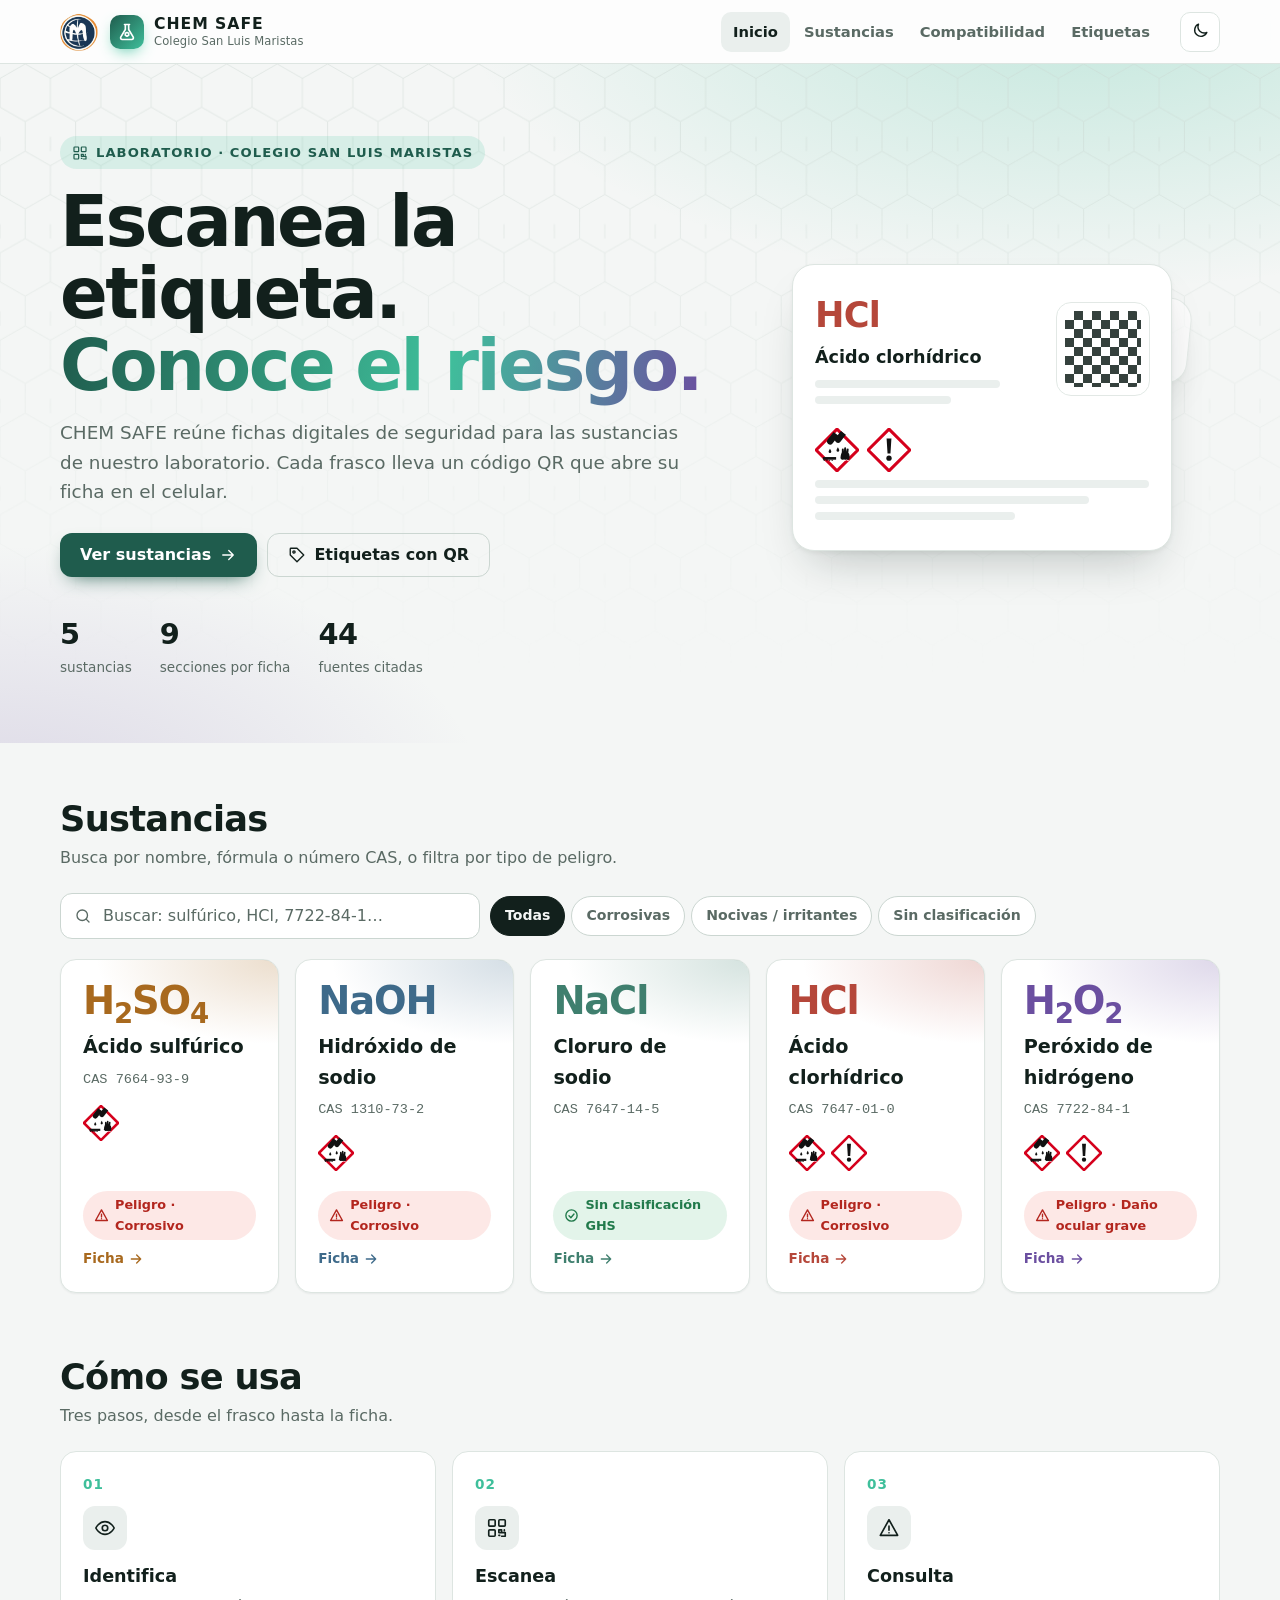
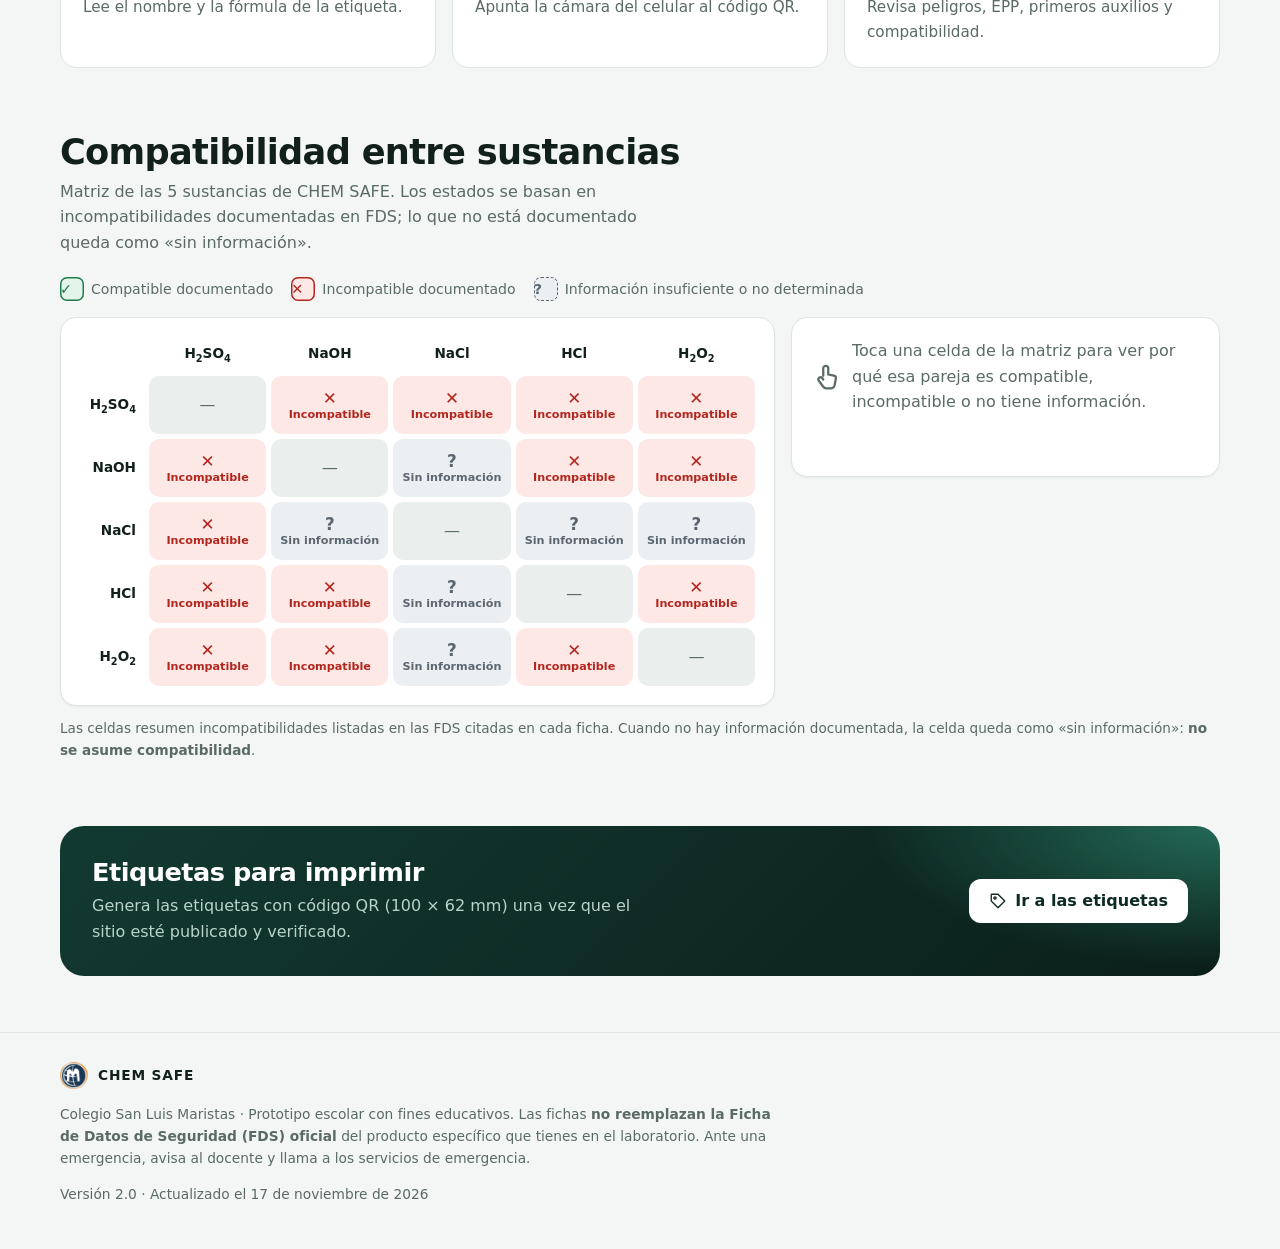
<file: index.html>
<!DOCTYPE html>
<html lang="es">
<head>
<meta charset="utf-8">
<meta name="viewport" content="width=device-width, initial-scale=1">
<title>CHEM SAFE · Fichas de seguridad química con QR</title>
<meta name="description" content="CHEM SAFE: fichas educativas de seguridad química consultables mediante código QR.">
<meta name="theme-color" content="#0f1f1b">
<link rel="icon" href="assets/img/favicon.svg" type="image/svg+xml">
<link rel="stylesheet" href="assets/css/styles.css">
<script>document.documentElement.classList.add("js");try{var t=localStorage.getItem("chemsafe-theme");if(t==="dark"||t==="light")document.documentElement.setAttribute("data-theme",t)}catch(e){}</script>
</head>
<body>
<header class="topbar"><div class="wrap"><a class="school" href="index.html" title="Colegio San Luis Maristas"><img src="assets/img/logo-maristas.png" alt="Logo del Colegio San Luis Maristas" width="38" height="38"></a><a class="brand" href="index.html"><span class="mark"><svg viewBox="0 0 24 24" fill="none" stroke="currentColor" stroke-width="2" stroke-linecap="round" stroke-linejoin="round" aria-hidden="true"><path d="M9 3h6M10 3v6l-5.5 9.2A2 2 0 0 0 6.2 21h11.6a2 2 0 0 0 1.7-2.8L14 9V3"/><path d="M12 12.5l2 1v2.5l-2 1-2-1v-2.5z"/></svg></span><span>CHEM SAFE<small>Colegio San Luis Maristas</small></span></a><nav aria-label="Principal"><a href="index.html" aria-current="page">Inicio</a><a href="index.html#sustancias" class="opt">Sustancias</a><a href="index.html#compatibilidad" class="opt">Compatibilidad</a><a href="etiquetas.html">Etiquetas</a></nav><button class="theme-btn" type="button" data-theme-toggle aria-label="Cambiar entre modo claro y oscuro"><span class="moon"><svg viewBox="0 0 24 24" fill="none" stroke="currentColor" stroke-width="1.8" stroke-linecap="round" stroke-linejoin="round" aria-hidden="true"><path d="M20 14.5A8 8 0 0 1 9.5 4 8 8 0 1 0 20 14.5z"/></svg></span><span class="sun"><svg viewBox="0 0 24 24" fill="none" stroke="currentColor" stroke-width="1.8" stroke-linecap="round" stroke-linejoin="round" aria-hidden="true"><circle cx="12" cy="12" r="4"/><path d="M12 2v2M12 20v2M4.9 4.9l1.4 1.4M17.7 17.7l1.4 1.4M2 12h2M20 12h2M4.9 19.1l1.4-1.4M17.7 6.3l1.4-1.4"/></svg></span></button></div></header><section class="home-hero"><svg class="hex" aria-hidden="true" width="100%" height="100%"><defs><pattern id="hx" width="56" height="97" patternUnits="userSpaceOnUse" patternTransform="scale(.9)"><path d="M28 0l28 16v32L28 64 0 48V16zM28 64v33M0 97V81M56 97V81" fill="none" stroke="currentColor" stroke-width="1"/></pattern></defs><rect width="100%" height="100%" fill="url(#hx)"/></svg><div class="wrap grid"><div><span class="eyebrow"><svg viewBox="0 0 24 24" fill="none" stroke="currentColor" stroke-width="1.8" stroke-linecap="round" stroke-linejoin="round" aria-hidden="true"><rect x="3" y="3" width="7" height="7" rx="1"/><rect x="14" y="3" width="7" height="7" rx="1"/><rect x="3" y="14" width="7" height="7" rx="1"/><path d="M14 14h3v3h-3zM20 14v1M14 20h1M17 17h4v4h-4"/></svg>Laboratorio · Colegio San Luis Maristas</span><h1>Escanea la etiqueta.<br><em>Conoce el riesgo.</em></h1><p class="lead">CHEM SAFE reúne fichas digitales de seguridad para las sustancias de nuestro laboratorio. Cada frasco lleva un código QR que abre su ficha en el celular.</p><div class="cta"><a class="btn" href="#sustancias">Ver sustancias <svg viewBox="0 0 24 24" fill="none" stroke="currentColor" stroke-width="1.8" stroke-linecap="round" stroke-linejoin="round" aria-hidden="true"><path d="M5 12h14M13 6l6 6-6 6"/></svg></a><a class="btn ghost" href="etiquetas.html"><svg viewBox="0 0 24 24" fill="none" stroke="currentColor" stroke-width="1.8" stroke-linecap="round" stroke-linejoin="round" aria-hidden="true"><path d="M3 12V4a1 1 0 0 1 1-1h8l9 9-9 9z"/><circle cx="8" cy="8" r="1.5"/></svg>Etiquetas con QR</a></div><div class="stats"><div><b>5</b><span>sustancias</span></div><div><b>9</b><span>secciones por ficha</span></div><div><b>44</b><span>fuentes citadas</span></div></div></div><div class="preview" aria-hidden="true"><div class="card"><div class="row"><div style="flex:1"><div class="fm" style="color:#b5473a">HCl</div><div style="font-weight:800;font-size:1.1rem">Ácido clorhídrico</div><div class="bar m"></div><div class="bar s"></div></div><div class="qrbox"></div></div><div style="display:flex;gap:8px;margin-top:16px"><img src="assets/img/ghs05.svg" alt="Pictograma GHS05: Corrosión" width="44" height="44"><img src="assets/img/ghs07.svg" alt="Pictograma GHS07: Nocivo / irritante" width="44" height="44"></div><div class="bar"></div><div class="bar m"></div><div class="bar s"></div></div><div class="card"><div class="bar"></div><div class="bar s"></div></div></div></div></section><main class="wrap"><section class="block" id="sustancias"><div class="block-head"><div><h2>Sustancias</h2><p>Busca por nombre, fórmula o número CAS, o filtra por tipo de peligro.</p></div></div><div class="toolbar"><label class="search"><span class="sr-only">Buscar sustancia</span><svg viewBox="0 0 24 24" fill="none" stroke="currentColor" stroke-width="1.8" stroke-linecap="round" stroke-linejoin="round" aria-hidden="true"><circle cx="11" cy="11" r="7"/><path d="m20 20-3.5-3.5"/></svg><input type="search" id="q" placeholder="Buscar: sulfúrico, HCl, 7722-84-1…" autocomplete="off"></label><div class="filters" role="group" aria-label="Filtrar por peligro"><button type="button" data-filter="all" aria-pressed="true">Todas</button><button type="button" data-filter="ghs05" aria-pressed="false">Corrosivas</button><button type="button" data-filter="ghs07" aria-pressed="false">Nocivas / irritantes</button><button type="button" data-filter="none" aria-pressed="false">Sin clasificación</button></div></div><div class="subs"><a class="sub reveal" style="--accent:#a8691e;--accent-soft:#f6ebd9" href="fichas/acido-sulfurico.html" data-tags="ghs05" data-search="ácido sulfúrico h₂so₄ h2so4 7664-93-9 aceite de vitriolo (nombre histórico) ácido sulfúrico"><span class="f">H<sub>2</sub>SO<sub>4</sub></span><span class="nm">Ácido sulfúrico</span><span class="cas">CAS 7664-93-9</span><span class="pics"><img src="assets/img/ghs05.svg" alt="Pictograma GHS05: Corrosión" width="36" height="36"></span><span class="foot"><span class="pill bad"><svg viewBox="0 0 24 24" fill="none" stroke="currentColor" stroke-width="2.2" stroke-linecap="round" stroke-linejoin="round" aria-hidden="true"><path d="M12 3 2.5 20h19z"/><path d="M12 10v4.5M12 17.2v.1"/></svg>Peligro · Corrosivo</span><span class="go">Ficha <svg viewBox="0 0 24 24" fill="none" stroke="currentColor" stroke-width="2" stroke-linecap="round" stroke-linejoin="round" aria-hidden="true"><path d="M5 12h14M13 6l6 6-6 6"/></svg></span></span></a><a class="sub reveal" style="--accent:#3e6a8a;--accent-soft:#e4edf4" href="fichas/hidroxido-de-sodio.html" data-tags="ghs05" data-search="hidróxido de sodio naoh naoh 1310-73-2 soda cáustica hidróxido sódico; soda cáustica (nombre común)"><span class="f">NaOH</span><span class="nm">Hidróxido de sodio</span><span class="cas">CAS 1310-73-2</span><span class="pics"><img src="assets/img/ghs05.svg" alt="Pictograma GHS05: Corrosión" width="36" height="36"></span><span class="foot"><span class="pill bad"><svg viewBox="0 0 24 24" fill="none" stroke="currentColor" stroke-width="2.2" stroke-linecap="round" stroke-linejoin="round" aria-hidden="true"><path d="M12 3 2.5 20h19z"/><path d="M12 10v4.5M12 17.2v.1"/></svg>Peligro · Corrosivo</span><span class="go">Ficha <svg viewBox="0 0 24 24" fill="none" stroke="currentColor" stroke-width="2" stroke-linecap="round" stroke-linejoin="round" aria-hidden="true"><path d="M5 12h14M13 6l6 6-6 6"/></svg></span></span></a><a class="sub reveal" style="--accent:#3f7f6e;--accent-soft:#e4f0ec" href="fichas/cloruro-de-sodio.html" data-tags="none" data-search="cloruro de sodio nacl nacl 7647-14-5 sal de mesa, sal común cloruro sódico; sal común"><span class="f">NaCl</span><span class="nm">Cloruro de sodio</span><span class="cas">CAS 7647-14-5</span><span class="pics"></span><span class="foot"><span class="pill ok"><svg viewBox="0 0 24 24" fill="none" stroke="currentColor" stroke-width="2.2" stroke-linecap="round" stroke-linejoin="round" aria-hidden="true"><circle cx="12" cy="12" r="9"/><path d="M8 12.5l3 3 5-6"/></svg>Sin clasificación GHS</span><span class="go">Ficha <svg viewBox="0 0 24 24" fill="none" stroke="currentColor" stroke-width="2" stroke-linecap="round" stroke-linejoin="round" aria-hidden="true"><path d="M5 12h14M13 6l6 6-6 6"/></svg></span></span></a><a class="sub reveal" style="--accent:#b5473a;--accent-soft:#f7e3df" href="fichas/acido-clorhidrico.html" data-tags="ghs05 ghs07" data-search="ácido clorhídrico hcl hcl 7647-01-0 ácido muriático; espíritu de sal (nombres comerciales e históricos) ácido clorhídrico"><span class="f">HCl</span><span class="nm">Ácido clorhídrico</span><span class="cas">CAS 7647-01-0</span><span class="pics"><img src="assets/img/ghs05.svg" alt="Pictograma GHS05: Corrosión" width="36" height="36"><img src="assets/img/ghs07.svg" alt="Pictograma GHS07: Nocivo / irritante" width="36" height="36"></span><span class="foot"><span class="pill bad"><svg viewBox="0 0 24 24" fill="none" stroke="currentColor" stroke-width="2.2" stroke-linecap="round" stroke-linejoin="round" aria-hidden="true"><path d="M12 3 2.5 20h19z"/><path d="M12 10v4.5M12 17.2v.1"/></svg>Peligro · Corrosivo</span><span class="go">Ficha <svg viewBox="0 0 24 24" fill="none" stroke="currentColor" stroke-width="2" stroke-linecap="round" stroke-linejoin="round" aria-hidden="true"><path d="M5 12h14M13 6l6 6-6 6"/></svg></span></span></a><a class="sub reveal" style="--accent:#6b4fa0;--accent-soft:#ece6f6" href="fichas/peroxido-de-hidrogeno.html" data-tags="ghs05 ghs07" data-search="peróxido de hidrógeno h₂o₂ h2o2 7722-84-1 agua oxigenada; perhidrol (solución ≈ 30 %) peróxido de hidrógeno"><span class="f">H<sub>2</sub>O<sub>2</sub></span><span class="nm">Peróxido de hidrógeno</span><span class="cas">CAS 7722-84-1</span><span class="pics"><img src="assets/img/ghs05.svg" alt="Pictograma GHS05: Corrosión" width="36" height="36"><img src="assets/img/ghs07.svg" alt="Pictograma GHS07: Nocivo / irritante" width="36" height="36"></span><span class="foot"><span class="pill bad"><svg viewBox="0 0 24 24" fill="none" stroke="currentColor" stroke-width="2.2" stroke-linecap="round" stroke-linejoin="round" aria-hidden="true"><path d="M12 3 2.5 20h19z"/><path d="M12 10v4.5M12 17.2v.1"/></svg>Peligro · Daño ocular grave</span><span class="go">Ficha <svg viewBox="0 0 24 24" fill="none" stroke="currentColor" stroke-width="2" stroke-linecap="round" stroke-linejoin="round" aria-hidden="true"><path d="M5 12h14M13 6l6 6-6 6"/></svg></span></span></a></div><p class="empty" id="empty">No hay sustancias que coincidan con la búsqueda.</p></section><section class="block"><div class="block-head"><div><h2>Cómo se usa</h2><p>Tres pasos, desde el frasco hasta la ficha.</p></div></div><ol class="how"><li class="reveal"><div class="ic"><svg viewBox="0 0 24 24" fill="none" stroke="currentColor" stroke-width="1.8" stroke-linecap="round" stroke-linejoin="round" aria-hidden="true"><path d="M2 12s3.5-7 10-7 10 7 10 7-3.5 7-10 7S2 12 2 12z"/><circle cx="12" cy="12" r="3"/></svg></div><strong>Identifica</strong><span>Lee el nombre y la fórmula de la etiqueta.</span></li><li class="reveal"><div class="ic"><svg viewBox="0 0 24 24" fill="none" stroke="currentColor" stroke-width="1.8" stroke-linecap="round" stroke-linejoin="round" aria-hidden="true"><rect x="3" y="3" width="7" height="7" rx="1"/><rect x="14" y="3" width="7" height="7" rx="1"/><rect x="3" y="14" width="7" height="7" rx="1"/><path d="M14 14h3v3h-3zM20 14v1M14 20h1M17 17h4v4h-4"/></svg></div><strong>Escanea</strong><span>Apunta la cámara del celular al código QR.</span></li><li class="reveal"><div class="ic"><svg viewBox="0 0 24 24" fill="none" stroke="currentColor" stroke-width="1.8" stroke-linecap="round" stroke-linejoin="round" aria-hidden="true"><path d="M12 3 2.5 20h19z"/><path d="M12 10v4.5M12 17.2v.1"/></svg></div><strong>Consulta</strong><span>Revisa peligros, EPP, primeros auxilios y compatibilidad.</span></li></ol></section><section class="block" id="compatibilidad"><div class="block-head"><div><h2>Compatibilidad entre sustancias</h2><p>Matriz de las 5 sustancias de CHEM SAFE. Los estados se basan en incompatibilidades documentadas en FDS; lo que no está documentado queda como «sin información».</p></div></div><div class="legend" role="list"><span role="listitem"><span class="st ok" aria-hidden="true">✓</span>Compatible documentado</span><span role="listitem"><span class="st bad" aria-hidden="true">✕</span>Incompatible documentado</span><span role="listitem"><span class="st nd" aria-hidden="true">?</span>Información insuficiente o no determinada</span></div><div class="xwrap"><div class="xcard"><div class="scroll-x"><table class="xmatrix" aria-label="Compatibilidad entre las sustancias de CHEM SAFE"><thead><tr><th></th><th scope="col">H<sub>2</sub>SO<sub>4</sub></th><th scope="col">NaOH</th><th scope="col">NaCl</th><th scope="col">HCl</th><th scope="col">H<sub>2</sub>O<sub>2</sub></th></tr></thead><tbody><tr><th scope="row">H<sub>2</sub>SO<sub>4</sub></th><td class="diag" aria-label="misma sustancia">—</td><td class="bad"><button type="button" data-pair="Ácido sulfúrico + Hidróxido de sodio" data-state="bad" data-label="Incompatible documentado" data-detail="Las FDS del ácido sulfúrico listan las bases fuertes como incompatibles y la del hidróxido de sodio lista los ácidos fuertes: la neutralización directa es violenta y desprende mucho calor. (Ficha H₂SO₄ [3,4,8]; ficha NaOH [1])." aria-label="Ácido sulfúrico + Hidróxido de sodio: Incompatible"><span class="st bad" aria-hidden="true">✕</span><span class="lbl-sm">Incompatible</span></button></td><td class="bad"><button type="button" data-pair="Ácido sulfúrico + Cloruro de sodio" data-state="bad" data-label="Incompatible documentado" data-detail="La FDS del ácido sulfúrico lista los haluros (como el NaCl) como incompatibles. Se refiere al ácido concentrado: no se almacenan juntos ni se mezclan. (Ficha H₂SO₄ [8,9])." aria-label="Ácido sulfúrico + Cloruro de sodio: Incompatible"><span class="st bad" aria-hidden="true">✕</span><span class="lbl-sm">Incompatible</span></button></td><td class="bad"><button type="button" data-pair="Ácido sulfúrico + Ácido clorhídrico" data-state="bad" data-label="Incompatible documentado" data-detail="La mezcla con ácido sulfúrico concentrado puede desprender cloruro de hidrógeno gaseoso tóxico a velocidad peligrosa (NOAA CAMEO Chemicals). (Ficha HCl)." aria-label="Ácido sulfúrico + Ácido clorhídrico: Incompatible"><span class="st bad" aria-hidden="true">✕</span><span class="lbl-sm">Incompatible</span></button></td><td class="bad"><button type="button" data-pair="Ácido sulfúrico + Peróxido de hidrógeno" data-state="bad" data-label="Incompatible documentado" data-detail="Una FDS de Millipore para solución 30–35 % nombra el ácido sulfúrico entre las sustancias con riesgo de explosión. (Ficha H₂O₂)." aria-label="Ácido sulfúrico + Peróxido de hidrógeno: Incompatible"><span class="st bad" aria-hidden="true">✕</span><span class="lbl-sm">Incompatible</span></button></td></tr><tr><th scope="row">NaOH</th><td class="bad"><button type="button" data-pair="Hidróxido de sodio + Ácido sulfúrico" data-state="bad" data-label="Incompatible documentado" data-detail="Las FDS del ácido sulfúrico listan las bases fuertes como incompatibles y la del hidróxido de sodio lista los ácidos fuertes: la neutralización directa es violenta y desprende mucho calor. (Ficha H₂SO₄ [3,4,8]; ficha NaOH [1])." aria-label="Hidróxido de sodio + Ácido sulfúrico: Incompatible"><span class="st bad" aria-hidden="true">✕</span><span class="lbl-sm">Incompatible</span></button></td><td class="diag" aria-label="misma sustancia">—</td><td class="nd"><button type="button" data-pair="Hidróxido de sodio + Cloruro de sodio" data-state="nd" data-label="Información insuficiente o no determinada" data-detail="Ninguna de las FDS consultadas menciona esta pareja. No se asume compatibilidad." aria-label="Hidróxido de sodio + Cloruro de sodio: Sin información"><span class="st nd" aria-hidden="true">?</span><span class="lbl-sm">Sin información</span></button></td><td class="bad"><button type="button" data-pair="Hidróxido de sodio + Ácido clorhídrico" data-state="bad" data-label="Incompatible documentado" data-detail="Las bases fuertes están listadas como incompatibles y la reacción con hidróxido de sodio puede ser violenta (FDS Fisher Scientific; NOAA CAMEO Chemicals; NIOSH). (Ficha HCl)." aria-label="Hidróxido de sodio + Ácido clorhídrico: Incompatible"><span class="st bad" aria-hidden="true">✕</span><span class="lbl-sm">Incompatible</span></button></td><td class="bad"><button type="button" data-pair="Hidróxido de sodio + Peróxido de hidrógeno" data-state="bad" data-label="Incompatible documentado" data-detail="La FDS de Millipore indica riesgo de explosión con hidróxidos alcalinos y reacción exotérmica con hidróxido de sodio; Flinn lista las bases fuertes como incompatibles. (Ficha H₂O₂)." aria-label="Hidróxido de sodio + Peróxido de hidrógeno: Incompatible"><span class="st bad" aria-hidden="true">✕</span><span class="lbl-sm">Incompatible</span></button></td></tr><tr><th scope="row">NaCl</th><td class="bad"><button type="button" data-pair="Cloruro de sodio + Ácido sulfúrico" data-state="bad" data-label="Incompatible documentado" data-detail="La FDS del ácido sulfúrico lista los haluros (como el NaCl) como incompatibles. Se refiere al ácido concentrado: no se almacenan juntos ni se mezclan. (Ficha H₂SO₄ [8,9])." aria-label="Cloruro de sodio + Ácido sulfúrico: Incompatible"><span class="st bad" aria-hidden="true">✕</span><span class="lbl-sm">Incompatible</span></button></td><td class="nd"><button type="button" data-pair="Cloruro de sodio + Hidróxido de sodio" data-state="nd" data-label="Información insuficiente o no determinada" data-detail="Ninguna de las FDS consultadas menciona esta pareja. No se asume compatibilidad." aria-label="Cloruro de sodio + Hidróxido de sodio: Sin información"><span class="st nd" aria-hidden="true">?</span><span class="lbl-sm">Sin información</span></button></td><td class="diag" aria-label="misma sustancia">—</td><td class="nd"><button type="button" data-pair="Cloruro de sodio + Ácido clorhídrico" data-state="nd" data-label="Información insuficiente o no determinada" data-detail="Ninguna de las fuentes consultadas documenta la combinación; no se asume compatibilidad. (Ficha HCl)." aria-label="Cloruro de sodio + Ácido clorhídrico: Sin información"><span class="st nd" aria-hidden="true">?</span><span class="lbl-sm">Sin información</span></button></td><td class="nd"><button type="button" data-pair="Cloruro de sodio + Peróxido de hidrógeno" data-state="nd" data-label="Información insuficiente o no determinada" data-detail="Ninguna de las FDS consultadas menciona el cloruro de sodio ni los cloruros; no se asume compatibilidad. (Ficha H₂O₂)." aria-label="Cloruro de sodio + Peróxido de hidrógeno: Sin información"><span class="st nd" aria-hidden="true">?</span><span class="lbl-sm">Sin información</span></button></td></tr><tr><th scope="row">HCl</th><td class="bad"><button type="button" data-pair="Ácido clorhídrico + Ácido sulfúrico" data-state="bad" data-label="Incompatible documentado" data-detail="La mezcla con ácido sulfúrico concentrado puede desprender cloruro de hidrógeno gaseoso tóxico a velocidad peligrosa (NOAA CAMEO Chemicals). (Ficha HCl)." aria-label="Ácido clorhídrico + Ácido sulfúrico: Incompatible"><span class="st bad" aria-hidden="true">✕</span><span class="lbl-sm">Incompatible</span></button></td><td class="bad"><button type="button" data-pair="Ácido clorhídrico + Hidróxido de sodio" data-state="bad" data-label="Incompatible documentado" data-detail="Las bases fuertes están listadas como incompatibles y la reacción con hidróxido de sodio puede ser violenta (FDS Fisher Scientific; NOAA CAMEO Chemicals; NIOSH). (Ficha HCl)." aria-label="Ácido clorhídrico + Hidróxido de sodio: Incompatible"><span class="st bad" aria-hidden="true">✕</span><span class="lbl-sm">Incompatible</span></button></td><td class="nd"><button type="button" data-pair="Ácido clorhídrico + Cloruro de sodio" data-state="nd" data-label="Información insuficiente o no determinada" data-detail="Ninguna de las fuentes consultadas documenta la combinación; no se asume compatibilidad. (Ficha HCl)." aria-label="Ácido clorhídrico + Cloruro de sodio: Sin información"><span class="st nd" aria-hidden="true">?</span><span class="lbl-sm">Sin información</span></button></td><td class="diag" aria-label="misma sustancia">—</td><td class="bad"><button type="button" data-pair="Ácido clorhídrico + Peróxido de hidrógeno" data-state="bad" data-label="Incompatible documentado" data-detail="Una FDS lista los peróxidos entre los oxidantes que liberan cloro con el ácido, y otra lista los oxidantes fuertes como incompatibles (FDS Alliance Chemical; FDS Fisher Scientific). (Ficha HCl)." aria-label="Ácido clorhídrico + Peróxido de hidrógeno: Incompatible"><span class="st bad" aria-hidden="true">✕</span><span class="lbl-sm">Incompatible</span></button></td></tr><tr><th scope="row">H<sub>2</sub>O<sub>2</sub></th><td class="bad"><button type="button" data-pair="Peróxido de hidrógeno + Ácido sulfúrico" data-state="bad" data-label="Incompatible documentado" data-detail="Una FDS de Millipore para solución 30–35 % nombra el ácido sulfúrico entre las sustancias con riesgo de explosión. (Ficha H₂O₂)." aria-label="Peróxido de hidrógeno + Ácido sulfúrico: Incompatible"><span class="st bad" aria-hidden="true">✕</span><span class="lbl-sm">Incompatible</span></button></td><td class="bad"><button type="button" data-pair="Peróxido de hidrógeno + Hidróxido de sodio" data-state="bad" data-label="Incompatible documentado" data-detail="La FDS de Millipore indica riesgo de explosión con hidróxidos alcalinos y reacción exotérmica con hidróxido de sodio; Flinn lista las bases fuertes como incompatibles. (Ficha H₂O₂)." aria-label="Peróxido de hidrógeno + Hidróxido de sodio: Incompatible"><span class="st bad" aria-hidden="true">✕</span><span class="lbl-sm">Incompatible</span></button></td><td class="nd"><button type="button" data-pair="Peróxido de hidrógeno + Cloruro de sodio" data-state="nd" data-label="Información insuficiente o no determinada" data-detail="Ninguna de las FDS consultadas menciona el cloruro de sodio ni los cloruros; no se asume compatibilidad. (Ficha H₂O₂)." aria-label="Peróxido de hidrógeno + Cloruro de sodio: Sin información"><span class="st nd" aria-hidden="true">?</span><span class="lbl-sm">Sin información</span></button></td><td class="bad"><button type="button" data-pair="Peróxido de hidrógeno + Ácido clorhídrico" data-state="bad" data-label="Incompatible documentado" data-detail="Una FDS lista los peróxidos entre los oxidantes que liberan cloro con el ácido, y otra lista los oxidantes fuertes como incompatibles (FDS Alliance Chemical; FDS Fisher Scientific). (Ficha HCl)." aria-label="Peróxido de hidrógeno + Ácido clorhídrico: Incompatible"><span class="st bad" aria-hidden="true">✕</span><span class="lbl-sm">Incompatible</span></button></td><td class="diag" aria-label="misma sustancia">—</td></tr></tbody></table></div></div><div class="xdetail" aria-live="polite"><div class="hint"><svg viewBox="0 0 24 24" fill="none" stroke="currentColor" stroke-width="1.8" stroke-linecap="round" stroke-linejoin="round" aria-hidden="true"><path d="M9 11V5a2 2 0 0 1 4 0v5l4.5.9a2 2 0 0 1 1.6 2.3L18 19a3 3 0 0 1-3 2h-3.6a3 3 0 0 1-2.4-1.2L5.5 15a1.7 1.7 0 0 1 2.6-2.2L9 14"/></svg><span>Toca una celda de la matriz para ver por qué esa pareja es compatible, incompatible o no tiene información.</span></div></div></div><p class="xnote">Las celdas resumen incompatibilidades listadas en las FDS citadas en cada ficha. Cuando no hay información documentada, la celda queda como «sin información»: <strong>no se asume compatibilidad</strong>.</p></section><section class="cta-band reveal"><div><h2>Etiquetas para imprimir</h2><p>Genera las etiquetas con código QR (100 × 62 mm) una vez que el sitio esté publicado y verificado.</p></div><a class="btn" href="etiquetas.html"><svg viewBox="0 0 24 24" fill="none" stroke="currentColor" stroke-width="1.8" stroke-linecap="round" stroke-linejoin="round" aria-hidden="true"><path d="M3 12V4a1 1 0 0 1 1-1h8l9 9-9 9z"/><circle cx="8" cy="8" r="1.5"/></svg>Ir a las etiquetas</a></section></main><footer class="site"><div class="wrap"><div class="fbrand"><img src="assets/img/logo-maristas.png" alt="" width="28" height="28">CHEM SAFE</div><p>Colegio San Luis Maristas · Prototipo escolar con fines educativos. Las fichas <strong>no reemplazan la Ficha de Datos de Seguridad (FDS) oficial</strong> del producto específico que tienes en el laboratorio. Ante una emergencia, avisa al docente y llama a los servicios de emergencia.</p><p>Versión 2.0 · Actualizado el 17 de noviembre de 2026</p></div></footer><script src="assets/js/app.js"></script>
</body>
</html>
</file>
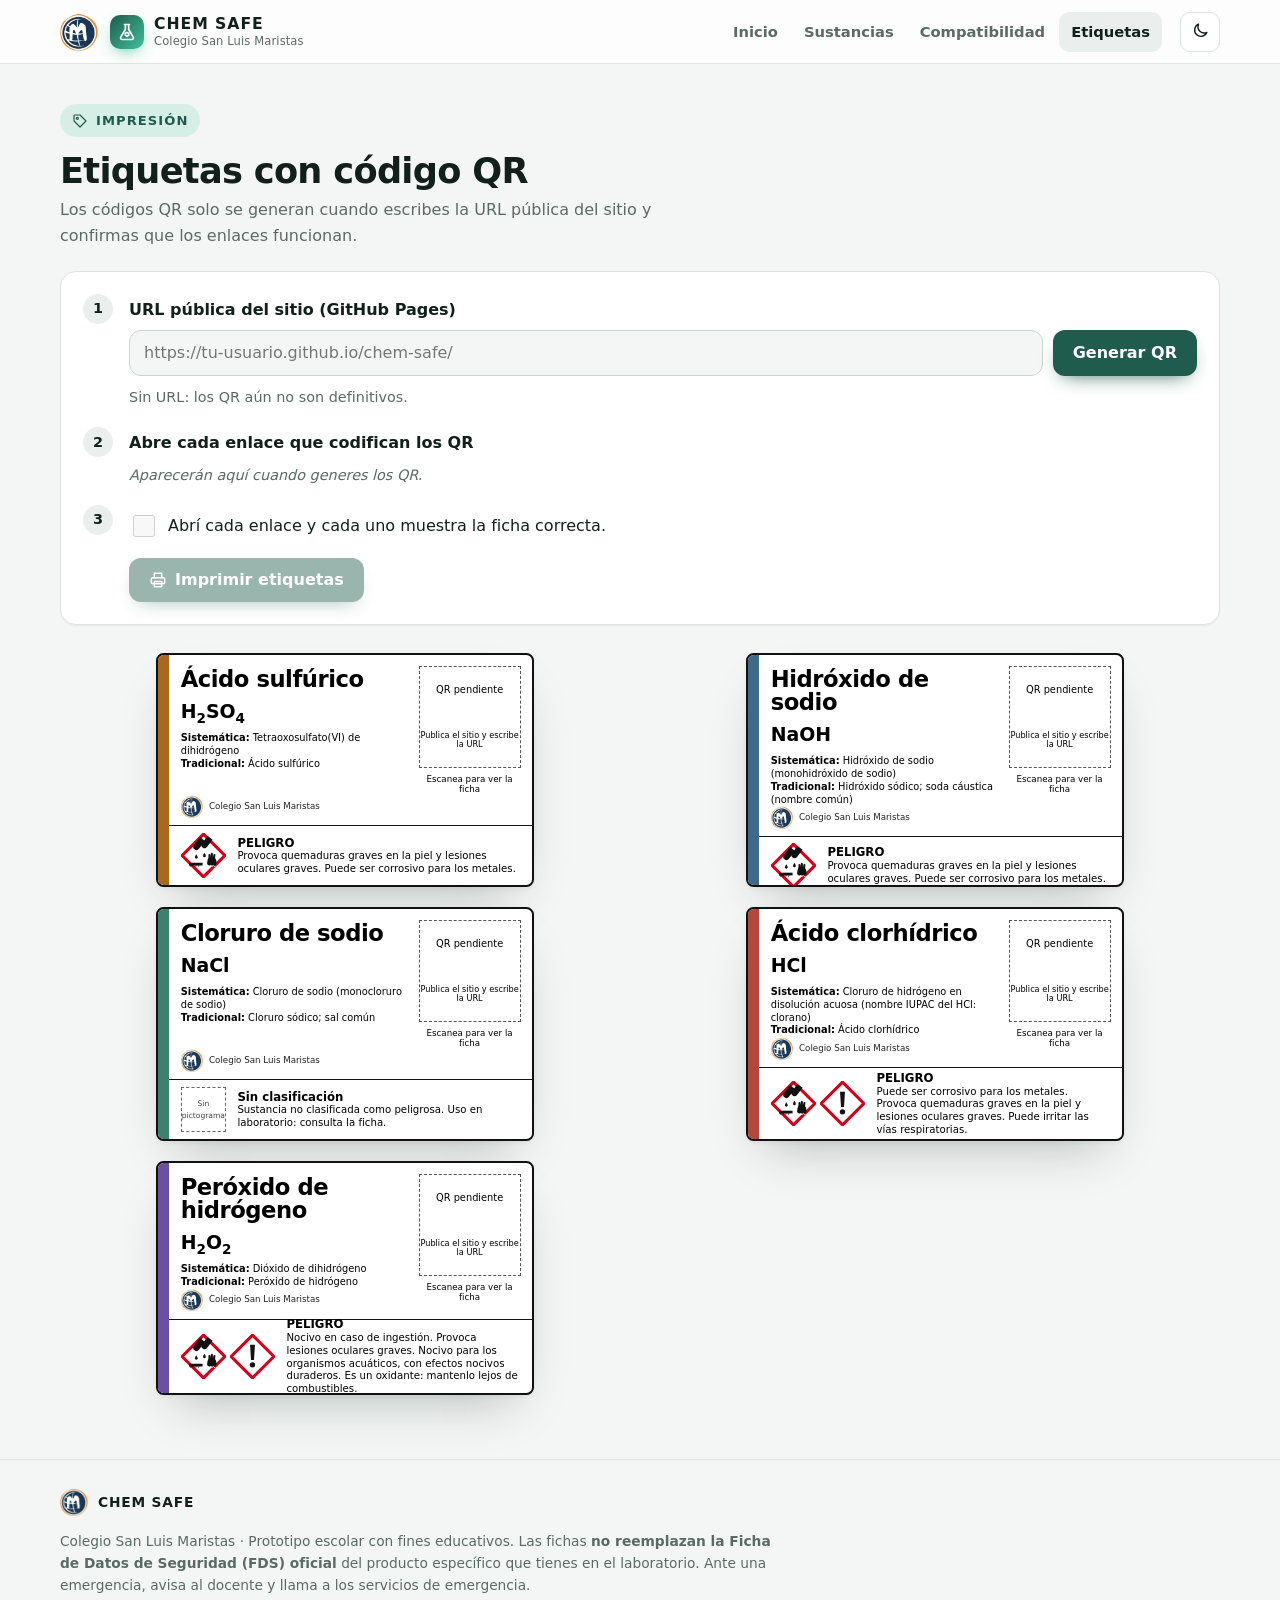
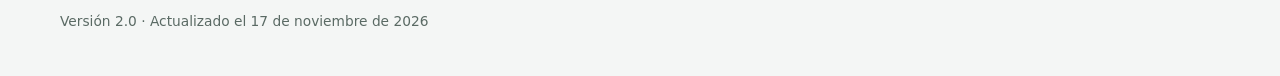
<file: etiquetas.html>
<!DOCTYPE html>
<html lang="es">
<head>
<meta charset="utf-8">
<meta name="viewport" content="width=device-width, initial-scale=1">
<title>Etiquetas · CHEM SAFE</title>
<meta name="description" content="CHEM SAFE: fichas educativas de seguridad química consultables mediante código QR.">
<meta name="theme-color" content="#0f1f1b">
<link rel="icon" href="assets/img/favicon.svg" type="image/svg+xml">
<link rel="stylesheet" href="assets/css/styles.css">
<link rel="stylesheet" href="assets/css/labels.css">
<script>document.documentElement.classList.add("js");try{var t=localStorage.getItem("chemsafe-theme");if(t==="dark"||t==="light")document.documentElement.setAttribute("data-theme",t)}catch(e){}</script>
</head>
<body>
<header class="topbar"><div class="wrap"><a class="school" href="index.html" title="Colegio San Luis Maristas"><img src="assets/img/logo-maristas.png" alt="Logo del Colegio San Luis Maristas" width="38" height="38"></a><a class="brand" href="index.html"><span class="mark"><svg viewBox="0 0 24 24" fill="none" stroke="currentColor" stroke-width="2" stroke-linecap="round" stroke-linejoin="round" aria-hidden="true"><path d="M9 3h6M10 3v6l-5.5 9.2A2 2 0 0 0 6.2 21h11.6a2 2 0 0 0 1.7-2.8L14 9V3"/><path d="M12 12.5l2 1v2.5l-2 1-2-1v-2.5z"/></svg></span><span>CHEM SAFE<small>Colegio San Luis Maristas</small></span></a><nav aria-label="Principal"><a href="index.html">Inicio</a><a href="index.html#sustancias" class="opt">Sustancias</a><a href="index.html#compatibilidad" class="opt">Compatibilidad</a><a href="etiquetas.html" aria-current="page">Etiquetas</a></nav><button class="theme-btn" type="button" data-theme-toggle aria-label="Cambiar entre modo claro y oscuro"><span class="moon"><svg viewBox="0 0 24 24" fill="none" stroke="currentColor" stroke-width="1.8" stroke-linecap="round" stroke-linejoin="round" aria-hidden="true"><path d="M20 14.5A8 8 0 0 1 9.5 4 8 8 0 1 0 20 14.5z"/></svg></span><span class="sun"><svg viewBox="0 0 24 24" fill="none" stroke="currentColor" stroke-width="1.8" stroke-linecap="round" stroke-linejoin="round" aria-hidden="true"><circle cx="12" cy="12" r="4"/><path d="M12 2v2M12 20v2M4.9 4.9l1.4 1.4M17.7 17.7l1.4 1.4M2 12h2M20 12h2M4.9 19.1l1.4-1.4M17.7 6.3l1.4-1.4"/></svg></span></button></div></header><main class="wrap"><section class="block" style="padding-top:40px"><div class="block-head"><div><span class="eyebrow"><svg viewBox="0 0 24 24" fill="none" stroke="currentColor" stroke-width="1.8" stroke-linecap="round" stroke-linejoin="round" aria-hidden="true"><path d="M3 12V4a1 1 0 0 1 1-1h8l9 9-9 9z"/><circle cx="8" cy="8" r="1.5"/></svg>Impresión</span><h2 style="margin-top:14px">Etiquetas con código QR</h2><p>Los códigos QR solo se generan cuando escribes la URL pública del sitio y confirmas que los enlaces funcionan.</p></div></div><section class="controls" aria-label="Configuración"><ol class="steps"><li><label class="lb" for="base-url">URL pública del sitio (GitHub Pages)</label><div class="row"><input id="base-url" type="url" inputmode="url" placeholder="https://tu-usuario.github.io/chem-safe/" autocomplete="off"><button class="btn" id="apply" type="button">Generar QR</button></div><p id="status" role="status"></p></li><li><p class="lb">Abre cada enlace que codifican los QR</p><ul id="links"></ul></li><li><label class="ck"><input type="checkbox" id="confirm" disabled><span>Abrí cada enlace y cada uno muestra la ficha correcta.</span></label><button class="btn" id="print" type="button" disabled><svg viewBox="0 0 24 24" fill="none" stroke="currentColor" stroke-width="1.8" stroke-linecap="round" stroke-linejoin="round" aria-hidden="true"><path d="M7 9V3h10v6"/><rect x="3" y="9" width="18" height="8" rx="2"/><path d="M7 14h10v7H7z"/></svg>Imprimir etiquetas</button></li></ol></section><div class="sheet" aria-label="Vista previa de etiquetas"><article class="label" style="--accent:#a8691e"><div class="info"><p class="nm">Ácido sulfúrico</p><p class="fm">H<sub>2</sub>SO<sub>4</sub></p><p class="nom"><b>Sistemática:</b> Tetraoxosulfato(VI) de dihidrógeno<br><b>Tradicional:</b> Ácido sulfúrico</p><div class="school-mark"><img src="assets/img/logo-maristas.png" alt="" width="20" height="20"><span>Colegio San Luis Maristas</span></div></div><div class="side"><div class="qr" data-qr="acido-sulfurico"></div><div class="scan">Escanea para ver la ficha</div></div><div class="foot"><div class="pics"><img src="assets/img/ghs05.svg" alt="Pictograma GHS05: Corrosión"></div><div class="w"><b>PELIGRO</b>Provoca quemaduras graves en la piel y lesiones oculares graves. Puede ser corrosivo para los metales.</div></div></article><article class="label" style="--accent:#3e6a8a"><div class="info"><p class="nm">Hidróxido de sodio</p><p class="fm">NaOH</p><p class="nom"><b>Sistemática:</b> Hidróxido de sodio (monohidróxido de sodio)<br><b>Tradicional:</b> Hidróxido sódico; soda cáustica (nombre común)</p><div class="school-mark"><img src="assets/img/logo-maristas.png" alt="" width="20" height="20"><span>Colegio San Luis Maristas</span></div></div><div class="side"><div class="qr" data-qr="hidroxido-de-sodio"></div><div class="scan">Escanea para ver la ficha</div></div><div class="foot"><div class="pics"><img src="assets/img/ghs05.svg" alt="Pictograma GHS05: Corrosión"></div><div class="w"><b>PELIGRO</b>Provoca quemaduras graves en la piel y lesiones oculares graves. Puede ser corrosivo para los metales.</div></div></article><article class="label" style="--accent:#3f7f6e"><div class="info"><p class="nm">Cloruro de sodio</p><p class="fm">NaCl</p><p class="nom"><b>Sistemática:</b> Cloruro de sodio (monocloruro de sodio)<br><b>Tradicional:</b> Cloruro sódico; sal común</p><div class="school-mark"><img src="assets/img/logo-maristas.png" alt="" width="20" height="20"><span>Colegio San Luis Maristas</span></div></div><div class="side"><div class="qr" data-qr="cloruro-de-sodio"></div><div class="scan">Escanea para ver la ficha</div></div><div class="foot"><div class="pics"><div class="nopic">Sin pictograma</div></div><div class="w"><b>Sin clasificación</b>Sustancia no clasificada como peligrosa. Uso en laboratorio: consulta la ficha.</div></div></article><article class="label" style="--accent:#b5473a"><div class="info"><p class="nm">Ácido clorhídrico</p><p class="fm">HCl</p><p class="nom"><b>Sistemática:</b> Cloruro de hidrógeno en disolución acuosa (nombre IUPAC del HCl: clorano)<br><b>Tradicional:</b> Ácido clorhídrico</p><div class="school-mark"><img src="assets/img/logo-maristas.png" alt="" width="20" height="20"><span>Colegio San Luis Maristas</span></div></div><div class="side"><div class="qr" data-qr="acido-clorhidrico"></div><div class="scan">Escanea para ver la ficha</div></div><div class="foot"><div class="pics"><img src="assets/img/ghs05.svg" alt="Pictograma GHS05: Corrosión"><img src="assets/img/ghs07.svg" alt="Pictograma GHS07: Nocivo / irritante"></div><div class="w"><b>PELIGRO</b>Puede ser corrosivo para los metales. Provoca quemaduras graves en la piel y lesiones oculares graves. Puede irritar las vías respiratorias.</div></div></article><article class="label" style="--accent:#6b4fa0"><div class="info"><p class="nm">Peróxido de hidrógeno</p><p class="fm">H<sub>2</sub>O<sub>2</sub></p><p class="nom"><b>Sistemática:</b> Dióxido de dihidrógeno<br><b>Tradicional:</b> Peróxido de hidrógeno</p><div class="school-mark"><img src="assets/img/logo-maristas.png" alt="" width="20" height="20"><span>Colegio San Luis Maristas</span></div></div><div class="side"><div class="qr" data-qr="peroxido-de-hidrogeno"></div><div class="scan">Escanea para ver la ficha</div></div><div class="foot"><div class="pics"><img src="assets/img/ghs05.svg" alt="Pictograma GHS05: Corrosión"><img src="assets/img/ghs07.svg" alt="Pictograma GHS07: Nocivo / irritante"></div><div class="w"><b>PELIGRO</b>Nocivo en caso de ingestión. Provoca lesiones oculares graves. Nocivo para los organismos acuáticos, con efectos nocivos duraderos. Es un oxidante: mantenlo lejos de combustibles.</div></div></article></div></section></main><footer class="site"><div class="wrap"><div class="fbrand"><img src="assets/img/logo-maristas.png" alt="" width="28" height="28">CHEM SAFE</div><p>Colegio San Luis Maristas · Prototipo escolar con fines educativos. Las fichas <strong>no reemplazan la Ficha de Datos de Seguridad (FDS) oficial</strong> del producto específico que tienes en el laboratorio. Ante una emergencia, avisa al docente y llama a los servicios de emergencia.</p><p>Versión 2.0 · Actualizado el 17 de noviembre de 2026</p></div></footer><script src="assets/js/qrcode.js"></script>
<script src="assets/js/config.js"></script>
<script src="assets/js/labels.js"></script>
<script src="assets/js/app.js"></script>
</body>
</html>
</file>
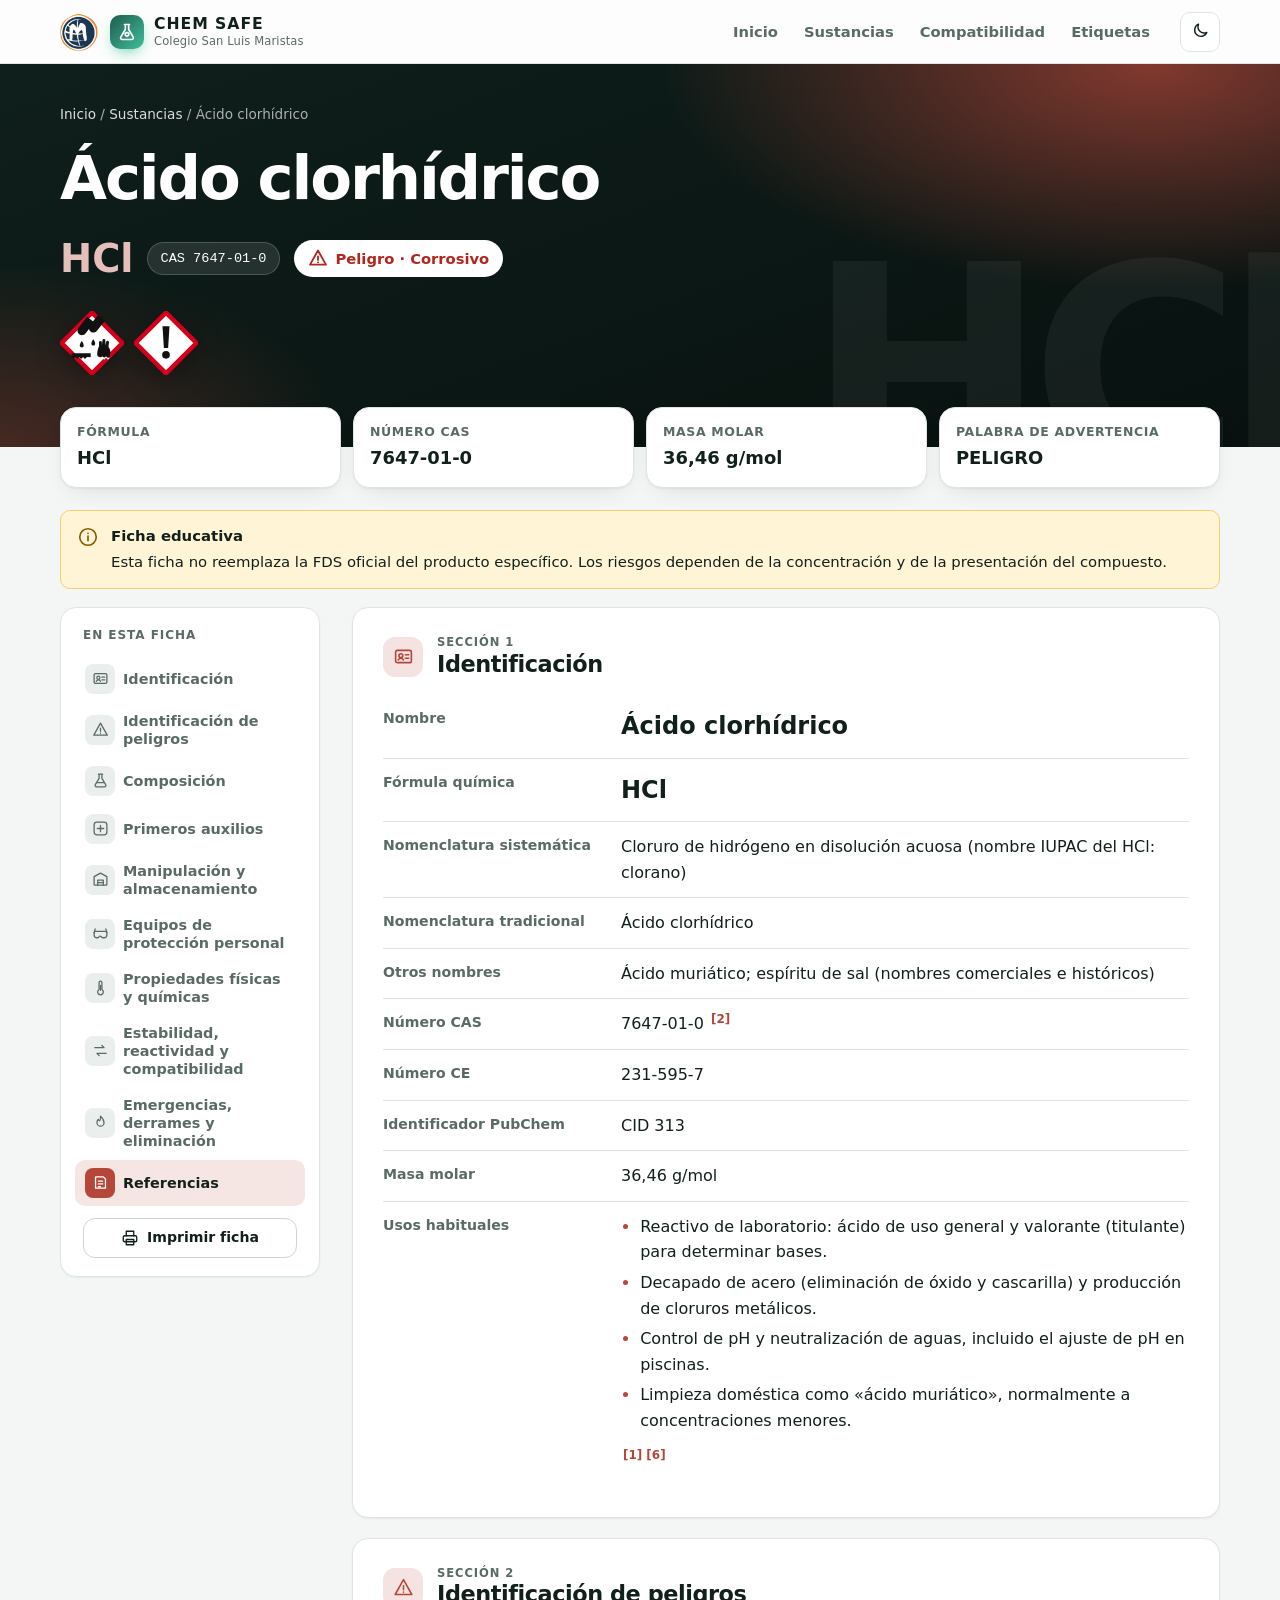
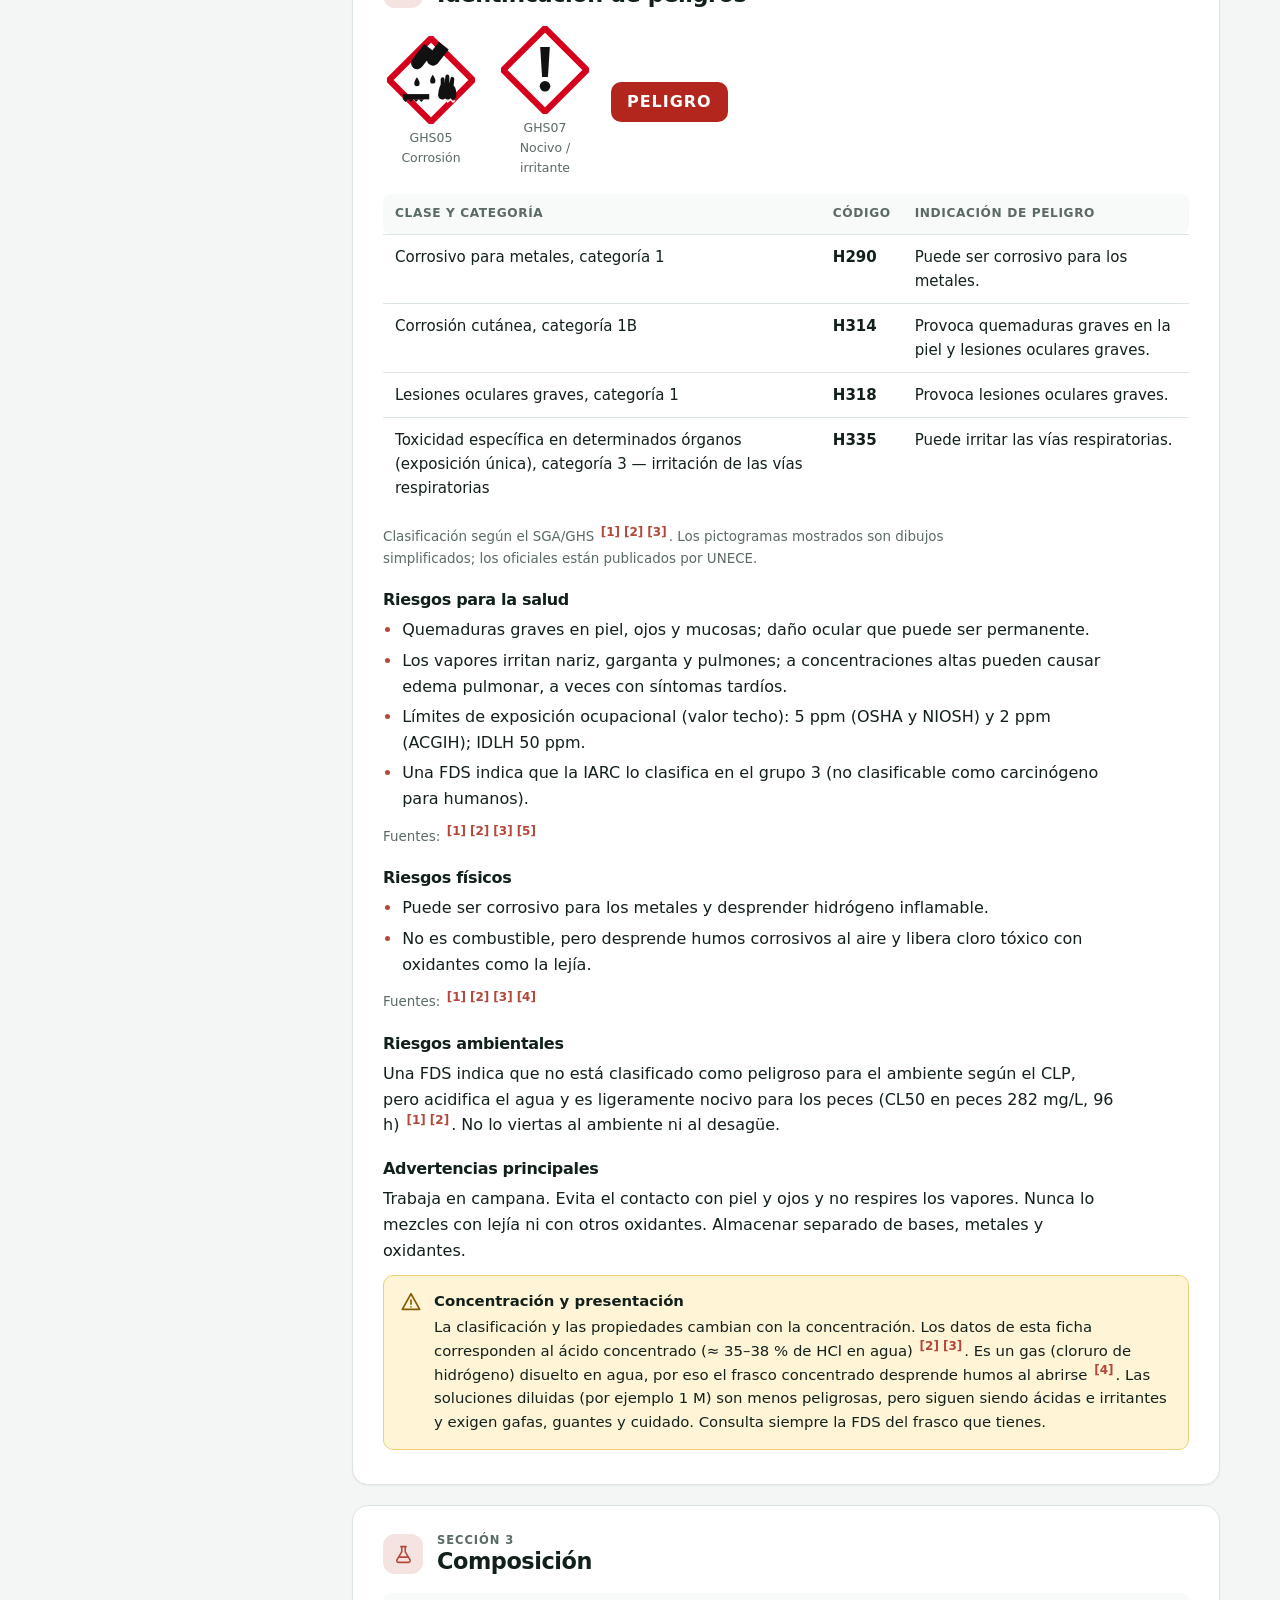
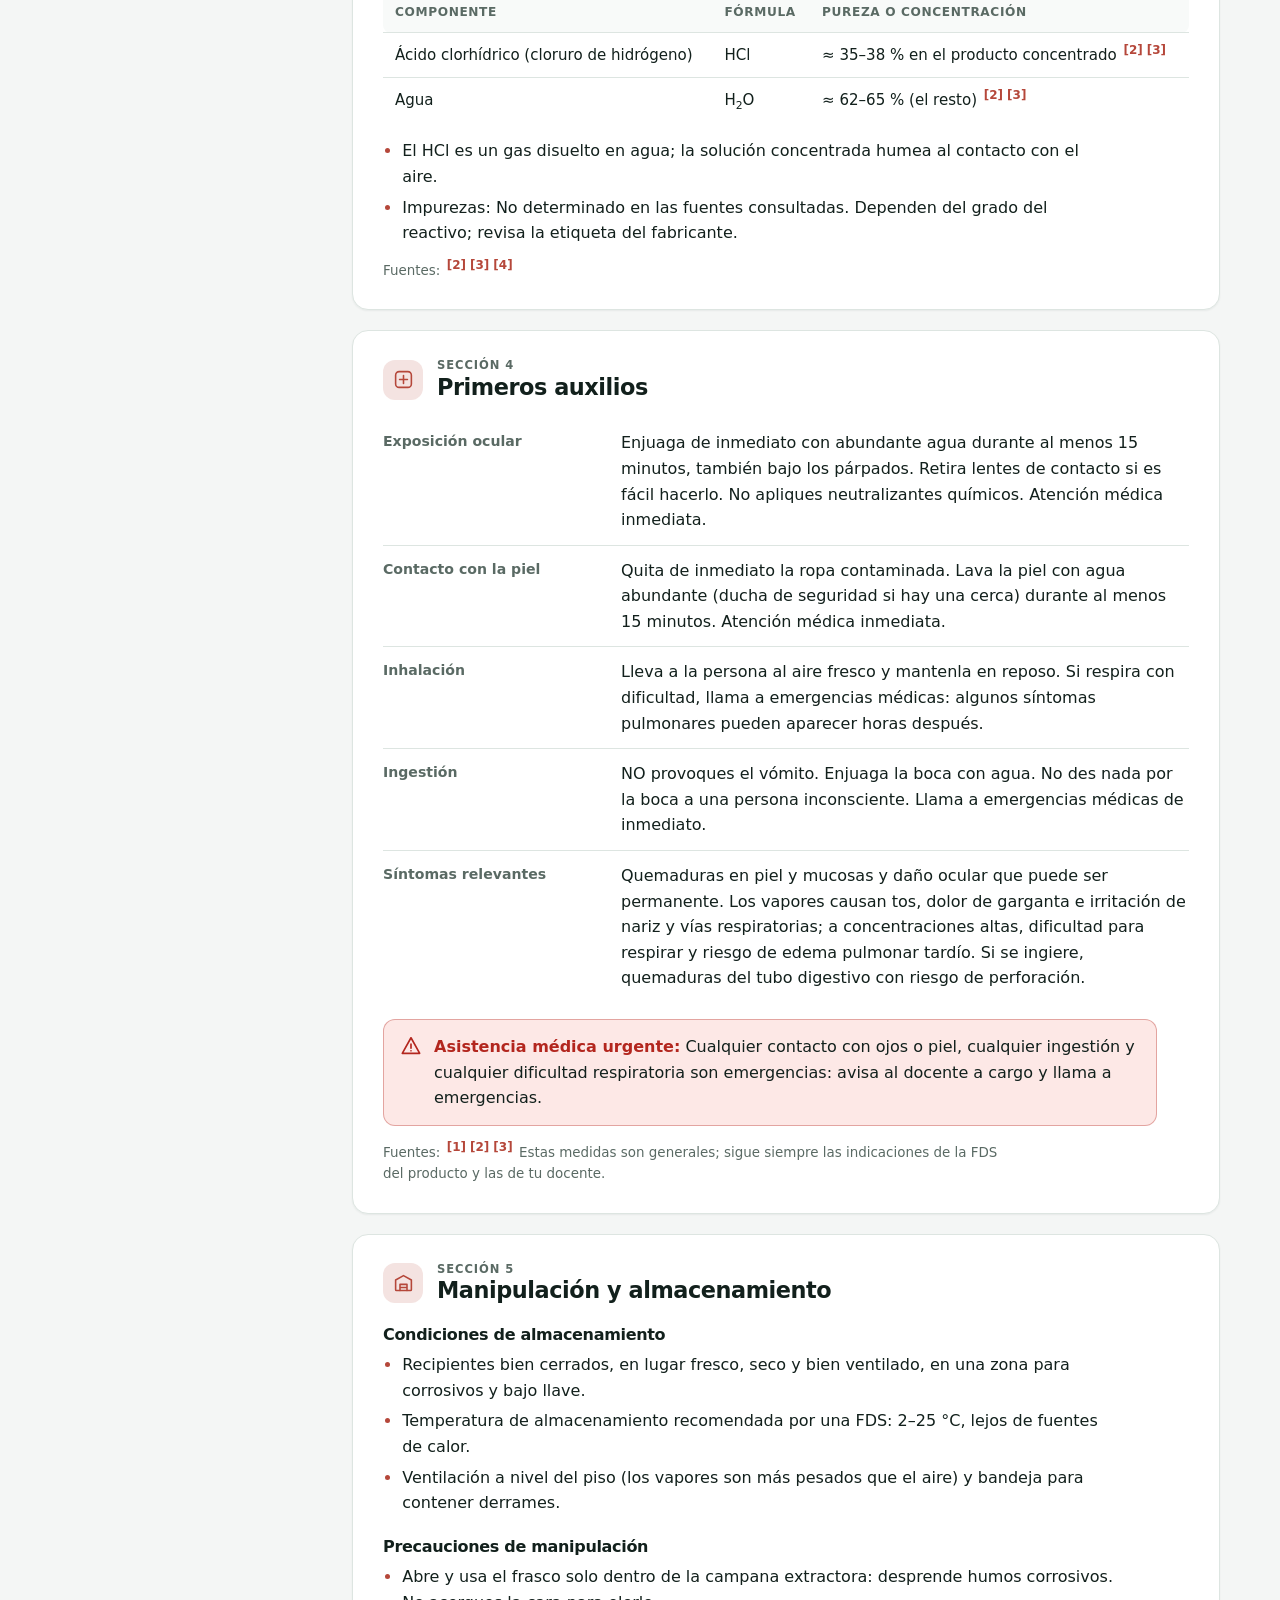
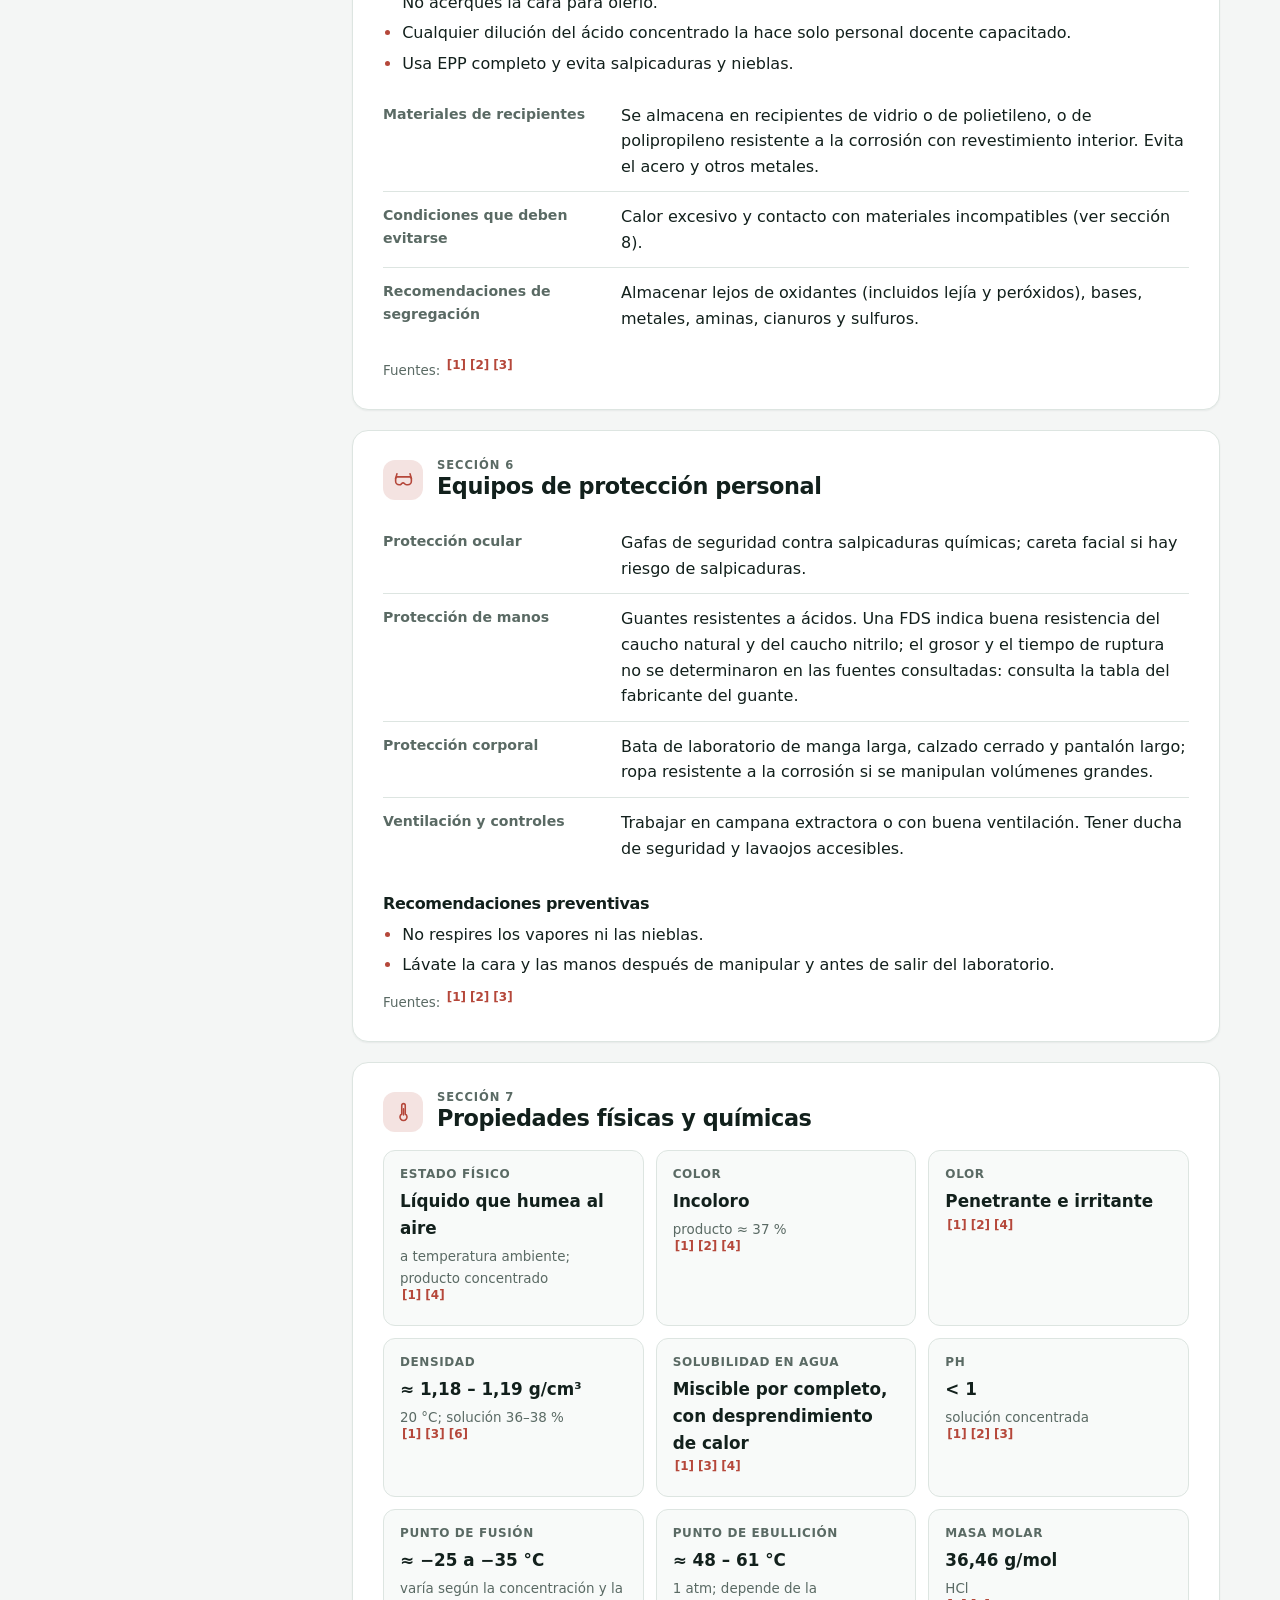
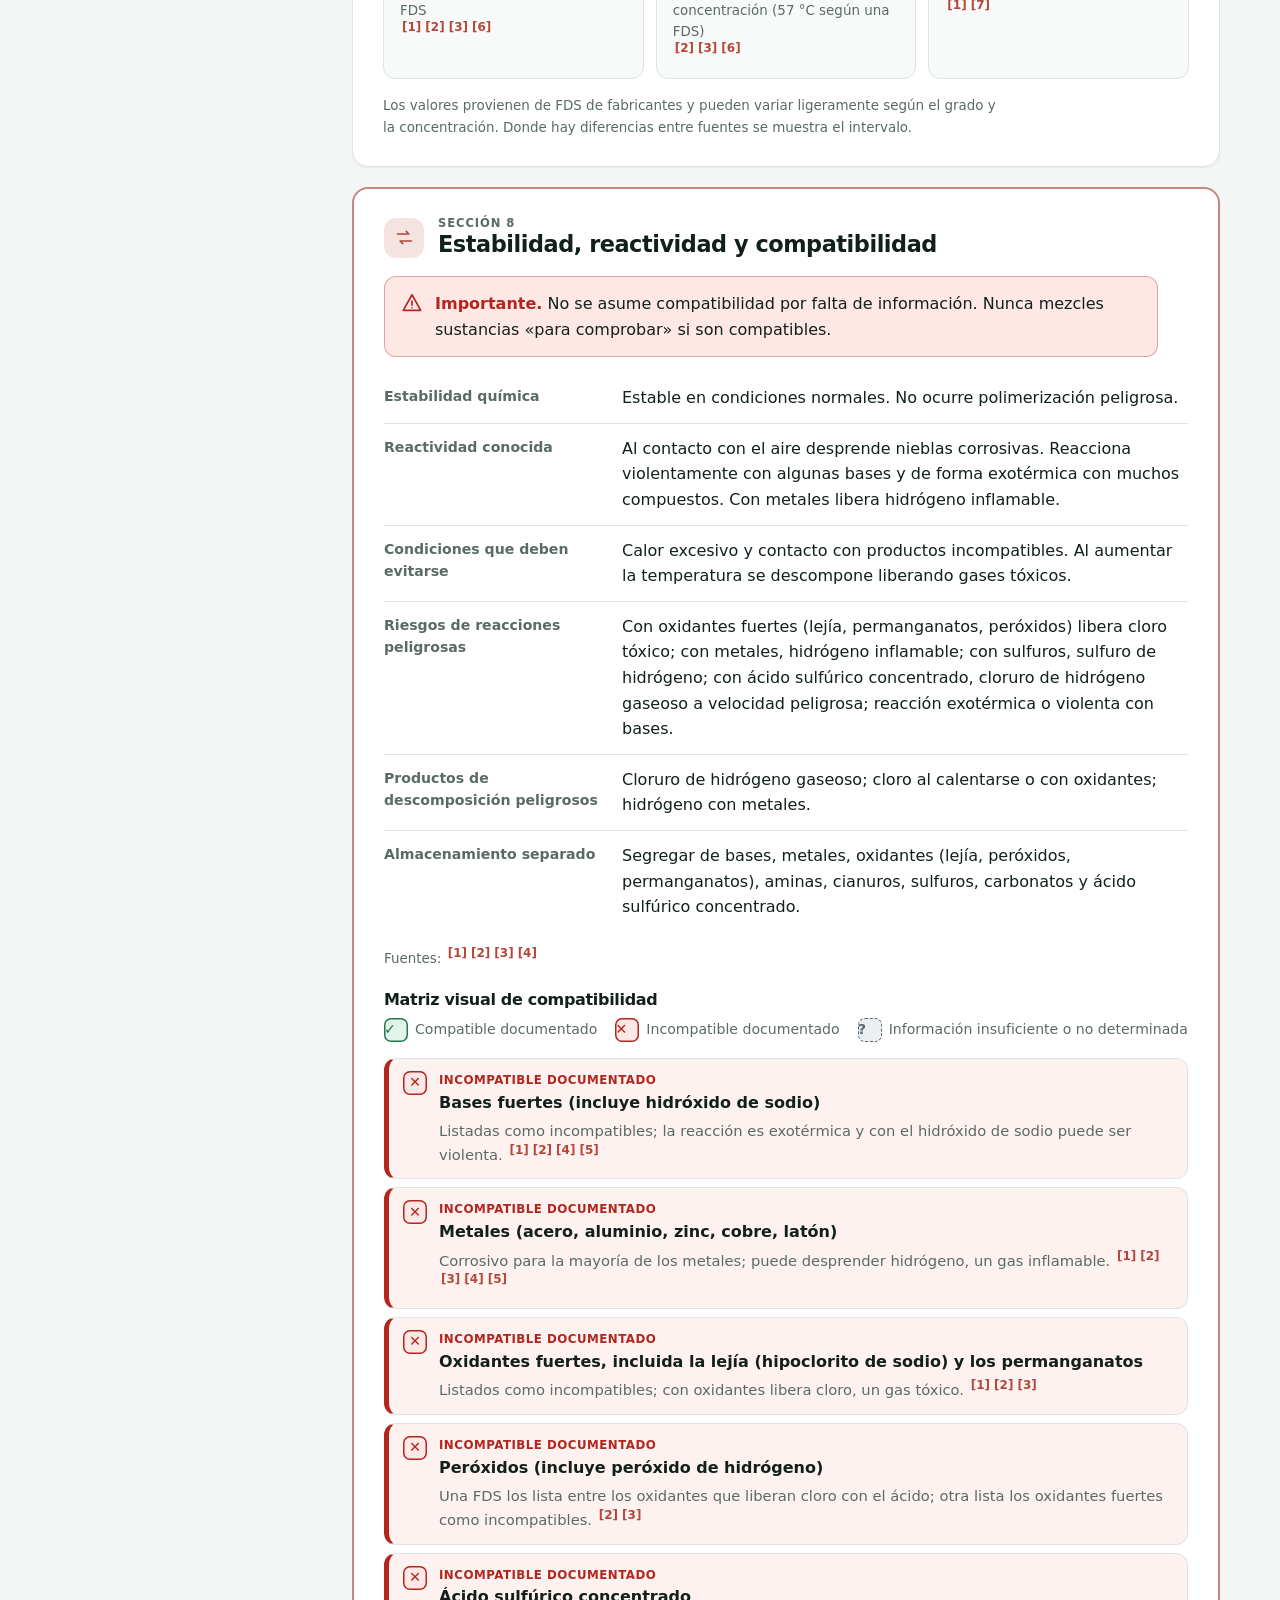
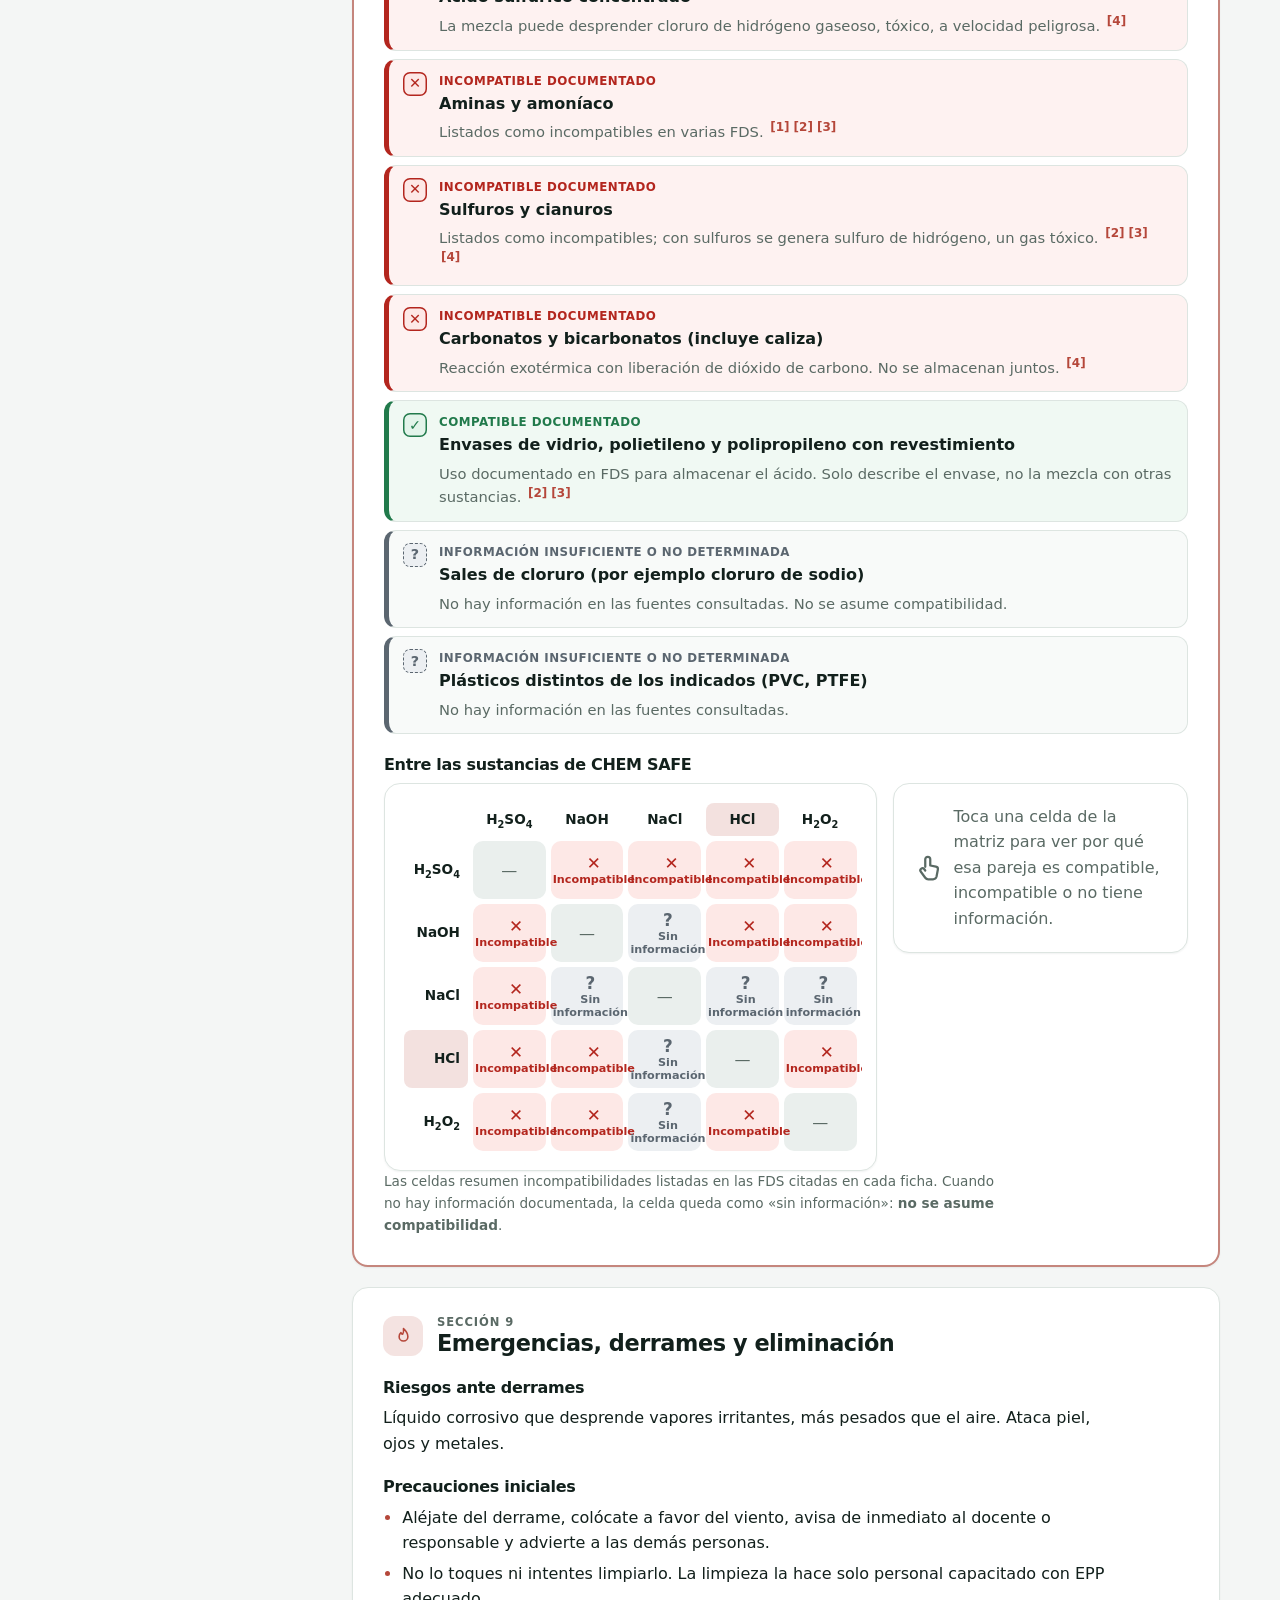
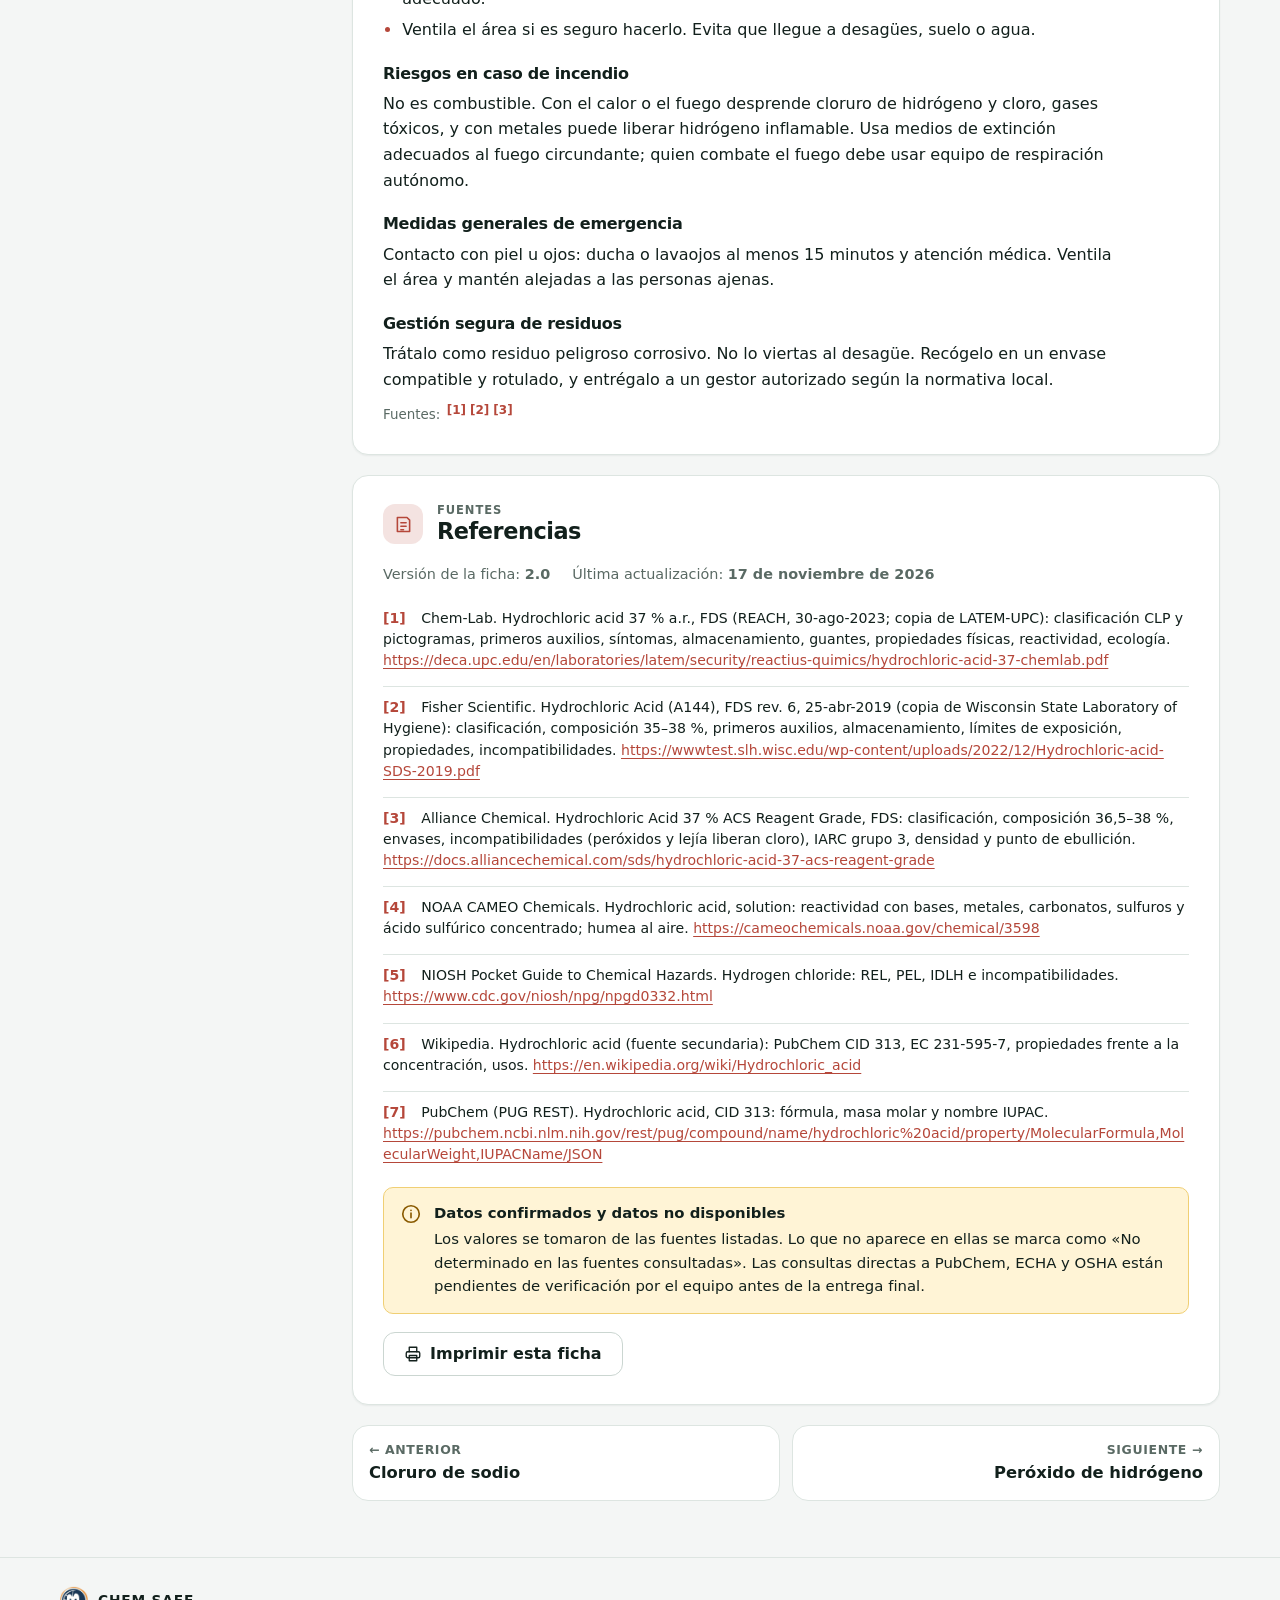
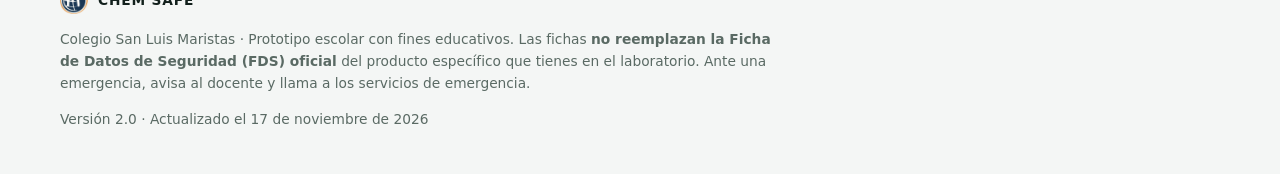
<file: fichas/acido-clorhidrico.html>
<!DOCTYPE html>
<html lang="es">
<head>
<meta charset="utf-8">
<meta name="viewport" content="width=device-width, initial-scale=1">
<title>Ácido clorhídrico (HCl) · CHEM SAFE</title>
<meta name="description" content="Ficha educativa de seguridad de Ácido clorhídrico (HCl, CAS 7647-01-0): peligros, EPP, primeros auxilios y compatibilidad.">
<meta name="theme-color" content="#0f1f1b">
<link rel="icon" href="../assets/img/favicon.svg" type="image/svg+xml">
<link rel="stylesheet" href="../assets/css/styles.css">
<script>document.documentElement.classList.add("js");try{var t=localStorage.getItem("chemsafe-theme");if(t==="dark"||t==="light")document.documentElement.setAttribute("data-theme",t)}catch(e){}</script>
</head>
<body style="--accent:#b5473a;--accent-soft:#f7e3df">
<div class="progress" aria-hidden="true"></div><header class="topbar"><div class="wrap"><a class="school" href="../index.html" title="Colegio San Luis Maristas"><img src="../assets/img/logo-maristas.png" alt="Logo del Colegio San Luis Maristas" width="38" height="38"></a><a class="brand" href="../index.html"><span class="mark"><svg viewBox="0 0 24 24" fill="none" stroke="currentColor" stroke-width="2" stroke-linecap="round" stroke-linejoin="round" aria-hidden="true"><path d="M9 3h6M10 3v6l-5.5 9.2A2 2 0 0 0 6.2 21h11.6a2 2 0 0 0 1.7-2.8L14 9V3"/><path d="M12 12.5l2 1v2.5l-2 1-2-1v-2.5z"/></svg></span><span>CHEM SAFE<small>Colegio San Luis Maristas</small></span></a><nav aria-label="Principal"><a href="../index.html">Inicio</a><a href="../index.html#sustancias" class="opt">Sustancias</a><a href="../index.html#compatibilidad" class="opt">Compatibilidad</a><a href="../etiquetas.html">Etiquetas</a></nav><button class="theme-btn" type="button" data-theme-toggle aria-label="Cambiar entre modo claro y oscuro"><span class="moon"><svg viewBox="0 0 24 24" fill="none" stroke="currentColor" stroke-width="1.8" stroke-linecap="round" stroke-linejoin="round" aria-hidden="true"><path d="M20 14.5A8 8 0 0 1 9.5 4 8 8 0 1 0 20 14.5z"/></svg></span><span class="sun"><svg viewBox="0 0 24 24" fill="none" stroke="currentColor" stroke-width="1.8" stroke-linecap="round" stroke-linejoin="round" aria-hidden="true"><circle cx="12" cy="12" r="4"/><path d="M12 2v2M12 20v2M4.9 4.9l1.4 1.4M17.7 17.7l1.4 1.4M2 12h2M20 12h2M4.9 19.1l1.4-1.4M17.7 6.3l1.4-1.4"/></svg></span></button></div></header><div class="hero"><div class="ghost-f" aria-hidden="true">HCl</div><div class="wrap"><p class="crumbs"><a href="../index.html">Inicio</a> / <a href="../index.html#sustancias">Sustancias</a> / Ácido clorhídrico</p><h1>Ácido clorhídrico</h1><div class="hero-row"><span class="formula">HCl</span><span class="chip">CAS 7647-01-0</span><span class="hazard-badge "><svg viewBox="0 0 24 24" fill="none" stroke="currentColor" stroke-width="2.2" stroke-linecap="round" stroke-linejoin="round" aria-hidden="true"><path d="M12 3 2.5 20h19z"/><path d="M12 10v4.5M12 17.2v.1"/></svg>Peligro · Corrosivo</span></div><div class="hero-picts"><img src="../assets/img/ghs05.svg" alt="Pictograma GHS05: Corrosión" width="64" height="64"><img src="../assets/img/ghs07.svg" alt="Pictograma GHS07: Nocivo / irritante" width="64" height="64"></div></div></div><main class="wrap"><div class="facts" aria-label="Información general"><div class="fact"><div class="k">Fórmula</div><div class="v">HCl</div></div><div class="fact"><div class="k">Número CAS</div><div class="v">7647-01-0</div></div><div class="fact"><div class="k">Masa molar</div><div class="v">36,46 g/mol</div></div><div class="fact"><div class="k">Palabra de advertencia</div><div class="v">PELIGRO</div></div></div><div class="notice"><svg viewBox="0 0 24 24" fill="none" stroke="currentColor" stroke-width="1.8" stroke-linecap="round" stroke-linejoin="round" aria-hidden="true"><circle cx="12" cy="12" r="9"/><path d="M12 11v5M12 8v.1"/></svg><div><strong>Ficha educativa</strong>Esta ficha no reemplaza la FDS oficial del producto específico. Los riesgos dependen de la concentración y de la presentación del compuesto.</div></div><div class="layout"><nav class="toc" id="menu" aria-label="Secciones de la ficha"><p class="ttl">En esta ficha</p><ol><li><a href="#s1"><span class="ico"><svg viewBox="0 0 24 24" fill="none" stroke="currentColor" stroke-width="1.8" stroke-linecap="round" stroke-linejoin="round" aria-hidden="true"><rect x="3" y="5" width="18" height="14" rx="2"/><circle cx="9" cy="11" r="2.2"/><path d="M14 10h4M14 14h4M6 16c.8-1.4 2-2 3-2s2.2.6 3 2"/></svg></span><span class="n">1</span><span>Identificación</span></a></li><li><a href="#s2"><span class="ico"><svg viewBox="0 0 24 24" fill="none" stroke="currentColor" stroke-width="1.8" stroke-linecap="round" stroke-linejoin="round" aria-hidden="true"><path d="M12 3 2.5 20h19z"/><path d="M12 10v4.5M12 17.2v.1"/></svg></span><span class="n">2</span><span>Identificación de peligros</span></a></li><li><a href="#s3"><span class="ico"><svg viewBox="0 0 24 24" fill="none" stroke="currentColor" stroke-width="1.8" stroke-linecap="round" stroke-linejoin="round" aria-hidden="true"><path d="M9 3h6M10 3v6l-5.5 9.2A2 2 0 0 0 6.2 21h11.6a2 2 0 0 0 1.7-2.8L14 9V3"/><path d="M7.5 15h9"/></svg></span><span class="n">3</span><span>Composición</span></a></li><li><a href="#s4"><span class="ico"><svg viewBox="0 0 24 24" fill="none" stroke="currentColor" stroke-width="1.8" stroke-linecap="round" stroke-linejoin="round" aria-hidden="true"><rect x="3" y="3" width="18" height="18" rx="4"/><path d="M12 7.5v9M7.5 12h9"/></svg></span><span class="n">4</span><span>Primeros auxilios</span></a></li><li><a href="#s5"><span class="ico"><svg viewBox="0 0 24 24" fill="none" stroke="currentColor" stroke-width="1.8" stroke-linecap="round" stroke-linejoin="round" aria-hidden="true"><path d="M3 8l9-5 9 5v11a1 1 0 0 1-1 1H4a1 1 0 0 1-1-1z"/><path d="M8 20v-7h8v7M8 16.5h8"/></svg></span><span class="n">5</span><span>Manipulación y almacenamiento</span></a></li><li><a href="#s6"><span class="ico"><svg viewBox="0 0 24 24" fill="none" stroke="currentColor" stroke-width="1.8" stroke-linecap="round" stroke-linejoin="round" aria-hidden="true"><path d="M3 11a2 2 0 0 1 2-2h14a2 2 0 0 1 2 2v3a4 4 0 0 1-4 4h-1.5a3 3 0 0 1-2.5-1.5 2 2 0 0 0-3 0A3 3 0 0 1 8.5 18H7a4 4 0 0 1-4-4z"/><path d="M3 11l1.5-5.5M21 11l-1.5-5.5"/></svg></span><span class="n">6</span><span>Equipos de protección personal</span></a></li><li><a href="#s7"><span class="ico"><svg viewBox="0 0 24 24" fill="none" stroke="currentColor" stroke-width="1.8" stroke-linecap="round" stroke-linejoin="round" aria-hidden="true"><path d="M10 14.8V5a2 2 0 0 1 4 0v9.8a4 4 0 1 1-4 0z"/><path d="M12 9v7"/></svg></span><span class="n">7</span><span>Propiedades físicas y químicas</span></a></li><li><a href="#s8"><span class="ico"><svg viewBox="0 0 24 24" fill="none" stroke="currentColor" stroke-width="1.8" stroke-linecap="round" stroke-linejoin="round" aria-hidden="true"><path d="M4 8h13l-3-3M20 16H7l3 3"/></svg></span><span class="n">8</span><span>Estabilidad, reactividad y compatibilidad</span></a></li><li><a href="#s9"><span class="ico"><svg viewBox="0 0 24 24" fill="none" stroke="currentColor" stroke-width="1.8" stroke-linecap="round" stroke-linejoin="round" aria-hidden="true"><path d="M12 3s5 4.4 5 9.2A5 5 0 0 1 7 12.2C7 9 9 7.5 9 7.5s.5 2 2 2c0 0 1.5-2 1-6.5z"/></svg></span><span class="n">9</span><span>Emergencias, derrames y eliminación</span></a></li><li><a href="#referencias"><span class="ico"><svg viewBox="0 0 24 24" fill="none" stroke="currentColor" stroke-width="1.8" stroke-linecap="round" stroke-linejoin="round" aria-hidden="true"><path d="M5 4h11l3 3v13H5z"/><path d="M9 10h6M9 14h6M9 18h3"/></svg></span><span class="n">✎</span><span>Referencias</span></a></li></ol><button class="btn ghost print" type="button" data-print><svg viewBox="0 0 24 24" fill="none" stroke="currentColor" stroke-width="1.8" stroke-linecap="round" stroke-linejoin="round" aria-hidden="true"><path d="M7 9V3h10v6"/><rect x="3" y="9" width="18" height="8" rx="2"/><path d="M7 14h10v7H7z"/></svg>Imprimir ficha</button></nav><div class="content"><section class="sec reveal" id="s1" aria-labelledby="s1-h"><h2 id="s1-h"><span class="num"><svg viewBox="0 0 24 24" fill="none" stroke="currentColor" stroke-width="1.8" stroke-linecap="round" stroke-linejoin="round" aria-hidden="true"><rect x="3" y="5" width="18" height="14" rx="2"/><circle cx="9" cy="11" r="2.2"/><path d="M14 10h4M14 14h4M6 16c.8-1.4 2-2 3-2s2.2.6 3 2"/></svg></span><span class="ttl"><small>Sección 1</small>Identificación</span></h2>
<dl class="dl"><div><dt>Nombre</dt><dd><strong class="formula-big">Ácido clorhídrico</strong></dd></div><div><dt>Fórmula química</dt><dd><span class="formula-big">HCl</span></dd></div><div><dt>Nomenclatura sistemática</dt><dd>Cloruro de hidrógeno en disolución acuosa (nombre IUPAC del HCl: clorano)</dd></div><div><dt>Nomenclatura tradicional</dt><dd>Ácido clorhídrico</dd></div><div><dt>Otros nombres</dt><dd>Ácido muriático; espíritu de sal (nombres comerciales e históricos)</dd></div><div><dt>Número CAS</dt><dd>7647-01-0 <sup class="cite"><a href="#ref2">[2]</a></sup></dd></div><div><dt>Número CE</dt><dd>231-595-7</dd></div><div><dt>Identificador PubChem</dt><dd>CID 313</dd></div><div><dt>Masa molar</dt><dd>36,46 g/mol</dd></div><div><dt>Usos habituales</dt><dd><ul><li>Reactivo de laboratorio: ácido de uso general y valorante (titulante) para determinar bases.</li><li>Decapado de acero (eliminación de óxido y cascarilla) y producción de cloruros metálicos.</li><li>Control de pH y neutralización de aguas, incluido el ajuste de pH en piscinas.</li><li>Limpieza doméstica como «ácido muriático», normalmente a concentraciones menores.</li></ul> <sup class="cite"><a href="#ref1">[1]</a><a href="#ref6">[6]</a></sup></dd></div></dl>
</section>
<section class="sec reveal" id="s2" aria-labelledby="s2-h"><h2 id="s2-h"><span class="num"><svg viewBox="0 0 24 24" fill="none" stroke="currentColor" stroke-width="1.8" stroke-linecap="round" stroke-linejoin="round" aria-hidden="true"><path d="M12 3 2.5 20h19z"/><path d="M12 10v4.5M12 17.2v.1"/></svg></span><span class="ttl"><small>Sección 2</small>Identificación de peligros</span></h2>
<div class="picts"><figure class="pict"><img src="../assets/img/ghs05.svg" alt="Pictograma GHS05: Corrosión"><figcaption>GHS05<br>Corrosión</figcaption></figure><figure class="pict"><img src="../assets/img/ghs07.svg" alt="Pictograma GHS07: Nocivo / irritante"><figcaption>GHS07<br>Nocivo / irritante</figcaption></figure><span class="signal">PELIGRO</span></div><div class="scroll-x"><table class="t"><thead><tr><th>Clase y categoría</th><th>Código</th><th>Indicación de peligro</th></tr></thead><tbody><tr><td>Corrosivo para metales, categoría 1</td><td><strong>H290</strong></td><td>Puede ser corrosivo para los metales.</td></tr><tr><td>Corrosión cutánea, categoría 1B</td><td><strong>H314</strong></td><td>Provoca quemaduras graves en la piel y lesiones oculares graves.</td></tr><tr><td>Lesiones oculares graves, categoría 1</td><td><strong>H318</strong></td><td>Provoca lesiones oculares graves.</td></tr><tr><td>Toxicidad específica en determinados órganos (exposición única), categoría 3 — irritación de las vías respiratorias</td><td><strong>H335</strong></td><td>Puede irritar las vías respiratorias.</td></tr></tbody></table></div><p class="src">Clasificación según el SGA/GHS <sup class="cite"><a href="#ref1">[1]</a><a href="#ref2">[2]</a><a href="#ref3">[3]</a></sup>. Los pictogramas mostrados son dibujos simplificados; los oficiales están publicados por UNECE.</p><h3>Riesgos para la salud</h3><ul><li>Quemaduras graves en piel, ojos y mucosas; daño ocular que puede ser permanente.</li><li>Los vapores irritan nariz, garganta y pulmones; a concentraciones altas pueden causar edema pulmonar, a veces con síntomas tardíos.</li><li>Límites de exposición ocupacional (valor techo): 5 ppm (OSHA y NIOSH) y 2 ppm (ACGIH); IDLH 50 ppm.</li><li>Una FDS indica que la IARC lo clasifica en el grupo 3 (no clasificable como carcinógeno para humanos).</li></ul><p class="src">Fuentes: <sup class="cite"><a href="#ref1">[1]</a><a href="#ref2">[2]</a><a href="#ref3">[3]</a><a href="#ref5">[5]</a></sup></p><h3>Riesgos físicos</h3><ul><li>Puede ser corrosivo para los metales y desprender hidrógeno inflamable.</li><li>No es combustible, pero desprende humos corrosivos al aire y libera cloro tóxico con oxidantes como la lejía.</li></ul><p class="src">Fuentes: <sup class="cite"><a href="#ref1">[1]</a><a href="#ref2">[2]</a><a href="#ref3">[3]</a><a href="#ref4">[4]</a></sup></p><h3>Riesgos ambientales</h3><p>Una FDS indica que no está clasificado como peligroso para el ambiente según el CLP, pero acidifica el agua y es ligeramente nocivo para los peces (CL50 en peces 282 mg/L, 96 h) <sup class="cite"><a href="#ref1">[1]</a><a href="#ref2">[2]</a></sup>. No lo viertas al ambiente ni al desagüe.</p><h3>Advertencias principales</h3><p>Trabaja en campana. Evita el contacto con piel y ojos y no respires los vapores. Nunca lo mezcles con lejía ni con otros oxidantes. Almacenar separado de bases, metales y oxidantes.</p><div class="notice"><svg viewBox="0 0 24 24" fill="none" stroke="currentColor" stroke-width="1.8" stroke-linecap="round" stroke-linejoin="round" aria-hidden="true"><path d="M12 3 2.5 20h19z"/><path d="M12 10v4.5M12 17.2v.1"/></svg><div><strong>Concentración y presentación</strong>La clasificación y las propiedades cambian con la concentración. Los datos de esta ficha corresponden al ácido concentrado (≈ 35–38 % de HCl en agua) <sup class="cite"><a href="#ref2">[2]</a><a href="#ref3">[3]</a></sup>. Es un gas (cloruro de hidrógeno) disuelto en agua, por eso el frasco concentrado desprende humos al abrirse <sup class="cite"><a href="#ref4">[4]</a></sup>. Las soluciones diluidas (por ejemplo 1 M) son menos peligrosas, pero siguen siendo ácidas e irritantes y exigen gafas, guantes y cuidado. Consulta siempre la FDS del frasco que tienes.</div></div>
</section>
<section class="sec reveal" id="s3" aria-labelledby="s3-h"><h2 id="s3-h"><span class="num"><svg viewBox="0 0 24 24" fill="none" stroke="currentColor" stroke-width="1.8" stroke-linecap="round" stroke-linejoin="round" aria-hidden="true"><path d="M9 3h6M10 3v6l-5.5 9.2A2 2 0 0 0 6.2 21h11.6a2 2 0 0 0 1.7-2.8L14 9V3"/><path d="M7.5 15h9"/></svg></span><span class="ttl"><small>Sección 3</small>Composición</span></h2>
<div class="scroll-x"><table class="t"><thead><tr><th>Componente</th><th>Fórmula</th><th>Pureza o concentración</th></tr></thead><tbody><tr><td>Ácido clorhídrico (cloruro de hidrógeno)</td><td>HCl</td><td>≈ 35–38 % en el producto concentrado <sup class="cite"><a href="#ref2">[2]</a><a href="#ref3">[3]</a></sup></td></tr><tr><td>Agua</td><td>H<sub>2</sub>O</td><td>≈ 62–65 % (el resto) <sup class="cite"><a href="#ref2">[2]</a><a href="#ref3">[3]</a></sup></td></tr></tbody></table></div><ul><li>El HCl es un gas disuelto en agua; la solución concentrada humea al contacto con el aire.</li><li>Impurezas: No determinado en las fuentes consultadas. Dependen del grado del reactivo; revisa la etiqueta del fabricante.</li></ul><p class="src">Fuentes: <sup class="cite"><a href="#ref2">[2]</a><a href="#ref3">[3]</a><a href="#ref4">[4]</a></sup></p>
</section>
<section class="sec reveal" id="s4" aria-labelledby="s4-h"><h2 id="s4-h"><span class="num"><svg viewBox="0 0 24 24" fill="none" stroke="currentColor" stroke-width="1.8" stroke-linecap="round" stroke-linejoin="round" aria-hidden="true"><rect x="3" y="3" width="18" height="18" rx="4"/><path d="M12 7.5v9M7.5 12h9"/></svg></span><span class="ttl"><small>Sección 4</small>Primeros auxilios</span></h2>
<dl class="dl"><div><dt>Exposición ocular</dt><dd>Enjuaga de inmediato con abundante agua durante al menos 15 minutos, también bajo los párpados. Retira lentes de contacto si es fácil hacerlo. No apliques neutralizantes químicos. Atención médica inmediata.</dd></div><div><dt>Contacto con la piel</dt><dd>Quita de inmediato la ropa contaminada. Lava la piel con agua abundante (ducha de seguridad si hay una cerca) durante al menos 15 minutos. Atención médica inmediata.</dd></div><div><dt>Inhalación</dt><dd>Lleva a la persona al aire fresco y mantenla en reposo. Si respira con dificultad, llama a emergencias médicas: algunos síntomas pulmonares pueden aparecer horas después.</dd></div><div><dt>Ingestión</dt><dd>NO provoques el vómito. Enjuaga la boca con agua. No des nada por la boca a una persona inconsciente. Llama a emergencias médicas de inmediato.</dd></div><div><dt>Síntomas relevantes</dt><dd>Quemaduras en piel y mucosas y daño ocular que puede ser permanente. Los vapores causan tos, dolor de garganta e irritación de nariz y vías respiratorias; a concentraciones altas, dificultad para respirar y riesgo de edema pulmonar tardío. Si se ingiere, quemaduras del tubo digestivo con riesgo de perforación.</dd></div></dl><div class="alert"><svg viewBox="0 0 24 24" fill="none" stroke="currentColor" stroke-width="1.8" stroke-linecap="round" stroke-linejoin="round" aria-hidden="true"><path d="M12 3 2.5 20h19z"/><path d="M12 10v4.5M12 17.2v.1"/></svg><div><strong>Asistencia médica urgente:</strong> Cualquier contacto con ojos o piel, cualquier ingestión y cualquier dificultad respiratoria son emergencias: avisa al docente a cargo y llama a emergencias.</div></div><p class="src">Fuentes: <sup class="cite"><a href="#ref1">[1]</a><a href="#ref2">[2]</a><a href="#ref3">[3]</a></sup> Estas medidas son generales; sigue siempre las indicaciones de la FDS del producto y las de tu docente.</p>
</section>
<section class="sec reveal" id="s5" aria-labelledby="s5-h"><h2 id="s5-h"><span class="num"><svg viewBox="0 0 24 24" fill="none" stroke="currentColor" stroke-width="1.8" stroke-linecap="round" stroke-linejoin="round" aria-hidden="true"><path d="M3 8l9-5 9 5v11a1 1 0 0 1-1 1H4a1 1 0 0 1-1-1z"/><path d="M8 20v-7h8v7M8 16.5h8"/></svg></span><span class="ttl"><small>Sección 5</small>Manipulación y almacenamiento</span></h2>
<h3>Condiciones de almacenamiento</h3><ul><li>Recipientes bien cerrados, en lugar fresco, seco y bien ventilado, en una zona para corrosivos y bajo llave.</li><li>Temperatura de almacenamiento recomendada por una FDS: 2–25 °C, lejos de fuentes de calor.</li><li>Ventilación a nivel del piso (los vapores son más pesados que el aire) y bandeja para contener derrames.</li></ul><h3>Precauciones de manipulación</h3><ul><li>Abre y usa el frasco solo dentro de la campana extractora: desprende humos corrosivos. No acerques la cara para olerlo.</li><li>Cualquier dilución del ácido concentrado la hace solo personal docente capacitado.</li><li>Usa EPP completo y evita salpicaduras y nieblas.</li></ul><dl class="dl"><div><dt>Materiales de recipientes</dt><dd>Se almacena en recipientes de vidrio o de polietileno, o de polipropileno resistente a la corrosión con revestimiento interior. Evita el acero y otros metales.</dd></div><div><dt>Condiciones que deben evitarse</dt><dd>Calor excesivo y contacto con materiales incompatibles (ver sección 8).</dd></div><div><dt>Recomendaciones de segregación</dt><dd>Almacenar lejos de oxidantes (incluidos lejía y peróxidos), bases, metales, aminas, cianuros y sulfuros.</dd></div></dl><p class="src">Fuentes: <sup class="cite"><a href="#ref1">[1]</a><a href="#ref2">[2]</a><a href="#ref3">[3]</a></sup></p>
</section>
<section class="sec reveal" id="s6" aria-labelledby="s6-h"><h2 id="s6-h"><span class="num"><svg viewBox="0 0 24 24" fill="none" stroke="currentColor" stroke-width="1.8" stroke-linecap="round" stroke-linejoin="round" aria-hidden="true"><path d="M3 11a2 2 0 0 1 2-2h14a2 2 0 0 1 2 2v3a4 4 0 0 1-4 4h-1.5a3 3 0 0 1-2.5-1.5 2 2 0 0 0-3 0A3 3 0 0 1 8.5 18H7a4 4 0 0 1-4-4z"/><path d="M3 11l1.5-5.5M21 11l-1.5-5.5"/></svg></span><span class="ttl"><small>Sección 6</small>Equipos de protección personal</span></h2>
<dl class="dl"><div><dt>Protección ocular</dt><dd>Gafas de seguridad contra salpicaduras químicas; careta facial si hay riesgo de salpicaduras.</dd></div><div><dt>Protección de manos</dt><dd>Guantes resistentes a ácidos. Una FDS indica buena resistencia del caucho natural y del caucho nitrilo; el grosor y el tiempo de ruptura no se determinaron en las fuentes consultadas: consulta la tabla del fabricante del guante.</dd></div><div><dt>Protección corporal</dt><dd>Bata de laboratorio de manga larga, calzado cerrado y pantalón largo; ropa resistente a la corrosión si se manipulan volúmenes grandes.</dd></div><div><dt>Ventilación y controles</dt><dd>Trabajar en campana extractora o con buena ventilación. Tener ducha de seguridad y lavaojos accesibles.</dd></div></dl><h3>Recomendaciones preventivas</h3><ul><li>No respires los vapores ni las nieblas.</li><li>Lávate la cara y las manos después de manipular y antes de salir del laboratorio.</li></ul><p class="src">Fuentes: <sup class="cite"><a href="#ref1">[1]</a><a href="#ref2">[2]</a><a href="#ref3">[3]</a></sup></p>
</section>
<section class="sec reveal" id="s7" aria-labelledby="s7-h"><h2 id="s7-h"><span class="num"><svg viewBox="0 0 24 24" fill="none" stroke="currentColor" stroke-width="1.8" stroke-linecap="round" stroke-linejoin="round" aria-hidden="true"><path d="M10 14.8V5a2 2 0 0 1 4 0v9.8a4 4 0 1 1-4 0z"/><path d="M12 9v7"/></svg></span><span class="ttl"><small>Sección 7</small>Propiedades físicas y químicas</span></h2>
<div class="cards"><div class="pcard"><div class="k">Estado físico</div><div class="v">Líquido que humea al aire</div><div class="c">a temperatura ambiente; producto concentrado</div><div class="c"><sup class="cite"><a href="#ref1">[1]</a><a href="#ref4">[4]</a></sup></div></div><div class="pcard"><div class="k">Color</div><div class="v">Incoloro</div><div class="c">producto ≈ 37 %</div><div class="c"><sup class="cite"><a href="#ref1">[1]</a><a href="#ref2">[2]</a><a href="#ref4">[4]</a></sup></div></div><div class="pcard"><div class="k">Olor</div><div class="v">Penetrante e irritante</div><div class="c"><sup class="cite"><a href="#ref1">[1]</a><a href="#ref2">[2]</a><a href="#ref4">[4]</a></sup></div></div><div class="pcard"><div class="k">Densidad</div><div class="v">≈ 1,18 – 1,19 g/cm³</div><div class="c">20 °C; solución 36–38 %</div><div class="c"><sup class="cite"><a href="#ref1">[1]</a><a href="#ref3">[3]</a><a href="#ref6">[6]</a></sup></div></div><div class="pcard"><div class="k">Solubilidad en agua</div><div class="v">Miscible por completo, con desprendimiento de calor</div><div class="c"><sup class="cite"><a href="#ref1">[1]</a><a href="#ref3">[3]</a><a href="#ref4">[4]</a></sup></div></div><div class="pcard"><div class="k">pH</div><div class="v">< 1</div><div class="c">solución concentrada</div><div class="c"><sup class="cite"><a href="#ref1">[1]</a><a href="#ref2">[2]</a><a href="#ref3">[3]</a></sup></div></div><div class="pcard"><div class="k">Punto de fusión</div><div class="v">≈ −25 a −35 °C</div><div class="c">varía según la concentración y la FDS</div><div class="c"><sup class="cite"><a href="#ref1">[1]</a><a href="#ref2">[2]</a><a href="#ref3">[3]</a><a href="#ref6">[6]</a></sup></div></div><div class="pcard"><div class="k">Punto de ebullición</div><div class="v">≈ 48 – 61 °C</div><div class="c">1 atm; depende de la concentración (57 °C según una FDS)</div><div class="c"><sup class="cite"><a href="#ref2">[2]</a><a href="#ref3">[3]</a><a href="#ref6">[6]</a></sup></div></div><div class="pcard"><div class="k">Masa molar</div><div class="v">36,46 g/mol</div><div class="c">HCl</div><div class="c"><sup class="cite"><a href="#ref1">[1]</a><a href="#ref7">[7]</a></sup></div></div></div><p class="src">Los valores provienen de FDS de fabricantes y pueden variar ligeramente según el grado y la concentración. Donde hay diferencias entre fuentes se muestra el intervalo.</p>
</section>
<section class="sec featured reveal" id="s8" aria-labelledby="s8-h"><h2 id="s8-h"><span class="num"><svg viewBox="0 0 24 24" fill="none" stroke="currentColor" stroke-width="1.8" stroke-linecap="round" stroke-linejoin="round" aria-hidden="true"><path d="M4 8h13l-3-3M20 16H7l3 3"/></svg></span><span class="ttl"><small>Sección 8</small>Estabilidad, reactividad y compatibilidad</span></h2>
<div class="alert"><svg viewBox="0 0 24 24" fill="none" stroke="currentColor" stroke-width="1.8" stroke-linecap="round" stroke-linejoin="round" aria-hidden="true"><path d="M12 3 2.5 20h19z"/><path d="M12 10v4.5M12 17.2v.1"/></svg><div><strong>Importante.</strong> No se asume compatibilidad por falta de información. Nunca mezcles sustancias «para comprobar» si son compatibles.</div></div><dl class="dl"><div><dt>Estabilidad química</dt><dd>Estable en condiciones normales. No ocurre polimerización peligrosa.</dd></div><div><dt>Reactividad conocida</dt><dd>Al contacto con el aire desprende nieblas corrosivas. Reacciona violentamente con algunas bases y de forma exotérmica con muchos compuestos. Con metales libera hidrógeno inflamable.</dd></div><div><dt>Condiciones que deben evitarse</dt><dd>Calor excesivo y contacto con productos incompatibles. Al aumentar la temperatura se descompone liberando gases tóxicos.</dd></div><div><dt>Riesgos de reacciones peligrosas</dt><dd>Con oxidantes fuertes (lejía, permanganatos, peróxidos) libera cloro tóxico; con metales, hidrógeno inflamable; con sulfuros, sulfuro de hidrógeno; con ácido sulfúrico concentrado, cloruro de hidrógeno gaseoso a velocidad peligrosa; reacción exotérmica o violenta con bases.</dd></div><div><dt>Productos de descomposición peligrosos</dt><dd>Cloruro de hidrógeno gaseoso; cloro al calentarse o con oxidantes; hidrógeno con metales.</dd></div><div><dt>Almacenamiento separado</dt><dd>Segregar de bases, metales, oxidantes (lejía, peróxidos, permanganatos), aminas, cianuros, sulfuros, carbonatos y ácido sulfúrico concentrado.</dd></div></dl><p class="src">Fuentes: <sup class="cite"><a href="#ref1">[1]</a><a href="#ref2">[2]</a><a href="#ref3">[3]</a><a href="#ref4">[4]</a></sup></p><h3>Matriz visual de compatibilidad</h3><div class="legend" role="list"><span role="listitem"><span class="st ok" aria-hidden="true">✓</span>Compatible documentado</span><span role="listitem"><span class="st bad" aria-hidden="true">✕</span>Incompatible documentado</span><span role="listitem"><span class="st nd" aria-hidden="true">?</span>Información insuficiente o no determinada</span></div><div class="matrix"><div class="mrow bad"><span class="st bad" aria-hidden="true">✕</span><div><span class="lbl">Incompatible documentado</span><span class="fam">Bases fuertes (incluye hidróxido de sodio)</span></div><div class="why">Listadas como incompatibles; la reacción es exotérmica y con el hidróxido de sodio puede ser violenta. <sup class="cite"><a href="#ref1">[1]</a><a href="#ref2">[2]</a><a href="#ref4">[4]</a><a href="#ref5">[5]</a></sup></div></div><div class="mrow bad"><span class="st bad" aria-hidden="true">✕</span><div><span class="lbl">Incompatible documentado</span><span class="fam">Metales (acero, aluminio, zinc, cobre, latón)</span></div><div class="why">Corrosivo para la mayoría de los metales; puede desprender hidrógeno, un gas inflamable. <sup class="cite"><a href="#ref1">[1]</a><a href="#ref2">[2]</a><a href="#ref3">[3]</a><a href="#ref4">[4]</a><a href="#ref5">[5]</a></sup></div></div><div class="mrow bad"><span class="st bad" aria-hidden="true">✕</span><div><span class="lbl">Incompatible documentado</span><span class="fam">Oxidantes fuertes, incluida la lejía (hipoclorito de sodio) y los permanganatos</span></div><div class="why">Listados como incompatibles; con oxidantes libera cloro, un gas tóxico. <sup class="cite"><a href="#ref1">[1]</a><a href="#ref2">[2]</a><a href="#ref3">[3]</a></sup></div></div><div class="mrow bad"><span class="st bad" aria-hidden="true">✕</span><div><span class="lbl">Incompatible documentado</span><span class="fam">Peróxidos (incluye peróxido de hidrógeno)</span></div><div class="why">Una FDS los lista entre los oxidantes que liberan cloro con el ácido; otra lista los oxidantes fuertes como incompatibles. <sup class="cite"><a href="#ref2">[2]</a><a href="#ref3">[3]</a></sup></div></div><div class="mrow bad"><span class="st bad" aria-hidden="true">✕</span><div><span class="lbl">Incompatible documentado</span><span class="fam">Ácido sulfúrico concentrado</span></div><div class="why">La mezcla puede desprender cloruro de hidrógeno gaseoso, tóxico, a velocidad peligrosa. <sup class="cite"><a href="#ref4">[4]</a></sup></div></div><div class="mrow bad"><span class="st bad" aria-hidden="true">✕</span><div><span class="lbl">Incompatible documentado</span><span class="fam">Aminas y amoníaco</span></div><div class="why">Listados como incompatibles en varias FDS. <sup class="cite"><a href="#ref1">[1]</a><a href="#ref2">[2]</a><a href="#ref3">[3]</a></sup></div></div><div class="mrow bad"><span class="st bad" aria-hidden="true">✕</span><div><span class="lbl">Incompatible documentado</span><span class="fam">Sulfuros y cianuros</span></div><div class="why">Listados como incompatibles; con sulfuros se genera sulfuro de hidrógeno, un gas tóxico. <sup class="cite"><a href="#ref2">[2]</a><a href="#ref3">[3]</a><a href="#ref4">[4]</a></sup></div></div><div class="mrow bad"><span class="st bad" aria-hidden="true">✕</span><div><span class="lbl">Incompatible documentado</span><span class="fam">Carbonatos y bicarbonatos (incluye caliza)</span></div><div class="why">Reacción exotérmica con liberación de dióxido de carbono. No se almacenan juntos. <sup class="cite"><a href="#ref4">[4]</a></sup></div></div><div class="mrow ok"><span class="st ok" aria-hidden="true">✓</span><div><span class="lbl">Compatible documentado</span><span class="fam">Envases de vidrio, polietileno y polipropileno con revestimiento</span></div><div class="why">Uso documentado en FDS para almacenar el ácido. Solo describe el envase, no la mezcla con otras sustancias. <sup class="cite"><a href="#ref2">[2]</a><a href="#ref3">[3]</a></sup></div></div><div class="mrow nd"><span class="st nd" aria-hidden="true">?</span><div><span class="lbl">Información insuficiente o no determinada</span><span class="fam">Sales de cloruro (por ejemplo cloruro de sodio)</span></div><div class="why">No hay información en las fuentes consultadas. No se asume compatibilidad.</div></div><div class="mrow nd"><span class="st nd" aria-hidden="true">?</span><div><span class="lbl">Información insuficiente o no determinada</span><span class="fam">Plásticos distintos de los indicados (PVC, PTFE)</span></div><div class="why">No hay información en las fuentes consultadas.</div></div></div><h3>Entre las sustancias de CHEM SAFE</h3><div class="xwrap"><div class="xcard"><div class="scroll-x"><table class="xmatrix" aria-label="Compatibilidad entre las sustancias de CHEM SAFE"><thead><tr><th></th><th scope="col">H<sub>2</sub>SO<sub>4</sub></th><th scope="col">NaOH</th><th scope="col">NaCl</th><th scope="col" class="hl">HCl</th><th scope="col">H<sub>2</sub>O<sub>2</sub></th></tr></thead><tbody><tr><th scope="row">H<sub>2</sub>SO<sub>4</sub></th><td class="diag" aria-label="misma sustancia">—</td><td class="bad"><button type="button" data-pair="Ácido sulfúrico + Hidróxido de sodio" data-state="bad" data-label="Incompatible documentado" data-detail="Las FDS del ácido sulfúrico listan las bases fuertes como incompatibles y la del hidróxido de sodio lista los ácidos fuertes: la neutralización directa es violenta y desprende mucho calor. (Ficha H₂SO₄ [3,4,8]; ficha NaOH [1])." aria-label="Ácido sulfúrico + Hidróxido de sodio: Incompatible"><span class="st bad" aria-hidden="true">✕</span><span class="lbl-sm">Incompatible</span></button></td><td class="bad"><button type="button" data-pair="Ácido sulfúrico + Cloruro de sodio" data-state="bad" data-label="Incompatible documentado" data-detail="La FDS del ácido sulfúrico lista los haluros (como el NaCl) como incompatibles. Se refiere al ácido concentrado: no se almacenan juntos ni se mezclan. (Ficha H₂SO₄ [8,9])." aria-label="Ácido sulfúrico + Cloruro de sodio: Incompatible"><span class="st bad" aria-hidden="true">✕</span><span class="lbl-sm">Incompatible</span></button></td><td class="bad"><button type="button" data-pair="Ácido sulfúrico + Ácido clorhídrico" data-state="bad" data-label="Incompatible documentado" data-detail="La mezcla con ácido sulfúrico concentrado puede desprender cloruro de hidrógeno gaseoso tóxico a velocidad peligrosa (NOAA CAMEO Chemicals). (Ficha HCl)." aria-label="Ácido sulfúrico + Ácido clorhídrico: Incompatible"><span class="st bad" aria-hidden="true">✕</span><span class="lbl-sm">Incompatible</span></button></td><td class="bad"><button type="button" data-pair="Ácido sulfúrico + Peróxido de hidrógeno" data-state="bad" data-label="Incompatible documentado" data-detail="Una FDS de Millipore para solución 30–35 % nombra el ácido sulfúrico entre las sustancias con riesgo de explosión. (Ficha H₂O₂)." aria-label="Ácido sulfúrico + Peróxido de hidrógeno: Incompatible"><span class="st bad" aria-hidden="true">✕</span><span class="lbl-sm">Incompatible</span></button></td></tr><tr><th scope="row">NaOH</th><td class="bad"><button type="button" data-pair="Hidróxido de sodio + Ácido sulfúrico" data-state="bad" data-label="Incompatible documentado" data-detail="Las FDS del ácido sulfúrico listan las bases fuertes como incompatibles y la del hidróxido de sodio lista los ácidos fuertes: la neutralización directa es violenta y desprende mucho calor. (Ficha H₂SO₄ [3,4,8]; ficha NaOH [1])." aria-label="Hidróxido de sodio + Ácido sulfúrico: Incompatible"><span class="st bad" aria-hidden="true">✕</span><span class="lbl-sm">Incompatible</span></button></td><td class="diag" aria-label="misma sustancia">—</td><td class="nd"><button type="button" data-pair="Hidróxido de sodio + Cloruro de sodio" data-state="nd" data-label="Información insuficiente o no determinada" data-detail="Ninguna de las FDS consultadas menciona esta pareja. No se asume compatibilidad." aria-label="Hidróxido de sodio + Cloruro de sodio: Sin información"><span class="st nd" aria-hidden="true">?</span><span class="lbl-sm">Sin información</span></button></td><td class="bad"><button type="button" data-pair="Hidróxido de sodio + Ácido clorhídrico" data-state="bad" data-label="Incompatible documentado" data-detail="Las bases fuertes están listadas como incompatibles y la reacción con hidróxido de sodio puede ser violenta (FDS Fisher Scientific; NOAA CAMEO Chemicals; NIOSH). (Ficha HCl)." aria-label="Hidróxido de sodio + Ácido clorhídrico: Incompatible"><span class="st bad" aria-hidden="true">✕</span><span class="lbl-sm">Incompatible</span></button></td><td class="bad"><button type="button" data-pair="Hidróxido de sodio + Peróxido de hidrógeno" data-state="bad" data-label="Incompatible documentado" data-detail="La FDS de Millipore indica riesgo de explosión con hidróxidos alcalinos y reacción exotérmica con hidróxido de sodio; Flinn lista las bases fuertes como incompatibles. (Ficha H₂O₂)." aria-label="Hidróxido de sodio + Peróxido de hidrógeno: Incompatible"><span class="st bad" aria-hidden="true">✕</span><span class="lbl-sm">Incompatible</span></button></td></tr><tr><th scope="row">NaCl</th><td class="bad"><button type="button" data-pair="Cloruro de sodio + Ácido sulfúrico" data-state="bad" data-label="Incompatible documentado" data-detail="La FDS del ácido sulfúrico lista los haluros (como el NaCl) como incompatibles. Se refiere al ácido concentrado: no se almacenan juntos ni se mezclan. (Ficha H₂SO₄ [8,9])." aria-label="Cloruro de sodio + Ácido sulfúrico: Incompatible"><span class="st bad" aria-hidden="true">✕</span><span class="lbl-sm">Incompatible</span></button></td><td class="nd"><button type="button" data-pair="Cloruro de sodio + Hidróxido de sodio" data-state="nd" data-label="Información insuficiente o no determinada" data-detail="Ninguna de las FDS consultadas menciona esta pareja. No se asume compatibilidad." aria-label="Cloruro de sodio + Hidróxido de sodio: Sin información"><span class="st nd" aria-hidden="true">?</span><span class="lbl-sm">Sin información</span></button></td><td class="diag" aria-label="misma sustancia">—</td><td class="nd"><button type="button" data-pair="Cloruro de sodio + Ácido clorhídrico" data-state="nd" data-label="Información insuficiente o no determinada" data-detail="Ninguna de las fuentes consultadas documenta la combinación; no se asume compatibilidad. (Ficha HCl)." aria-label="Cloruro de sodio + Ácido clorhídrico: Sin información"><span class="st nd" aria-hidden="true">?</span><span class="lbl-sm">Sin información</span></button></td><td class="nd"><button type="button" data-pair="Cloruro de sodio + Peróxido de hidrógeno" data-state="nd" data-label="Información insuficiente o no determinada" data-detail="Ninguna de las FDS consultadas menciona el cloruro de sodio ni los cloruros; no se asume compatibilidad. (Ficha H₂O₂)." aria-label="Cloruro de sodio + Peróxido de hidrógeno: Sin información"><span class="st nd" aria-hidden="true">?</span><span class="lbl-sm">Sin información</span></button></td></tr><tr><th scope="row" class="hl">HCl</th><td class="bad"><button type="button" data-pair="Ácido clorhídrico + Ácido sulfúrico" data-state="bad" data-label="Incompatible documentado" data-detail="La mezcla con ácido sulfúrico concentrado puede desprender cloruro de hidrógeno gaseoso tóxico a velocidad peligrosa (NOAA CAMEO Chemicals). (Ficha HCl)." aria-label="Ácido clorhídrico + Ácido sulfúrico: Incompatible"><span class="st bad" aria-hidden="true">✕</span><span class="lbl-sm">Incompatible</span></button></td><td class="bad"><button type="button" data-pair="Ácido clorhídrico + Hidróxido de sodio" data-state="bad" data-label="Incompatible documentado" data-detail="Las bases fuertes están listadas como incompatibles y la reacción con hidróxido de sodio puede ser violenta (FDS Fisher Scientific; NOAA CAMEO Chemicals; NIOSH). (Ficha HCl)." aria-label="Ácido clorhídrico + Hidróxido de sodio: Incompatible"><span class="st bad" aria-hidden="true">✕</span><span class="lbl-sm">Incompatible</span></button></td><td class="nd"><button type="button" data-pair="Ácido clorhídrico + Cloruro de sodio" data-state="nd" data-label="Información insuficiente o no determinada" data-detail="Ninguna de las fuentes consultadas documenta la combinación; no se asume compatibilidad. (Ficha HCl)." aria-label="Ácido clorhídrico + Cloruro de sodio: Sin información"><span class="st nd" aria-hidden="true">?</span><span class="lbl-sm">Sin información</span></button></td><td class="diag" aria-label="misma sustancia">—</td><td class="bad"><button type="button" data-pair="Ácido clorhídrico + Peróxido de hidrógeno" data-state="bad" data-label="Incompatible documentado" data-detail="Una FDS lista los peróxidos entre los oxidantes que liberan cloro con el ácido, y otra lista los oxidantes fuertes como incompatibles (FDS Alliance Chemical; FDS Fisher Scientific). (Ficha HCl)." aria-label="Ácido clorhídrico + Peróxido de hidrógeno: Incompatible"><span class="st bad" aria-hidden="true">✕</span><span class="lbl-sm">Incompatible</span></button></td></tr><tr><th scope="row">H<sub>2</sub>O<sub>2</sub></th><td class="bad"><button type="button" data-pair="Peróxido de hidrógeno + Ácido sulfúrico" data-state="bad" data-label="Incompatible documentado" data-detail="Una FDS de Millipore para solución 30–35 % nombra el ácido sulfúrico entre las sustancias con riesgo de explosión. (Ficha H₂O₂)." aria-label="Peróxido de hidrógeno + Ácido sulfúrico: Incompatible"><span class="st bad" aria-hidden="true">✕</span><span class="lbl-sm">Incompatible</span></button></td><td class="bad"><button type="button" data-pair="Peróxido de hidrógeno + Hidróxido de sodio" data-state="bad" data-label="Incompatible documentado" data-detail="La FDS de Millipore indica riesgo de explosión con hidróxidos alcalinos y reacción exotérmica con hidróxido de sodio; Flinn lista las bases fuertes como incompatibles. (Ficha H₂O₂)." aria-label="Peróxido de hidrógeno + Hidróxido de sodio: Incompatible"><span class="st bad" aria-hidden="true">✕</span><span class="lbl-sm">Incompatible</span></button></td><td class="nd"><button type="button" data-pair="Peróxido de hidrógeno + Cloruro de sodio" data-state="nd" data-label="Información insuficiente o no determinada" data-detail="Ninguna de las FDS consultadas menciona el cloruro de sodio ni los cloruros; no se asume compatibilidad. (Ficha H₂O₂)." aria-label="Peróxido de hidrógeno + Cloruro de sodio: Sin información"><span class="st nd" aria-hidden="true">?</span><span class="lbl-sm">Sin información</span></button></td><td class="bad"><button type="button" data-pair="Peróxido de hidrógeno + Ácido clorhídrico" data-state="bad" data-label="Incompatible documentado" data-detail="Una FDS lista los peróxidos entre los oxidantes que liberan cloro con el ácido, y otra lista los oxidantes fuertes como incompatibles (FDS Alliance Chemical; FDS Fisher Scientific). (Ficha HCl)." aria-label="Peróxido de hidrógeno + Ácido clorhídrico: Incompatible"><span class="st bad" aria-hidden="true">✕</span><span class="lbl-sm">Incompatible</span></button></td><td class="diag" aria-label="misma sustancia">—</td></tr></tbody></table></div></div><div class="xdetail" aria-live="polite"><div class="hint"><svg viewBox="0 0 24 24" fill="none" stroke="currentColor" stroke-width="1.8" stroke-linecap="round" stroke-linejoin="round" aria-hidden="true"><path d="M9 11V5a2 2 0 0 1 4 0v5l4.5.9a2 2 0 0 1 1.6 2.3L18 19a3 3 0 0 1-3 2h-3.6a3 3 0 0 1-2.4-1.2L5.5 15a1.7 1.7 0 0 1 2.6-2.2L9 14"/></svg><span>Toca una celda de la matriz para ver por qué esa pareja es compatible, incompatible o no tiene información.</span></div></div></div><p class="xnote">Las celdas resumen incompatibilidades listadas en las FDS citadas en cada ficha. Cuando no hay información documentada, la celda queda como «sin información»: <strong>no se asume compatibilidad</strong>.</p>
</section>
<section class="sec reveal" id="s9" aria-labelledby="s9-h"><h2 id="s9-h"><span class="num"><svg viewBox="0 0 24 24" fill="none" stroke="currentColor" stroke-width="1.8" stroke-linecap="round" stroke-linejoin="round" aria-hidden="true"><path d="M12 3s5 4.4 5 9.2A5 5 0 0 1 7 12.2C7 9 9 7.5 9 7.5s.5 2 2 2c0 0 1.5-2 1-6.5z"/></svg></span><span class="ttl"><small>Sección 9</small>Emergencias, derrames y eliminación</span></h2>
<h3>Riesgos ante derrames</h3><p>Líquido corrosivo que desprende vapores irritantes, más pesados que el aire. Ataca piel, ojos y metales.</p><h3>Precauciones iniciales</h3><ul><li>Aléjate del derrame, colócate a favor del viento, avisa de inmediato al docente o responsable y advierte a las demás personas.</li><li>No lo toques ni intentes limpiarlo. La limpieza la hace solo personal capacitado con EPP adecuado.</li><li>Ventila el área si es seguro hacerlo. Evita que llegue a desagües, suelo o agua.</li></ul><h3>Riesgos en caso de incendio</h3><p>No es combustible. Con el calor o el fuego desprende cloruro de hidrógeno y cloro, gases tóxicos, y con metales puede liberar hidrógeno inflamable. Usa medios de extinción adecuados al fuego circundante; quien combate el fuego debe usar equipo de respiración autónomo.</p><h3>Medidas generales de emergencia</h3><p>Contacto con piel u ojos: ducha o lavaojos al menos 15 minutos y atención médica. Ventila el área y mantén alejadas a las personas ajenas.</p><h3>Gestión segura de residuos</h3><p>Trátalo como residuo peligroso corrosivo. No lo viertas al desagüe. Recógelo en un envase compatible y rotulado, y entrégalo a un gestor autorizado según la normativa local.</p><p class="src">Fuentes: <sup class="cite"><a href="#ref1">[1]</a><a href="#ref2">[2]</a><a href="#ref3">[3]</a></sup></p>
</section>
<section class="sec reveal" id="referencias" aria-labelledby="ref-h"><h2 id="ref-h"><span class="num"><svg viewBox="0 0 24 24" fill="none" stroke="currentColor" stroke-width="1.8" stroke-linecap="round" stroke-linejoin="round" aria-hidden="true"><path d="M5 4h11l3 3v13H5z"/><path d="M9 10h6M9 14h6M9 18h3"/></svg></span><span class="ttl"><small>Fuentes</small>Referencias</span></h2><p class="meta"><span>Versión de la ficha: <strong>2.0</strong></span><span>Última actualización: <strong>17 de noviembre de 2026</strong></span></p><ol class="refs"><li id="ref1"><span class="id">[1]</span> Chem-Lab. Hydrochloric acid 37 % a.r., FDS (REACH, 30-ago-2023; copia de LATEM-UPC): clasificación CLP y pictogramas, primeros auxilios, síntomas, almacenamiento, guantes, propiedades físicas, reactividad, ecología. <a href="https://deca.upc.edu/en/laboratories/latem/security/reactius-quimics/hydrochloric-acid-37-chemlab.pdf" target="_blank" rel="noopener">https://deca.upc.edu/en/laboratories/latem/security/reactius-quimics/hydrochloric-acid-37-chemlab.pdf</a></li><li id="ref2"><span class="id">[2]</span> Fisher Scientific. Hydrochloric Acid (A144), FDS rev. 6, 25-abr-2019 (copia de Wisconsin State Laboratory of Hygiene): clasificación, composición 35–38 %, primeros auxilios, almacenamiento, límites de exposición, propiedades, incompatibilidades. <a href="https://wwwtest.slh.wisc.edu/wp-content/uploads/2022/12/Hydrochloric-acid-SDS-2019.pdf" target="_blank" rel="noopener">https://wwwtest.slh.wisc.edu/wp-content/uploads/2022/12/Hydrochloric-acid-SDS-2019.pdf</a></li><li id="ref3"><span class="id">[3]</span> Alliance Chemical. Hydrochloric Acid 37 % ACS Reagent Grade, FDS: clasificación, composición 36,5–38 %, envases, incompatibilidades (peróxidos y lejía liberan cloro), IARC grupo 3, densidad y punto de ebullición. <a href="https://docs.alliancechemical.com/sds/hydrochloric-acid-37-acs-reagent-grade" target="_blank" rel="noopener">https://docs.alliancechemical.com/sds/hydrochloric-acid-37-acs-reagent-grade</a></li><li id="ref4"><span class="id">[4]</span> NOAA CAMEO Chemicals. Hydrochloric acid, solution: reactividad con bases, metales, carbonatos, sulfuros y ácido sulfúrico concentrado; humea al aire. <a href="https://cameochemicals.noaa.gov/chemical/3598" target="_blank" rel="noopener">https://cameochemicals.noaa.gov/chemical/3598</a></li><li id="ref5"><span class="id">[5]</span> NIOSH Pocket Guide to Chemical Hazards. Hydrogen chloride: REL, PEL, IDLH e incompatibilidades. <a href="https://www.cdc.gov/niosh/npg/npgd0332.html" target="_blank" rel="noopener">https://www.cdc.gov/niosh/npg/npgd0332.html</a></li><li id="ref6"><span class="id">[6]</span> Wikipedia. Hydrochloric acid (fuente secundaria): PubChem CID 313, EC 231-595-7, propiedades frente a la concentración, usos. <a href="https://en.wikipedia.org/wiki/Hydrochloric_acid" target="_blank" rel="noopener">https://en.wikipedia.org/wiki/Hydrochloric_acid</a></li><li id="ref7"><span class="id">[7]</span> PubChem (PUG REST). Hydrochloric acid, CID 313: fórmula, masa molar y nombre IUPAC. <a href="https://pubchem.ncbi.nlm.nih.gov/rest/pug/compound/name/hydrochloric%20acid/property/MolecularFormula,MolecularWeight,IUPACName/JSON" target="_blank" rel="noopener">https://pubchem.ncbi.nlm.nih.gov/rest/pug/compound/name/hydrochloric%20acid/property/MolecularFormula,MolecularWeight,IUPACName/JSON</a></li></ol><div class="notice"><svg viewBox="0 0 24 24" fill="none" stroke="currentColor" stroke-width="1.8" stroke-linecap="round" stroke-linejoin="round" aria-hidden="true"><circle cx="12" cy="12" r="9"/><path d="M12 11v5M12 8v.1"/></svg><div><strong>Datos confirmados y datos no disponibles</strong>Los valores se tomaron de las fuentes listadas. Lo que no aparece en ellas se marca como «No determinado en las fuentes consultadas». Las consultas directas a PubChem, ECHA y OSHA están pendientes de verificación por el equipo antes de la entrega final.</div></div><p class="noprint"><button class="btn ghost" type="button" data-print><svg viewBox="0 0 24 24" fill="none" stroke="currentColor" stroke-width="1.8" stroke-linecap="round" stroke-linejoin="round" aria-hidden="true"><path d="M7 9V3h10v6"/><rect x="3" y="9" width="18" height="8" rx="2"/><path d="M7 14h10v7H7z"/></svg>Imprimir esta ficha</button></p></section><nav class="pager" aria-label="Otras fichas"><a class="prev" href="cloruro-de-sodio.html"><small>← Anterior</small><b>Cloruro de sodio</b></a><a class="next" href="peroxido-de-hidrogeno.html"><small>Siguiente →</small><b>Peróxido de hidrógeno</b></a></nav></div></div></main><button class="totop" type="button" aria-label="Volver arriba"><svg viewBox="0 0 24 24" fill="none" stroke="currentColor" stroke-width="2.2" stroke-linecap="round" stroke-linejoin="round" aria-hidden="true"><path d="M12 19V5M6 11l6-6 6 6"/></svg></button><footer class="site"><div class="wrap"><div class="fbrand"><img src="../assets/img/logo-maristas.png" alt="" width="28" height="28">CHEM SAFE</div><p>Colegio San Luis Maristas · Prototipo escolar con fines educativos. Las fichas <strong>no reemplazan la Ficha de Datos de Seguridad (FDS) oficial</strong> del producto específico que tienes en el laboratorio. Ante una emergencia, avisa al docente y llama a los servicios de emergencia.</p><p>Versión 2.0 · Actualizado el 17 de noviembre de 2026</p></div></footer><script src="../assets/js/app.js"></script>
</body>
</html>
</file>
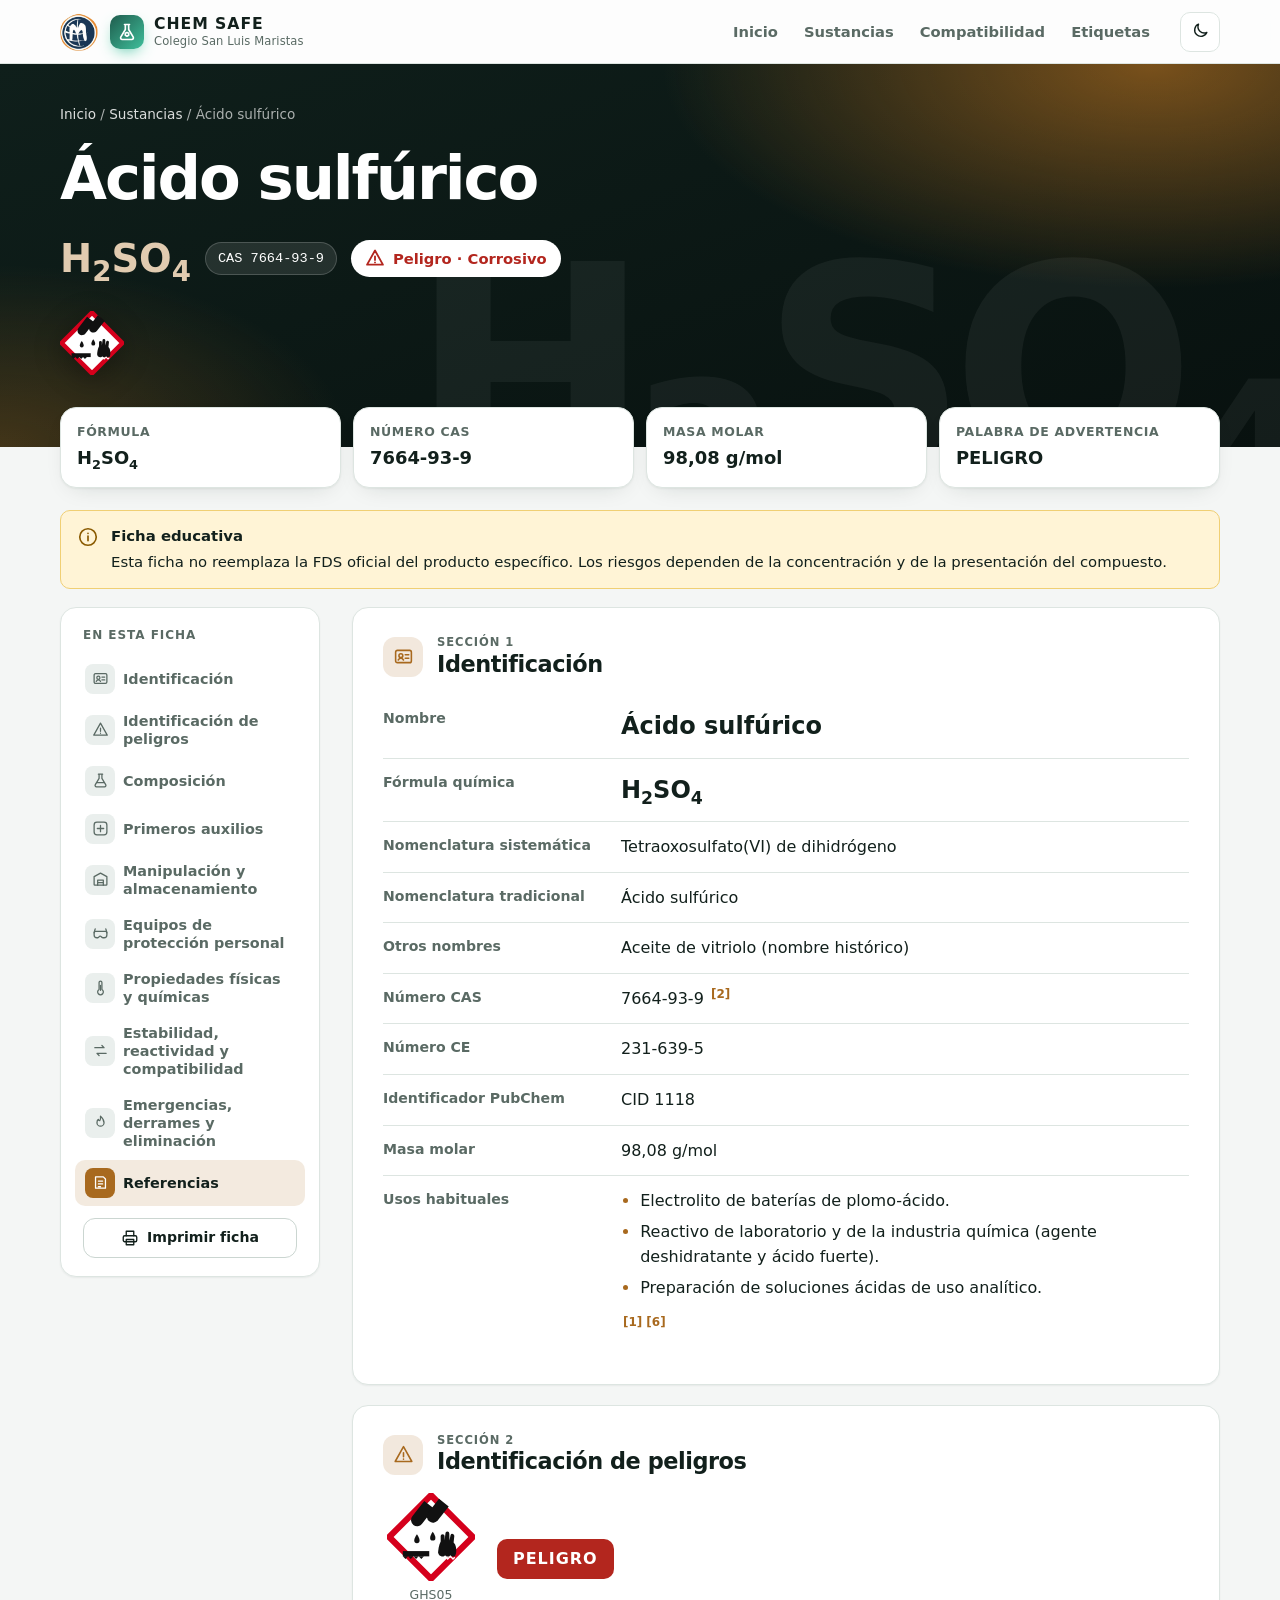
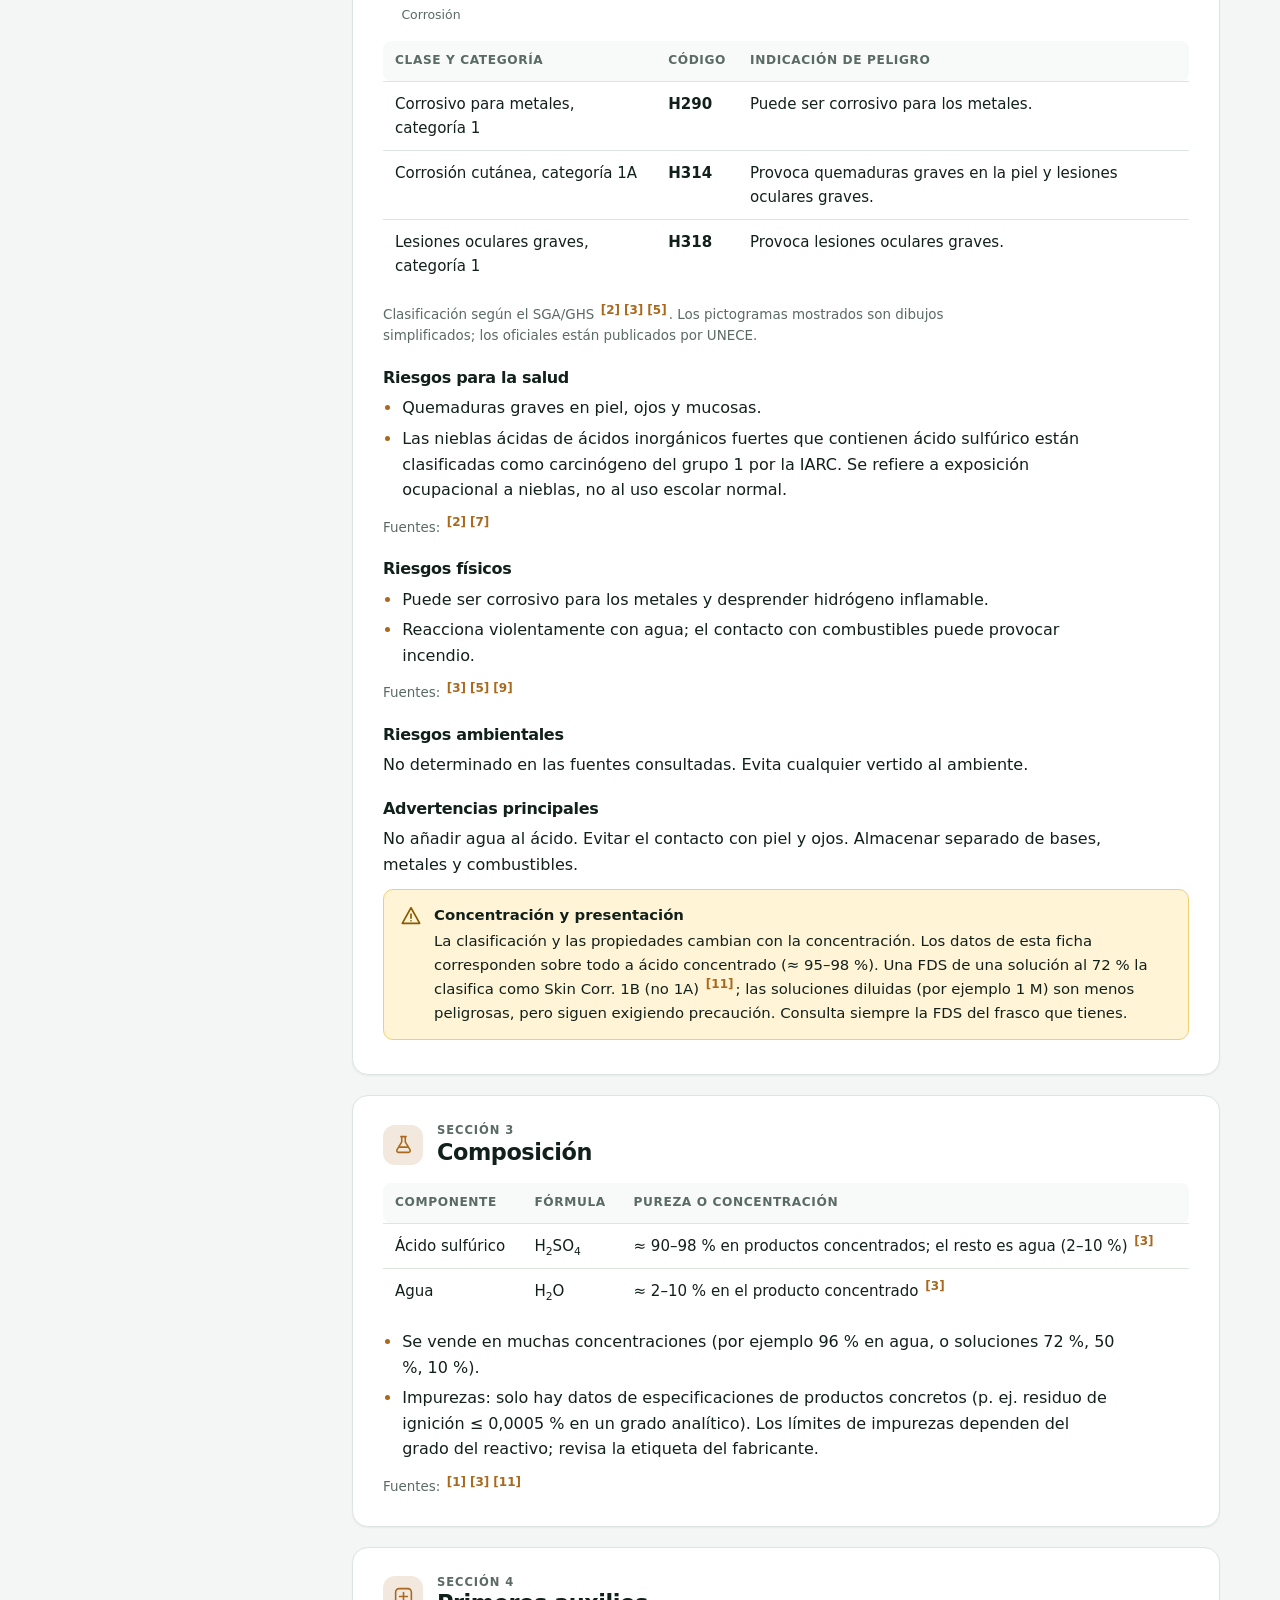
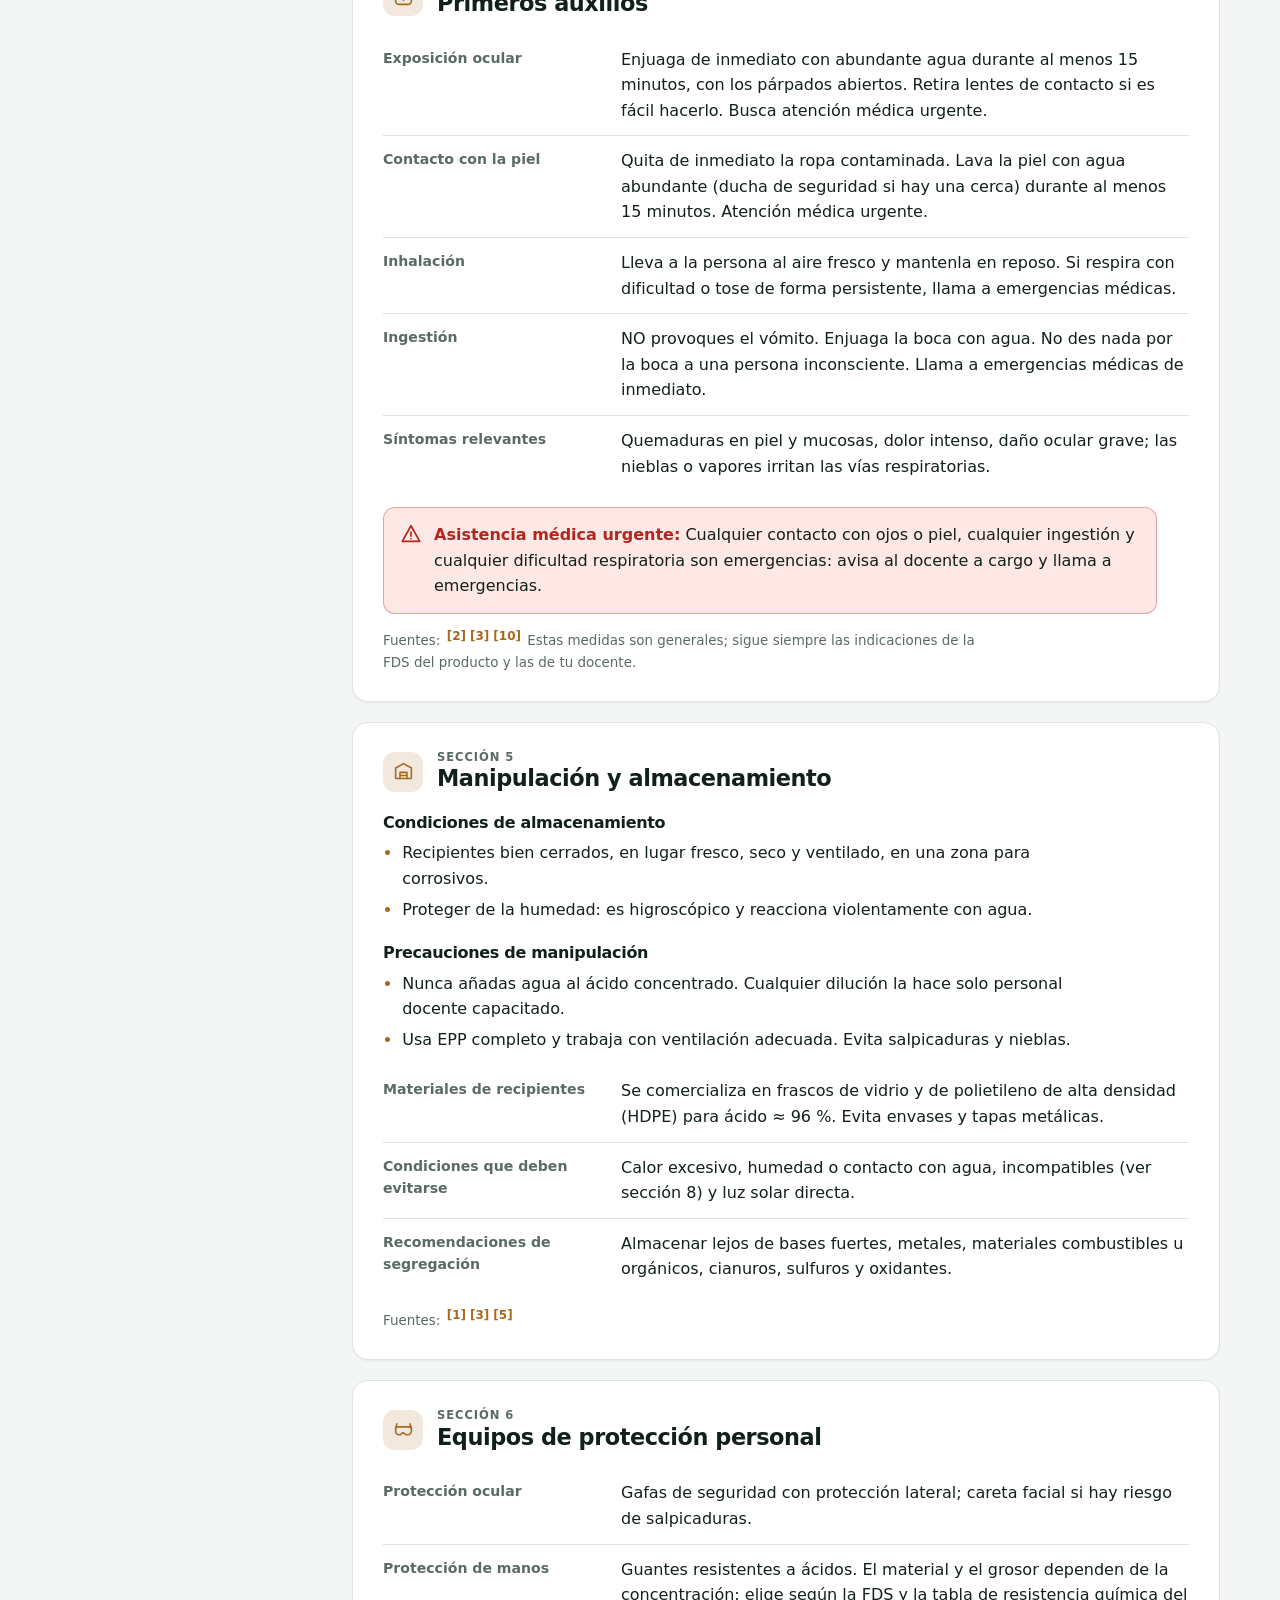
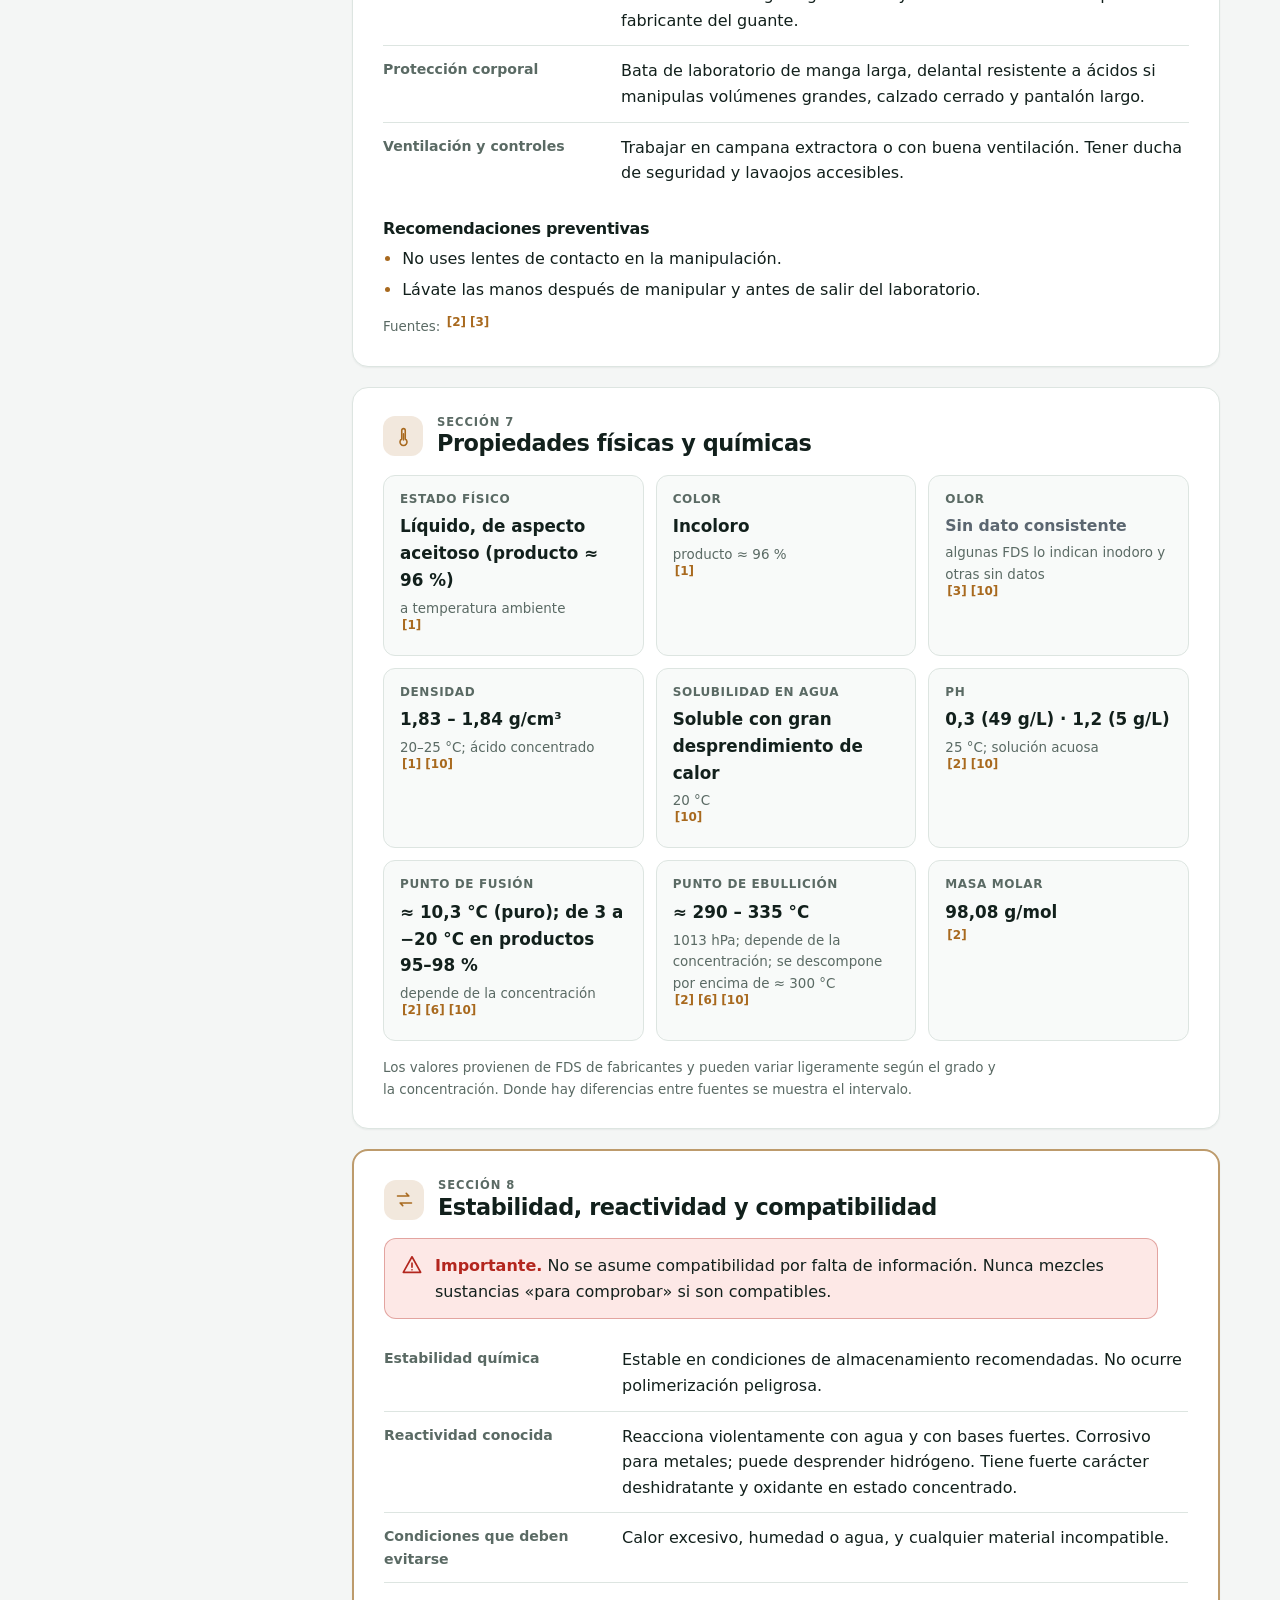
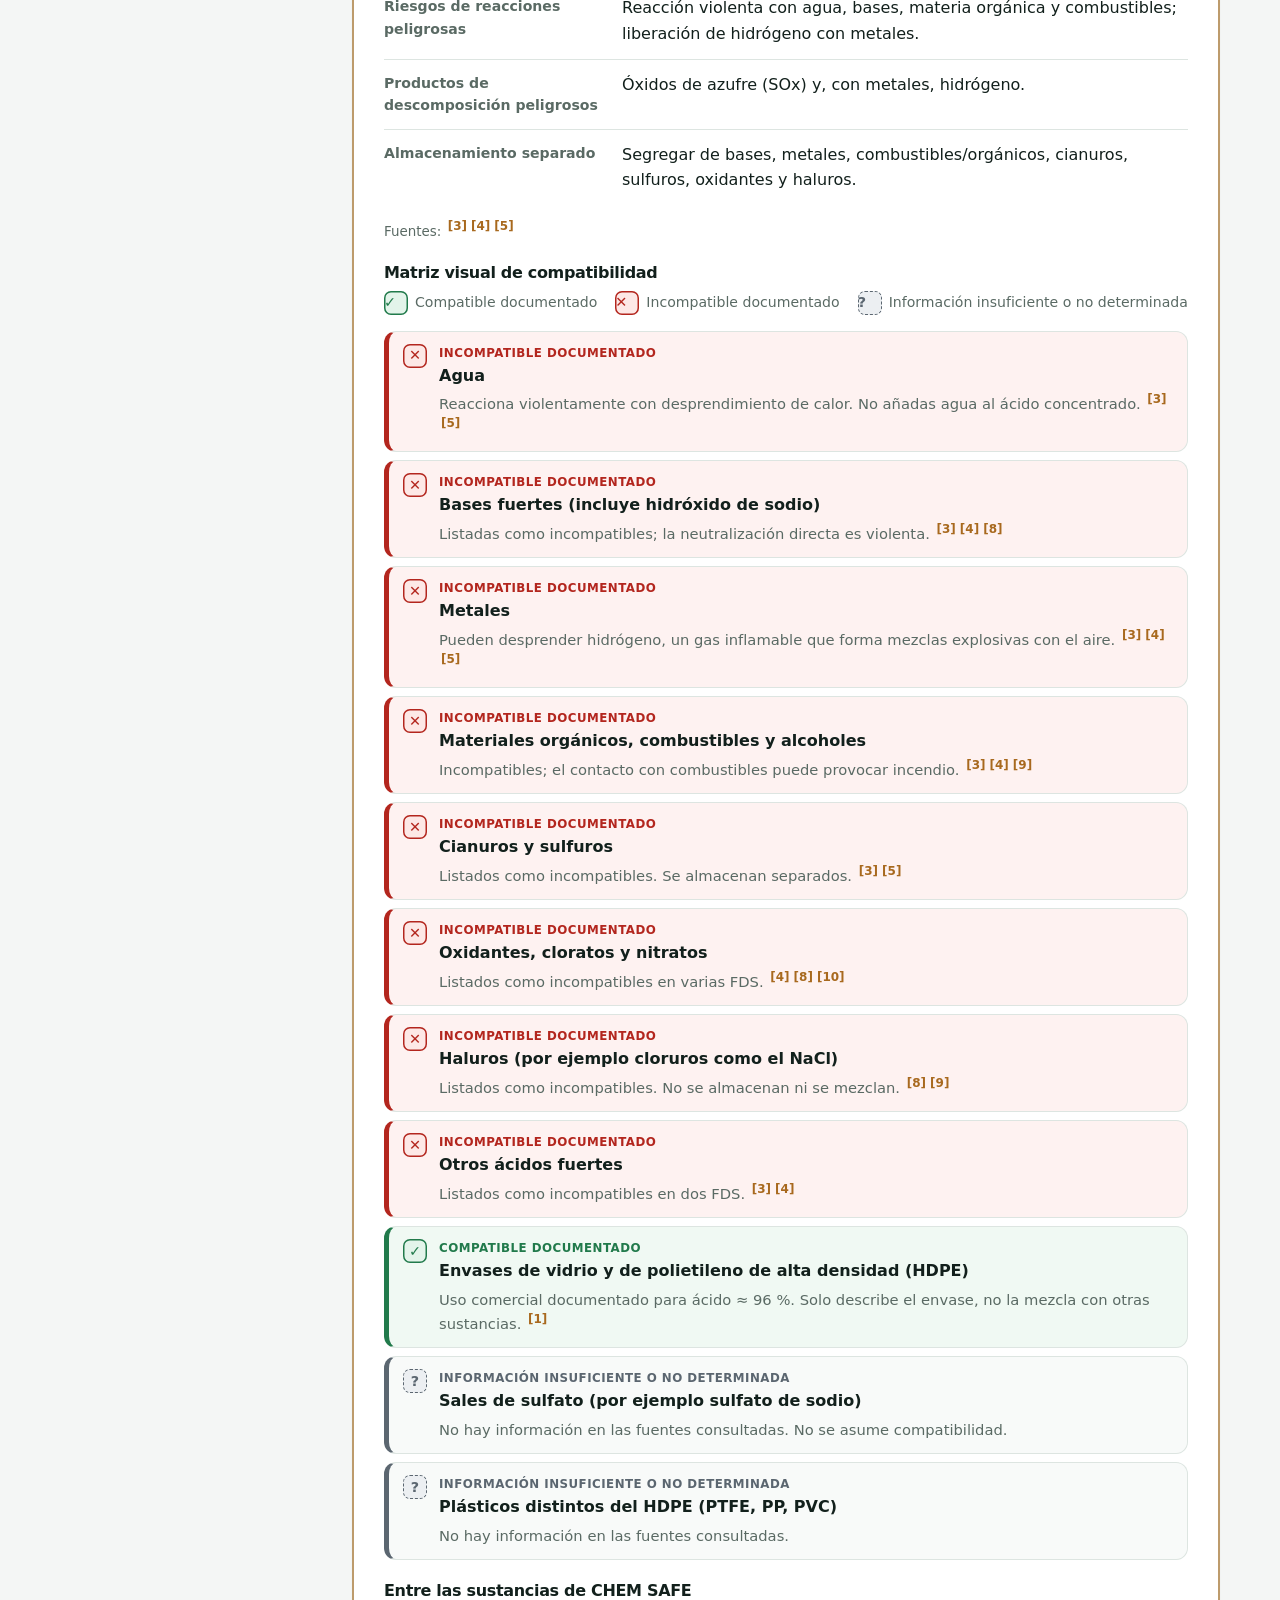
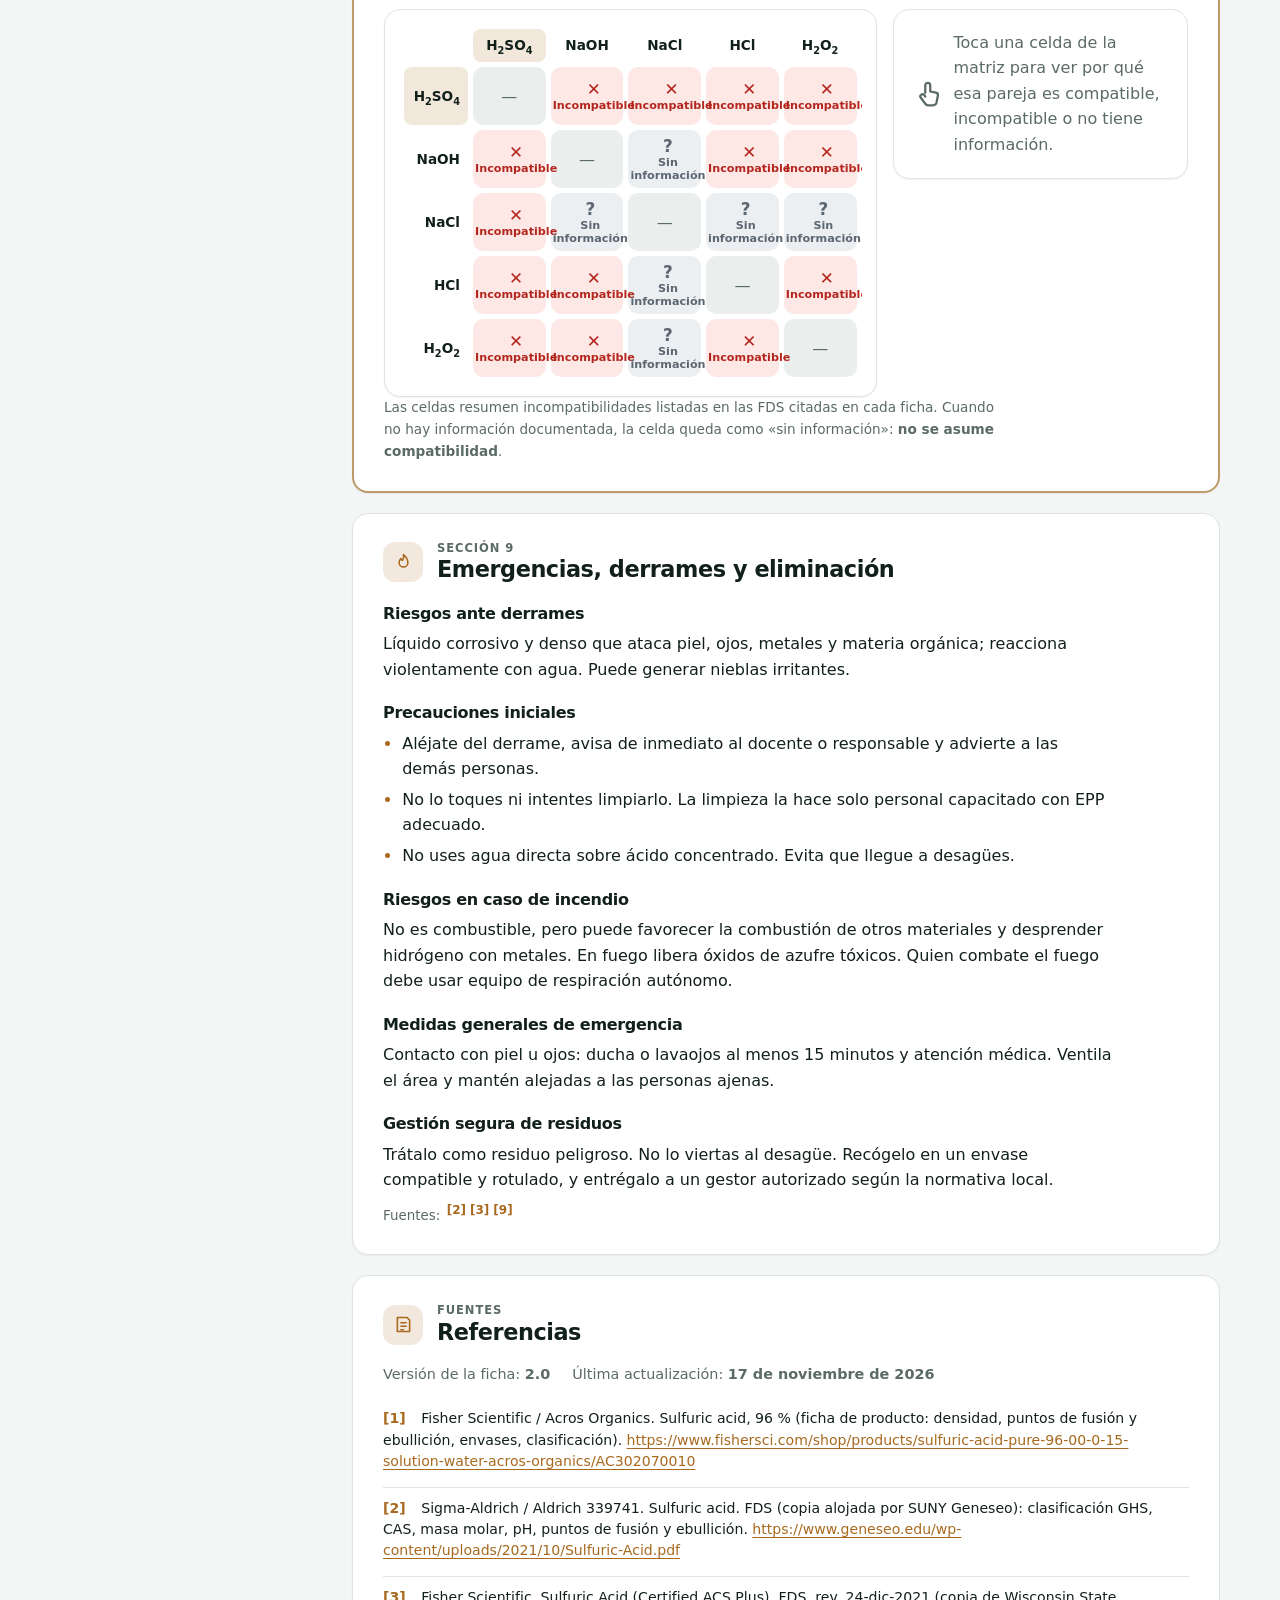
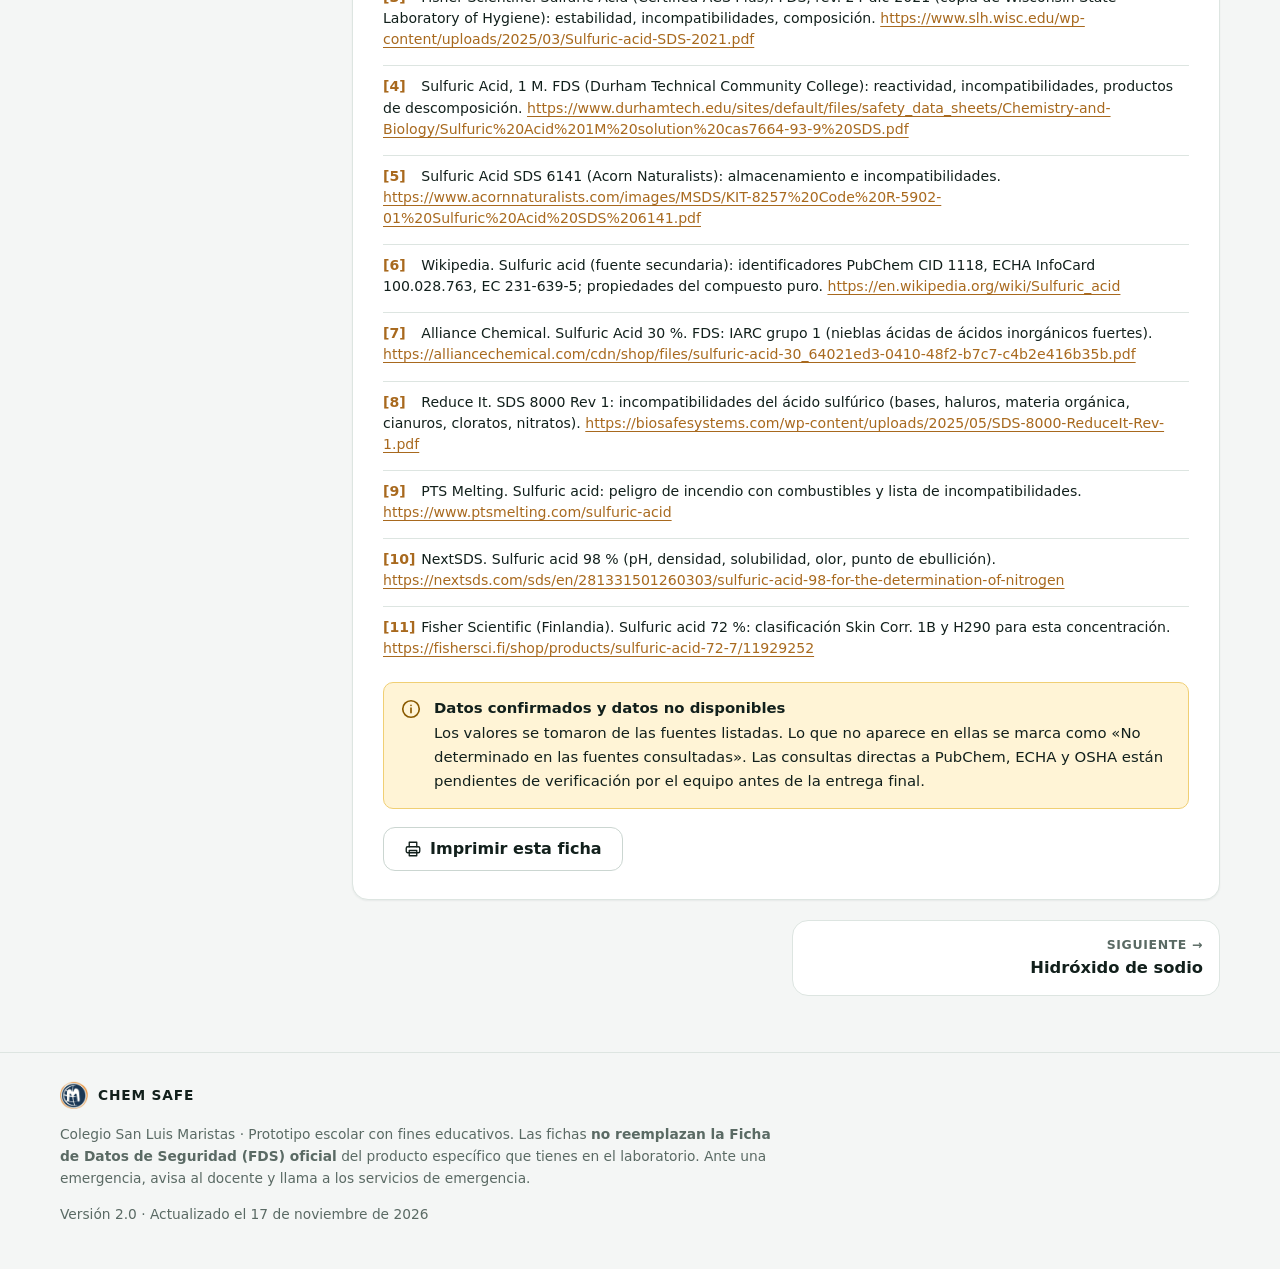
<file: fichas/acido-sulfurico.html>
<!DOCTYPE html>
<html lang="es">
<head>
<meta charset="utf-8">
<meta name="viewport" content="width=device-width, initial-scale=1">
<title>Ácido sulfúrico (H₂SO₄) · CHEM SAFE</title>
<meta name="description" content="Ficha educativa de seguridad de Ácido sulfúrico (H₂SO₄, CAS 7664-93-9): peligros, EPP, primeros auxilios y compatibilidad.">
<meta name="theme-color" content="#0f1f1b">
<link rel="icon" href="../assets/img/favicon.svg" type="image/svg+xml">
<link rel="stylesheet" href="../assets/css/styles.css">
<script>document.documentElement.classList.add("js");try{var t=localStorage.getItem("chemsafe-theme");if(t==="dark"||t==="light")document.documentElement.setAttribute("data-theme",t)}catch(e){}</script>
</head>
<body style="--accent:#a8691e;--accent-soft:#f6ebd9">
<div class="progress" aria-hidden="true"></div><header class="topbar"><div class="wrap"><a class="school" href="../index.html" title="Colegio San Luis Maristas"><img src="../assets/img/logo-maristas.png" alt="Logo del Colegio San Luis Maristas" width="38" height="38"></a><a class="brand" href="../index.html"><span class="mark"><svg viewBox="0 0 24 24" fill="none" stroke="currentColor" stroke-width="2" stroke-linecap="round" stroke-linejoin="round" aria-hidden="true"><path d="M9 3h6M10 3v6l-5.5 9.2A2 2 0 0 0 6.2 21h11.6a2 2 0 0 0 1.7-2.8L14 9V3"/><path d="M12 12.5l2 1v2.5l-2 1-2-1v-2.5z"/></svg></span><span>CHEM SAFE<small>Colegio San Luis Maristas</small></span></a><nav aria-label="Principal"><a href="../index.html">Inicio</a><a href="../index.html#sustancias" class="opt">Sustancias</a><a href="../index.html#compatibilidad" class="opt">Compatibilidad</a><a href="../etiquetas.html">Etiquetas</a></nav><button class="theme-btn" type="button" data-theme-toggle aria-label="Cambiar entre modo claro y oscuro"><span class="moon"><svg viewBox="0 0 24 24" fill="none" stroke="currentColor" stroke-width="1.8" stroke-linecap="round" stroke-linejoin="round" aria-hidden="true"><path d="M20 14.5A8 8 0 0 1 9.5 4 8 8 0 1 0 20 14.5z"/></svg></span><span class="sun"><svg viewBox="0 0 24 24" fill="none" stroke="currentColor" stroke-width="1.8" stroke-linecap="round" stroke-linejoin="round" aria-hidden="true"><circle cx="12" cy="12" r="4"/><path d="M12 2v2M12 20v2M4.9 4.9l1.4 1.4M17.7 17.7l1.4 1.4M2 12h2M20 12h2M4.9 19.1l1.4-1.4M17.7 6.3l1.4-1.4"/></svg></span></button></div></header><div class="hero"><div class="ghost-f" aria-hidden="true">H<sub>2</sub>SO<sub>4</sub></div><div class="wrap"><p class="crumbs"><a href="../index.html">Inicio</a> / <a href="../index.html#sustancias">Sustancias</a> / Ácido sulfúrico</p><h1>Ácido sulfúrico</h1><div class="hero-row"><span class="formula">H<sub>2</sub>SO<sub>4</sub></span><span class="chip">CAS 7664-93-9</span><span class="hazard-badge "><svg viewBox="0 0 24 24" fill="none" stroke="currentColor" stroke-width="2.2" stroke-linecap="round" stroke-linejoin="round" aria-hidden="true"><path d="M12 3 2.5 20h19z"/><path d="M12 10v4.5M12 17.2v.1"/></svg>Peligro · Corrosivo</span></div><div class="hero-picts"><img src="../assets/img/ghs05.svg" alt="Pictograma GHS05: Corrosión" width="64" height="64"></div></div></div><main class="wrap"><div class="facts" aria-label="Información general"><div class="fact"><div class="k">Fórmula</div><div class="v">H<sub>2</sub>SO<sub>4</sub></div></div><div class="fact"><div class="k">Número CAS</div><div class="v">7664-93-9</div></div><div class="fact"><div class="k">Masa molar</div><div class="v">98,08 g/mol</div></div><div class="fact"><div class="k">Palabra de advertencia</div><div class="v">PELIGRO</div></div></div><div class="notice"><svg viewBox="0 0 24 24" fill="none" stroke="currentColor" stroke-width="1.8" stroke-linecap="round" stroke-linejoin="round" aria-hidden="true"><circle cx="12" cy="12" r="9"/><path d="M12 11v5M12 8v.1"/></svg><div><strong>Ficha educativa</strong>Esta ficha no reemplaza la FDS oficial del producto específico. Los riesgos dependen de la concentración y de la presentación del compuesto.</div></div><div class="layout"><nav class="toc" id="menu" aria-label="Secciones de la ficha"><p class="ttl">En esta ficha</p><ol><li><a href="#s1"><span class="ico"><svg viewBox="0 0 24 24" fill="none" stroke="currentColor" stroke-width="1.8" stroke-linecap="round" stroke-linejoin="round" aria-hidden="true"><rect x="3" y="5" width="18" height="14" rx="2"/><circle cx="9" cy="11" r="2.2"/><path d="M14 10h4M14 14h4M6 16c.8-1.4 2-2 3-2s2.2.6 3 2"/></svg></span><span class="n">1</span><span>Identificación</span></a></li><li><a href="#s2"><span class="ico"><svg viewBox="0 0 24 24" fill="none" stroke="currentColor" stroke-width="1.8" stroke-linecap="round" stroke-linejoin="round" aria-hidden="true"><path d="M12 3 2.5 20h19z"/><path d="M12 10v4.5M12 17.2v.1"/></svg></span><span class="n">2</span><span>Identificación de peligros</span></a></li><li><a href="#s3"><span class="ico"><svg viewBox="0 0 24 24" fill="none" stroke="currentColor" stroke-width="1.8" stroke-linecap="round" stroke-linejoin="round" aria-hidden="true"><path d="M9 3h6M10 3v6l-5.5 9.2A2 2 0 0 0 6.2 21h11.6a2 2 0 0 0 1.7-2.8L14 9V3"/><path d="M7.5 15h9"/></svg></span><span class="n">3</span><span>Composición</span></a></li><li><a href="#s4"><span class="ico"><svg viewBox="0 0 24 24" fill="none" stroke="currentColor" stroke-width="1.8" stroke-linecap="round" stroke-linejoin="round" aria-hidden="true"><rect x="3" y="3" width="18" height="18" rx="4"/><path d="M12 7.5v9M7.5 12h9"/></svg></span><span class="n">4</span><span>Primeros auxilios</span></a></li><li><a href="#s5"><span class="ico"><svg viewBox="0 0 24 24" fill="none" stroke="currentColor" stroke-width="1.8" stroke-linecap="round" stroke-linejoin="round" aria-hidden="true"><path d="M3 8l9-5 9 5v11a1 1 0 0 1-1 1H4a1 1 0 0 1-1-1z"/><path d="M8 20v-7h8v7M8 16.5h8"/></svg></span><span class="n">5</span><span>Manipulación y almacenamiento</span></a></li><li><a href="#s6"><span class="ico"><svg viewBox="0 0 24 24" fill="none" stroke="currentColor" stroke-width="1.8" stroke-linecap="round" stroke-linejoin="round" aria-hidden="true"><path d="M3 11a2 2 0 0 1 2-2h14a2 2 0 0 1 2 2v3a4 4 0 0 1-4 4h-1.5a3 3 0 0 1-2.5-1.5 2 2 0 0 0-3 0A3 3 0 0 1 8.5 18H7a4 4 0 0 1-4-4z"/><path d="M3 11l1.5-5.5M21 11l-1.5-5.5"/></svg></span><span class="n">6</span><span>Equipos de protección personal</span></a></li><li><a href="#s7"><span class="ico"><svg viewBox="0 0 24 24" fill="none" stroke="currentColor" stroke-width="1.8" stroke-linecap="round" stroke-linejoin="round" aria-hidden="true"><path d="M10 14.8V5a2 2 0 0 1 4 0v9.8a4 4 0 1 1-4 0z"/><path d="M12 9v7"/></svg></span><span class="n">7</span><span>Propiedades físicas y químicas</span></a></li><li><a href="#s8"><span class="ico"><svg viewBox="0 0 24 24" fill="none" stroke="currentColor" stroke-width="1.8" stroke-linecap="round" stroke-linejoin="round" aria-hidden="true"><path d="M4 8h13l-3-3M20 16H7l3 3"/></svg></span><span class="n">8</span><span>Estabilidad, reactividad y compatibilidad</span></a></li><li><a href="#s9"><span class="ico"><svg viewBox="0 0 24 24" fill="none" stroke="currentColor" stroke-width="1.8" stroke-linecap="round" stroke-linejoin="round" aria-hidden="true"><path d="M12 3s5 4.4 5 9.2A5 5 0 0 1 7 12.2C7 9 9 7.5 9 7.5s.5 2 2 2c0 0 1.5-2 1-6.5z"/></svg></span><span class="n">9</span><span>Emergencias, derrames y eliminación</span></a></li><li><a href="#referencias"><span class="ico"><svg viewBox="0 0 24 24" fill="none" stroke="currentColor" stroke-width="1.8" stroke-linecap="round" stroke-linejoin="round" aria-hidden="true"><path d="M5 4h11l3 3v13H5z"/><path d="M9 10h6M9 14h6M9 18h3"/></svg></span><span class="n">✎</span><span>Referencias</span></a></li></ol><button class="btn ghost print" type="button" data-print><svg viewBox="0 0 24 24" fill="none" stroke="currentColor" stroke-width="1.8" stroke-linecap="round" stroke-linejoin="round" aria-hidden="true"><path d="M7 9V3h10v6"/><rect x="3" y="9" width="18" height="8" rx="2"/><path d="M7 14h10v7H7z"/></svg>Imprimir ficha</button></nav><div class="content"><section class="sec reveal" id="s1" aria-labelledby="s1-h"><h2 id="s1-h"><span class="num"><svg viewBox="0 0 24 24" fill="none" stroke="currentColor" stroke-width="1.8" stroke-linecap="round" stroke-linejoin="round" aria-hidden="true"><rect x="3" y="5" width="18" height="14" rx="2"/><circle cx="9" cy="11" r="2.2"/><path d="M14 10h4M14 14h4M6 16c.8-1.4 2-2 3-2s2.2.6 3 2"/></svg></span><span class="ttl"><small>Sección 1</small>Identificación</span></h2>
<dl class="dl"><div><dt>Nombre</dt><dd><strong class="formula-big">Ácido sulfúrico</strong></dd></div><div><dt>Fórmula química</dt><dd><span class="formula-big">H<sub>2</sub>SO<sub>4</sub></span></dd></div><div><dt>Nomenclatura sistemática</dt><dd>Tetraoxosulfato(VI) de dihidrógeno</dd></div><div><dt>Nomenclatura tradicional</dt><dd>Ácido sulfúrico</dd></div><div><dt>Otros nombres</dt><dd>Aceite de vitriolo (nombre histórico)</dd></div><div><dt>Número CAS</dt><dd>7664-93-9 <sup class="cite"><a href="#ref2">[2]</a></sup></dd></div><div><dt>Número CE</dt><dd>231-639-5</dd></div><div><dt>Identificador PubChem</dt><dd>CID 1118</dd></div><div><dt>Masa molar</dt><dd>98,08 g/mol</dd></div><div><dt>Usos habituales</dt><dd><ul><li>Electrolito de baterías de plomo-ácido.</li><li>Reactivo de laboratorio y de la industria química (agente deshidratante y ácido fuerte).</li><li>Preparación de soluciones ácidas de uso analítico.</li></ul> <sup class="cite"><a href="#ref1">[1]</a><a href="#ref6">[6]</a></sup></dd></div></dl>
</section>
<section class="sec reveal" id="s2" aria-labelledby="s2-h"><h2 id="s2-h"><span class="num"><svg viewBox="0 0 24 24" fill="none" stroke="currentColor" stroke-width="1.8" stroke-linecap="round" stroke-linejoin="round" aria-hidden="true"><path d="M12 3 2.5 20h19z"/><path d="M12 10v4.5M12 17.2v.1"/></svg></span><span class="ttl"><small>Sección 2</small>Identificación de peligros</span></h2>
<div class="picts"><figure class="pict"><img src="../assets/img/ghs05.svg" alt="Pictograma GHS05: Corrosión"><figcaption>GHS05<br>Corrosión</figcaption></figure><span class="signal">PELIGRO</span></div><div class="scroll-x"><table class="t"><thead><tr><th>Clase y categoría</th><th>Código</th><th>Indicación de peligro</th></tr></thead><tbody><tr><td>Corrosivo para metales, categoría 1</td><td><strong>H290</strong></td><td>Puede ser corrosivo para los metales.</td></tr><tr><td>Corrosión cutánea, categoría 1A</td><td><strong>H314</strong></td><td>Provoca quemaduras graves en la piel y lesiones oculares graves.</td></tr><tr><td>Lesiones oculares graves, categoría 1</td><td><strong>H318</strong></td><td>Provoca lesiones oculares graves.</td></tr></tbody></table></div><p class="src">Clasificación según el SGA/GHS <sup class="cite"><a href="#ref2">[2]</a><a href="#ref3">[3]</a><a href="#ref5">[5]</a></sup>. Los pictogramas mostrados son dibujos simplificados; los oficiales están publicados por UNECE.</p><h3>Riesgos para la salud</h3><ul><li>Quemaduras graves en piel, ojos y mucosas.</li><li>Las nieblas ácidas de ácidos inorgánicos fuertes que contienen ácido sulfúrico están clasificadas como carcinógeno del grupo 1 por la IARC. Se refiere a exposición ocupacional a nieblas, no al uso escolar normal.</li></ul><p class="src">Fuentes: <sup class="cite"><a href="#ref2">[2]</a><a href="#ref7">[7]</a></sup></p><h3>Riesgos físicos</h3><ul><li>Puede ser corrosivo para los metales y desprender hidrógeno inflamable.</li><li>Reacciona violentamente con agua; el contacto con combustibles puede provocar incendio.</li></ul><p class="src">Fuentes: <sup class="cite"><a href="#ref3">[3]</a><a href="#ref5">[5]</a><a href="#ref9">[9]</a></sup></p><h3>Riesgos ambientales</h3><p>No determinado en las fuentes consultadas. Evita cualquier vertido al ambiente.</p><h3>Advertencias principales</h3><p>No añadir agua al ácido. Evitar el contacto con piel y ojos. Almacenar separado de bases, metales y combustibles.</p><div class="notice"><svg viewBox="0 0 24 24" fill="none" stroke="currentColor" stroke-width="1.8" stroke-linecap="round" stroke-linejoin="round" aria-hidden="true"><path d="M12 3 2.5 20h19z"/><path d="M12 10v4.5M12 17.2v.1"/></svg><div><strong>Concentración y presentación</strong>La clasificación y las propiedades cambian con la concentración. Los datos de esta ficha corresponden sobre todo a ácido concentrado (≈ 95–98 %). Una FDS de una solución al 72 % la clasifica como Skin Corr. 1B (no 1A) <sup class="cite"><a href="#ref11">[11]</a></sup>; las soluciones diluidas (por ejemplo 1 M) son menos peligrosas, pero siguen exigiendo precaución. Consulta siempre la FDS del frasco que tienes.</div></div>
</section>
<section class="sec reveal" id="s3" aria-labelledby="s3-h"><h2 id="s3-h"><span class="num"><svg viewBox="0 0 24 24" fill="none" stroke="currentColor" stroke-width="1.8" stroke-linecap="round" stroke-linejoin="round" aria-hidden="true"><path d="M9 3h6M10 3v6l-5.5 9.2A2 2 0 0 0 6.2 21h11.6a2 2 0 0 0 1.7-2.8L14 9V3"/><path d="M7.5 15h9"/></svg></span><span class="ttl"><small>Sección 3</small>Composición</span></h2>
<div class="scroll-x"><table class="t"><thead><tr><th>Componente</th><th>Fórmula</th><th>Pureza o concentración</th></tr></thead><tbody><tr><td>Ácido sulfúrico</td><td>H<sub>2</sub>SO<sub>4</sub></td><td>≈ 90–98 % en productos concentrados; el resto es agua (2–10 %) <sup class="cite"><a href="#ref3">[3]</a></sup></td></tr><tr><td>Agua</td><td>H<sub>2</sub>O</td><td>≈ 2–10 % en el producto concentrado <sup class="cite"><a href="#ref3">[3]</a></sup></td></tr></tbody></table></div><ul><li>Se vende en muchas concentraciones (por ejemplo 96 % en agua, o soluciones 72 %, 50 %, 10 %).</li><li>Impurezas: solo hay datos de especificaciones de productos concretos (p. ej. residuo de ignición ≤ 0,0005 % en un grado analítico). Los límites de impurezas dependen del grado del reactivo; revisa la etiqueta del fabricante.</li></ul><p class="src">Fuentes: <sup class="cite"><a href="#ref1">[1]</a><a href="#ref3">[3]</a><a href="#ref11">[11]</a></sup></p>
</section>
<section class="sec reveal" id="s4" aria-labelledby="s4-h"><h2 id="s4-h"><span class="num"><svg viewBox="0 0 24 24" fill="none" stroke="currentColor" stroke-width="1.8" stroke-linecap="round" stroke-linejoin="round" aria-hidden="true"><rect x="3" y="3" width="18" height="18" rx="4"/><path d="M12 7.5v9M7.5 12h9"/></svg></span><span class="ttl"><small>Sección 4</small>Primeros auxilios</span></h2>
<dl class="dl"><div><dt>Exposición ocular</dt><dd>Enjuaga de inmediato con abundante agua durante al menos 15 minutos, con los párpados abiertos. Retira lentes de contacto si es fácil hacerlo. Busca atención médica urgente.</dd></div><div><dt>Contacto con la piel</dt><dd>Quita de inmediato la ropa contaminada. Lava la piel con agua abundante (ducha de seguridad si hay una cerca) durante al menos 15 minutos. Atención médica urgente.</dd></div><div><dt>Inhalación</dt><dd>Lleva a la persona al aire fresco y mantenla en reposo. Si respira con dificultad o tose de forma persistente, llama a emergencias médicas.</dd></div><div><dt>Ingestión</dt><dd>NO provoques el vómito. Enjuaga la boca con agua. No des nada por la boca a una persona inconsciente. Llama a emergencias médicas de inmediato.</dd></div><div><dt>Síntomas relevantes</dt><dd>Quemaduras en piel y mucosas, dolor intenso, daño ocular grave; las nieblas o vapores irritan las vías respiratorias.</dd></div></dl><div class="alert"><svg viewBox="0 0 24 24" fill="none" stroke="currentColor" stroke-width="1.8" stroke-linecap="round" stroke-linejoin="round" aria-hidden="true"><path d="M12 3 2.5 20h19z"/><path d="M12 10v4.5M12 17.2v.1"/></svg><div><strong>Asistencia médica urgente:</strong> Cualquier contacto con ojos o piel, cualquier ingestión y cualquier dificultad respiratoria son emergencias: avisa al docente a cargo y llama a emergencias.</div></div><p class="src">Fuentes: <sup class="cite"><a href="#ref2">[2]</a><a href="#ref3">[3]</a><a href="#ref10">[10]</a></sup> Estas medidas son generales; sigue siempre las indicaciones de la FDS del producto y las de tu docente.</p>
</section>
<section class="sec reveal" id="s5" aria-labelledby="s5-h"><h2 id="s5-h"><span class="num"><svg viewBox="0 0 24 24" fill="none" stroke="currentColor" stroke-width="1.8" stroke-linecap="round" stroke-linejoin="round" aria-hidden="true"><path d="M3 8l9-5 9 5v11a1 1 0 0 1-1 1H4a1 1 0 0 1-1-1z"/><path d="M8 20v-7h8v7M8 16.5h8"/></svg></span><span class="ttl"><small>Sección 5</small>Manipulación y almacenamiento</span></h2>
<h3>Condiciones de almacenamiento</h3><ul><li>Recipientes bien cerrados, en lugar fresco, seco y ventilado, en una zona para corrosivos.</li><li>Proteger de la humedad: es higroscópico y reacciona violentamente con agua.</li></ul><h3>Precauciones de manipulación</h3><ul><li>Nunca añadas agua al ácido concentrado. Cualquier dilución la hace solo personal docente capacitado.</li><li>Usa EPP completo y trabaja con ventilación adecuada. Evita salpicaduras y nieblas.</li></ul><dl class="dl"><div><dt>Materiales de recipientes</dt><dd>Se comercializa en frascos de vidrio y de polietileno de alta densidad (HDPE) para ácido ≈ 96 %. Evita envases y tapas metálicas.</dd></div><div><dt>Condiciones que deben evitarse</dt><dd>Calor excesivo, humedad o contacto con agua, incompatibles (ver sección 8) y luz solar directa.</dd></div><div><dt>Recomendaciones de segregación</dt><dd>Almacenar lejos de bases fuertes, metales, materiales combustibles u orgánicos, cianuros, sulfuros y oxidantes.</dd></div></dl><p class="src">Fuentes: <sup class="cite"><a href="#ref1">[1]</a><a href="#ref3">[3]</a><a href="#ref5">[5]</a></sup></p>
</section>
<section class="sec reveal" id="s6" aria-labelledby="s6-h"><h2 id="s6-h"><span class="num"><svg viewBox="0 0 24 24" fill="none" stroke="currentColor" stroke-width="1.8" stroke-linecap="round" stroke-linejoin="round" aria-hidden="true"><path d="M3 11a2 2 0 0 1 2-2h14a2 2 0 0 1 2 2v3a4 4 0 0 1-4 4h-1.5a3 3 0 0 1-2.5-1.5 2 2 0 0 0-3 0A3 3 0 0 1 8.5 18H7a4 4 0 0 1-4-4z"/><path d="M3 11l1.5-5.5M21 11l-1.5-5.5"/></svg></span><span class="ttl"><small>Sección 6</small>Equipos de protección personal</span></h2>
<dl class="dl"><div><dt>Protección ocular</dt><dd>Gafas de seguridad con protección lateral; careta facial si hay riesgo de salpicaduras.</dd></div><div><dt>Protección de manos</dt><dd>Guantes resistentes a ácidos. El material y el grosor dependen de la concentración: elige según la FDS y la tabla de resistencia química del fabricante del guante.</dd></div><div><dt>Protección corporal</dt><dd>Bata de laboratorio de manga larga, delantal resistente a ácidos si manipulas volúmenes grandes, calzado cerrado y pantalón largo.</dd></div><div><dt>Ventilación y controles</dt><dd>Trabajar en campana extractora o con buena ventilación. Tener ducha de seguridad y lavaojos accesibles.</dd></div></dl><h3>Recomendaciones preventivas</h3><ul><li>No uses lentes de contacto en la manipulación.</li><li>Lávate las manos después de manipular y antes de salir del laboratorio.</li></ul><p class="src">Fuentes: <sup class="cite"><a href="#ref2">[2]</a><a href="#ref3">[3]</a></sup></p>
</section>
<section class="sec reveal" id="s7" aria-labelledby="s7-h"><h2 id="s7-h"><span class="num"><svg viewBox="0 0 24 24" fill="none" stroke="currentColor" stroke-width="1.8" stroke-linecap="round" stroke-linejoin="round" aria-hidden="true"><path d="M10 14.8V5a2 2 0 0 1 4 0v9.8a4 4 0 1 1-4 0z"/><path d="M12 9v7"/></svg></span><span class="ttl"><small>Sección 7</small>Propiedades físicas y químicas</span></h2>
<div class="cards"><div class="pcard"><div class="k">Estado físico</div><div class="v">Líquido, de aspecto aceitoso (producto ≈ 96 %)</div><div class="c">a temperatura ambiente</div><div class="c"><sup class="cite"><a href="#ref1">[1]</a></sup></div></div><div class="pcard"><div class="k">Color</div><div class="v">Incoloro</div><div class="c">producto ≈ 96 %</div><div class="c"><sup class="cite"><a href="#ref1">[1]</a></sup></div></div><div class="pcard nd"><div class="k">Olor</div><div class="v">Sin dato consistente</div><div class="c">algunas FDS lo indican inodoro y otras sin datos</div><div class="c"><sup class="cite"><a href="#ref3">[3]</a><a href="#ref10">[10]</a></sup></div></div><div class="pcard"><div class="k">Densidad</div><div class="v">1,83 – 1,84 g/cm³</div><div class="c">20–25 °C; ácido concentrado</div><div class="c"><sup class="cite"><a href="#ref1">[1]</a><a href="#ref10">[10]</a></sup></div></div><div class="pcard"><div class="k">Solubilidad en agua</div><div class="v">Soluble con gran desprendimiento de calor</div><div class="c">20 °C</div><div class="c"><sup class="cite"><a href="#ref10">[10]</a></sup></div></div><div class="pcard"><div class="k">pH</div><div class="v">0,3 (49 g/L) · 1,2 (5 g/L)</div><div class="c">25 °C; solución acuosa</div><div class="c"><sup class="cite"><a href="#ref2">[2]</a><a href="#ref10">[10]</a></sup></div></div><div class="pcard"><div class="k">Punto de fusión</div><div class="v">≈ 10,3 °C (puro); de 3 a −20 °C en productos 95–98 %</div><div class="c">depende de la concentración</div><div class="c"><sup class="cite"><a href="#ref2">[2]</a><a href="#ref6">[6]</a><a href="#ref10">[10]</a></sup></div></div><div class="pcard"><div class="k">Punto de ebullición</div><div class="v">≈ 290 – 335 °C</div><div class="c">1013 hPa; depende de la concentración; se descompone por encima de ≈ 300 °C</div><div class="c"><sup class="cite"><a href="#ref2">[2]</a><a href="#ref6">[6]</a><a href="#ref10">[10]</a></sup></div></div><div class="pcard"><div class="k">Masa molar</div><div class="v">98,08 g/mol</div><div class="c"><sup class="cite"><a href="#ref2">[2]</a></sup></div></div></div><p class="src">Los valores provienen de FDS de fabricantes y pueden variar ligeramente según el grado y la concentración. Donde hay diferencias entre fuentes se muestra el intervalo.</p>
</section>
<section class="sec featured reveal" id="s8" aria-labelledby="s8-h"><h2 id="s8-h"><span class="num"><svg viewBox="0 0 24 24" fill="none" stroke="currentColor" stroke-width="1.8" stroke-linecap="round" stroke-linejoin="round" aria-hidden="true"><path d="M4 8h13l-3-3M20 16H7l3 3"/></svg></span><span class="ttl"><small>Sección 8</small>Estabilidad, reactividad y compatibilidad</span></h2>
<div class="alert"><svg viewBox="0 0 24 24" fill="none" stroke="currentColor" stroke-width="1.8" stroke-linecap="round" stroke-linejoin="round" aria-hidden="true"><path d="M12 3 2.5 20h19z"/><path d="M12 10v4.5M12 17.2v.1"/></svg><div><strong>Importante.</strong> No se asume compatibilidad por falta de información. Nunca mezcles sustancias «para comprobar» si son compatibles.</div></div><dl class="dl"><div><dt>Estabilidad química</dt><dd>Estable en condiciones de almacenamiento recomendadas. No ocurre polimerización peligrosa.</dd></div><div><dt>Reactividad conocida</dt><dd>Reacciona violentamente con agua y con bases fuertes. Corrosivo para metales; puede desprender hidrógeno. Tiene fuerte carácter deshidratante y oxidante en estado concentrado.</dd></div><div><dt>Condiciones que deben evitarse</dt><dd>Calor excesivo, humedad o agua, y cualquier material incompatible.</dd></div><div><dt>Riesgos de reacciones peligrosas</dt><dd>Reacción violenta con agua, bases, materia orgánica y combustibles; liberación de hidrógeno con metales.</dd></div><div><dt>Productos de descomposición peligrosos</dt><dd>Óxidos de azufre (SOx) y, con metales, hidrógeno.</dd></div><div><dt>Almacenamiento separado</dt><dd>Segregar de bases, metales, combustibles/orgánicos, cianuros, sulfuros, oxidantes y haluros.</dd></div></dl><p class="src">Fuentes: <sup class="cite"><a href="#ref3">[3]</a><a href="#ref4">[4]</a><a href="#ref5">[5]</a></sup></p><h3>Matriz visual de compatibilidad</h3><div class="legend" role="list"><span role="listitem"><span class="st ok" aria-hidden="true">✓</span>Compatible documentado</span><span role="listitem"><span class="st bad" aria-hidden="true">✕</span>Incompatible documentado</span><span role="listitem"><span class="st nd" aria-hidden="true">?</span>Información insuficiente o no determinada</span></div><div class="matrix"><div class="mrow bad"><span class="st bad" aria-hidden="true">✕</span><div><span class="lbl">Incompatible documentado</span><span class="fam">Agua</span></div><div class="why">Reacciona violentamente con desprendimiento de calor. No añadas agua al ácido concentrado. <sup class="cite"><a href="#ref3">[3]</a><a href="#ref5">[5]</a></sup></div></div><div class="mrow bad"><span class="st bad" aria-hidden="true">✕</span><div><span class="lbl">Incompatible documentado</span><span class="fam">Bases fuertes (incluye hidróxido de sodio)</span></div><div class="why">Listadas como incompatibles; la neutralización directa es violenta. <sup class="cite"><a href="#ref3">[3]</a><a href="#ref4">[4]</a><a href="#ref8">[8]</a></sup></div></div><div class="mrow bad"><span class="st bad" aria-hidden="true">✕</span><div><span class="lbl">Incompatible documentado</span><span class="fam">Metales</span></div><div class="why">Pueden desprender hidrógeno, un gas inflamable que forma mezclas explosivas con el aire. <sup class="cite"><a href="#ref3">[3]</a><a href="#ref4">[4]</a><a href="#ref5">[5]</a></sup></div></div><div class="mrow bad"><span class="st bad" aria-hidden="true">✕</span><div><span class="lbl">Incompatible documentado</span><span class="fam">Materiales orgánicos, combustibles y alcoholes</span></div><div class="why">Incompatibles; el contacto con combustibles puede provocar incendio. <sup class="cite"><a href="#ref3">[3]</a><a href="#ref4">[4]</a><a href="#ref9">[9]</a></sup></div></div><div class="mrow bad"><span class="st bad" aria-hidden="true">✕</span><div><span class="lbl">Incompatible documentado</span><span class="fam">Cianuros y sulfuros</span></div><div class="why">Listados como incompatibles. Se almacenan separados. <sup class="cite"><a href="#ref3">[3]</a><a href="#ref5">[5]</a></sup></div></div><div class="mrow bad"><span class="st bad" aria-hidden="true">✕</span><div><span class="lbl">Incompatible documentado</span><span class="fam">Oxidantes, cloratos y nitratos</span></div><div class="why">Listados como incompatibles en varias FDS. <sup class="cite"><a href="#ref4">[4]</a><a href="#ref8">[8]</a><a href="#ref10">[10]</a></sup></div></div><div class="mrow bad"><span class="st bad" aria-hidden="true">✕</span><div><span class="lbl">Incompatible documentado</span><span class="fam">Haluros (por ejemplo cloruros como el NaCl)</span></div><div class="why">Listados como incompatibles. No se almacenan ni se mezclan. <sup class="cite"><a href="#ref8">[8]</a><a href="#ref9">[9]</a></sup></div></div><div class="mrow bad"><span class="st bad" aria-hidden="true">✕</span><div><span class="lbl">Incompatible documentado</span><span class="fam">Otros ácidos fuertes</span></div><div class="why">Listados como incompatibles en dos FDS. <sup class="cite"><a href="#ref3">[3]</a><a href="#ref4">[4]</a></sup></div></div><div class="mrow ok"><span class="st ok" aria-hidden="true">✓</span><div><span class="lbl">Compatible documentado</span><span class="fam">Envases de vidrio y de polietileno de alta densidad (HDPE)</span></div><div class="why">Uso comercial documentado para ácido ≈ 96 %. Solo describe el envase, no la mezcla con otras sustancias. <sup class="cite"><a href="#ref1">[1]</a></sup></div></div><div class="mrow nd"><span class="st nd" aria-hidden="true">?</span><div><span class="lbl">Información insuficiente o no determinada</span><span class="fam">Sales de sulfato (por ejemplo sulfato de sodio)</span></div><div class="why">No hay información en las fuentes consultadas. No se asume compatibilidad.</div></div><div class="mrow nd"><span class="st nd" aria-hidden="true">?</span><div><span class="lbl">Información insuficiente o no determinada</span><span class="fam">Plásticos distintos del HDPE (PTFE, PP, PVC)</span></div><div class="why">No hay información en las fuentes consultadas.</div></div></div><h3>Entre las sustancias de CHEM SAFE</h3><div class="xwrap"><div class="xcard"><div class="scroll-x"><table class="xmatrix" aria-label="Compatibilidad entre las sustancias de CHEM SAFE"><thead><tr><th></th><th scope="col" class="hl">H<sub>2</sub>SO<sub>4</sub></th><th scope="col">NaOH</th><th scope="col">NaCl</th><th scope="col">HCl</th><th scope="col">H<sub>2</sub>O<sub>2</sub></th></tr></thead><tbody><tr><th scope="row" class="hl">H<sub>2</sub>SO<sub>4</sub></th><td class="diag" aria-label="misma sustancia">—</td><td class="bad"><button type="button" data-pair="Ácido sulfúrico + Hidróxido de sodio" data-state="bad" data-label="Incompatible documentado" data-detail="Las FDS del ácido sulfúrico listan las bases fuertes como incompatibles y la del hidróxido de sodio lista los ácidos fuertes: la neutralización directa es violenta y desprende mucho calor. (Ficha H₂SO₄ [3,4,8]; ficha NaOH [1])." aria-label="Ácido sulfúrico + Hidróxido de sodio: Incompatible"><span class="st bad" aria-hidden="true">✕</span><span class="lbl-sm">Incompatible</span></button></td><td class="bad"><button type="button" data-pair="Ácido sulfúrico + Cloruro de sodio" data-state="bad" data-label="Incompatible documentado" data-detail="La FDS del ácido sulfúrico lista los haluros (como el NaCl) como incompatibles. Se refiere al ácido concentrado: no se almacenan juntos ni se mezclan. (Ficha H₂SO₄ [8,9])." aria-label="Ácido sulfúrico + Cloruro de sodio: Incompatible"><span class="st bad" aria-hidden="true">✕</span><span class="lbl-sm">Incompatible</span></button></td><td class="bad"><button type="button" data-pair="Ácido sulfúrico + Ácido clorhídrico" data-state="bad" data-label="Incompatible documentado" data-detail="La mezcla con ácido sulfúrico concentrado puede desprender cloruro de hidrógeno gaseoso tóxico a velocidad peligrosa (NOAA CAMEO Chemicals). (Ficha HCl)." aria-label="Ácido sulfúrico + Ácido clorhídrico: Incompatible"><span class="st bad" aria-hidden="true">✕</span><span class="lbl-sm">Incompatible</span></button></td><td class="bad"><button type="button" data-pair="Ácido sulfúrico + Peróxido de hidrógeno" data-state="bad" data-label="Incompatible documentado" data-detail="Una FDS de Millipore para solución 30–35 % nombra el ácido sulfúrico entre las sustancias con riesgo de explosión. (Ficha H₂O₂)." aria-label="Ácido sulfúrico + Peróxido de hidrógeno: Incompatible"><span class="st bad" aria-hidden="true">✕</span><span class="lbl-sm">Incompatible</span></button></td></tr><tr><th scope="row">NaOH</th><td class="bad"><button type="button" data-pair="Hidróxido de sodio + Ácido sulfúrico" data-state="bad" data-label="Incompatible documentado" data-detail="Las FDS del ácido sulfúrico listan las bases fuertes como incompatibles y la del hidróxido de sodio lista los ácidos fuertes: la neutralización directa es violenta y desprende mucho calor. (Ficha H₂SO₄ [3,4,8]; ficha NaOH [1])." aria-label="Hidróxido de sodio + Ácido sulfúrico: Incompatible"><span class="st bad" aria-hidden="true">✕</span><span class="lbl-sm">Incompatible</span></button></td><td class="diag" aria-label="misma sustancia">—</td><td class="nd"><button type="button" data-pair="Hidróxido de sodio + Cloruro de sodio" data-state="nd" data-label="Información insuficiente o no determinada" data-detail="Ninguna de las FDS consultadas menciona esta pareja. No se asume compatibilidad." aria-label="Hidróxido de sodio + Cloruro de sodio: Sin información"><span class="st nd" aria-hidden="true">?</span><span class="lbl-sm">Sin información</span></button></td><td class="bad"><button type="button" data-pair="Hidróxido de sodio + Ácido clorhídrico" data-state="bad" data-label="Incompatible documentado" data-detail="Las bases fuertes están listadas como incompatibles y la reacción con hidróxido de sodio puede ser violenta (FDS Fisher Scientific; NOAA CAMEO Chemicals; NIOSH). (Ficha HCl)." aria-label="Hidróxido de sodio + Ácido clorhídrico: Incompatible"><span class="st bad" aria-hidden="true">✕</span><span class="lbl-sm">Incompatible</span></button></td><td class="bad"><button type="button" data-pair="Hidróxido de sodio + Peróxido de hidrógeno" data-state="bad" data-label="Incompatible documentado" data-detail="La FDS de Millipore indica riesgo de explosión con hidróxidos alcalinos y reacción exotérmica con hidróxido de sodio; Flinn lista las bases fuertes como incompatibles. (Ficha H₂O₂)." aria-label="Hidróxido de sodio + Peróxido de hidrógeno: Incompatible"><span class="st bad" aria-hidden="true">✕</span><span class="lbl-sm">Incompatible</span></button></td></tr><tr><th scope="row">NaCl</th><td class="bad"><button type="button" data-pair="Cloruro de sodio + Ácido sulfúrico" data-state="bad" data-label="Incompatible documentado" data-detail="La FDS del ácido sulfúrico lista los haluros (como el NaCl) como incompatibles. Se refiere al ácido concentrado: no se almacenan juntos ni se mezclan. (Ficha H₂SO₄ [8,9])." aria-label="Cloruro de sodio + Ácido sulfúrico: Incompatible"><span class="st bad" aria-hidden="true">✕</span><span class="lbl-sm">Incompatible</span></button></td><td class="nd"><button type="button" data-pair="Cloruro de sodio + Hidróxido de sodio" data-state="nd" data-label="Información insuficiente o no determinada" data-detail="Ninguna de las FDS consultadas menciona esta pareja. No se asume compatibilidad." aria-label="Cloruro de sodio + Hidróxido de sodio: Sin información"><span class="st nd" aria-hidden="true">?</span><span class="lbl-sm">Sin información</span></button></td><td class="diag" aria-label="misma sustancia">—</td><td class="nd"><button type="button" data-pair="Cloruro de sodio + Ácido clorhídrico" data-state="nd" data-label="Información insuficiente o no determinada" data-detail="Ninguna de las fuentes consultadas documenta la combinación; no se asume compatibilidad. (Ficha HCl)." aria-label="Cloruro de sodio + Ácido clorhídrico: Sin información"><span class="st nd" aria-hidden="true">?</span><span class="lbl-sm">Sin información</span></button></td><td class="nd"><button type="button" data-pair="Cloruro de sodio + Peróxido de hidrógeno" data-state="nd" data-label="Información insuficiente o no determinada" data-detail="Ninguna de las FDS consultadas menciona el cloruro de sodio ni los cloruros; no se asume compatibilidad. (Ficha H₂O₂)." aria-label="Cloruro de sodio + Peróxido de hidrógeno: Sin información"><span class="st nd" aria-hidden="true">?</span><span class="lbl-sm">Sin información</span></button></td></tr><tr><th scope="row">HCl</th><td class="bad"><button type="button" data-pair="Ácido clorhídrico + Ácido sulfúrico" data-state="bad" data-label="Incompatible documentado" data-detail="La mezcla con ácido sulfúrico concentrado puede desprender cloruro de hidrógeno gaseoso tóxico a velocidad peligrosa (NOAA CAMEO Chemicals). (Ficha HCl)." aria-label="Ácido clorhídrico + Ácido sulfúrico: Incompatible"><span class="st bad" aria-hidden="true">✕</span><span class="lbl-sm">Incompatible</span></button></td><td class="bad"><button type="button" data-pair="Ácido clorhídrico + Hidróxido de sodio" data-state="bad" data-label="Incompatible documentado" data-detail="Las bases fuertes están listadas como incompatibles y la reacción con hidróxido de sodio puede ser violenta (FDS Fisher Scientific; NOAA CAMEO Chemicals; NIOSH). (Ficha HCl)." aria-label="Ácido clorhídrico + Hidróxido de sodio: Incompatible"><span class="st bad" aria-hidden="true">✕</span><span class="lbl-sm">Incompatible</span></button></td><td class="nd"><button type="button" data-pair="Ácido clorhídrico + Cloruro de sodio" data-state="nd" data-label="Información insuficiente o no determinada" data-detail="Ninguna de las fuentes consultadas documenta la combinación; no se asume compatibilidad. (Ficha HCl)." aria-label="Ácido clorhídrico + Cloruro de sodio: Sin información"><span class="st nd" aria-hidden="true">?</span><span class="lbl-sm">Sin información</span></button></td><td class="diag" aria-label="misma sustancia">—</td><td class="bad"><button type="button" data-pair="Ácido clorhídrico + Peróxido de hidrógeno" data-state="bad" data-label="Incompatible documentado" data-detail="Una FDS lista los peróxidos entre los oxidantes que liberan cloro con el ácido, y otra lista los oxidantes fuertes como incompatibles (FDS Alliance Chemical; FDS Fisher Scientific). (Ficha HCl)." aria-label="Ácido clorhídrico + Peróxido de hidrógeno: Incompatible"><span class="st bad" aria-hidden="true">✕</span><span class="lbl-sm">Incompatible</span></button></td></tr><tr><th scope="row">H<sub>2</sub>O<sub>2</sub></th><td class="bad"><button type="button" data-pair="Peróxido de hidrógeno + Ácido sulfúrico" data-state="bad" data-label="Incompatible documentado" data-detail="Una FDS de Millipore para solución 30–35 % nombra el ácido sulfúrico entre las sustancias con riesgo de explosión. (Ficha H₂O₂)." aria-label="Peróxido de hidrógeno + Ácido sulfúrico: Incompatible"><span class="st bad" aria-hidden="true">✕</span><span class="lbl-sm">Incompatible</span></button></td><td class="bad"><button type="button" data-pair="Peróxido de hidrógeno + Hidróxido de sodio" data-state="bad" data-label="Incompatible documentado" data-detail="La FDS de Millipore indica riesgo de explosión con hidróxidos alcalinos y reacción exotérmica con hidróxido de sodio; Flinn lista las bases fuertes como incompatibles. (Ficha H₂O₂)." aria-label="Peróxido de hidrógeno + Hidróxido de sodio: Incompatible"><span class="st bad" aria-hidden="true">✕</span><span class="lbl-sm">Incompatible</span></button></td><td class="nd"><button type="button" data-pair="Peróxido de hidrógeno + Cloruro de sodio" data-state="nd" data-label="Información insuficiente o no determinada" data-detail="Ninguna de las FDS consultadas menciona el cloruro de sodio ni los cloruros; no se asume compatibilidad. (Ficha H₂O₂)." aria-label="Peróxido de hidrógeno + Cloruro de sodio: Sin información"><span class="st nd" aria-hidden="true">?</span><span class="lbl-sm">Sin información</span></button></td><td class="bad"><button type="button" data-pair="Peróxido de hidrógeno + Ácido clorhídrico" data-state="bad" data-label="Incompatible documentado" data-detail="Una FDS lista los peróxidos entre los oxidantes que liberan cloro con el ácido, y otra lista los oxidantes fuertes como incompatibles (FDS Alliance Chemical; FDS Fisher Scientific). (Ficha HCl)." aria-label="Peróxido de hidrógeno + Ácido clorhídrico: Incompatible"><span class="st bad" aria-hidden="true">✕</span><span class="lbl-sm">Incompatible</span></button></td><td class="diag" aria-label="misma sustancia">—</td></tr></tbody></table></div></div><div class="xdetail" aria-live="polite"><div class="hint"><svg viewBox="0 0 24 24" fill="none" stroke="currentColor" stroke-width="1.8" stroke-linecap="round" stroke-linejoin="round" aria-hidden="true"><path d="M9 11V5a2 2 0 0 1 4 0v5l4.5.9a2 2 0 0 1 1.6 2.3L18 19a3 3 0 0 1-3 2h-3.6a3 3 0 0 1-2.4-1.2L5.5 15a1.7 1.7 0 0 1 2.6-2.2L9 14"/></svg><span>Toca una celda de la matriz para ver por qué esa pareja es compatible, incompatible o no tiene información.</span></div></div></div><p class="xnote">Las celdas resumen incompatibilidades listadas en las FDS citadas en cada ficha. Cuando no hay información documentada, la celda queda como «sin información»: <strong>no se asume compatibilidad</strong>.</p>
</section>
<section class="sec reveal" id="s9" aria-labelledby="s9-h"><h2 id="s9-h"><span class="num"><svg viewBox="0 0 24 24" fill="none" stroke="currentColor" stroke-width="1.8" stroke-linecap="round" stroke-linejoin="round" aria-hidden="true"><path d="M12 3s5 4.4 5 9.2A5 5 0 0 1 7 12.2C7 9 9 7.5 9 7.5s.5 2 2 2c0 0 1.5-2 1-6.5z"/></svg></span><span class="ttl"><small>Sección 9</small>Emergencias, derrames y eliminación</span></h2>
<h3>Riesgos ante derrames</h3><p>Líquido corrosivo y denso que ataca piel, ojos, metales y materia orgánica; reacciona violentamente con agua. Puede generar nieblas irritantes.</p><h3>Precauciones iniciales</h3><ul><li>Aléjate del derrame, avisa de inmediato al docente o responsable y advierte a las demás personas.</li><li>No lo toques ni intentes limpiarlo. La limpieza la hace solo personal capacitado con EPP adecuado.</li><li>No uses agua directa sobre ácido concentrado. Evita que llegue a desagües.</li></ul><h3>Riesgos en caso de incendio</h3><p>No es combustible, pero puede favorecer la combustión de otros materiales y desprender hidrógeno con metales. En fuego libera óxidos de azufre tóxicos. Quien combate el fuego debe usar equipo de respiración autónomo.</p><h3>Medidas generales de emergencia</h3><p>Contacto con piel u ojos: ducha o lavaojos al menos 15 minutos y atención médica. Ventila el área y mantén alejadas a las personas ajenas.</p><h3>Gestión segura de residuos</h3><p>Trátalo como residuo peligroso. No lo viertas al desagüe. Recógelo en un envase compatible y rotulado, y entrégalo a un gestor autorizado según la normativa local.</p><p class="src">Fuentes: <sup class="cite"><a href="#ref2">[2]</a><a href="#ref3">[3]</a><a href="#ref9">[9]</a></sup></p>
</section>
<section class="sec reveal" id="referencias" aria-labelledby="ref-h"><h2 id="ref-h"><span class="num"><svg viewBox="0 0 24 24" fill="none" stroke="currentColor" stroke-width="1.8" stroke-linecap="round" stroke-linejoin="round" aria-hidden="true"><path d="M5 4h11l3 3v13H5z"/><path d="M9 10h6M9 14h6M9 18h3"/></svg></span><span class="ttl"><small>Fuentes</small>Referencias</span></h2><p class="meta"><span>Versión de la ficha: <strong>2.0</strong></span><span>Última actualización: <strong>17 de noviembre de 2026</strong></span></p><ol class="refs"><li id="ref1"><span class="id">[1]</span> Fisher Scientific / Acros Organics. Sulfuric acid, 96 % (ficha de producto: densidad, puntos de fusión y ebullición, envases, clasificación). <a href="https://www.fishersci.com/shop/products/sulfuric-acid-pure-96-00-0-15-solution-water-acros-organics/AC302070010" target="_blank" rel="noopener">https://www.fishersci.com/shop/products/sulfuric-acid-pure-96-00-0-15-solution-water-acros-organics/AC302070010</a></li><li id="ref2"><span class="id">[2]</span> Sigma-Aldrich / Aldrich 339741. Sulfuric acid. FDS (copia alojada por SUNY Geneseo): clasificación GHS, CAS, masa molar, pH, puntos de fusión y ebullición. <a href="https://www.geneseo.edu/wp-content/uploads/2021/10/Sulfuric-Acid.pdf" target="_blank" rel="noopener">https://www.geneseo.edu/wp-content/uploads/2021/10/Sulfuric-Acid.pdf</a></li><li id="ref3"><span class="id">[3]</span> Fisher Scientific. Sulfuric Acid (Certified ACS Plus). FDS, rev. 24-dic-2021 (copia de Wisconsin State Laboratory of Hygiene): estabilidad, incompatibilidades, composición. <a href="https://www.slh.wisc.edu/wp-content/uploads/2025/03/Sulfuric-acid-SDS-2021.pdf" target="_blank" rel="noopener">https://www.slh.wisc.edu/wp-content/uploads/2025/03/Sulfuric-acid-SDS-2021.pdf</a></li><li id="ref4"><span class="id">[4]</span> Sulfuric Acid, 1 M. FDS (Durham Technical Community College): reactividad, incompatibilidades, productos de descomposición. <a href="https://www.durhamtech.edu/sites/default/files/safety_data_sheets/Chemistry-and-Biology/Sulfuric%20Acid%201M%20solution%20cas7664-93-9%20SDS.pdf" target="_blank" rel="noopener">https://www.durhamtech.edu/sites/default/files/safety_data_sheets/Chemistry-and-Biology/Sulfuric%20Acid%201M%20solution%20cas7664-93-9%20SDS.pdf</a></li><li id="ref5"><span class="id">[5]</span> Sulfuric Acid SDS 6141 (Acorn Naturalists): almacenamiento e incompatibilidades. <a href="https://www.acornnaturalists.com/images/MSDS/KIT-8257%20Code%20R-5902-01%20Sulfuric%20Acid%20SDS%206141.pdf" target="_blank" rel="noopener">https://www.acornnaturalists.com/images/MSDS/KIT-8257%20Code%20R-5902-01%20Sulfuric%20Acid%20SDS%206141.pdf</a></li><li id="ref6"><span class="id">[6]</span> Wikipedia. Sulfuric acid (fuente secundaria): identificadores PubChem CID 1118, ECHA InfoCard 100.028.763, EC 231-639-5; propiedades del compuesto puro. <a href="https://en.wikipedia.org/wiki/Sulfuric_acid" target="_blank" rel="noopener">https://en.wikipedia.org/wiki/Sulfuric_acid</a></li><li id="ref7"><span class="id">[7]</span> Alliance Chemical. Sulfuric Acid 30 %. FDS: IARC grupo 1 (nieblas ácidas de ácidos inorgánicos fuertes). <a href="https://alliancechemical.com/cdn/shop/files/sulfuric-acid-30_64021ed3-0410-48f2-b7c7-c4b2e416b35b.pdf" target="_blank" rel="noopener">https://alliancechemical.com/cdn/shop/files/sulfuric-acid-30_64021ed3-0410-48f2-b7c7-c4b2e416b35b.pdf</a></li><li id="ref8"><span class="id">[8]</span> Reduce It. SDS 8000 Rev 1: incompatibilidades del ácido sulfúrico (bases, haluros, materia orgánica, cianuros, cloratos, nitratos). <a href="https://biosafesystems.com/wp-content/uploads/2025/05/SDS-8000-ReduceIt-Rev-1.pdf" target="_blank" rel="noopener">https://biosafesystems.com/wp-content/uploads/2025/05/SDS-8000-ReduceIt-Rev-1.pdf</a></li><li id="ref9"><span class="id">[9]</span> PTS Melting. Sulfuric acid: peligro de incendio con combustibles y lista de incompatibilidades. <a href="https://www.ptsmelting.com/sulfuric-acid" target="_blank" rel="noopener">https://www.ptsmelting.com/sulfuric-acid</a></li><li id="ref10"><span class="id">[10]</span> NextSDS. Sulfuric acid 98 % (pH, densidad, solubilidad, olor, punto de ebullición). <a href="https://nextsds.com/sds/en/281331501260303/sulfuric-acid-98-for-the-determination-of-nitrogen" target="_blank" rel="noopener">https://nextsds.com/sds/en/281331501260303/sulfuric-acid-98-for-the-determination-of-nitrogen</a></li><li id="ref11"><span class="id">[11]</span> Fisher Scientific (Finlandia). Sulfuric acid 72 %: clasificación Skin Corr. 1B y H290 para esta concentración. <a href="https://fishersci.fi/shop/products/sulfuric-acid-72-7/11929252" target="_blank" rel="noopener">https://fishersci.fi/shop/products/sulfuric-acid-72-7/11929252</a></li></ol><div class="notice"><svg viewBox="0 0 24 24" fill="none" stroke="currentColor" stroke-width="1.8" stroke-linecap="round" stroke-linejoin="round" aria-hidden="true"><circle cx="12" cy="12" r="9"/><path d="M12 11v5M12 8v.1"/></svg><div><strong>Datos confirmados y datos no disponibles</strong>Los valores se tomaron de las fuentes listadas. Lo que no aparece en ellas se marca como «No determinado en las fuentes consultadas». Las consultas directas a PubChem, ECHA y OSHA están pendientes de verificación por el equipo antes de la entrega final.</div></div><p class="noprint"><button class="btn ghost" type="button" data-print><svg viewBox="0 0 24 24" fill="none" stroke="currentColor" stroke-width="1.8" stroke-linecap="round" stroke-linejoin="round" aria-hidden="true"><path d="M7 9V3h10v6"/><rect x="3" y="9" width="18" height="8" rx="2"/><path d="M7 14h10v7H7z"/></svg>Imprimir esta ficha</button></p></section><nav class="pager" aria-label="Otras fichas"><a class="next" href="hidroxido-de-sodio.html"><small>Siguiente →</small><b>Hidróxido de sodio</b></a></nav></div></div></main><button class="totop" type="button" aria-label="Volver arriba"><svg viewBox="0 0 24 24" fill="none" stroke="currentColor" stroke-width="2.2" stroke-linecap="round" stroke-linejoin="round" aria-hidden="true"><path d="M12 19V5M6 11l6-6 6 6"/></svg></button><footer class="site"><div class="wrap"><div class="fbrand"><img src="../assets/img/logo-maristas.png" alt="" width="28" height="28">CHEM SAFE</div><p>Colegio San Luis Maristas · Prototipo escolar con fines educativos. Las fichas <strong>no reemplazan la Ficha de Datos de Seguridad (FDS) oficial</strong> del producto específico que tienes en el laboratorio. Ante una emergencia, avisa al docente y llama a los servicios de emergencia.</p><p>Versión 2.0 · Actualizado el 17 de noviembre de 2026</p></div></footer><script src="../assets/js/app.js"></script>
</body>
</html>
</file>
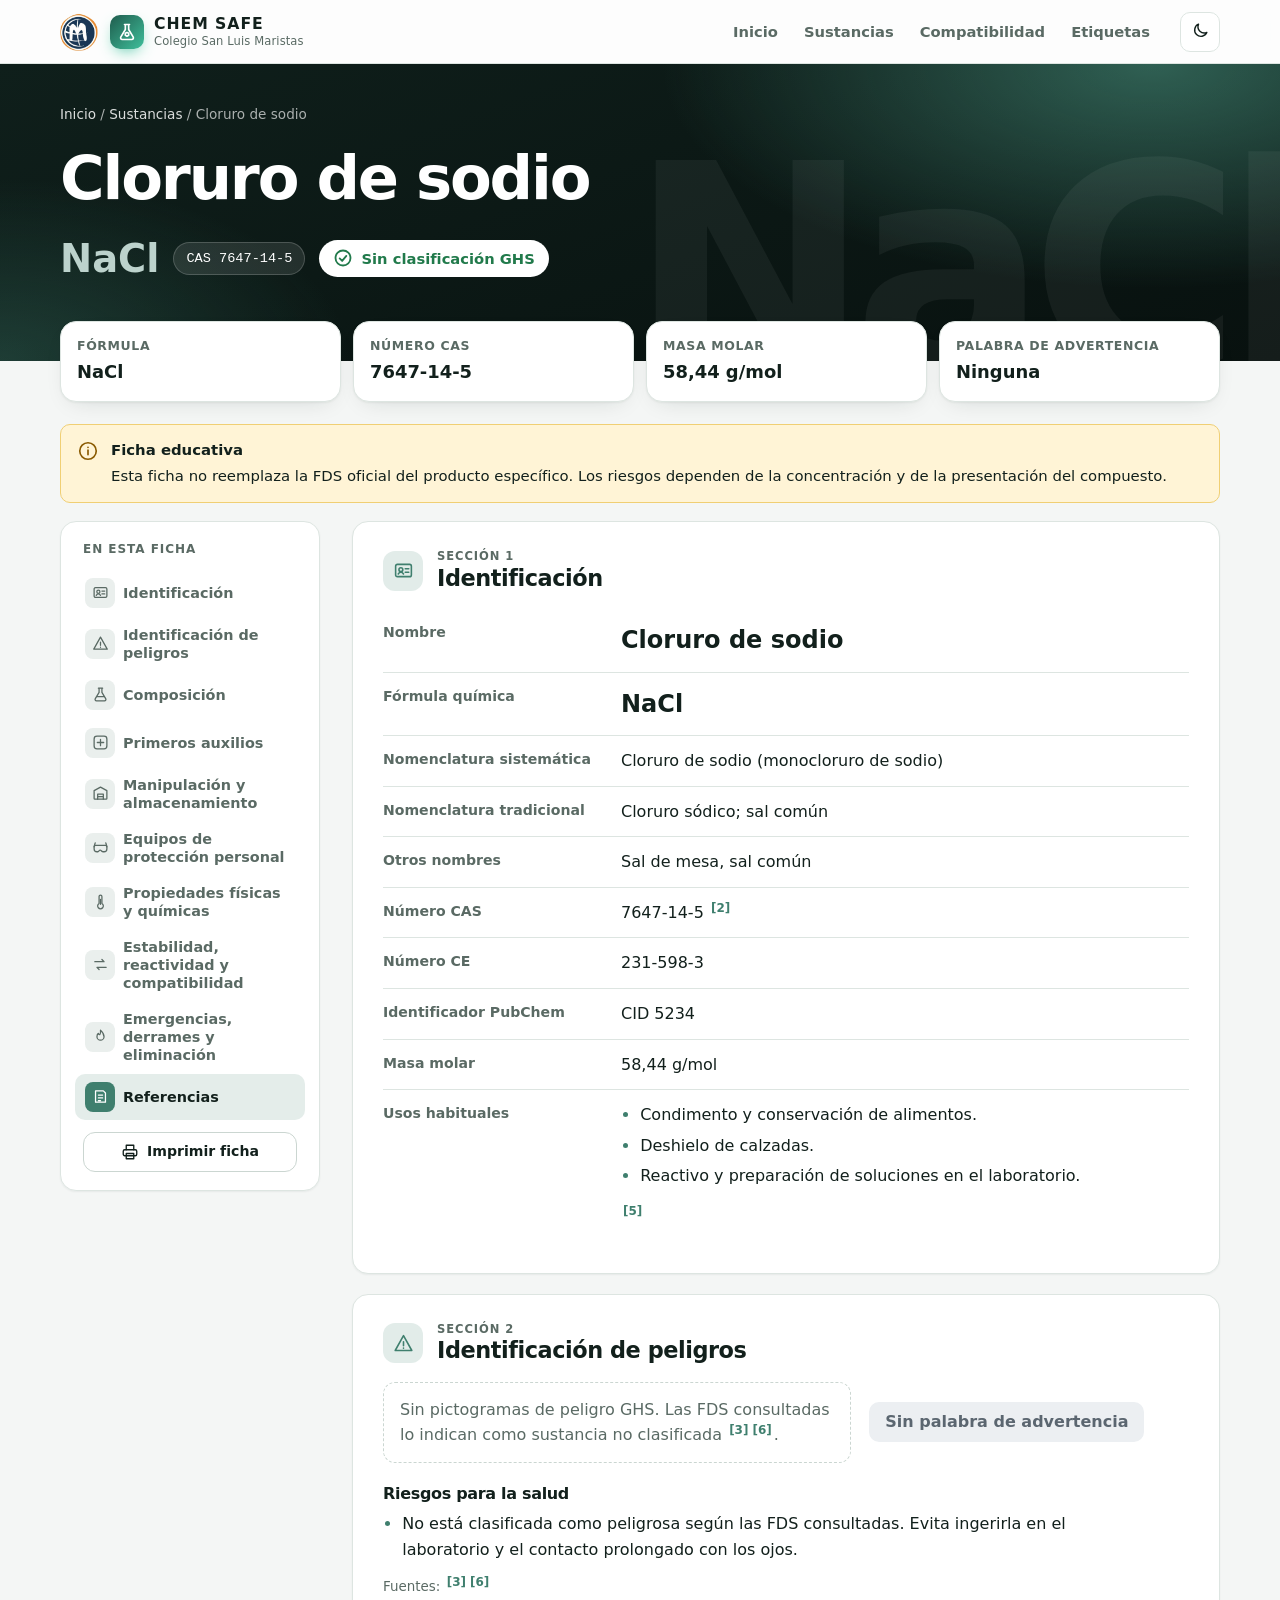
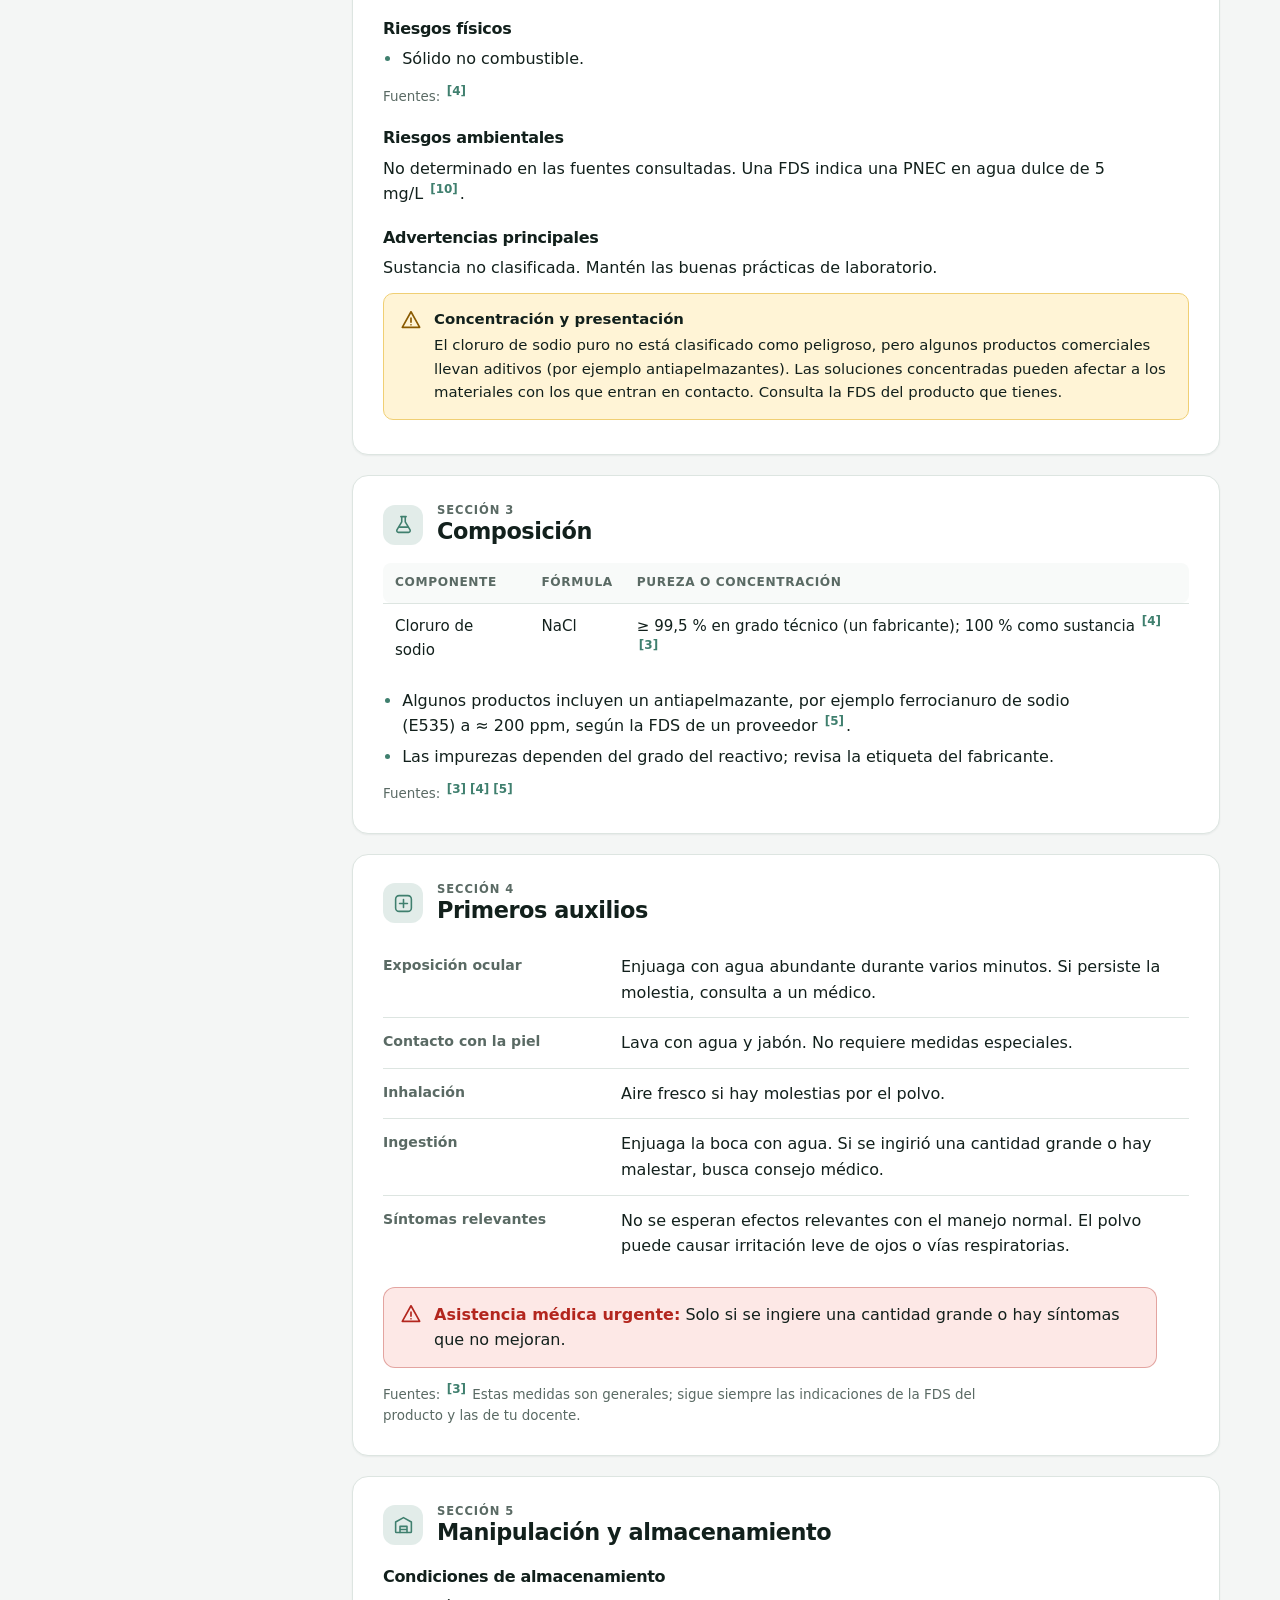
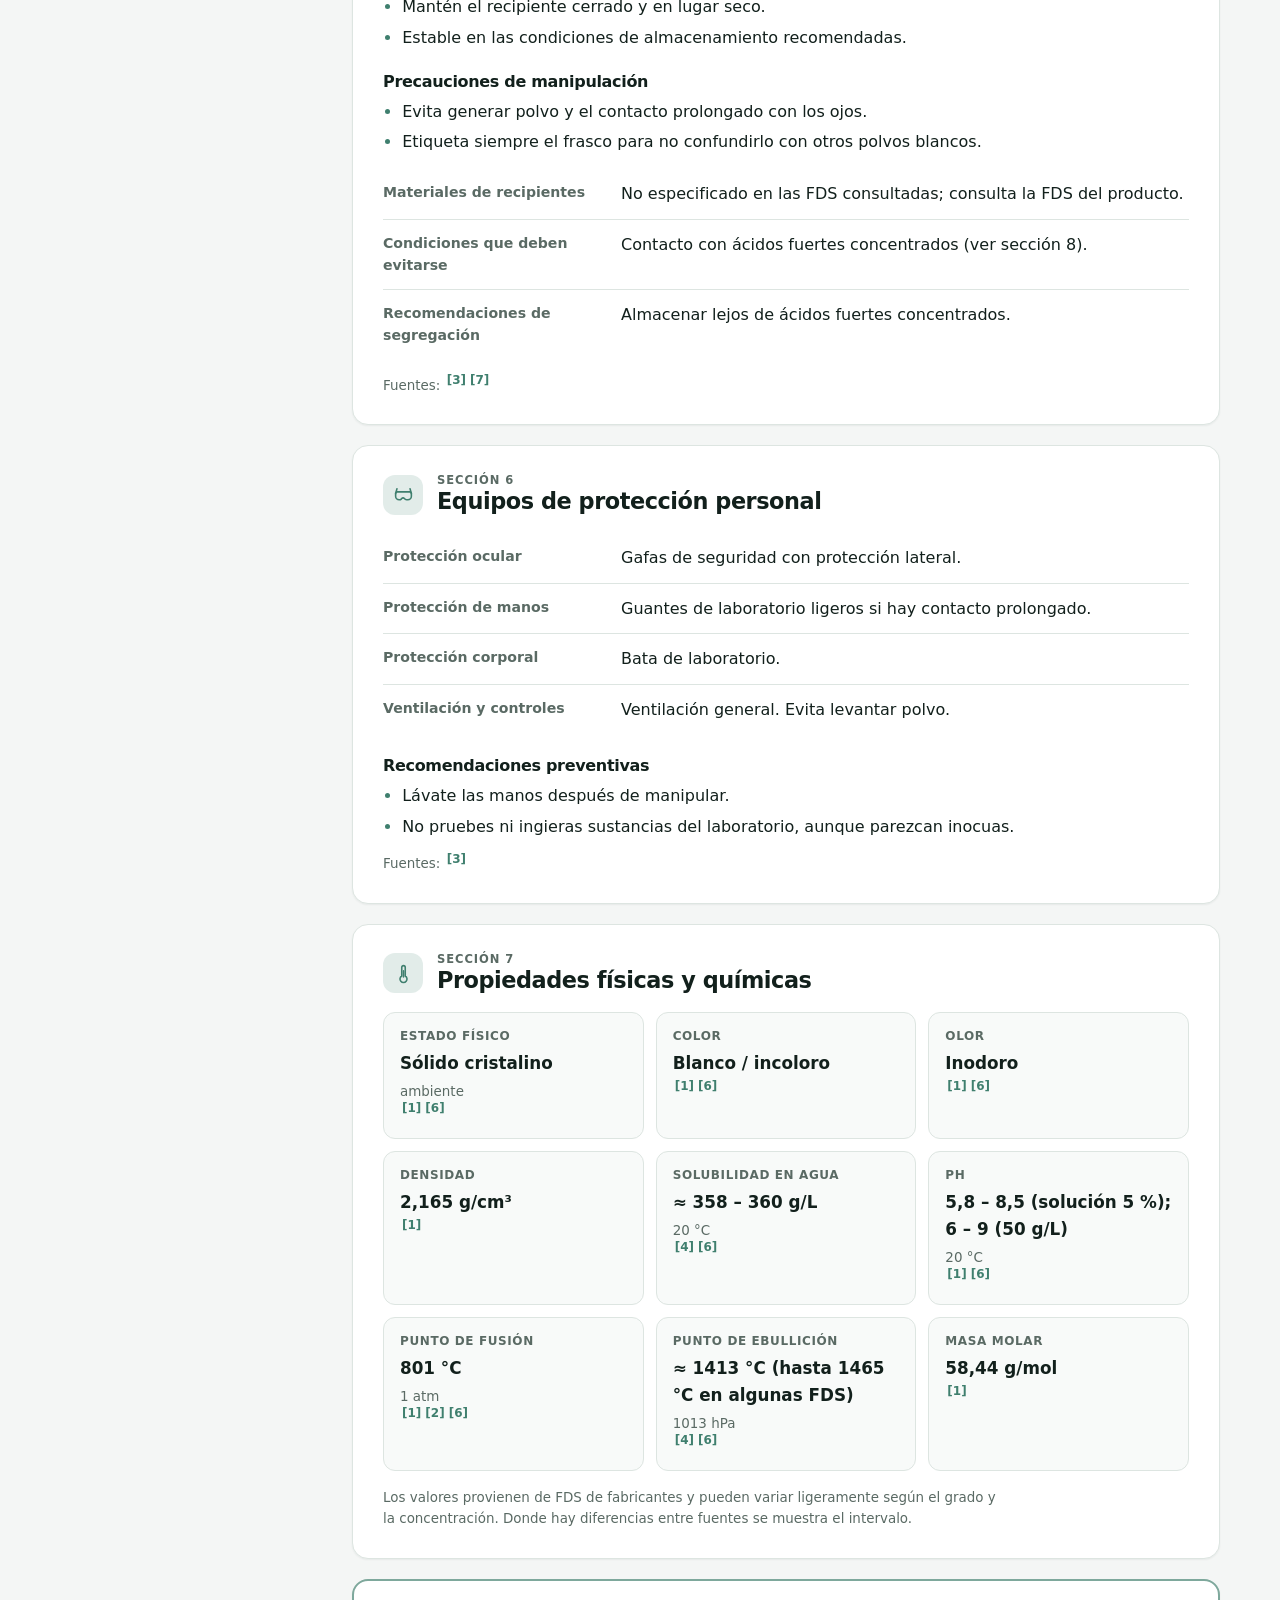
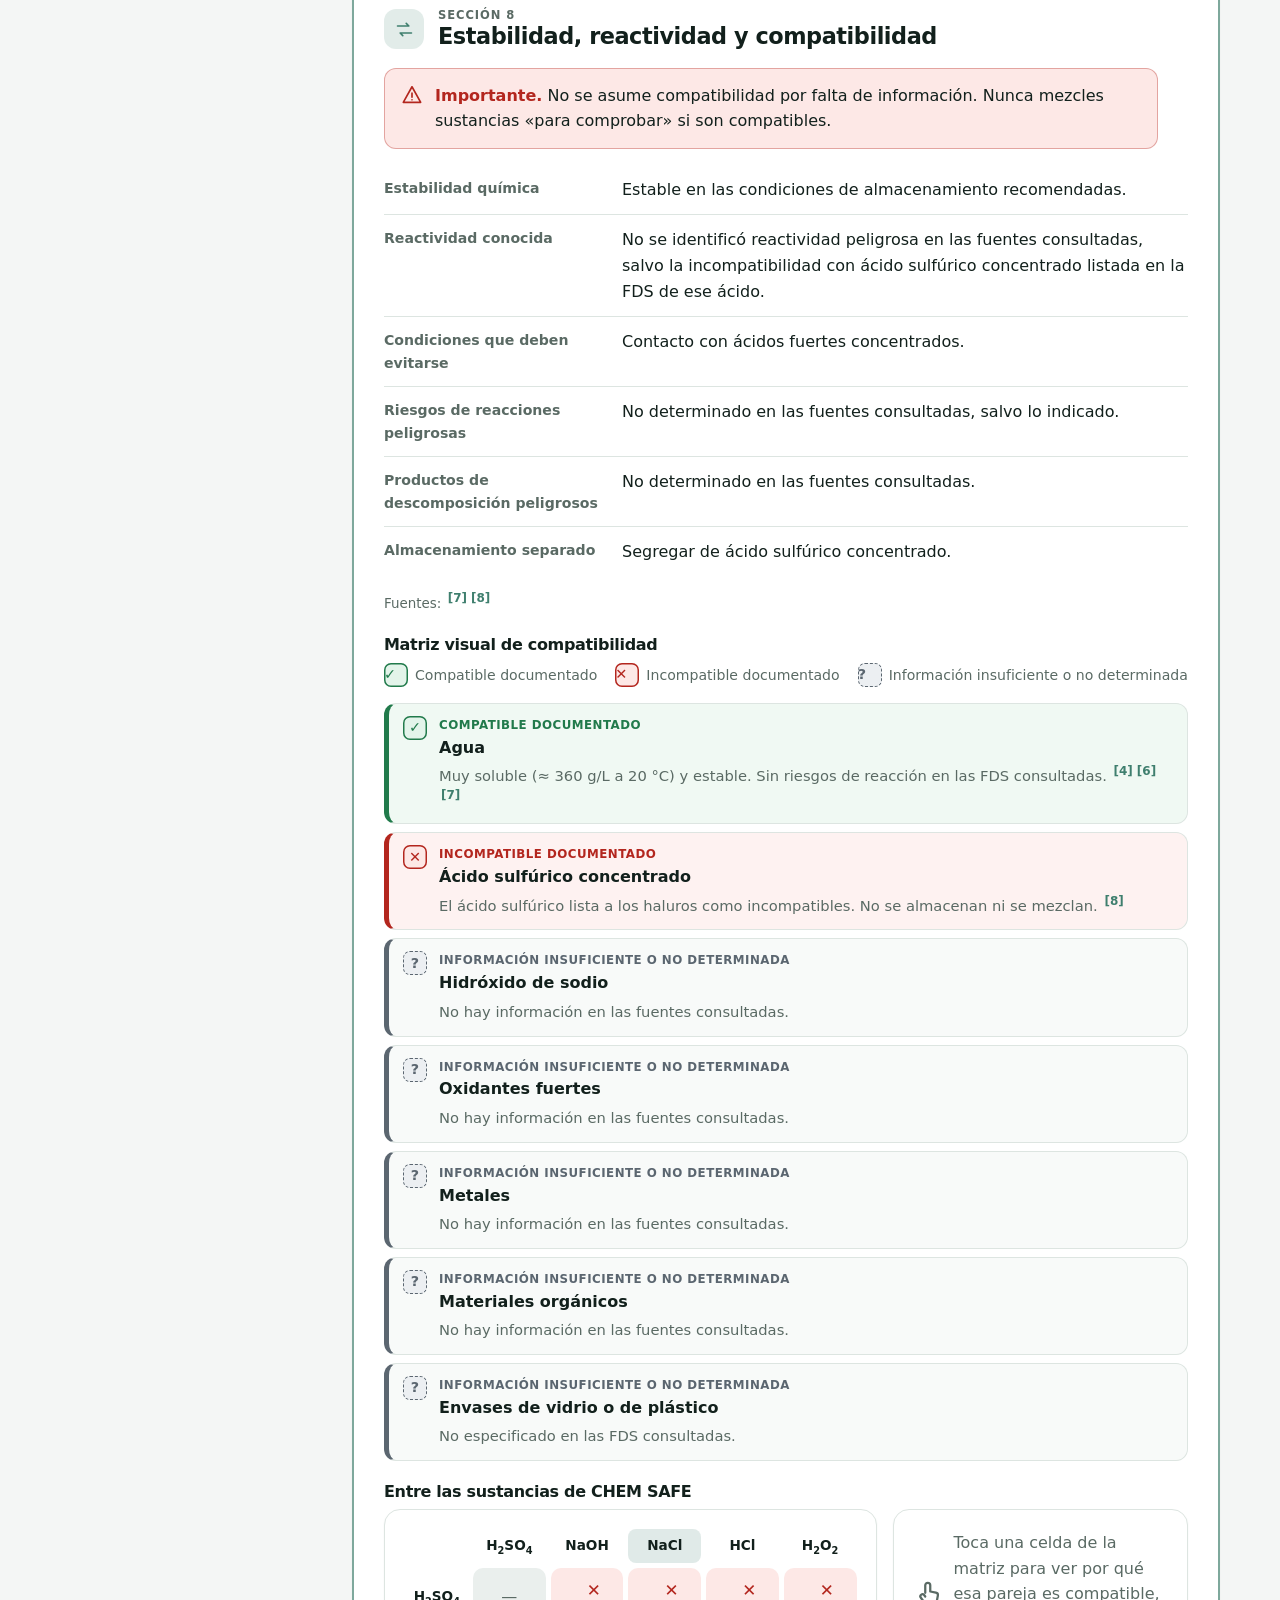
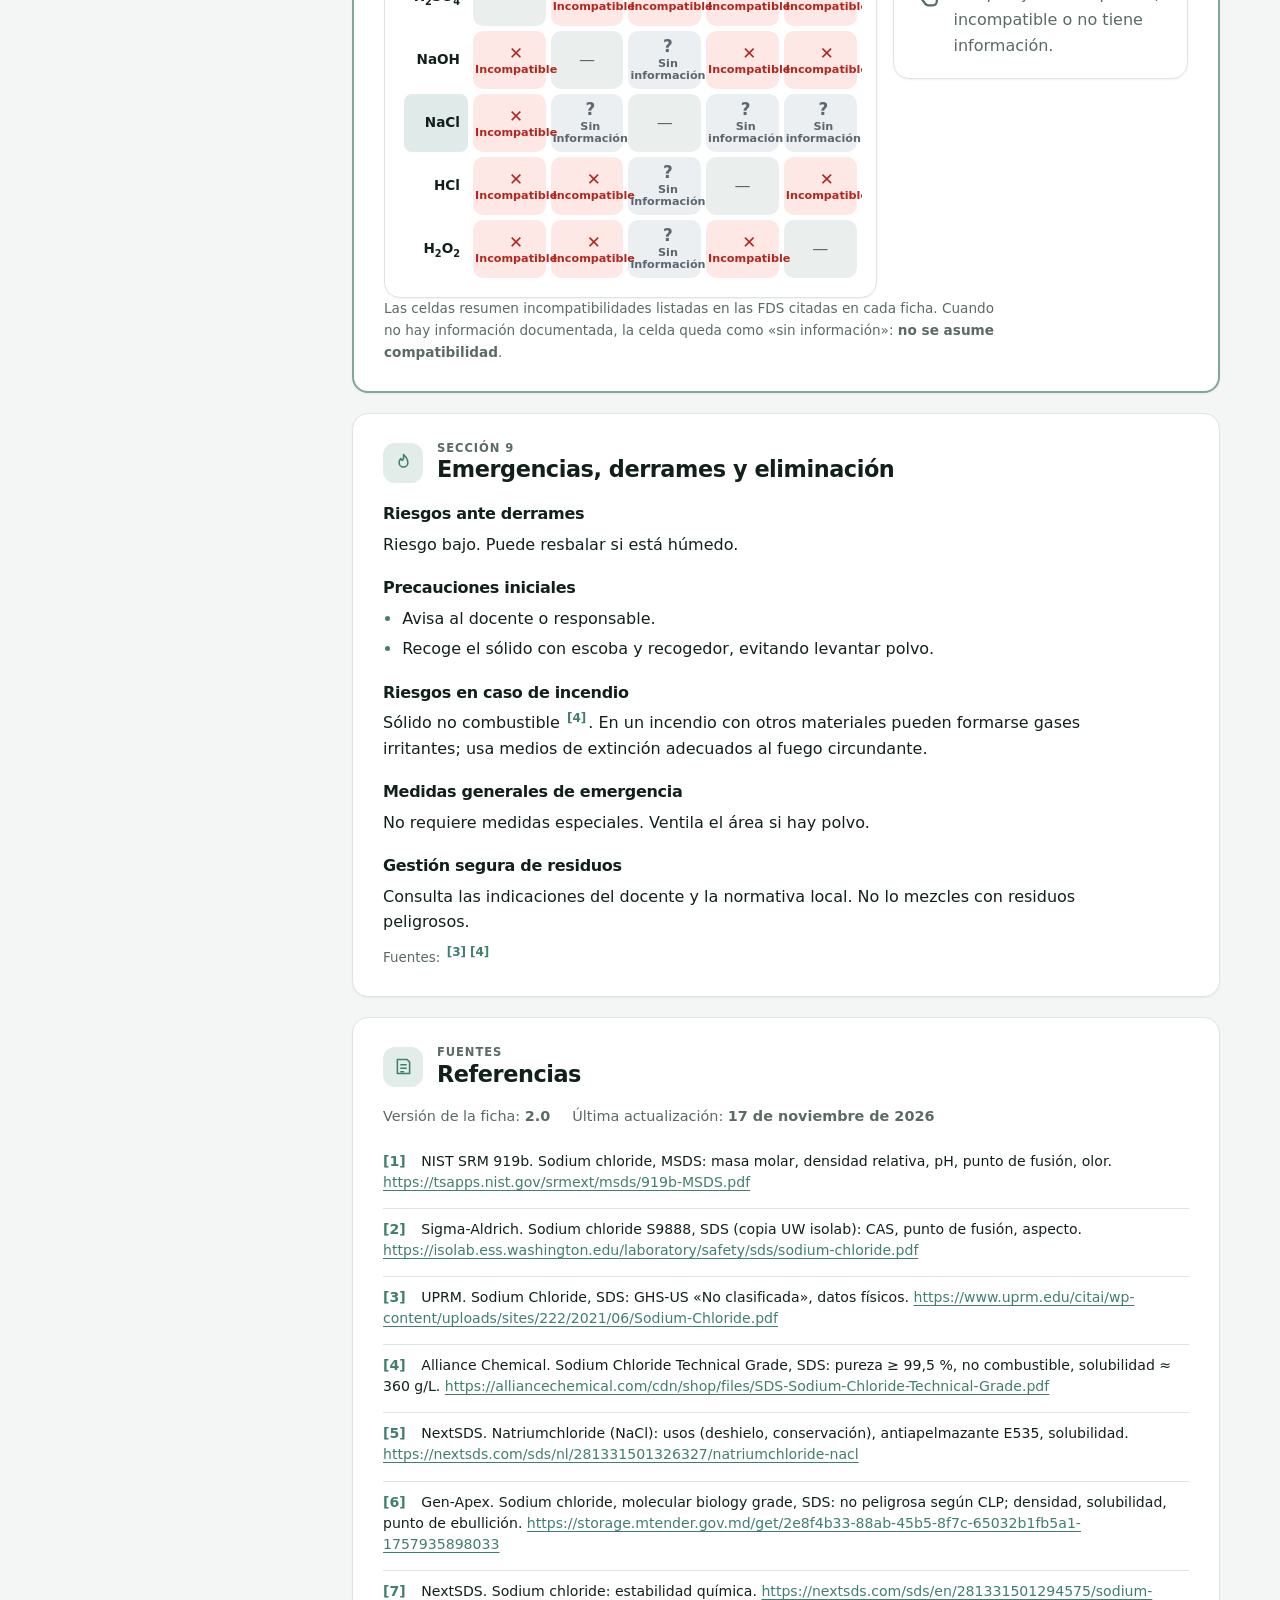
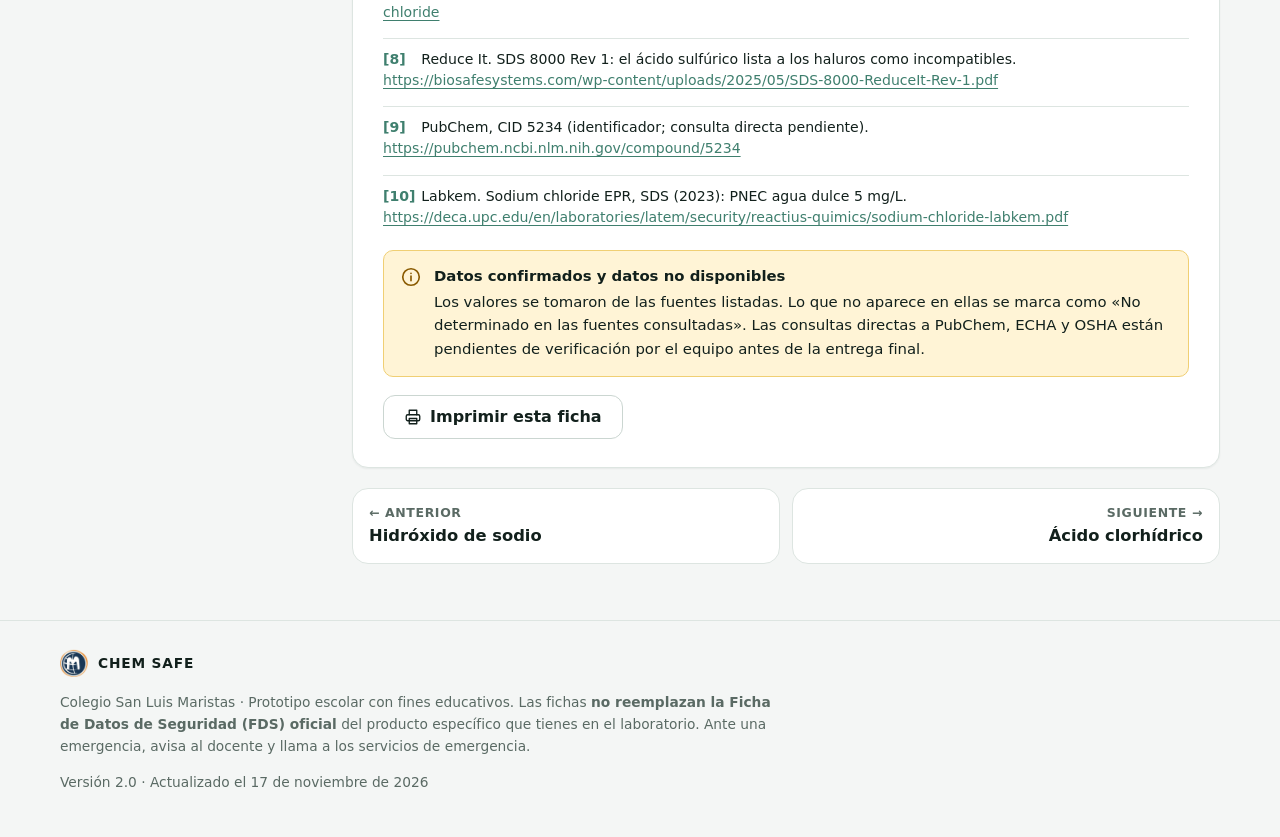
<file: fichas/cloruro-de-sodio.html>
<!DOCTYPE html>
<html lang="es">
<head>
<meta charset="utf-8">
<meta name="viewport" content="width=device-width, initial-scale=1">
<title>Cloruro de sodio (NaCl) · CHEM SAFE</title>
<meta name="description" content="Ficha educativa de seguridad de Cloruro de sodio (NaCl, CAS 7647-14-5): peligros, EPP, primeros auxilios y compatibilidad.">
<meta name="theme-color" content="#0f1f1b">
<link rel="icon" href="../assets/img/favicon.svg" type="image/svg+xml">
<link rel="stylesheet" href="../assets/css/styles.css">
<script>document.documentElement.classList.add("js");try{var t=localStorage.getItem("chemsafe-theme");if(t==="dark"||t==="light")document.documentElement.setAttribute("data-theme",t)}catch(e){}</script>
</head>
<body style="--accent:#3f7f6e;--accent-soft:#e4f0ec">
<div class="progress" aria-hidden="true"></div><header class="topbar"><div class="wrap"><a class="school" href="../index.html" title="Colegio San Luis Maristas"><img src="../assets/img/logo-maristas.png" alt="Logo del Colegio San Luis Maristas" width="38" height="38"></a><a class="brand" href="../index.html"><span class="mark"><svg viewBox="0 0 24 24" fill="none" stroke="currentColor" stroke-width="2" stroke-linecap="round" stroke-linejoin="round" aria-hidden="true"><path d="M9 3h6M10 3v6l-5.5 9.2A2 2 0 0 0 6.2 21h11.6a2 2 0 0 0 1.7-2.8L14 9V3"/><path d="M12 12.5l2 1v2.5l-2 1-2-1v-2.5z"/></svg></span><span>CHEM SAFE<small>Colegio San Luis Maristas</small></span></a><nav aria-label="Principal"><a href="../index.html">Inicio</a><a href="../index.html#sustancias" class="opt">Sustancias</a><a href="../index.html#compatibilidad" class="opt">Compatibilidad</a><a href="../etiquetas.html">Etiquetas</a></nav><button class="theme-btn" type="button" data-theme-toggle aria-label="Cambiar entre modo claro y oscuro"><span class="moon"><svg viewBox="0 0 24 24" fill="none" stroke="currentColor" stroke-width="1.8" stroke-linecap="round" stroke-linejoin="round" aria-hidden="true"><path d="M20 14.5A8 8 0 0 1 9.5 4 8 8 0 1 0 20 14.5z"/></svg></span><span class="sun"><svg viewBox="0 0 24 24" fill="none" stroke="currentColor" stroke-width="1.8" stroke-linecap="round" stroke-linejoin="round" aria-hidden="true"><circle cx="12" cy="12" r="4"/><path d="M12 2v2M12 20v2M4.9 4.9l1.4 1.4M17.7 17.7l1.4 1.4M2 12h2M20 12h2M4.9 19.1l1.4-1.4M17.7 6.3l1.4-1.4"/></svg></span></button></div></header><div class="hero"><div class="ghost-f" aria-hidden="true">NaCl</div><div class="wrap"><p class="crumbs"><a href="../index.html">Inicio</a> / <a href="../index.html#sustancias">Sustancias</a> / Cloruro de sodio</p><h1>Cloruro de sodio</h1><div class="hero-row"><span class="formula">NaCl</span><span class="chip">CAS 7647-14-5</span><span class="hazard-badge none"><svg viewBox="0 0 24 24" fill="none" stroke="currentColor" stroke-width="2.2" stroke-linecap="round" stroke-linejoin="round" aria-hidden="true"><circle cx="12" cy="12" r="9"/><path d="M8 12.5l3 3 5-6"/></svg>Sin clasificación GHS</span></div></div></div><main class="wrap"><div class="facts" aria-label="Información general"><div class="fact"><div class="k">Fórmula</div><div class="v">NaCl</div></div><div class="fact"><div class="k">Número CAS</div><div class="v">7647-14-5</div></div><div class="fact"><div class="k">Masa molar</div><div class="v">58,44 g/mol</div></div><div class="fact"><div class="k">Palabra de advertencia</div><div class="v">Ninguna</div></div></div><div class="notice"><svg viewBox="0 0 24 24" fill="none" stroke="currentColor" stroke-width="1.8" stroke-linecap="round" stroke-linejoin="round" aria-hidden="true"><circle cx="12" cy="12" r="9"/><path d="M12 11v5M12 8v.1"/></svg><div><strong>Ficha educativa</strong>Esta ficha no reemplaza la FDS oficial del producto específico. Los riesgos dependen de la concentración y de la presentación del compuesto.</div></div><div class="layout"><nav class="toc" id="menu" aria-label="Secciones de la ficha"><p class="ttl">En esta ficha</p><ol><li><a href="#s1"><span class="ico"><svg viewBox="0 0 24 24" fill="none" stroke="currentColor" stroke-width="1.8" stroke-linecap="round" stroke-linejoin="round" aria-hidden="true"><rect x="3" y="5" width="18" height="14" rx="2"/><circle cx="9" cy="11" r="2.2"/><path d="M14 10h4M14 14h4M6 16c.8-1.4 2-2 3-2s2.2.6 3 2"/></svg></span><span class="n">1</span><span>Identificación</span></a></li><li><a href="#s2"><span class="ico"><svg viewBox="0 0 24 24" fill="none" stroke="currentColor" stroke-width="1.8" stroke-linecap="round" stroke-linejoin="round" aria-hidden="true"><path d="M12 3 2.5 20h19z"/><path d="M12 10v4.5M12 17.2v.1"/></svg></span><span class="n">2</span><span>Identificación de peligros</span></a></li><li><a href="#s3"><span class="ico"><svg viewBox="0 0 24 24" fill="none" stroke="currentColor" stroke-width="1.8" stroke-linecap="round" stroke-linejoin="round" aria-hidden="true"><path d="M9 3h6M10 3v6l-5.5 9.2A2 2 0 0 0 6.2 21h11.6a2 2 0 0 0 1.7-2.8L14 9V3"/><path d="M7.5 15h9"/></svg></span><span class="n">3</span><span>Composición</span></a></li><li><a href="#s4"><span class="ico"><svg viewBox="0 0 24 24" fill="none" stroke="currentColor" stroke-width="1.8" stroke-linecap="round" stroke-linejoin="round" aria-hidden="true"><rect x="3" y="3" width="18" height="18" rx="4"/><path d="M12 7.5v9M7.5 12h9"/></svg></span><span class="n">4</span><span>Primeros auxilios</span></a></li><li><a href="#s5"><span class="ico"><svg viewBox="0 0 24 24" fill="none" stroke="currentColor" stroke-width="1.8" stroke-linecap="round" stroke-linejoin="round" aria-hidden="true"><path d="M3 8l9-5 9 5v11a1 1 0 0 1-1 1H4a1 1 0 0 1-1-1z"/><path d="M8 20v-7h8v7M8 16.5h8"/></svg></span><span class="n">5</span><span>Manipulación y almacenamiento</span></a></li><li><a href="#s6"><span class="ico"><svg viewBox="0 0 24 24" fill="none" stroke="currentColor" stroke-width="1.8" stroke-linecap="round" stroke-linejoin="round" aria-hidden="true"><path d="M3 11a2 2 0 0 1 2-2h14a2 2 0 0 1 2 2v3a4 4 0 0 1-4 4h-1.5a3 3 0 0 1-2.5-1.5 2 2 0 0 0-3 0A3 3 0 0 1 8.5 18H7a4 4 0 0 1-4-4z"/><path d="M3 11l1.5-5.5M21 11l-1.5-5.5"/></svg></span><span class="n">6</span><span>Equipos de protección personal</span></a></li><li><a href="#s7"><span class="ico"><svg viewBox="0 0 24 24" fill="none" stroke="currentColor" stroke-width="1.8" stroke-linecap="round" stroke-linejoin="round" aria-hidden="true"><path d="M10 14.8V5a2 2 0 0 1 4 0v9.8a4 4 0 1 1-4 0z"/><path d="M12 9v7"/></svg></span><span class="n">7</span><span>Propiedades físicas y químicas</span></a></li><li><a href="#s8"><span class="ico"><svg viewBox="0 0 24 24" fill="none" stroke="currentColor" stroke-width="1.8" stroke-linecap="round" stroke-linejoin="round" aria-hidden="true"><path d="M4 8h13l-3-3M20 16H7l3 3"/></svg></span><span class="n">8</span><span>Estabilidad, reactividad y compatibilidad</span></a></li><li><a href="#s9"><span class="ico"><svg viewBox="0 0 24 24" fill="none" stroke="currentColor" stroke-width="1.8" stroke-linecap="round" stroke-linejoin="round" aria-hidden="true"><path d="M12 3s5 4.4 5 9.2A5 5 0 0 1 7 12.2C7 9 9 7.5 9 7.5s.5 2 2 2c0 0 1.5-2 1-6.5z"/></svg></span><span class="n">9</span><span>Emergencias, derrames y eliminación</span></a></li><li><a href="#referencias"><span class="ico"><svg viewBox="0 0 24 24" fill="none" stroke="currentColor" stroke-width="1.8" stroke-linecap="round" stroke-linejoin="round" aria-hidden="true"><path d="M5 4h11l3 3v13H5z"/><path d="M9 10h6M9 14h6M9 18h3"/></svg></span><span class="n">✎</span><span>Referencias</span></a></li></ol><button class="btn ghost print" type="button" data-print><svg viewBox="0 0 24 24" fill="none" stroke="currentColor" stroke-width="1.8" stroke-linecap="round" stroke-linejoin="round" aria-hidden="true"><path d="M7 9V3h10v6"/><rect x="3" y="9" width="18" height="8" rx="2"/><path d="M7 14h10v7H7z"/></svg>Imprimir ficha</button></nav><div class="content"><section class="sec reveal" id="s1" aria-labelledby="s1-h"><h2 id="s1-h"><span class="num"><svg viewBox="0 0 24 24" fill="none" stroke="currentColor" stroke-width="1.8" stroke-linecap="round" stroke-linejoin="round" aria-hidden="true"><rect x="3" y="5" width="18" height="14" rx="2"/><circle cx="9" cy="11" r="2.2"/><path d="M14 10h4M14 14h4M6 16c.8-1.4 2-2 3-2s2.2.6 3 2"/></svg></span><span class="ttl"><small>Sección 1</small>Identificación</span></h2>
<dl class="dl"><div><dt>Nombre</dt><dd><strong class="formula-big">Cloruro de sodio</strong></dd></div><div><dt>Fórmula química</dt><dd><span class="formula-big">NaCl</span></dd></div><div><dt>Nomenclatura sistemática</dt><dd>Cloruro de sodio (monocloruro de sodio)</dd></div><div><dt>Nomenclatura tradicional</dt><dd>Cloruro sódico; sal común</dd></div><div><dt>Otros nombres</dt><dd>Sal de mesa, sal común</dd></div><div><dt>Número CAS</dt><dd>7647-14-5 <sup class="cite"><a href="#ref2">[2]</a></sup></dd></div><div><dt>Número CE</dt><dd>231-598-3</dd></div><div><dt>Identificador PubChem</dt><dd>CID 5234</dd></div><div><dt>Masa molar</dt><dd>58,44 g/mol</dd></div><div><dt>Usos habituales</dt><dd><ul><li>Condimento y conservación de alimentos.</li><li>Deshielo de calzadas.</li><li>Reactivo y preparación de soluciones en el laboratorio.</li></ul> <sup class="cite"><a href="#ref5">[5]</a></sup></dd></div></dl>
</section>
<section class="sec reveal" id="s2" aria-labelledby="s2-h"><h2 id="s2-h"><span class="num"><svg viewBox="0 0 24 24" fill="none" stroke="currentColor" stroke-width="1.8" stroke-linecap="round" stroke-linejoin="round" aria-hidden="true"><path d="M12 3 2.5 20h19z"/><path d="M12 10v4.5M12 17.2v.1"/></svg></span><span class="ttl"><small>Sección 2</small>Identificación de peligros</span></h2>
<div class="picts"><div class="nopict">Sin pictogramas de peligro GHS. Las FDS consultadas lo indican como sustancia no clasificada <sup class="cite"><a href="#ref3">[3]</a><a href="#ref6">[6]</a></sup>.</div><span class="signal none">Sin palabra de advertencia</span></div><h3>Riesgos para la salud</h3><ul><li>No está clasificada como peligrosa según las FDS consultadas. Evita ingerirla en el laboratorio y el contacto prolongado con los ojos.</li></ul><p class="src">Fuentes: <sup class="cite"><a href="#ref3">[3]</a><a href="#ref6">[6]</a></sup></p><h3>Riesgos físicos</h3><ul><li>Sólido no combustible.</li></ul><p class="src">Fuentes: <sup class="cite"><a href="#ref4">[4]</a></sup></p><h3>Riesgos ambientales</h3><p>No determinado en las fuentes consultadas. Una FDS indica una PNEC en agua dulce de 5 mg/L <sup class="cite"><a href="#ref10">[10]</a></sup>.</p><h3>Advertencias principales</h3><p>Sustancia no clasificada. Mantén las buenas prácticas de laboratorio.</p><div class="notice"><svg viewBox="0 0 24 24" fill="none" stroke="currentColor" stroke-width="1.8" stroke-linecap="round" stroke-linejoin="round" aria-hidden="true"><path d="M12 3 2.5 20h19z"/><path d="M12 10v4.5M12 17.2v.1"/></svg><div><strong>Concentración y presentación</strong>El cloruro de sodio puro no está clasificado como peligroso, pero algunos productos comerciales llevan aditivos (por ejemplo antiapelmazantes). Las soluciones concentradas pueden afectar a los materiales con los que entran en contacto. Consulta la FDS del producto que tienes.</div></div>
</section>
<section class="sec reveal" id="s3" aria-labelledby="s3-h"><h2 id="s3-h"><span class="num"><svg viewBox="0 0 24 24" fill="none" stroke="currentColor" stroke-width="1.8" stroke-linecap="round" stroke-linejoin="round" aria-hidden="true"><path d="M9 3h6M10 3v6l-5.5 9.2A2 2 0 0 0 6.2 21h11.6a2 2 0 0 0 1.7-2.8L14 9V3"/><path d="M7.5 15h9"/></svg></span><span class="ttl"><small>Sección 3</small>Composición</span></h2>
<div class="scroll-x"><table class="t"><thead><tr><th>Componente</th><th>Fórmula</th><th>Pureza o concentración</th></tr></thead><tbody><tr><td>Cloruro de sodio</td><td>NaCl</td><td>≥ 99,5 % en grado técnico (un fabricante); 100 % como sustancia <sup class="cite"><a href="#ref4">[4]</a><a href="#ref3">[3]</a></sup></td></tr></tbody></table></div><ul><li>Algunos productos incluyen un antiapelmazante, por ejemplo ferrocianuro de sodio (E535) a ≈ 200 ppm, según la FDS de un proveedor <sup class="cite"><a href="#ref5">[5]</a></sup>.</li><li>Las impurezas dependen del grado del reactivo; revisa la etiqueta del fabricante.</li></ul><p class="src">Fuentes: <sup class="cite"><a href="#ref3">[3]</a><a href="#ref4">[4]</a><a href="#ref5">[5]</a></sup></p>
</section>
<section class="sec reveal" id="s4" aria-labelledby="s4-h"><h2 id="s4-h"><span class="num"><svg viewBox="0 0 24 24" fill="none" stroke="currentColor" stroke-width="1.8" stroke-linecap="round" stroke-linejoin="round" aria-hidden="true"><rect x="3" y="3" width="18" height="18" rx="4"/><path d="M12 7.5v9M7.5 12h9"/></svg></span><span class="ttl"><small>Sección 4</small>Primeros auxilios</span></h2>
<dl class="dl"><div><dt>Exposición ocular</dt><dd>Enjuaga con agua abundante durante varios minutos. Si persiste la molestia, consulta a un médico.</dd></div><div><dt>Contacto con la piel</dt><dd>Lava con agua y jabón. No requiere medidas especiales.</dd></div><div><dt>Inhalación</dt><dd>Aire fresco si hay molestias por el polvo.</dd></div><div><dt>Ingestión</dt><dd>Enjuaga la boca con agua. Si se ingirió una cantidad grande o hay malestar, busca consejo médico.</dd></div><div><dt>Síntomas relevantes</dt><dd>No se esperan efectos relevantes con el manejo normal. El polvo puede causar irritación leve de ojos o vías respiratorias.</dd></div></dl><div class="alert"><svg viewBox="0 0 24 24" fill="none" stroke="currentColor" stroke-width="1.8" stroke-linecap="round" stroke-linejoin="round" aria-hidden="true"><path d="M12 3 2.5 20h19z"/><path d="M12 10v4.5M12 17.2v.1"/></svg><div><strong>Asistencia médica urgente:</strong> Solo si se ingiere una cantidad grande o hay síntomas que no mejoran.</div></div><p class="src">Fuentes: <sup class="cite"><a href="#ref3">[3]</a></sup> Estas medidas son generales; sigue siempre las indicaciones de la FDS del producto y las de tu docente.</p>
</section>
<section class="sec reveal" id="s5" aria-labelledby="s5-h"><h2 id="s5-h"><span class="num"><svg viewBox="0 0 24 24" fill="none" stroke="currentColor" stroke-width="1.8" stroke-linecap="round" stroke-linejoin="round" aria-hidden="true"><path d="M3 8l9-5 9 5v11a1 1 0 0 1-1 1H4a1 1 0 0 1-1-1z"/><path d="M8 20v-7h8v7M8 16.5h8"/></svg></span><span class="ttl"><small>Sección 5</small>Manipulación y almacenamiento</span></h2>
<h3>Condiciones de almacenamiento</h3><ul><li>Mantén el recipiente cerrado y en lugar seco.</li><li>Estable en las condiciones de almacenamiento recomendadas.</li></ul><h3>Precauciones de manipulación</h3><ul><li>Evita generar polvo y el contacto prolongado con los ojos.</li><li>Etiqueta siempre el frasco para no confundirlo con otros polvos blancos.</li></ul><dl class="dl"><div><dt>Materiales de recipientes</dt><dd>No especificado en las FDS consultadas; consulta la FDS del producto.</dd></div><div><dt>Condiciones que deben evitarse</dt><dd>Contacto con ácidos fuertes concentrados (ver sección 8).</dd></div><div><dt>Recomendaciones de segregación</dt><dd>Almacenar lejos de ácidos fuertes concentrados.</dd></div></dl><p class="src">Fuentes: <sup class="cite"><a href="#ref3">[3]</a><a href="#ref7">[7]</a></sup></p>
</section>
<section class="sec reveal" id="s6" aria-labelledby="s6-h"><h2 id="s6-h"><span class="num"><svg viewBox="0 0 24 24" fill="none" stroke="currentColor" stroke-width="1.8" stroke-linecap="round" stroke-linejoin="round" aria-hidden="true"><path d="M3 11a2 2 0 0 1 2-2h14a2 2 0 0 1 2 2v3a4 4 0 0 1-4 4h-1.5a3 3 0 0 1-2.5-1.5 2 2 0 0 0-3 0A3 3 0 0 1 8.5 18H7a4 4 0 0 1-4-4z"/><path d="M3 11l1.5-5.5M21 11l-1.5-5.5"/></svg></span><span class="ttl"><small>Sección 6</small>Equipos de protección personal</span></h2>
<dl class="dl"><div><dt>Protección ocular</dt><dd>Gafas de seguridad con protección lateral.</dd></div><div><dt>Protección de manos</dt><dd>Guantes de laboratorio ligeros si hay contacto prolongado.</dd></div><div><dt>Protección corporal</dt><dd>Bata de laboratorio.</dd></div><div><dt>Ventilación y controles</dt><dd>Ventilación general. Evita levantar polvo.</dd></div></dl><h3>Recomendaciones preventivas</h3><ul><li>Lávate las manos después de manipular.</li><li>No pruebes ni ingieras sustancias del laboratorio, aunque parezcan inocuas.</li></ul><p class="src">Fuentes: <sup class="cite"><a href="#ref3">[3]</a></sup></p>
</section>
<section class="sec reveal" id="s7" aria-labelledby="s7-h"><h2 id="s7-h"><span class="num"><svg viewBox="0 0 24 24" fill="none" stroke="currentColor" stroke-width="1.8" stroke-linecap="round" stroke-linejoin="round" aria-hidden="true"><path d="M10 14.8V5a2 2 0 0 1 4 0v9.8a4 4 0 1 1-4 0z"/><path d="M12 9v7"/></svg></span><span class="ttl"><small>Sección 7</small>Propiedades físicas y químicas</span></h2>
<div class="cards"><div class="pcard"><div class="k">Estado físico</div><div class="v">Sólido cristalino</div><div class="c">ambiente</div><div class="c"><sup class="cite"><a href="#ref1">[1]</a><a href="#ref6">[6]</a></sup></div></div><div class="pcard"><div class="k">Color</div><div class="v">Blanco / incoloro</div><div class="c"><sup class="cite"><a href="#ref1">[1]</a><a href="#ref6">[6]</a></sup></div></div><div class="pcard"><div class="k">Olor</div><div class="v">Inodoro</div><div class="c"><sup class="cite"><a href="#ref1">[1]</a><a href="#ref6">[6]</a></sup></div></div><div class="pcard"><div class="k">Densidad</div><div class="v">2,165 g/cm³</div><div class="c"><sup class="cite"><a href="#ref1">[1]</a></sup></div></div><div class="pcard"><div class="k">Solubilidad en agua</div><div class="v">≈ 358 – 360 g/L</div><div class="c">20 °C</div><div class="c"><sup class="cite"><a href="#ref4">[4]</a><a href="#ref6">[6]</a></sup></div></div><div class="pcard"><div class="k">pH</div><div class="v">5,8 – 8,5 (solución 5 %); 6 – 9 (50 g/L)</div><div class="c">20 °C</div><div class="c"><sup class="cite"><a href="#ref1">[1]</a><a href="#ref6">[6]</a></sup></div></div><div class="pcard"><div class="k">Punto de fusión</div><div class="v">801 °C</div><div class="c">1 atm</div><div class="c"><sup class="cite"><a href="#ref1">[1]</a><a href="#ref2">[2]</a><a href="#ref6">[6]</a></sup></div></div><div class="pcard"><div class="k">Punto de ebullición</div><div class="v">≈ 1413 °C (hasta 1465 °C en algunas FDS)</div><div class="c">1013 hPa</div><div class="c"><sup class="cite"><a href="#ref4">[4]</a><a href="#ref6">[6]</a></sup></div></div><div class="pcard"><div class="k">Masa molar</div><div class="v">58,44 g/mol</div><div class="c"><sup class="cite"><a href="#ref1">[1]</a></sup></div></div></div><p class="src">Los valores provienen de FDS de fabricantes y pueden variar ligeramente según el grado y la concentración. Donde hay diferencias entre fuentes se muestra el intervalo.</p>
</section>
<section class="sec featured reveal" id="s8" aria-labelledby="s8-h"><h2 id="s8-h"><span class="num"><svg viewBox="0 0 24 24" fill="none" stroke="currentColor" stroke-width="1.8" stroke-linecap="round" stroke-linejoin="round" aria-hidden="true"><path d="M4 8h13l-3-3M20 16H7l3 3"/></svg></span><span class="ttl"><small>Sección 8</small>Estabilidad, reactividad y compatibilidad</span></h2>
<div class="alert"><svg viewBox="0 0 24 24" fill="none" stroke="currentColor" stroke-width="1.8" stroke-linecap="round" stroke-linejoin="round" aria-hidden="true"><path d="M12 3 2.5 20h19z"/><path d="M12 10v4.5M12 17.2v.1"/></svg><div><strong>Importante.</strong> No se asume compatibilidad por falta de información. Nunca mezcles sustancias «para comprobar» si son compatibles.</div></div><dl class="dl"><div><dt>Estabilidad química</dt><dd>Estable en las condiciones de almacenamiento recomendadas.</dd></div><div><dt>Reactividad conocida</dt><dd>No se identificó reactividad peligrosa en las fuentes consultadas, salvo la incompatibilidad con ácido sulfúrico concentrado listada en la FDS de ese ácido.</dd></div><div><dt>Condiciones que deben evitarse</dt><dd>Contacto con ácidos fuertes concentrados.</dd></div><div><dt>Riesgos de reacciones peligrosas</dt><dd>No determinado en las fuentes consultadas, salvo lo indicado.</dd></div><div><dt>Productos de descomposición peligrosos</dt><dd>No determinado en las fuentes consultadas.</dd></div><div><dt>Almacenamiento separado</dt><dd>Segregar de ácido sulfúrico concentrado.</dd></div></dl><p class="src">Fuentes: <sup class="cite"><a href="#ref7">[7]</a><a href="#ref8">[8]</a></sup></p><h3>Matriz visual de compatibilidad</h3><div class="legend" role="list"><span role="listitem"><span class="st ok" aria-hidden="true">✓</span>Compatible documentado</span><span role="listitem"><span class="st bad" aria-hidden="true">✕</span>Incompatible documentado</span><span role="listitem"><span class="st nd" aria-hidden="true">?</span>Información insuficiente o no determinada</span></div><div class="matrix"><div class="mrow ok"><span class="st ok" aria-hidden="true">✓</span><div><span class="lbl">Compatible documentado</span><span class="fam">Agua</span></div><div class="why">Muy soluble (≈ 360 g/L a 20 °C) y estable. Sin riesgos de reacción en las FDS consultadas. <sup class="cite"><a href="#ref4">[4]</a><a href="#ref6">[6]</a><a href="#ref7">[7]</a></sup></div></div><div class="mrow bad"><span class="st bad" aria-hidden="true">✕</span><div><span class="lbl">Incompatible documentado</span><span class="fam">Ácido sulfúrico concentrado</span></div><div class="why">El ácido sulfúrico lista a los haluros como incompatibles. No se almacenan ni se mezclan. <sup class="cite"><a href="#ref8">[8]</a></sup></div></div><div class="mrow nd"><span class="st nd" aria-hidden="true">?</span><div><span class="lbl">Información insuficiente o no determinada</span><span class="fam">Hidróxido de sodio</span></div><div class="why">No hay información en las fuentes consultadas.</div></div><div class="mrow nd"><span class="st nd" aria-hidden="true">?</span><div><span class="lbl">Información insuficiente o no determinada</span><span class="fam">Oxidantes fuertes</span></div><div class="why">No hay información en las fuentes consultadas.</div></div><div class="mrow nd"><span class="st nd" aria-hidden="true">?</span><div><span class="lbl">Información insuficiente o no determinada</span><span class="fam">Metales</span></div><div class="why">No hay información en las fuentes consultadas.</div></div><div class="mrow nd"><span class="st nd" aria-hidden="true">?</span><div><span class="lbl">Información insuficiente o no determinada</span><span class="fam">Materiales orgánicos</span></div><div class="why">No hay información en las fuentes consultadas.</div></div><div class="mrow nd"><span class="st nd" aria-hidden="true">?</span><div><span class="lbl">Información insuficiente o no determinada</span><span class="fam">Envases de vidrio o de plástico</span></div><div class="why">No especificado en las FDS consultadas.</div></div></div><h3>Entre las sustancias de CHEM SAFE</h3><div class="xwrap"><div class="xcard"><div class="scroll-x"><table class="xmatrix" aria-label="Compatibilidad entre las sustancias de CHEM SAFE"><thead><tr><th></th><th scope="col">H<sub>2</sub>SO<sub>4</sub></th><th scope="col">NaOH</th><th scope="col" class="hl">NaCl</th><th scope="col">HCl</th><th scope="col">H<sub>2</sub>O<sub>2</sub></th></tr></thead><tbody><tr><th scope="row">H<sub>2</sub>SO<sub>4</sub></th><td class="diag" aria-label="misma sustancia">—</td><td class="bad"><button type="button" data-pair="Ácido sulfúrico + Hidróxido de sodio" data-state="bad" data-label="Incompatible documentado" data-detail="Las FDS del ácido sulfúrico listan las bases fuertes como incompatibles y la del hidróxido de sodio lista los ácidos fuertes: la neutralización directa es violenta y desprende mucho calor. (Ficha H₂SO₄ [3,4,8]; ficha NaOH [1])." aria-label="Ácido sulfúrico + Hidróxido de sodio: Incompatible"><span class="st bad" aria-hidden="true">✕</span><span class="lbl-sm">Incompatible</span></button></td><td class="bad"><button type="button" data-pair="Ácido sulfúrico + Cloruro de sodio" data-state="bad" data-label="Incompatible documentado" data-detail="La FDS del ácido sulfúrico lista los haluros (como el NaCl) como incompatibles. Se refiere al ácido concentrado: no se almacenan juntos ni se mezclan. (Ficha H₂SO₄ [8,9])." aria-label="Ácido sulfúrico + Cloruro de sodio: Incompatible"><span class="st bad" aria-hidden="true">✕</span><span class="lbl-sm">Incompatible</span></button></td><td class="bad"><button type="button" data-pair="Ácido sulfúrico + Ácido clorhídrico" data-state="bad" data-label="Incompatible documentado" data-detail="La mezcla con ácido sulfúrico concentrado puede desprender cloruro de hidrógeno gaseoso tóxico a velocidad peligrosa (NOAA CAMEO Chemicals). (Ficha HCl)." aria-label="Ácido sulfúrico + Ácido clorhídrico: Incompatible"><span class="st bad" aria-hidden="true">✕</span><span class="lbl-sm">Incompatible</span></button></td><td class="bad"><button type="button" data-pair="Ácido sulfúrico + Peróxido de hidrógeno" data-state="bad" data-label="Incompatible documentado" data-detail="Una FDS de Millipore para solución 30–35 % nombra el ácido sulfúrico entre las sustancias con riesgo de explosión. (Ficha H₂O₂)." aria-label="Ácido sulfúrico + Peróxido de hidrógeno: Incompatible"><span class="st bad" aria-hidden="true">✕</span><span class="lbl-sm">Incompatible</span></button></td></tr><tr><th scope="row">NaOH</th><td class="bad"><button type="button" data-pair="Hidróxido de sodio + Ácido sulfúrico" data-state="bad" data-label="Incompatible documentado" data-detail="Las FDS del ácido sulfúrico listan las bases fuertes como incompatibles y la del hidróxido de sodio lista los ácidos fuertes: la neutralización directa es violenta y desprende mucho calor. (Ficha H₂SO₄ [3,4,8]; ficha NaOH [1])." aria-label="Hidróxido de sodio + Ácido sulfúrico: Incompatible"><span class="st bad" aria-hidden="true">✕</span><span class="lbl-sm">Incompatible</span></button></td><td class="diag" aria-label="misma sustancia">—</td><td class="nd"><button type="button" data-pair="Hidróxido de sodio + Cloruro de sodio" data-state="nd" data-label="Información insuficiente o no determinada" data-detail="Ninguna de las FDS consultadas menciona esta pareja. No se asume compatibilidad." aria-label="Hidróxido de sodio + Cloruro de sodio: Sin información"><span class="st nd" aria-hidden="true">?</span><span class="lbl-sm">Sin información</span></button></td><td class="bad"><button type="button" data-pair="Hidróxido de sodio + Ácido clorhídrico" data-state="bad" data-label="Incompatible documentado" data-detail="Las bases fuertes están listadas como incompatibles y la reacción con hidróxido de sodio puede ser violenta (FDS Fisher Scientific; NOAA CAMEO Chemicals; NIOSH). (Ficha HCl)." aria-label="Hidróxido de sodio + Ácido clorhídrico: Incompatible"><span class="st bad" aria-hidden="true">✕</span><span class="lbl-sm">Incompatible</span></button></td><td class="bad"><button type="button" data-pair="Hidróxido de sodio + Peróxido de hidrógeno" data-state="bad" data-label="Incompatible documentado" data-detail="La FDS de Millipore indica riesgo de explosión con hidróxidos alcalinos y reacción exotérmica con hidróxido de sodio; Flinn lista las bases fuertes como incompatibles. (Ficha H₂O₂)." aria-label="Hidróxido de sodio + Peróxido de hidrógeno: Incompatible"><span class="st bad" aria-hidden="true">✕</span><span class="lbl-sm">Incompatible</span></button></td></tr><tr><th scope="row" class="hl">NaCl</th><td class="bad"><button type="button" data-pair="Cloruro de sodio + Ácido sulfúrico" data-state="bad" data-label="Incompatible documentado" data-detail="La FDS del ácido sulfúrico lista los haluros (como el NaCl) como incompatibles. Se refiere al ácido concentrado: no se almacenan juntos ni se mezclan. (Ficha H₂SO₄ [8,9])." aria-label="Cloruro de sodio + Ácido sulfúrico: Incompatible"><span class="st bad" aria-hidden="true">✕</span><span class="lbl-sm">Incompatible</span></button></td><td class="nd"><button type="button" data-pair="Cloruro de sodio + Hidróxido de sodio" data-state="nd" data-label="Información insuficiente o no determinada" data-detail="Ninguna de las FDS consultadas menciona esta pareja. No se asume compatibilidad." aria-label="Cloruro de sodio + Hidróxido de sodio: Sin información"><span class="st nd" aria-hidden="true">?</span><span class="lbl-sm">Sin información</span></button></td><td class="diag" aria-label="misma sustancia">—</td><td class="nd"><button type="button" data-pair="Cloruro de sodio + Ácido clorhídrico" data-state="nd" data-label="Información insuficiente o no determinada" data-detail="Ninguna de las fuentes consultadas documenta la combinación; no se asume compatibilidad. (Ficha HCl)." aria-label="Cloruro de sodio + Ácido clorhídrico: Sin información"><span class="st nd" aria-hidden="true">?</span><span class="lbl-sm">Sin información</span></button></td><td class="nd"><button type="button" data-pair="Cloruro de sodio + Peróxido de hidrógeno" data-state="nd" data-label="Información insuficiente o no determinada" data-detail="Ninguna de las FDS consultadas menciona el cloruro de sodio ni los cloruros; no se asume compatibilidad. (Ficha H₂O₂)." aria-label="Cloruro de sodio + Peróxido de hidrógeno: Sin información"><span class="st nd" aria-hidden="true">?</span><span class="lbl-sm">Sin información</span></button></td></tr><tr><th scope="row">HCl</th><td class="bad"><button type="button" data-pair="Ácido clorhídrico + Ácido sulfúrico" data-state="bad" data-label="Incompatible documentado" data-detail="La mezcla con ácido sulfúrico concentrado puede desprender cloruro de hidrógeno gaseoso tóxico a velocidad peligrosa (NOAA CAMEO Chemicals). (Ficha HCl)." aria-label="Ácido clorhídrico + Ácido sulfúrico: Incompatible"><span class="st bad" aria-hidden="true">✕</span><span class="lbl-sm">Incompatible</span></button></td><td class="bad"><button type="button" data-pair="Ácido clorhídrico + Hidróxido de sodio" data-state="bad" data-label="Incompatible documentado" data-detail="Las bases fuertes están listadas como incompatibles y la reacción con hidróxido de sodio puede ser violenta (FDS Fisher Scientific; NOAA CAMEO Chemicals; NIOSH). (Ficha HCl)." aria-label="Ácido clorhídrico + Hidróxido de sodio: Incompatible"><span class="st bad" aria-hidden="true">✕</span><span class="lbl-sm">Incompatible</span></button></td><td class="nd"><button type="button" data-pair="Ácido clorhídrico + Cloruro de sodio" data-state="nd" data-label="Información insuficiente o no determinada" data-detail="Ninguna de las fuentes consultadas documenta la combinación; no se asume compatibilidad. (Ficha HCl)." aria-label="Ácido clorhídrico + Cloruro de sodio: Sin información"><span class="st nd" aria-hidden="true">?</span><span class="lbl-sm">Sin información</span></button></td><td class="diag" aria-label="misma sustancia">—</td><td class="bad"><button type="button" data-pair="Ácido clorhídrico + Peróxido de hidrógeno" data-state="bad" data-label="Incompatible documentado" data-detail="Una FDS lista los peróxidos entre los oxidantes que liberan cloro con el ácido, y otra lista los oxidantes fuertes como incompatibles (FDS Alliance Chemical; FDS Fisher Scientific). (Ficha HCl)." aria-label="Ácido clorhídrico + Peróxido de hidrógeno: Incompatible"><span class="st bad" aria-hidden="true">✕</span><span class="lbl-sm">Incompatible</span></button></td></tr><tr><th scope="row">H<sub>2</sub>O<sub>2</sub></th><td class="bad"><button type="button" data-pair="Peróxido de hidrógeno + Ácido sulfúrico" data-state="bad" data-label="Incompatible documentado" data-detail="Una FDS de Millipore para solución 30–35 % nombra el ácido sulfúrico entre las sustancias con riesgo de explosión. (Ficha H₂O₂)." aria-label="Peróxido de hidrógeno + Ácido sulfúrico: Incompatible"><span class="st bad" aria-hidden="true">✕</span><span class="lbl-sm">Incompatible</span></button></td><td class="bad"><button type="button" data-pair="Peróxido de hidrógeno + Hidróxido de sodio" data-state="bad" data-label="Incompatible documentado" data-detail="La FDS de Millipore indica riesgo de explosión con hidróxidos alcalinos y reacción exotérmica con hidróxido de sodio; Flinn lista las bases fuertes como incompatibles. (Ficha H₂O₂)." aria-label="Peróxido de hidrógeno + Hidróxido de sodio: Incompatible"><span class="st bad" aria-hidden="true">✕</span><span class="lbl-sm">Incompatible</span></button></td><td class="nd"><button type="button" data-pair="Peróxido de hidrógeno + Cloruro de sodio" data-state="nd" data-label="Información insuficiente o no determinada" data-detail="Ninguna de las FDS consultadas menciona el cloruro de sodio ni los cloruros; no se asume compatibilidad. (Ficha H₂O₂)." aria-label="Peróxido de hidrógeno + Cloruro de sodio: Sin información"><span class="st nd" aria-hidden="true">?</span><span class="lbl-sm">Sin información</span></button></td><td class="bad"><button type="button" data-pair="Peróxido de hidrógeno + Ácido clorhídrico" data-state="bad" data-label="Incompatible documentado" data-detail="Una FDS lista los peróxidos entre los oxidantes que liberan cloro con el ácido, y otra lista los oxidantes fuertes como incompatibles (FDS Alliance Chemical; FDS Fisher Scientific). (Ficha HCl)." aria-label="Peróxido de hidrógeno + Ácido clorhídrico: Incompatible"><span class="st bad" aria-hidden="true">✕</span><span class="lbl-sm">Incompatible</span></button></td><td class="diag" aria-label="misma sustancia">—</td></tr></tbody></table></div></div><div class="xdetail" aria-live="polite"><div class="hint"><svg viewBox="0 0 24 24" fill="none" stroke="currentColor" stroke-width="1.8" stroke-linecap="round" stroke-linejoin="round" aria-hidden="true"><path d="M9 11V5a2 2 0 0 1 4 0v5l4.5.9a2 2 0 0 1 1.6 2.3L18 19a3 3 0 0 1-3 2h-3.6a3 3 0 0 1-2.4-1.2L5.5 15a1.7 1.7 0 0 1 2.6-2.2L9 14"/></svg><span>Toca una celda de la matriz para ver por qué esa pareja es compatible, incompatible o no tiene información.</span></div></div></div><p class="xnote">Las celdas resumen incompatibilidades listadas en las FDS citadas en cada ficha. Cuando no hay información documentada, la celda queda como «sin información»: <strong>no se asume compatibilidad</strong>.</p>
</section>
<section class="sec reveal" id="s9" aria-labelledby="s9-h"><h2 id="s9-h"><span class="num"><svg viewBox="0 0 24 24" fill="none" stroke="currentColor" stroke-width="1.8" stroke-linecap="round" stroke-linejoin="round" aria-hidden="true"><path d="M12 3s5 4.4 5 9.2A5 5 0 0 1 7 12.2C7 9 9 7.5 9 7.5s.5 2 2 2c0 0 1.5-2 1-6.5z"/></svg></span><span class="ttl"><small>Sección 9</small>Emergencias, derrames y eliminación</span></h2>
<h3>Riesgos ante derrames</h3><p>Riesgo bajo. Puede resbalar si está húmedo.</p><h3>Precauciones iniciales</h3><ul><li>Avisa al docente o responsable.</li><li>Recoge el sólido con escoba y recogedor, evitando levantar polvo.</li></ul><h3>Riesgos en caso de incendio</h3><p>Sólido no combustible <sup class="cite"><a href="#ref4">[4]</a></sup>. En un incendio con otros materiales pueden formarse gases irritantes; usa medios de extinción adecuados al fuego circundante.</p><h3>Medidas generales de emergencia</h3><p>No requiere medidas especiales. Ventila el área si hay polvo.</p><h3>Gestión segura de residuos</h3><p>Consulta las indicaciones del docente y la normativa local. No lo mezcles con residuos peligrosos.</p><p class="src">Fuentes: <sup class="cite"><a href="#ref3">[3]</a><a href="#ref4">[4]</a></sup></p>
</section>
<section class="sec reveal" id="referencias" aria-labelledby="ref-h"><h2 id="ref-h"><span class="num"><svg viewBox="0 0 24 24" fill="none" stroke="currentColor" stroke-width="1.8" stroke-linecap="round" stroke-linejoin="round" aria-hidden="true"><path d="M5 4h11l3 3v13H5z"/><path d="M9 10h6M9 14h6M9 18h3"/></svg></span><span class="ttl"><small>Fuentes</small>Referencias</span></h2><p class="meta"><span>Versión de la ficha: <strong>2.0</strong></span><span>Última actualización: <strong>17 de noviembre de 2026</strong></span></p><ol class="refs"><li id="ref1"><span class="id">[1]</span> NIST SRM 919b. Sodium chloride, MSDS: masa molar, densidad relativa, pH, punto de fusión, olor. <a href="https://tsapps.nist.gov/srmext/msds/919b-MSDS.pdf" target="_blank" rel="noopener">https://tsapps.nist.gov/srmext/msds/919b-MSDS.pdf</a></li><li id="ref2"><span class="id">[2]</span> Sigma-Aldrich. Sodium chloride S9888, SDS (copia UW isolab): CAS, punto de fusión, aspecto. <a href="https://isolab.ess.washington.edu/laboratory/safety/sds/sodium-chloride.pdf" target="_blank" rel="noopener">https://isolab.ess.washington.edu/laboratory/safety/sds/sodium-chloride.pdf</a></li><li id="ref3"><span class="id">[3]</span> UPRM. Sodium Chloride, SDS: GHS-US «No clasificada», datos físicos. <a href="https://www.uprm.edu/citai/wp-content/uploads/sites/222/2021/06/Sodium-Chloride.pdf" target="_blank" rel="noopener">https://www.uprm.edu/citai/wp-content/uploads/sites/222/2021/06/Sodium-Chloride.pdf</a></li><li id="ref4"><span class="id">[4]</span> Alliance Chemical. Sodium Chloride Technical Grade, SDS: pureza ≥ 99,5 %, no combustible, solubilidad ≈ 360 g/L. <a href="https://alliancechemical.com/cdn/shop/files/SDS-Sodium-Chloride-Technical-Grade.pdf" target="_blank" rel="noopener">https://alliancechemical.com/cdn/shop/files/SDS-Sodium-Chloride-Technical-Grade.pdf</a></li><li id="ref5"><span class="id">[5]</span> NextSDS. Natriumchloride (NaCl): usos (deshielo, conservación), antiapelmazante E535, solubilidad. <a href="https://nextsds.com/sds/nl/281331501326327/natriumchloride-nacl" target="_blank" rel="noopener">https://nextsds.com/sds/nl/281331501326327/natriumchloride-nacl</a></li><li id="ref6"><span class="id">[6]</span> Gen-Apex. Sodium chloride, molecular biology grade, SDS: no peligrosa según CLP; densidad, solubilidad, punto de ebullición. <a href="https://storage.mtender.gov.md/get/2e8f4b33-88ab-45b5-8f7c-65032b1fb5a1-1757935898033" target="_blank" rel="noopener">https://storage.mtender.gov.md/get/2e8f4b33-88ab-45b5-8f7c-65032b1fb5a1-1757935898033</a></li><li id="ref7"><span class="id">[7]</span> NextSDS. Sodium chloride: estabilidad química. <a href="https://nextsds.com/sds/en/281331501294575/sodium-chloride" target="_blank" rel="noopener">https://nextsds.com/sds/en/281331501294575/sodium-chloride</a></li><li id="ref8"><span class="id">[8]</span> Reduce It. SDS 8000 Rev 1: el ácido sulfúrico lista a los haluros como incompatibles. <a href="https://biosafesystems.com/wp-content/uploads/2025/05/SDS-8000-ReduceIt-Rev-1.pdf" target="_blank" rel="noopener">https://biosafesystems.com/wp-content/uploads/2025/05/SDS-8000-ReduceIt-Rev-1.pdf</a></li><li id="ref9"><span class="id">[9]</span> PubChem, CID 5234 (identificador; consulta directa pendiente). <a href="https://pubchem.ncbi.nlm.nih.gov/compound/5234" target="_blank" rel="noopener">https://pubchem.ncbi.nlm.nih.gov/compound/5234</a></li><li id="ref10"><span class="id">[10]</span> Labkem. Sodium chloride EPR, SDS (2023): PNEC agua dulce 5 mg/L. <a href="https://deca.upc.edu/en/laboratories/latem/security/reactius-quimics/sodium-chloride-labkem.pdf" target="_blank" rel="noopener">https://deca.upc.edu/en/laboratories/latem/security/reactius-quimics/sodium-chloride-labkem.pdf</a></li></ol><div class="notice"><svg viewBox="0 0 24 24" fill="none" stroke="currentColor" stroke-width="1.8" stroke-linecap="round" stroke-linejoin="round" aria-hidden="true"><circle cx="12" cy="12" r="9"/><path d="M12 11v5M12 8v.1"/></svg><div><strong>Datos confirmados y datos no disponibles</strong>Los valores se tomaron de las fuentes listadas. Lo que no aparece en ellas se marca como «No determinado en las fuentes consultadas». Las consultas directas a PubChem, ECHA y OSHA están pendientes de verificación por el equipo antes de la entrega final.</div></div><p class="noprint"><button class="btn ghost" type="button" data-print><svg viewBox="0 0 24 24" fill="none" stroke="currentColor" stroke-width="1.8" stroke-linecap="round" stroke-linejoin="round" aria-hidden="true"><path d="M7 9V3h10v6"/><rect x="3" y="9" width="18" height="8" rx="2"/><path d="M7 14h10v7H7z"/></svg>Imprimir esta ficha</button></p></section><nav class="pager" aria-label="Otras fichas"><a class="prev" href="hidroxido-de-sodio.html"><small>← Anterior</small><b>Hidróxido de sodio</b></a><a class="next" href="acido-clorhidrico.html"><small>Siguiente →</small><b>Ácido clorhídrico</b></a></nav></div></div></main><button class="totop" type="button" aria-label="Volver arriba"><svg viewBox="0 0 24 24" fill="none" stroke="currentColor" stroke-width="2.2" stroke-linecap="round" stroke-linejoin="round" aria-hidden="true"><path d="M12 19V5M6 11l6-6 6 6"/></svg></button><footer class="site"><div class="wrap"><div class="fbrand"><img src="../assets/img/logo-maristas.png" alt="" width="28" height="28">CHEM SAFE</div><p>Colegio San Luis Maristas · Prototipo escolar con fines educativos. Las fichas <strong>no reemplazan la Ficha de Datos de Seguridad (FDS) oficial</strong> del producto específico que tienes en el laboratorio. Ante una emergencia, avisa al docente y llama a los servicios de emergencia.</p><p>Versión 2.0 · Actualizado el 17 de noviembre de 2026</p></div></footer><script src="../assets/js/app.js"></script>
</body>
</html>
</file>
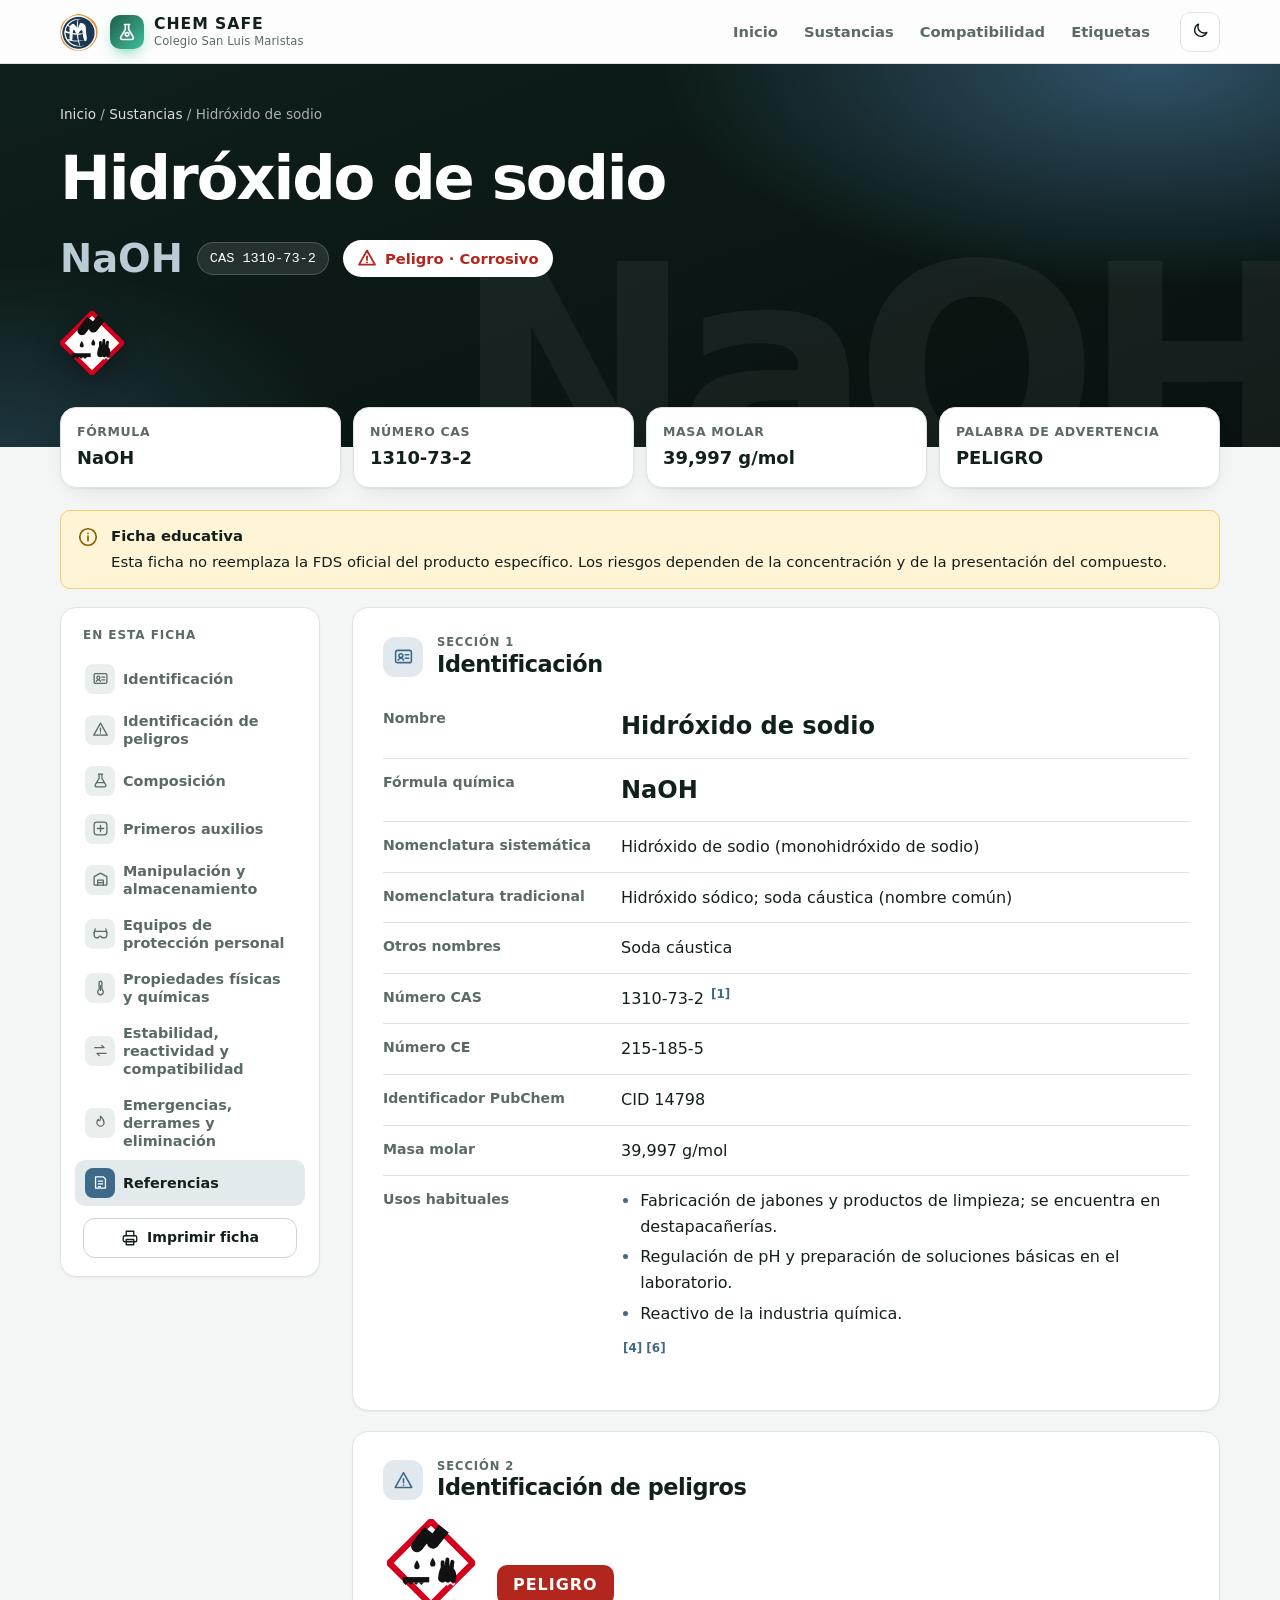
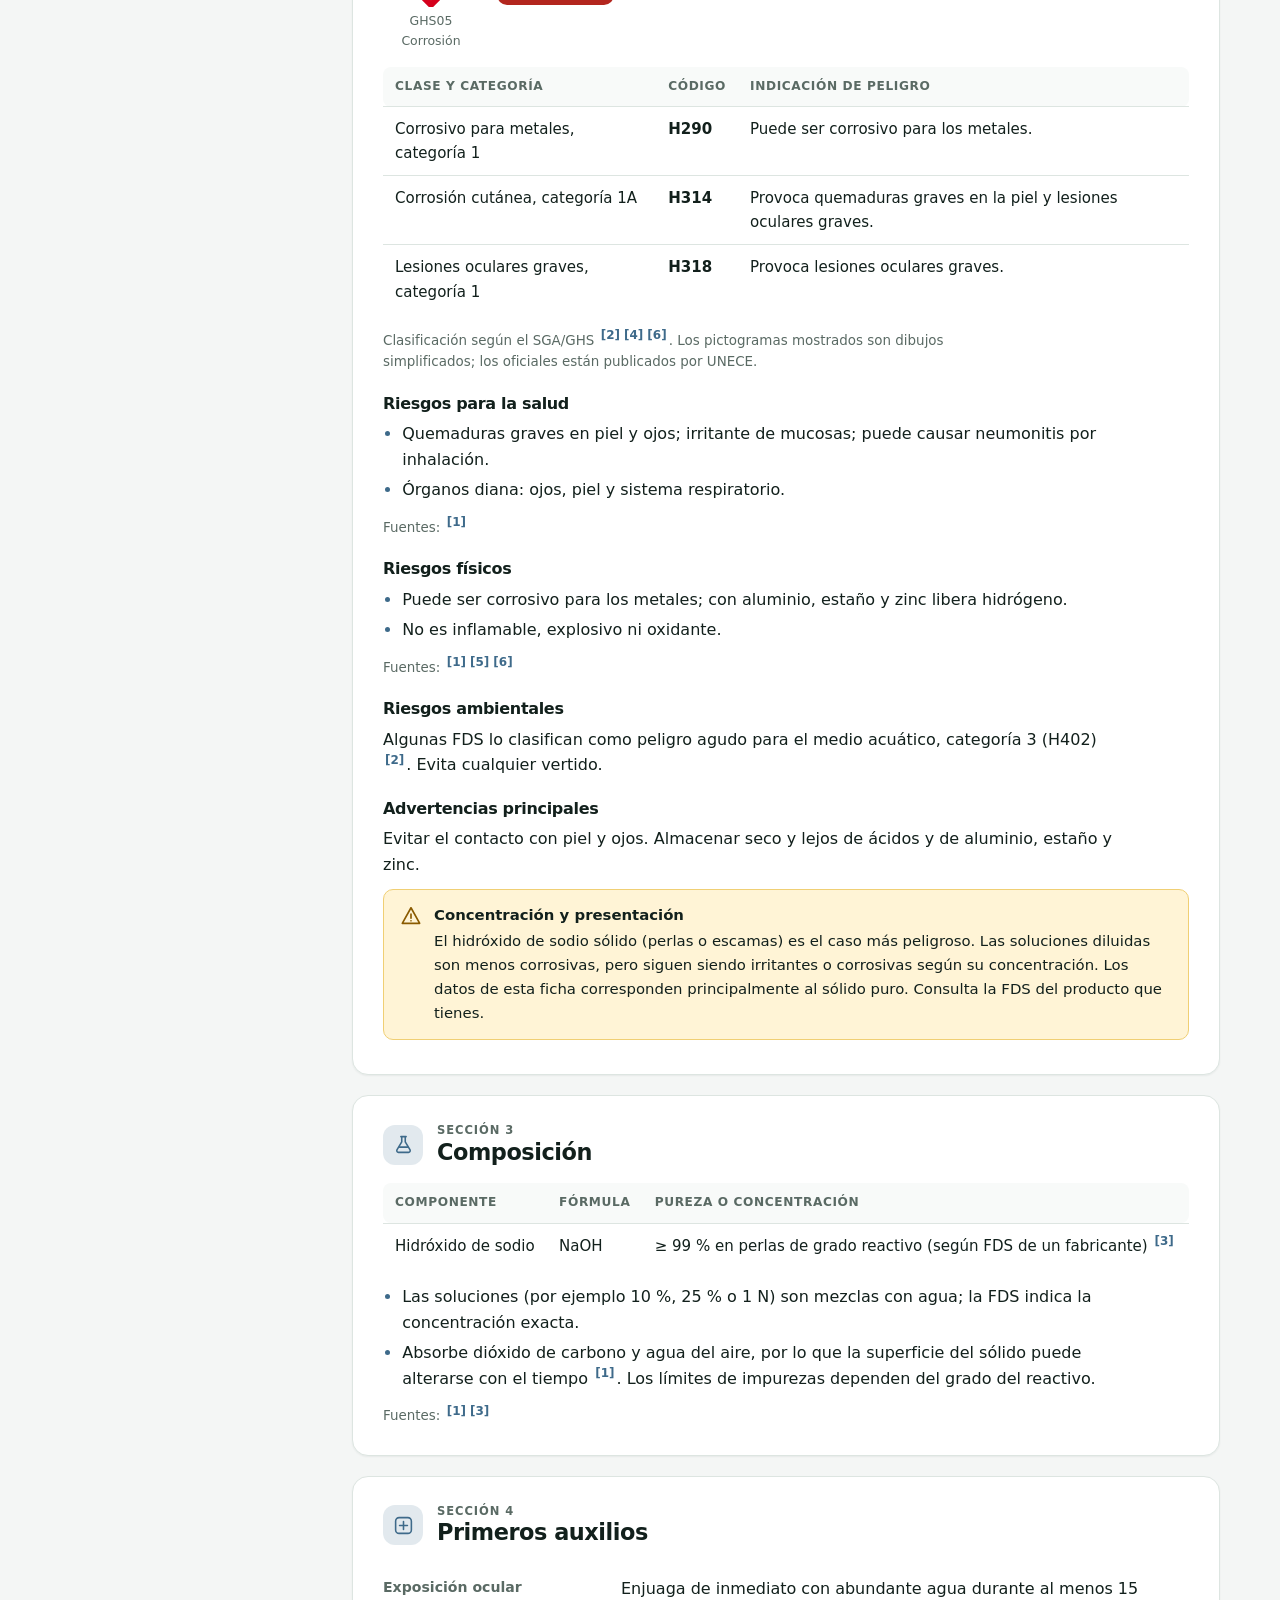
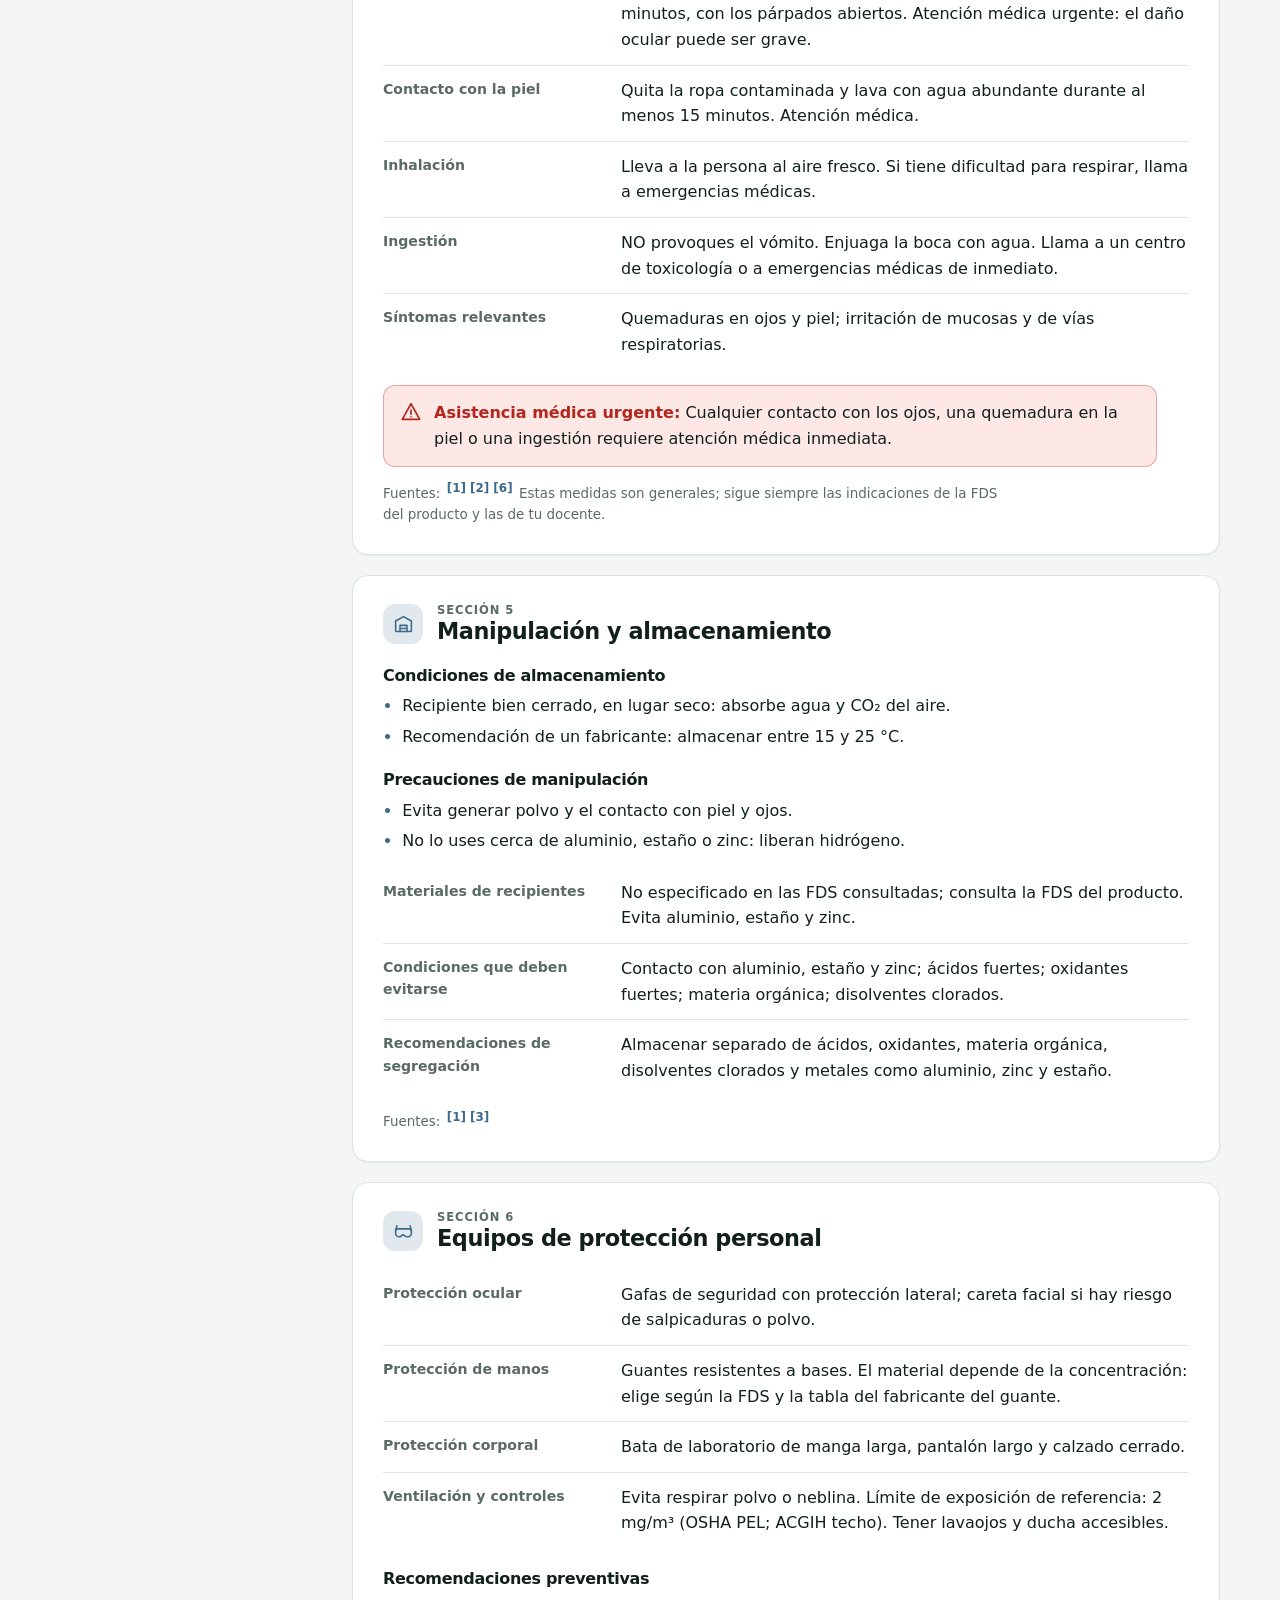
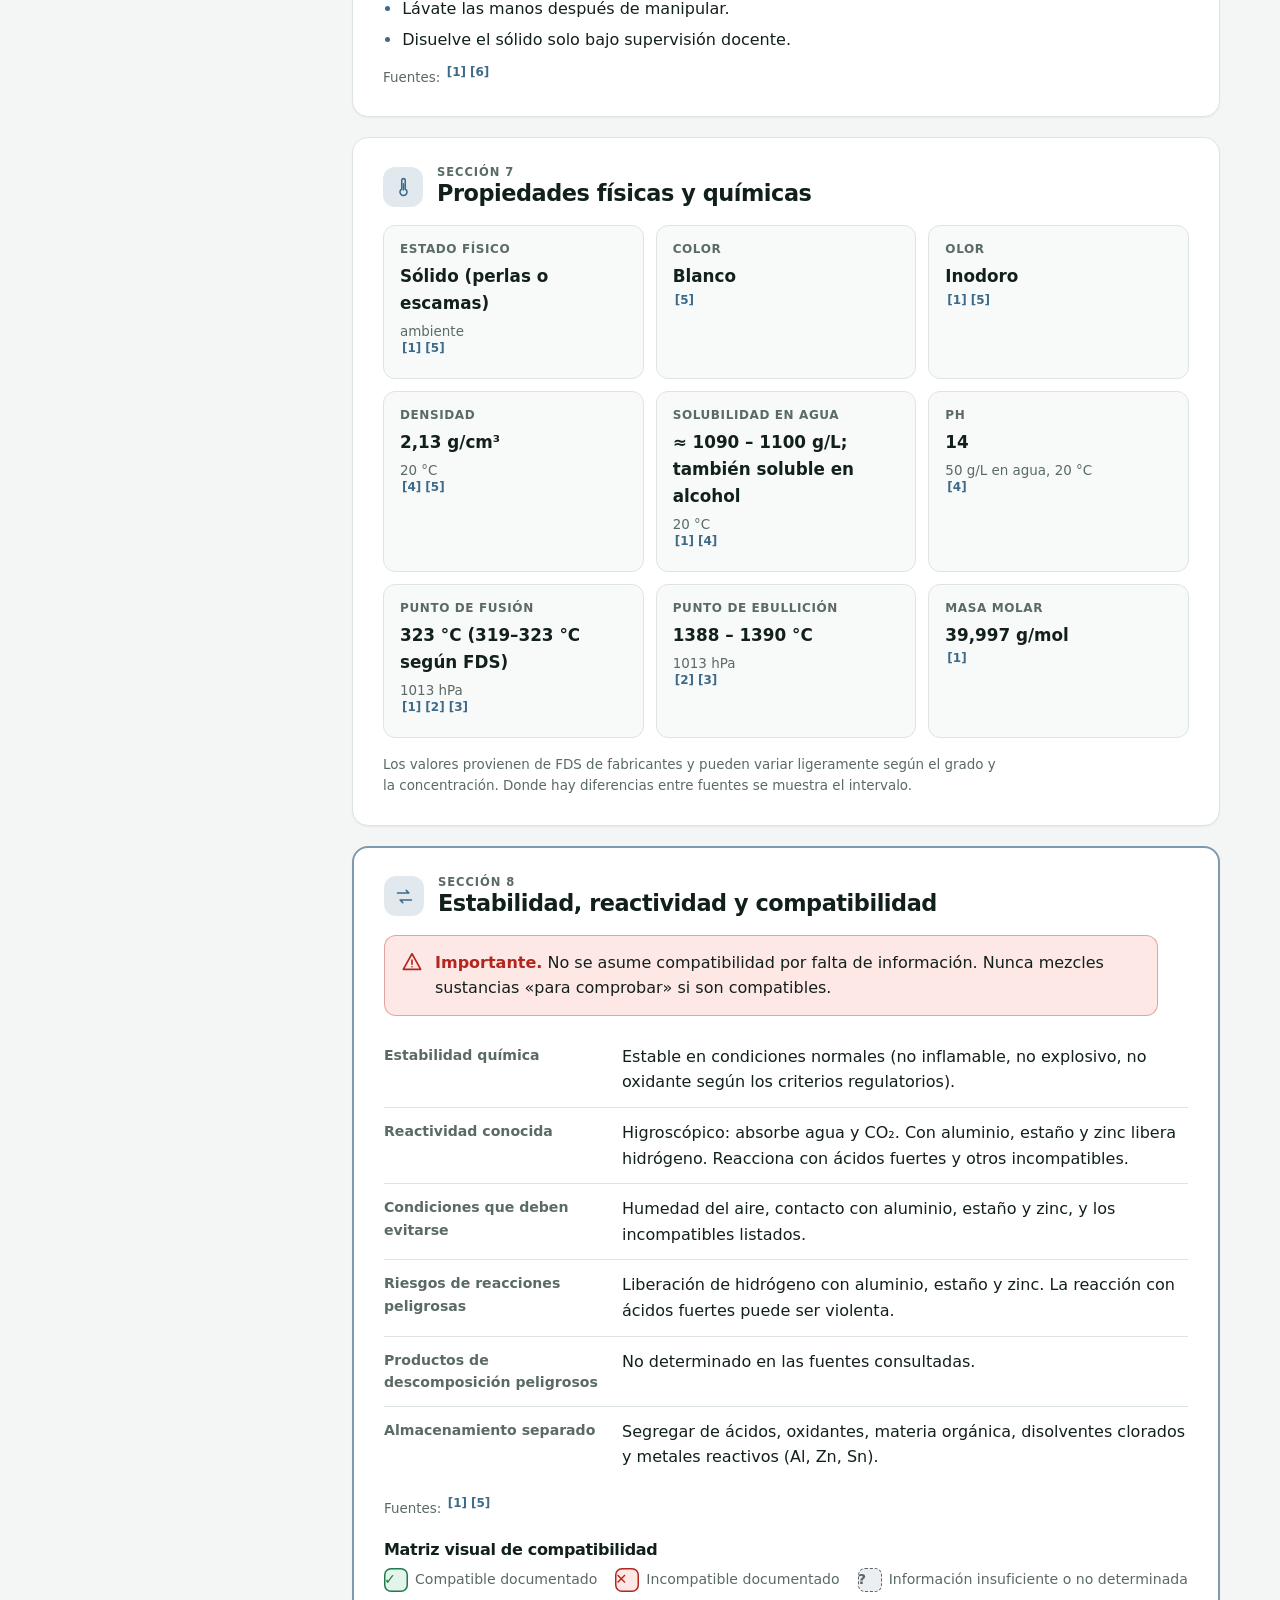
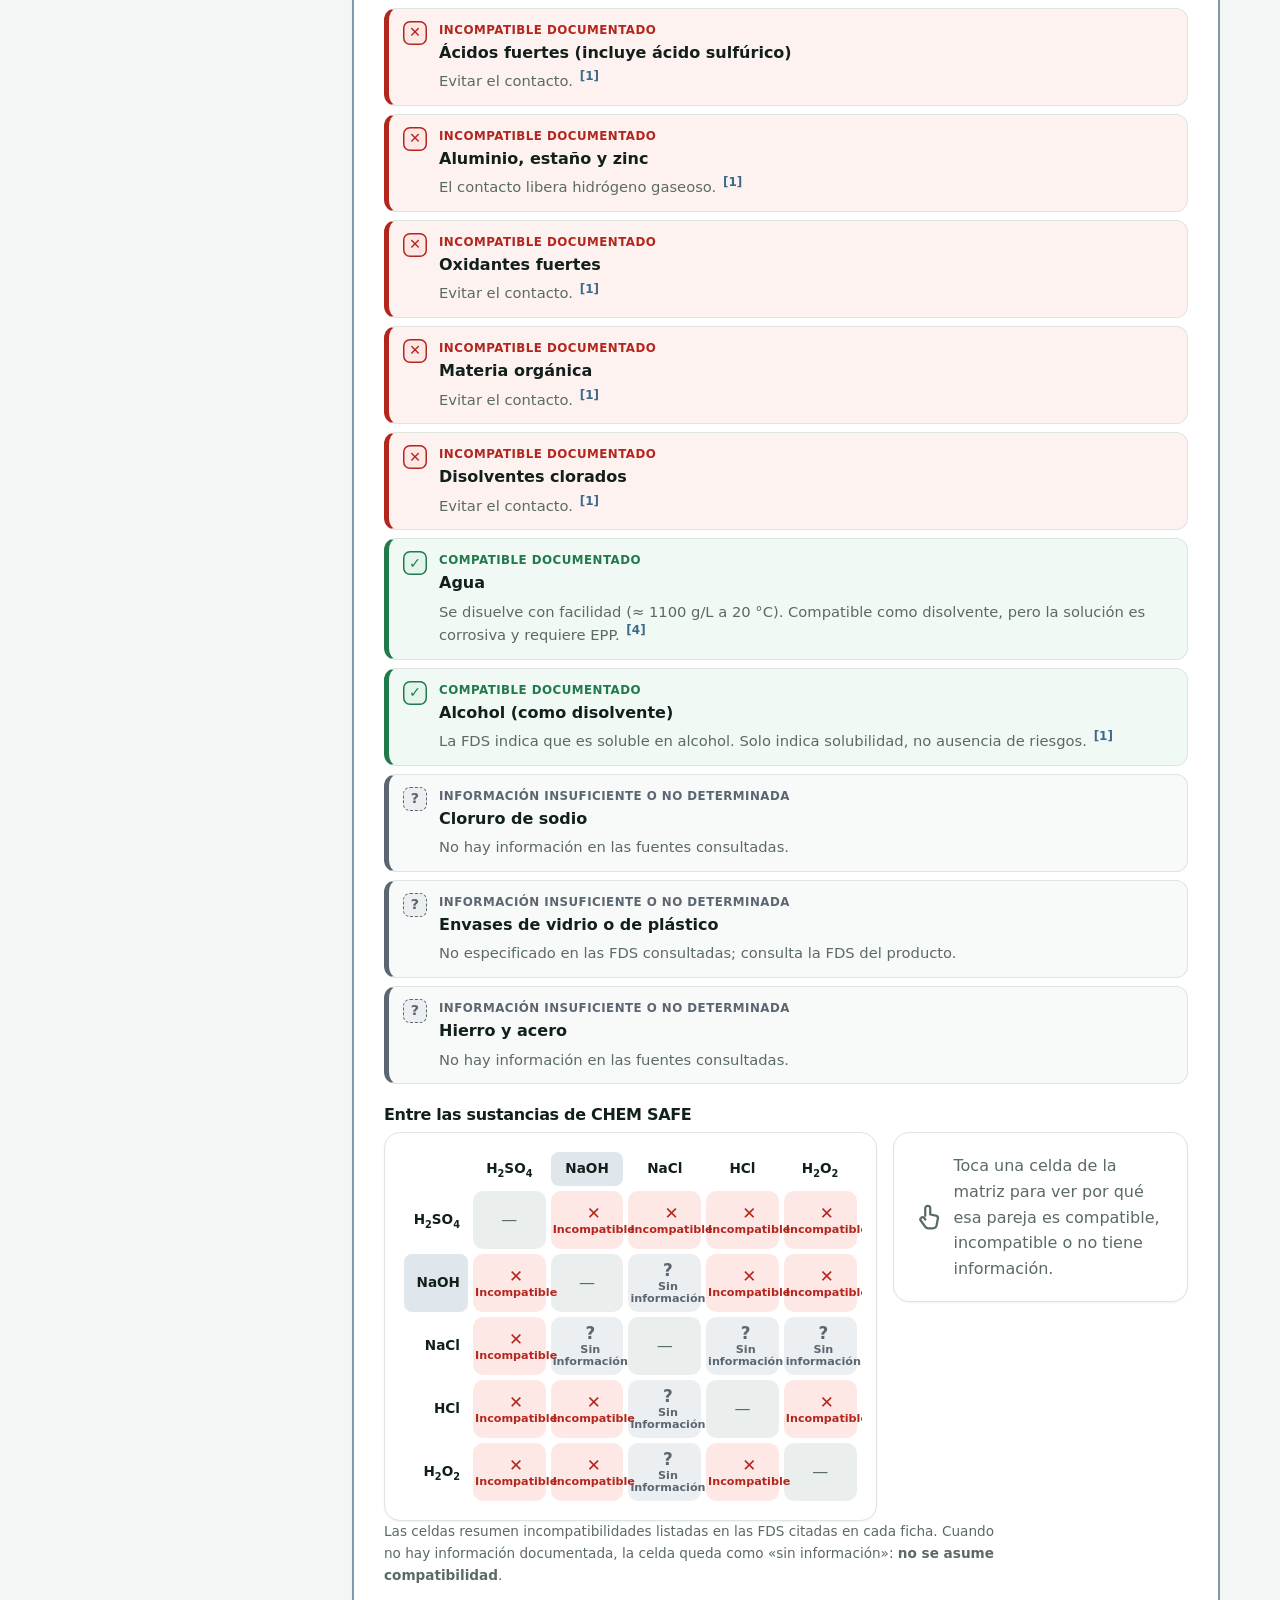
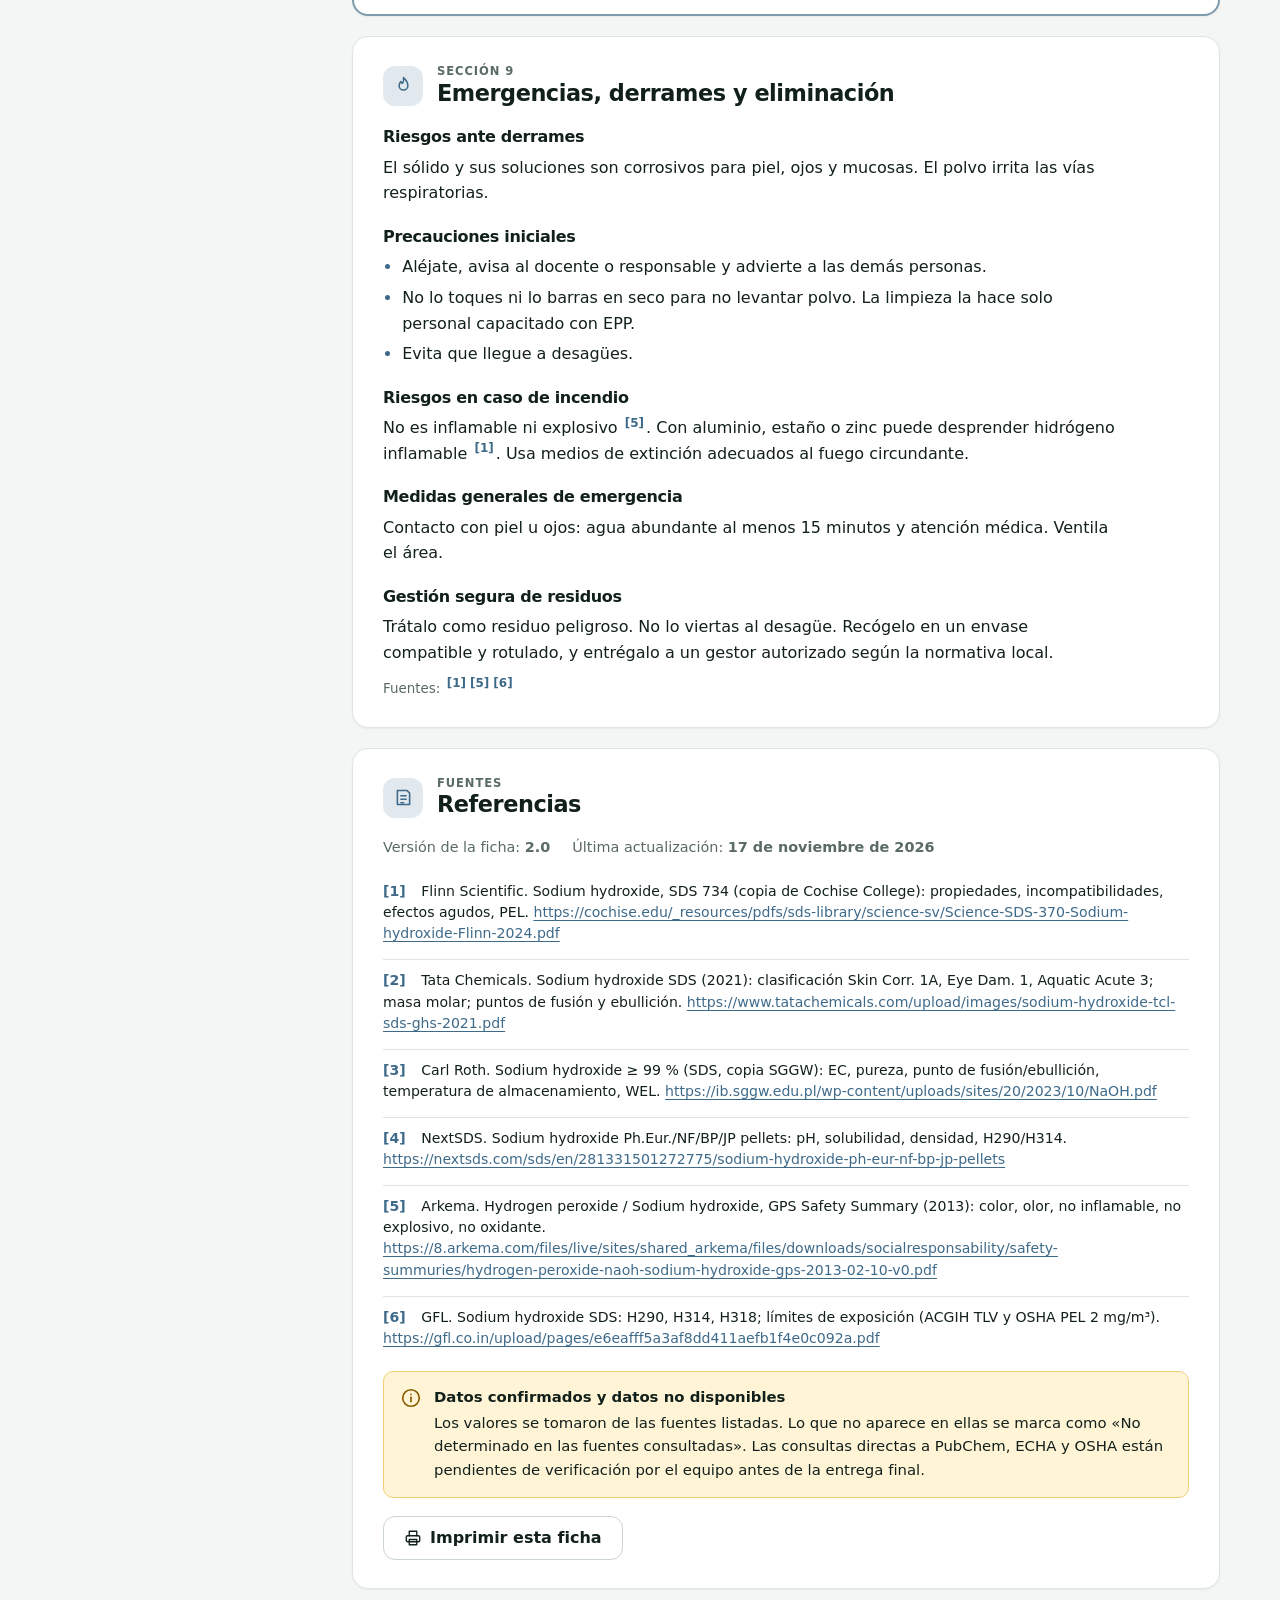
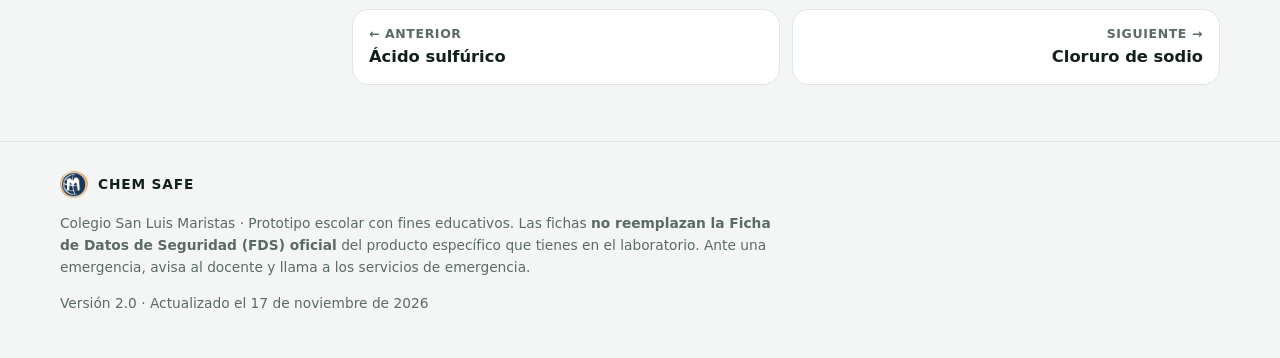
<file: fichas/hidroxido-de-sodio.html>
<!DOCTYPE html>
<html lang="es">
<head>
<meta charset="utf-8">
<meta name="viewport" content="width=device-width, initial-scale=1">
<title>Hidróxido de sodio (NaOH) · CHEM SAFE</title>
<meta name="description" content="Ficha educativa de seguridad de Hidróxido de sodio (NaOH, CAS 1310-73-2): peligros, EPP, primeros auxilios y compatibilidad.">
<meta name="theme-color" content="#0f1f1b">
<link rel="icon" href="../assets/img/favicon.svg" type="image/svg+xml">
<link rel="stylesheet" href="../assets/css/styles.css">
<script>document.documentElement.classList.add("js");try{var t=localStorage.getItem("chemsafe-theme");if(t==="dark"||t==="light")document.documentElement.setAttribute("data-theme",t)}catch(e){}</script>
</head>
<body style="--accent:#3e6a8a;--accent-soft:#e4edf4">
<div class="progress" aria-hidden="true"></div><header class="topbar"><div class="wrap"><a class="school" href="../index.html" title="Colegio San Luis Maristas"><img src="../assets/img/logo-maristas.png" alt="Logo del Colegio San Luis Maristas" width="38" height="38"></a><a class="brand" href="../index.html"><span class="mark"><svg viewBox="0 0 24 24" fill="none" stroke="currentColor" stroke-width="2" stroke-linecap="round" stroke-linejoin="round" aria-hidden="true"><path d="M9 3h6M10 3v6l-5.5 9.2A2 2 0 0 0 6.2 21h11.6a2 2 0 0 0 1.7-2.8L14 9V3"/><path d="M12 12.5l2 1v2.5l-2 1-2-1v-2.5z"/></svg></span><span>CHEM SAFE<small>Colegio San Luis Maristas</small></span></a><nav aria-label="Principal"><a href="../index.html">Inicio</a><a href="../index.html#sustancias" class="opt">Sustancias</a><a href="../index.html#compatibilidad" class="opt">Compatibilidad</a><a href="../etiquetas.html">Etiquetas</a></nav><button class="theme-btn" type="button" data-theme-toggle aria-label="Cambiar entre modo claro y oscuro"><span class="moon"><svg viewBox="0 0 24 24" fill="none" stroke="currentColor" stroke-width="1.8" stroke-linecap="round" stroke-linejoin="round" aria-hidden="true"><path d="M20 14.5A8 8 0 0 1 9.5 4 8 8 0 1 0 20 14.5z"/></svg></span><span class="sun"><svg viewBox="0 0 24 24" fill="none" stroke="currentColor" stroke-width="1.8" stroke-linecap="round" stroke-linejoin="round" aria-hidden="true"><circle cx="12" cy="12" r="4"/><path d="M12 2v2M12 20v2M4.9 4.9l1.4 1.4M17.7 17.7l1.4 1.4M2 12h2M20 12h2M4.9 19.1l1.4-1.4M17.7 6.3l1.4-1.4"/></svg></span></button></div></header><div class="hero"><div class="ghost-f" aria-hidden="true">NaOH</div><div class="wrap"><p class="crumbs"><a href="../index.html">Inicio</a> / <a href="../index.html#sustancias">Sustancias</a> / Hidróxido de sodio</p><h1>Hidróxido de sodio</h1><div class="hero-row"><span class="formula">NaOH</span><span class="chip">CAS 1310-73-2</span><span class="hazard-badge "><svg viewBox="0 0 24 24" fill="none" stroke="currentColor" stroke-width="2.2" stroke-linecap="round" stroke-linejoin="round" aria-hidden="true"><path d="M12 3 2.5 20h19z"/><path d="M12 10v4.5M12 17.2v.1"/></svg>Peligro · Corrosivo</span></div><div class="hero-picts"><img src="../assets/img/ghs05.svg" alt="Pictograma GHS05: Corrosión" width="64" height="64"></div></div></div><main class="wrap"><div class="facts" aria-label="Información general"><div class="fact"><div class="k">Fórmula</div><div class="v">NaOH</div></div><div class="fact"><div class="k">Número CAS</div><div class="v">1310-73-2</div></div><div class="fact"><div class="k">Masa molar</div><div class="v">39,997 g/mol</div></div><div class="fact"><div class="k">Palabra de advertencia</div><div class="v">PELIGRO</div></div></div><div class="notice"><svg viewBox="0 0 24 24" fill="none" stroke="currentColor" stroke-width="1.8" stroke-linecap="round" stroke-linejoin="round" aria-hidden="true"><circle cx="12" cy="12" r="9"/><path d="M12 11v5M12 8v.1"/></svg><div><strong>Ficha educativa</strong>Esta ficha no reemplaza la FDS oficial del producto específico. Los riesgos dependen de la concentración y de la presentación del compuesto.</div></div><div class="layout"><nav class="toc" id="menu" aria-label="Secciones de la ficha"><p class="ttl">En esta ficha</p><ol><li><a href="#s1"><span class="ico"><svg viewBox="0 0 24 24" fill="none" stroke="currentColor" stroke-width="1.8" stroke-linecap="round" stroke-linejoin="round" aria-hidden="true"><rect x="3" y="5" width="18" height="14" rx="2"/><circle cx="9" cy="11" r="2.2"/><path d="M14 10h4M14 14h4M6 16c.8-1.4 2-2 3-2s2.2.6 3 2"/></svg></span><span class="n">1</span><span>Identificación</span></a></li><li><a href="#s2"><span class="ico"><svg viewBox="0 0 24 24" fill="none" stroke="currentColor" stroke-width="1.8" stroke-linecap="round" stroke-linejoin="round" aria-hidden="true"><path d="M12 3 2.5 20h19z"/><path d="M12 10v4.5M12 17.2v.1"/></svg></span><span class="n">2</span><span>Identificación de peligros</span></a></li><li><a href="#s3"><span class="ico"><svg viewBox="0 0 24 24" fill="none" stroke="currentColor" stroke-width="1.8" stroke-linecap="round" stroke-linejoin="round" aria-hidden="true"><path d="M9 3h6M10 3v6l-5.5 9.2A2 2 0 0 0 6.2 21h11.6a2 2 0 0 0 1.7-2.8L14 9V3"/><path d="M7.5 15h9"/></svg></span><span class="n">3</span><span>Composición</span></a></li><li><a href="#s4"><span class="ico"><svg viewBox="0 0 24 24" fill="none" stroke="currentColor" stroke-width="1.8" stroke-linecap="round" stroke-linejoin="round" aria-hidden="true"><rect x="3" y="3" width="18" height="18" rx="4"/><path d="M12 7.5v9M7.5 12h9"/></svg></span><span class="n">4</span><span>Primeros auxilios</span></a></li><li><a href="#s5"><span class="ico"><svg viewBox="0 0 24 24" fill="none" stroke="currentColor" stroke-width="1.8" stroke-linecap="round" stroke-linejoin="round" aria-hidden="true"><path d="M3 8l9-5 9 5v11a1 1 0 0 1-1 1H4a1 1 0 0 1-1-1z"/><path d="M8 20v-7h8v7M8 16.5h8"/></svg></span><span class="n">5</span><span>Manipulación y almacenamiento</span></a></li><li><a href="#s6"><span class="ico"><svg viewBox="0 0 24 24" fill="none" stroke="currentColor" stroke-width="1.8" stroke-linecap="round" stroke-linejoin="round" aria-hidden="true"><path d="M3 11a2 2 0 0 1 2-2h14a2 2 0 0 1 2 2v3a4 4 0 0 1-4 4h-1.5a3 3 0 0 1-2.5-1.5 2 2 0 0 0-3 0A3 3 0 0 1 8.5 18H7a4 4 0 0 1-4-4z"/><path d="M3 11l1.5-5.5M21 11l-1.5-5.5"/></svg></span><span class="n">6</span><span>Equipos de protección personal</span></a></li><li><a href="#s7"><span class="ico"><svg viewBox="0 0 24 24" fill="none" stroke="currentColor" stroke-width="1.8" stroke-linecap="round" stroke-linejoin="round" aria-hidden="true"><path d="M10 14.8V5a2 2 0 0 1 4 0v9.8a4 4 0 1 1-4 0z"/><path d="M12 9v7"/></svg></span><span class="n">7</span><span>Propiedades físicas y químicas</span></a></li><li><a href="#s8"><span class="ico"><svg viewBox="0 0 24 24" fill="none" stroke="currentColor" stroke-width="1.8" stroke-linecap="round" stroke-linejoin="round" aria-hidden="true"><path d="M4 8h13l-3-3M20 16H7l3 3"/></svg></span><span class="n">8</span><span>Estabilidad, reactividad y compatibilidad</span></a></li><li><a href="#s9"><span class="ico"><svg viewBox="0 0 24 24" fill="none" stroke="currentColor" stroke-width="1.8" stroke-linecap="round" stroke-linejoin="round" aria-hidden="true"><path d="M12 3s5 4.4 5 9.2A5 5 0 0 1 7 12.2C7 9 9 7.5 9 7.5s.5 2 2 2c0 0 1.5-2 1-6.5z"/></svg></span><span class="n">9</span><span>Emergencias, derrames y eliminación</span></a></li><li><a href="#referencias"><span class="ico"><svg viewBox="0 0 24 24" fill="none" stroke="currentColor" stroke-width="1.8" stroke-linecap="round" stroke-linejoin="round" aria-hidden="true"><path d="M5 4h11l3 3v13H5z"/><path d="M9 10h6M9 14h6M9 18h3"/></svg></span><span class="n">✎</span><span>Referencias</span></a></li></ol><button class="btn ghost print" type="button" data-print><svg viewBox="0 0 24 24" fill="none" stroke="currentColor" stroke-width="1.8" stroke-linecap="round" stroke-linejoin="round" aria-hidden="true"><path d="M7 9V3h10v6"/><rect x="3" y="9" width="18" height="8" rx="2"/><path d="M7 14h10v7H7z"/></svg>Imprimir ficha</button></nav><div class="content"><section class="sec reveal" id="s1" aria-labelledby="s1-h"><h2 id="s1-h"><span class="num"><svg viewBox="0 0 24 24" fill="none" stroke="currentColor" stroke-width="1.8" stroke-linecap="round" stroke-linejoin="round" aria-hidden="true"><rect x="3" y="5" width="18" height="14" rx="2"/><circle cx="9" cy="11" r="2.2"/><path d="M14 10h4M14 14h4M6 16c.8-1.4 2-2 3-2s2.2.6 3 2"/></svg></span><span class="ttl"><small>Sección 1</small>Identificación</span></h2>
<dl class="dl"><div><dt>Nombre</dt><dd><strong class="formula-big">Hidróxido de sodio</strong></dd></div><div><dt>Fórmula química</dt><dd><span class="formula-big">NaOH</span></dd></div><div><dt>Nomenclatura sistemática</dt><dd>Hidróxido de sodio (monohidróxido de sodio)</dd></div><div><dt>Nomenclatura tradicional</dt><dd>Hidróxido sódico; soda cáustica (nombre común)</dd></div><div><dt>Otros nombres</dt><dd>Soda cáustica</dd></div><div><dt>Número CAS</dt><dd>1310-73-2 <sup class="cite"><a href="#ref1">[1]</a></sup></dd></div><div><dt>Número CE</dt><dd>215-185-5</dd></div><div><dt>Identificador PubChem</dt><dd>CID 14798</dd></div><div><dt>Masa molar</dt><dd>39,997 g/mol</dd></div><div><dt>Usos habituales</dt><dd><ul><li>Fabricación de jabones y productos de limpieza; se encuentra en destapacañerías.</li><li>Regulación de pH y preparación de soluciones básicas en el laboratorio.</li><li>Reactivo de la industria química.</li></ul> <sup class="cite"><a href="#ref4">[4]</a><a href="#ref6">[6]</a></sup></dd></div></dl>
</section>
<section class="sec reveal" id="s2" aria-labelledby="s2-h"><h2 id="s2-h"><span class="num"><svg viewBox="0 0 24 24" fill="none" stroke="currentColor" stroke-width="1.8" stroke-linecap="round" stroke-linejoin="round" aria-hidden="true"><path d="M12 3 2.5 20h19z"/><path d="M12 10v4.5M12 17.2v.1"/></svg></span><span class="ttl"><small>Sección 2</small>Identificación de peligros</span></h2>
<div class="picts"><figure class="pict"><img src="../assets/img/ghs05.svg" alt="Pictograma GHS05: Corrosión"><figcaption>GHS05<br>Corrosión</figcaption></figure><span class="signal">PELIGRO</span></div><div class="scroll-x"><table class="t"><thead><tr><th>Clase y categoría</th><th>Código</th><th>Indicación de peligro</th></tr></thead><tbody><tr><td>Corrosivo para metales, categoría 1</td><td><strong>H290</strong></td><td>Puede ser corrosivo para los metales.</td></tr><tr><td>Corrosión cutánea, categoría 1A</td><td><strong>H314</strong></td><td>Provoca quemaduras graves en la piel y lesiones oculares graves.</td></tr><tr><td>Lesiones oculares graves, categoría 1</td><td><strong>H318</strong></td><td>Provoca lesiones oculares graves.</td></tr></tbody></table></div><p class="src">Clasificación según el SGA/GHS <sup class="cite"><a href="#ref2">[2]</a><a href="#ref4">[4]</a><a href="#ref6">[6]</a></sup>. Los pictogramas mostrados son dibujos simplificados; los oficiales están publicados por UNECE.</p><h3>Riesgos para la salud</h3><ul><li>Quemaduras graves en piel y ojos; irritante de mucosas; puede causar neumonitis por inhalación.</li><li>Órganos diana: ojos, piel y sistema respiratorio.</li></ul><p class="src">Fuentes: <sup class="cite"><a href="#ref1">[1]</a></sup></p><h3>Riesgos físicos</h3><ul><li>Puede ser corrosivo para los metales; con aluminio, estaño y zinc libera hidrógeno.</li><li>No es inflamable, explosivo ni oxidante.</li></ul><p class="src">Fuentes: <sup class="cite"><a href="#ref1">[1]</a><a href="#ref5">[5]</a><a href="#ref6">[6]</a></sup></p><h3>Riesgos ambientales</h3><p>Algunas FDS lo clasifican como peligro agudo para el medio acuático, categoría 3 (H402) <sup class="cite"><a href="#ref2">[2]</a></sup>. Evita cualquier vertido.</p><h3>Advertencias principales</h3><p>Evitar el contacto con piel y ojos. Almacenar seco y lejos de ácidos y de aluminio, estaño y zinc.</p><div class="notice"><svg viewBox="0 0 24 24" fill="none" stroke="currentColor" stroke-width="1.8" stroke-linecap="round" stroke-linejoin="round" aria-hidden="true"><path d="M12 3 2.5 20h19z"/><path d="M12 10v4.5M12 17.2v.1"/></svg><div><strong>Concentración y presentación</strong>El hidróxido de sodio sólido (perlas o escamas) es el caso más peligroso. Las soluciones diluidas son menos corrosivas, pero siguen siendo irritantes o corrosivas según su concentración. Los datos de esta ficha corresponden principalmente al sólido puro. Consulta la FDS del producto que tienes.</div></div>
</section>
<section class="sec reveal" id="s3" aria-labelledby="s3-h"><h2 id="s3-h"><span class="num"><svg viewBox="0 0 24 24" fill="none" stroke="currentColor" stroke-width="1.8" stroke-linecap="round" stroke-linejoin="round" aria-hidden="true"><path d="M9 3h6M10 3v6l-5.5 9.2A2 2 0 0 0 6.2 21h11.6a2 2 0 0 0 1.7-2.8L14 9V3"/><path d="M7.5 15h9"/></svg></span><span class="ttl"><small>Sección 3</small>Composición</span></h2>
<div class="scroll-x"><table class="t"><thead><tr><th>Componente</th><th>Fórmula</th><th>Pureza o concentración</th></tr></thead><tbody><tr><td>Hidróxido de sodio</td><td>NaOH</td><td>≥ 99 % en perlas de grado reactivo (según FDS de un fabricante) <sup class="cite"><a href="#ref3">[3]</a></sup></td></tr></tbody></table></div><ul><li>Las soluciones (por ejemplo 10 %, 25 % o 1 N) son mezclas con agua; la FDS indica la concentración exacta.</li><li>Absorbe dióxido de carbono y agua del aire, por lo que la superficie del sólido puede alterarse con el tiempo <sup class="cite"><a href="#ref1">[1]</a></sup>. Los límites de impurezas dependen del grado del reactivo.</li></ul><p class="src">Fuentes: <sup class="cite"><a href="#ref1">[1]</a><a href="#ref3">[3]</a></sup></p>
</section>
<section class="sec reveal" id="s4" aria-labelledby="s4-h"><h2 id="s4-h"><span class="num"><svg viewBox="0 0 24 24" fill="none" stroke="currentColor" stroke-width="1.8" stroke-linecap="round" stroke-linejoin="round" aria-hidden="true"><rect x="3" y="3" width="18" height="18" rx="4"/><path d="M12 7.5v9M7.5 12h9"/></svg></span><span class="ttl"><small>Sección 4</small>Primeros auxilios</span></h2>
<dl class="dl"><div><dt>Exposición ocular</dt><dd>Enjuaga de inmediato con abundante agua durante al menos 15 minutos, con los párpados abiertos. Atención médica urgente: el daño ocular puede ser grave.</dd></div><div><dt>Contacto con la piel</dt><dd>Quita la ropa contaminada y lava con agua abundante durante al menos 15 minutos. Atención médica.</dd></div><div><dt>Inhalación</dt><dd>Lleva a la persona al aire fresco. Si tiene dificultad para respirar, llama a emergencias médicas.</dd></div><div><dt>Ingestión</dt><dd>NO provoques el vómito. Enjuaga la boca con agua. Llama a un centro de toxicología o a emergencias médicas de inmediato.</dd></div><div><dt>Síntomas relevantes</dt><dd>Quemaduras en ojos y piel; irritación de mucosas y de vías respiratorias.</dd></div></dl><div class="alert"><svg viewBox="0 0 24 24" fill="none" stroke="currentColor" stroke-width="1.8" stroke-linecap="round" stroke-linejoin="round" aria-hidden="true"><path d="M12 3 2.5 20h19z"/><path d="M12 10v4.5M12 17.2v.1"/></svg><div><strong>Asistencia médica urgente:</strong> Cualquier contacto con los ojos, una quemadura en la piel o una ingestión requiere atención médica inmediata.</div></div><p class="src">Fuentes: <sup class="cite"><a href="#ref1">[1]</a><a href="#ref2">[2]</a><a href="#ref6">[6]</a></sup> Estas medidas son generales; sigue siempre las indicaciones de la FDS del producto y las de tu docente.</p>
</section>
<section class="sec reveal" id="s5" aria-labelledby="s5-h"><h2 id="s5-h"><span class="num"><svg viewBox="0 0 24 24" fill="none" stroke="currentColor" stroke-width="1.8" stroke-linecap="round" stroke-linejoin="round" aria-hidden="true"><path d="M3 8l9-5 9 5v11a1 1 0 0 1-1 1H4a1 1 0 0 1-1-1z"/><path d="M8 20v-7h8v7M8 16.5h8"/></svg></span><span class="ttl"><small>Sección 5</small>Manipulación y almacenamiento</span></h2>
<h3>Condiciones de almacenamiento</h3><ul><li>Recipiente bien cerrado, en lugar seco: absorbe agua y CO₂ del aire.</li><li>Recomendación de un fabricante: almacenar entre 15 y 25 °C.</li></ul><h3>Precauciones de manipulación</h3><ul><li>Evita generar polvo y el contacto con piel y ojos.</li><li>No lo uses cerca de aluminio, estaño o zinc: liberan hidrógeno.</li></ul><dl class="dl"><div><dt>Materiales de recipientes</dt><dd>No especificado en las FDS consultadas; consulta la FDS del producto. Evita aluminio, estaño y zinc.</dd></div><div><dt>Condiciones que deben evitarse</dt><dd>Contacto con aluminio, estaño y zinc; ácidos fuertes; oxidantes fuertes; materia orgánica; disolventes clorados.</dd></div><div><dt>Recomendaciones de segregación</dt><dd>Almacenar separado de ácidos, oxidantes, materia orgánica, disolventes clorados y metales como aluminio, zinc y estaño.</dd></div></dl><p class="src">Fuentes: <sup class="cite"><a href="#ref1">[1]</a><a href="#ref3">[3]</a></sup></p>
</section>
<section class="sec reveal" id="s6" aria-labelledby="s6-h"><h2 id="s6-h"><span class="num"><svg viewBox="0 0 24 24" fill="none" stroke="currentColor" stroke-width="1.8" stroke-linecap="round" stroke-linejoin="round" aria-hidden="true"><path d="M3 11a2 2 0 0 1 2-2h14a2 2 0 0 1 2 2v3a4 4 0 0 1-4 4h-1.5a3 3 0 0 1-2.5-1.5 2 2 0 0 0-3 0A3 3 0 0 1 8.5 18H7a4 4 0 0 1-4-4z"/><path d="M3 11l1.5-5.5M21 11l-1.5-5.5"/></svg></span><span class="ttl"><small>Sección 6</small>Equipos de protección personal</span></h2>
<dl class="dl"><div><dt>Protección ocular</dt><dd>Gafas de seguridad con protección lateral; careta facial si hay riesgo de salpicaduras o polvo.</dd></div><div><dt>Protección de manos</dt><dd>Guantes resistentes a bases. El material depende de la concentración: elige según la FDS y la tabla del fabricante del guante.</dd></div><div><dt>Protección corporal</dt><dd>Bata de laboratorio de manga larga, pantalón largo y calzado cerrado.</dd></div><div><dt>Ventilación y controles</dt><dd>Evita respirar polvo o neblina. Límite de exposición de referencia: 2 mg/m³ (OSHA PEL; ACGIH techo). Tener lavaojos y ducha accesibles.</dd></div></dl><h3>Recomendaciones preventivas</h3><ul><li>Lávate las manos después de manipular.</li><li>Disuelve el sólido solo bajo supervisión docente.</li></ul><p class="src">Fuentes: <sup class="cite"><a href="#ref1">[1]</a><a href="#ref6">[6]</a></sup></p>
</section>
<section class="sec reveal" id="s7" aria-labelledby="s7-h"><h2 id="s7-h"><span class="num"><svg viewBox="0 0 24 24" fill="none" stroke="currentColor" stroke-width="1.8" stroke-linecap="round" stroke-linejoin="round" aria-hidden="true"><path d="M10 14.8V5a2 2 0 0 1 4 0v9.8a4 4 0 1 1-4 0z"/><path d="M12 9v7"/></svg></span><span class="ttl"><small>Sección 7</small>Propiedades físicas y químicas</span></h2>
<div class="cards"><div class="pcard"><div class="k">Estado físico</div><div class="v">Sólido (perlas o escamas)</div><div class="c">ambiente</div><div class="c"><sup class="cite"><a href="#ref1">[1]</a><a href="#ref5">[5]</a></sup></div></div><div class="pcard"><div class="k">Color</div><div class="v">Blanco</div><div class="c"><sup class="cite"><a href="#ref5">[5]</a></sup></div></div><div class="pcard"><div class="k">Olor</div><div class="v">Inodoro</div><div class="c"><sup class="cite"><a href="#ref1">[1]</a><a href="#ref5">[5]</a></sup></div></div><div class="pcard"><div class="k">Densidad</div><div class="v">2,13 g/cm³</div><div class="c">20 °C</div><div class="c"><sup class="cite"><a href="#ref4">[4]</a><a href="#ref5">[5]</a></sup></div></div><div class="pcard"><div class="k">Solubilidad en agua</div><div class="v">≈ 1090 – 1100 g/L; también soluble en alcohol</div><div class="c">20 °C</div><div class="c"><sup class="cite"><a href="#ref1">[1]</a><a href="#ref4">[4]</a></sup></div></div><div class="pcard"><div class="k">pH</div><div class="v">14</div><div class="c">50 g/L en agua, 20 °C</div><div class="c"><sup class="cite"><a href="#ref4">[4]</a></sup></div></div><div class="pcard"><div class="k">Punto de fusión</div><div class="v">323 °C (319–323 °C según FDS)</div><div class="c">1013 hPa</div><div class="c"><sup class="cite"><a href="#ref1">[1]</a><a href="#ref2">[2]</a><a href="#ref3">[3]</a></sup></div></div><div class="pcard"><div class="k">Punto de ebullición</div><div class="v">1388 – 1390 °C</div><div class="c">1013 hPa</div><div class="c"><sup class="cite"><a href="#ref2">[2]</a><a href="#ref3">[3]</a></sup></div></div><div class="pcard"><div class="k">Masa molar</div><div class="v">39,997 g/mol</div><div class="c"><sup class="cite"><a href="#ref1">[1]</a></sup></div></div></div><p class="src">Los valores provienen de FDS de fabricantes y pueden variar ligeramente según el grado y la concentración. Donde hay diferencias entre fuentes se muestra el intervalo.</p>
</section>
<section class="sec featured reveal" id="s8" aria-labelledby="s8-h"><h2 id="s8-h"><span class="num"><svg viewBox="0 0 24 24" fill="none" stroke="currentColor" stroke-width="1.8" stroke-linecap="round" stroke-linejoin="round" aria-hidden="true"><path d="M4 8h13l-3-3M20 16H7l3 3"/></svg></span><span class="ttl"><small>Sección 8</small>Estabilidad, reactividad y compatibilidad</span></h2>
<div class="alert"><svg viewBox="0 0 24 24" fill="none" stroke="currentColor" stroke-width="1.8" stroke-linecap="round" stroke-linejoin="round" aria-hidden="true"><path d="M12 3 2.5 20h19z"/><path d="M12 10v4.5M12 17.2v.1"/></svg><div><strong>Importante.</strong> No se asume compatibilidad por falta de información. Nunca mezcles sustancias «para comprobar» si son compatibles.</div></div><dl class="dl"><div><dt>Estabilidad química</dt><dd>Estable en condiciones normales (no inflamable, no explosivo, no oxidante según los criterios regulatorios).</dd></div><div><dt>Reactividad conocida</dt><dd>Higroscópico: absorbe agua y CO₂. Con aluminio, estaño y zinc libera hidrógeno. Reacciona con ácidos fuertes y otros incompatibles.</dd></div><div><dt>Condiciones que deben evitarse</dt><dd>Humedad del aire, contacto con aluminio, estaño y zinc, y los incompatibles listados.</dd></div><div><dt>Riesgos de reacciones peligrosas</dt><dd>Liberación de hidrógeno con aluminio, estaño y zinc. La reacción con ácidos fuertes puede ser violenta.</dd></div><div><dt>Productos de descomposición peligrosos</dt><dd>No determinado en las fuentes consultadas.</dd></div><div><dt>Almacenamiento separado</dt><dd>Segregar de ácidos, oxidantes, materia orgánica, disolventes clorados y metales reactivos (Al, Zn, Sn).</dd></div></dl><p class="src">Fuentes: <sup class="cite"><a href="#ref1">[1]</a><a href="#ref5">[5]</a></sup></p><h3>Matriz visual de compatibilidad</h3><div class="legend" role="list"><span role="listitem"><span class="st ok" aria-hidden="true">✓</span>Compatible documentado</span><span role="listitem"><span class="st bad" aria-hidden="true">✕</span>Incompatible documentado</span><span role="listitem"><span class="st nd" aria-hidden="true">?</span>Información insuficiente o no determinada</span></div><div class="matrix"><div class="mrow bad"><span class="st bad" aria-hidden="true">✕</span><div><span class="lbl">Incompatible documentado</span><span class="fam">Ácidos fuertes (incluye ácido sulfúrico)</span></div><div class="why">Evitar el contacto. <sup class="cite"><a href="#ref1">[1]</a></sup></div></div><div class="mrow bad"><span class="st bad" aria-hidden="true">✕</span><div><span class="lbl">Incompatible documentado</span><span class="fam">Aluminio, estaño y zinc</span></div><div class="why">El contacto libera hidrógeno gaseoso. <sup class="cite"><a href="#ref1">[1]</a></sup></div></div><div class="mrow bad"><span class="st bad" aria-hidden="true">✕</span><div><span class="lbl">Incompatible documentado</span><span class="fam">Oxidantes fuertes</span></div><div class="why">Evitar el contacto. <sup class="cite"><a href="#ref1">[1]</a></sup></div></div><div class="mrow bad"><span class="st bad" aria-hidden="true">✕</span><div><span class="lbl">Incompatible documentado</span><span class="fam">Materia orgánica</span></div><div class="why">Evitar el contacto. <sup class="cite"><a href="#ref1">[1]</a></sup></div></div><div class="mrow bad"><span class="st bad" aria-hidden="true">✕</span><div><span class="lbl">Incompatible documentado</span><span class="fam">Disolventes clorados</span></div><div class="why">Evitar el contacto. <sup class="cite"><a href="#ref1">[1]</a></sup></div></div><div class="mrow ok"><span class="st ok" aria-hidden="true">✓</span><div><span class="lbl">Compatible documentado</span><span class="fam">Agua</span></div><div class="why">Se disuelve con facilidad (≈ 1100 g/L a 20 °C). Compatible como disolvente, pero la solución es corrosiva y requiere EPP. <sup class="cite"><a href="#ref4">[4]</a></sup></div></div><div class="mrow ok"><span class="st ok" aria-hidden="true">✓</span><div><span class="lbl">Compatible documentado</span><span class="fam">Alcohol (como disolvente)</span></div><div class="why">La FDS indica que es soluble en alcohol. Solo indica solubilidad, no ausencia de riesgos. <sup class="cite"><a href="#ref1">[1]</a></sup></div></div><div class="mrow nd"><span class="st nd" aria-hidden="true">?</span><div><span class="lbl">Información insuficiente o no determinada</span><span class="fam">Cloruro de sodio</span></div><div class="why">No hay información en las fuentes consultadas.</div></div><div class="mrow nd"><span class="st nd" aria-hidden="true">?</span><div><span class="lbl">Información insuficiente o no determinada</span><span class="fam">Envases de vidrio o de plástico</span></div><div class="why">No especificado en las FDS consultadas; consulta la FDS del producto.</div></div><div class="mrow nd"><span class="st nd" aria-hidden="true">?</span><div><span class="lbl">Información insuficiente o no determinada</span><span class="fam">Hierro y acero</span></div><div class="why">No hay información en las fuentes consultadas.</div></div></div><h3>Entre las sustancias de CHEM SAFE</h3><div class="xwrap"><div class="xcard"><div class="scroll-x"><table class="xmatrix" aria-label="Compatibilidad entre las sustancias de CHEM SAFE"><thead><tr><th></th><th scope="col">H<sub>2</sub>SO<sub>4</sub></th><th scope="col" class="hl">NaOH</th><th scope="col">NaCl</th><th scope="col">HCl</th><th scope="col">H<sub>2</sub>O<sub>2</sub></th></tr></thead><tbody><tr><th scope="row">H<sub>2</sub>SO<sub>4</sub></th><td class="diag" aria-label="misma sustancia">—</td><td class="bad"><button type="button" data-pair="Ácido sulfúrico + Hidróxido de sodio" data-state="bad" data-label="Incompatible documentado" data-detail="Las FDS del ácido sulfúrico listan las bases fuertes como incompatibles y la del hidróxido de sodio lista los ácidos fuertes: la neutralización directa es violenta y desprende mucho calor. (Ficha H₂SO₄ [3,4,8]; ficha NaOH [1])." aria-label="Ácido sulfúrico + Hidróxido de sodio: Incompatible"><span class="st bad" aria-hidden="true">✕</span><span class="lbl-sm">Incompatible</span></button></td><td class="bad"><button type="button" data-pair="Ácido sulfúrico + Cloruro de sodio" data-state="bad" data-label="Incompatible documentado" data-detail="La FDS del ácido sulfúrico lista los haluros (como el NaCl) como incompatibles. Se refiere al ácido concentrado: no se almacenan juntos ni se mezclan. (Ficha H₂SO₄ [8,9])." aria-label="Ácido sulfúrico + Cloruro de sodio: Incompatible"><span class="st bad" aria-hidden="true">✕</span><span class="lbl-sm">Incompatible</span></button></td><td class="bad"><button type="button" data-pair="Ácido sulfúrico + Ácido clorhídrico" data-state="bad" data-label="Incompatible documentado" data-detail="La mezcla con ácido sulfúrico concentrado puede desprender cloruro de hidrógeno gaseoso tóxico a velocidad peligrosa (NOAA CAMEO Chemicals). (Ficha HCl)." aria-label="Ácido sulfúrico + Ácido clorhídrico: Incompatible"><span class="st bad" aria-hidden="true">✕</span><span class="lbl-sm">Incompatible</span></button></td><td class="bad"><button type="button" data-pair="Ácido sulfúrico + Peróxido de hidrógeno" data-state="bad" data-label="Incompatible documentado" data-detail="Una FDS de Millipore para solución 30–35 % nombra el ácido sulfúrico entre las sustancias con riesgo de explosión. (Ficha H₂O₂)." aria-label="Ácido sulfúrico + Peróxido de hidrógeno: Incompatible"><span class="st bad" aria-hidden="true">✕</span><span class="lbl-sm">Incompatible</span></button></td></tr><tr><th scope="row" class="hl">NaOH</th><td class="bad"><button type="button" data-pair="Hidróxido de sodio + Ácido sulfúrico" data-state="bad" data-label="Incompatible documentado" data-detail="Las FDS del ácido sulfúrico listan las bases fuertes como incompatibles y la del hidróxido de sodio lista los ácidos fuertes: la neutralización directa es violenta y desprende mucho calor. (Ficha H₂SO₄ [3,4,8]; ficha NaOH [1])." aria-label="Hidróxido de sodio + Ácido sulfúrico: Incompatible"><span class="st bad" aria-hidden="true">✕</span><span class="lbl-sm">Incompatible</span></button></td><td class="diag" aria-label="misma sustancia">—</td><td class="nd"><button type="button" data-pair="Hidróxido de sodio + Cloruro de sodio" data-state="nd" data-label="Información insuficiente o no determinada" data-detail="Ninguna de las FDS consultadas menciona esta pareja. No se asume compatibilidad." aria-label="Hidróxido de sodio + Cloruro de sodio: Sin información"><span class="st nd" aria-hidden="true">?</span><span class="lbl-sm">Sin información</span></button></td><td class="bad"><button type="button" data-pair="Hidróxido de sodio + Ácido clorhídrico" data-state="bad" data-label="Incompatible documentado" data-detail="Las bases fuertes están listadas como incompatibles y la reacción con hidróxido de sodio puede ser violenta (FDS Fisher Scientific; NOAA CAMEO Chemicals; NIOSH). (Ficha HCl)." aria-label="Hidróxido de sodio + Ácido clorhídrico: Incompatible"><span class="st bad" aria-hidden="true">✕</span><span class="lbl-sm">Incompatible</span></button></td><td class="bad"><button type="button" data-pair="Hidróxido de sodio + Peróxido de hidrógeno" data-state="bad" data-label="Incompatible documentado" data-detail="La FDS de Millipore indica riesgo de explosión con hidróxidos alcalinos y reacción exotérmica con hidróxido de sodio; Flinn lista las bases fuertes como incompatibles. (Ficha H₂O₂)." aria-label="Hidróxido de sodio + Peróxido de hidrógeno: Incompatible"><span class="st bad" aria-hidden="true">✕</span><span class="lbl-sm">Incompatible</span></button></td></tr><tr><th scope="row">NaCl</th><td class="bad"><button type="button" data-pair="Cloruro de sodio + Ácido sulfúrico" data-state="bad" data-label="Incompatible documentado" data-detail="La FDS del ácido sulfúrico lista los haluros (como el NaCl) como incompatibles. Se refiere al ácido concentrado: no se almacenan juntos ni se mezclan. (Ficha H₂SO₄ [8,9])." aria-label="Cloruro de sodio + Ácido sulfúrico: Incompatible"><span class="st bad" aria-hidden="true">✕</span><span class="lbl-sm">Incompatible</span></button></td><td class="nd"><button type="button" data-pair="Cloruro de sodio + Hidróxido de sodio" data-state="nd" data-label="Información insuficiente o no determinada" data-detail="Ninguna de las FDS consultadas menciona esta pareja. No se asume compatibilidad." aria-label="Cloruro de sodio + Hidróxido de sodio: Sin información"><span class="st nd" aria-hidden="true">?</span><span class="lbl-sm">Sin información</span></button></td><td class="diag" aria-label="misma sustancia">—</td><td class="nd"><button type="button" data-pair="Cloruro de sodio + Ácido clorhídrico" data-state="nd" data-label="Información insuficiente o no determinada" data-detail="Ninguna de las fuentes consultadas documenta la combinación; no se asume compatibilidad. (Ficha HCl)." aria-label="Cloruro de sodio + Ácido clorhídrico: Sin información"><span class="st nd" aria-hidden="true">?</span><span class="lbl-sm">Sin información</span></button></td><td class="nd"><button type="button" data-pair="Cloruro de sodio + Peróxido de hidrógeno" data-state="nd" data-label="Información insuficiente o no determinada" data-detail="Ninguna de las FDS consultadas menciona el cloruro de sodio ni los cloruros; no se asume compatibilidad. (Ficha H₂O₂)." aria-label="Cloruro de sodio + Peróxido de hidrógeno: Sin información"><span class="st nd" aria-hidden="true">?</span><span class="lbl-sm">Sin información</span></button></td></tr><tr><th scope="row">HCl</th><td class="bad"><button type="button" data-pair="Ácido clorhídrico + Ácido sulfúrico" data-state="bad" data-label="Incompatible documentado" data-detail="La mezcla con ácido sulfúrico concentrado puede desprender cloruro de hidrógeno gaseoso tóxico a velocidad peligrosa (NOAA CAMEO Chemicals). (Ficha HCl)." aria-label="Ácido clorhídrico + Ácido sulfúrico: Incompatible"><span class="st bad" aria-hidden="true">✕</span><span class="lbl-sm">Incompatible</span></button></td><td class="bad"><button type="button" data-pair="Ácido clorhídrico + Hidróxido de sodio" data-state="bad" data-label="Incompatible documentado" data-detail="Las bases fuertes están listadas como incompatibles y la reacción con hidróxido de sodio puede ser violenta (FDS Fisher Scientific; NOAA CAMEO Chemicals; NIOSH). (Ficha HCl)." aria-label="Ácido clorhídrico + Hidróxido de sodio: Incompatible"><span class="st bad" aria-hidden="true">✕</span><span class="lbl-sm">Incompatible</span></button></td><td class="nd"><button type="button" data-pair="Ácido clorhídrico + Cloruro de sodio" data-state="nd" data-label="Información insuficiente o no determinada" data-detail="Ninguna de las fuentes consultadas documenta la combinación; no se asume compatibilidad. (Ficha HCl)." aria-label="Ácido clorhídrico + Cloruro de sodio: Sin información"><span class="st nd" aria-hidden="true">?</span><span class="lbl-sm">Sin información</span></button></td><td class="diag" aria-label="misma sustancia">—</td><td class="bad"><button type="button" data-pair="Ácido clorhídrico + Peróxido de hidrógeno" data-state="bad" data-label="Incompatible documentado" data-detail="Una FDS lista los peróxidos entre los oxidantes que liberan cloro con el ácido, y otra lista los oxidantes fuertes como incompatibles (FDS Alliance Chemical; FDS Fisher Scientific). (Ficha HCl)." aria-label="Ácido clorhídrico + Peróxido de hidrógeno: Incompatible"><span class="st bad" aria-hidden="true">✕</span><span class="lbl-sm">Incompatible</span></button></td></tr><tr><th scope="row">H<sub>2</sub>O<sub>2</sub></th><td class="bad"><button type="button" data-pair="Peróxido de hidrógeno + Ácido sulfúrico" data-state="bad" data-label="Incompatible documentado" data-detail="Una FDS de Millipore para solución 30–35 % nombra el ácido sulfúrico entre las sustancias con riesgo de explosión. (Ficha H₂O₂)." aria-label="Peróxido de hidrógeno + Ácido sulfúrico: Incompatible"><span class="st bad" aria-hidden="true">✕</span><span class="lbl-sm">Incompatible</span></button></td><td class="bad"><button type="button" data-pair="Peróxido de hidrógeno + Hidróxido de sodio" data-state="bad" data-label="Incompatible documentado" data-detail="La FDS de Millipore indica riesgo de explosión con hidróxidos alcalinos y reacción exotérmica con hidróxido de sodio; Flinn lista las bases fuertes como incompatibles. (Ficha H₂O₂)." aria-label="Peróxido de hidrógeno + Hidróxido de sodio: Incompatible"><span class="st bad" aria-hidden="true">✕</span><span class="lbl-sm">Incompatible</span></button></td><td class="nd"><button type="button" data-pair="Peróxido de hidrógeno + Cloruro de sodio" data-state="nd" data-label="Información insuficiente o no determinada" data-detail="Ninguna de las FDS consultadas menciona el cloruro de sodio ni los cloruros; no se asume compatibilidad. (Ficha H₂O₂)." aria-label="Peróxido de hidrógeno + Cloruro de sodio: Sin información"><span class="st nd" aria-hidden="true">?</span><span class="lbl-sm">Sin información</span></button></td><td class="bad"><button type="button" data-pair="Peróxido de hidrógeno + Ácido clorhídrico" data-state="bad" data-label="Incompatible documentado" data-detail="Una FDS lista los peróxidos entre los oxidantes que liberan cloro con el ácido, y otra lista los oxidantes fuertes como incompatibles (FDS Alliance Chemical; FDS Fisher Scientific). (Ficha HCl)." aria-label="Peróxido de hidrógeno + Ácido clorhídrico: Incompatible"><span class="st bad" aria-hidden="true">✕</span><span class="lbl-sm">Incompatible</span></button></td><td class="diag" aria-label="misma sustancia">—</td></tr></tbody></table></div></div><div class="xdetail" aria-live="polite"><div class="hint"><svg viewBox="0 0 24 24" fill="none" stroke="currentColor" stroke-width="1.8" stroke-linecap="round" stroke-linejoin="round" aria-hidden="true"><path d="M9 11V5a2 2 0 0 1 4 0v5l4.5.9a2 2 0 0 1 1.6 2.3L18 19a3 3 0 0 1-3 2h-3.6a3 3 0 0 1-2.4-1.2L5.5 15a1.7 1.7 0 0 1 2.6-2.2L9 14"/></svg><span>Toca una celda de la matriz para ver por qué esa pareja es compatible, incompatible o no tiene información.</span></div></div></div><p class="xnote">Las celdas resumen incompatibilidades listadas en las FDS citadas en cada ficha. Cuando no hay información documentada, la celda queda como «sin información»: <strong>no se asume compatibilidad</strong>.</p>
</section>
<section class="sec reveal" id="s9" aria-labelledby="s9-h"><h2 id="s9-h"><span class="num"><svg viewBox="0 0 24 24" fill="none" stroke="currentColor" stroke-width="1.8" stroke-linecap="round" stroke-linejoin="round" aria-hidden="true"><path d="M12 3s5 4.4 5 9.2A5 5 0 0 1 7 12.2C7 9 9 7.5 9 7.5s.5 2 2 2c0 0 1.5-2 1-6.5z"/></svg></span><span class="ttl"><small>Sección 9</small>Emergencias, derrames y eliminación</span></h2>
<h3>Riesgos ante derrames</h3><p>El sólido y sus soluciones son corrosivos para piel, ojos y mucosas. El polvo irrita las vías respiratorias.</p><h3>Precauciones iniciales</h3><ul><li>Aléjate, avisa al docente o responsable y advierte a las demás personas.</li><li>No lo toques ni lo barras en seco para no levantar polvo. La limpieza la hace solo personal capacitado con EPP.</li><li>Evita que llegue a desagües.</li></ul><h3>Riesgos en caso de incendio</h3><p>No es inflamable ni explosivo <sup class="cite"><a href="#ref5">[5]</a></sup>. Con aluminio, estaño o zinc puede desprender hidrógeno inflamable <sup class="cite"><a href="#ref1">[1]</a></sup>. Usa medios de extinción adecuados al fuego circundante.</p><h3>Medidas generales de emergencia</h3><p>Contacto con piel u ojos: agua abundante al menos 15 minutos y atención médica. Ventila el área.</p><h3>Gestión segura de residuos</h3><p>Trátalo como residuo peligroso. No lo viertas al desagüe. Recógelo en un envase compatible y rotulado, y entrégalo a un gestor autorizado según la normativa local.</p><p class="src">Fuentes: <sup class="cite"><a href="#ref1">[1]</a><a href="#ref5">[5]</a><a href="#ref6">[6]</a></sup></p>
</section>
<section class="sec reveal" id="referencias" aria-labelledby="ref-h"><h2 id="ref-h"><span class="num"><svg viewBox="0 0 24 24" fill="none" stroke="currentColor" stroke-width="1.8" stroke-linecap="round" stroke-linejoin="round" aria-hidden="true"><path d="M5 4h11l3 3v13H5z"/><path d="M9 10h6M9 14h6M9 18h3"/></svg></span><span class="ttl"><small>Fuentes</small>Referencias</span></h2><p class="meta"><span>Versión de la ficha: <strong>2.0</strong></span><span>Última actualización: <strong>17 de noviembre de 2026</strong></span></p><ol class="refs"><li id="ref1"><span class="id">[1]</span> Flinn Scientific. Sodium hydroxide, SDS 734 (copia de Cochise College): propiedades, incompatibilidades, efectos agudos, PEL. <a href="https://cochise.edu/_resources/pdfs/sds-library/science-sv/Science-SDS-370-Sodium-hydroxide-Flinn-2024.pdf" target="_blank" rel="noopener">https://cochise.edu/_resources/pdfs/sds-library/science-sv/Science-SDS-370-Sodium-hydroxide-Flinn-2024.pdf</a></li><li id="ref2"><span class="id">[2]</span> Tata Chemicals. Sodium hydroxide SDS (2021): clasificación Skin Corr. 1A, Eye Dam. 1, Aquatic Acute 3; masa molar; puntos de fusión y ebullición. <a href="https://www.tatachemicals.com/upload/images/sodium-hydroxide-tcl-sds-ghs-2021.pdf" target="_blank" rel="noopener">https://www.tatachemicals.com/upload/images/sodium-hydroxide-tcl-sds-ghs-2021.pdf</a></li><li id="ref3"><span class="id">[3]</span> Carl Roth. Sodium hydroxide ≥ 99 % (SDS, copia SGGW): EC, pureza, punto de fusión/ebullición, temperatura de almacenamiento, WEL. <a href="https://ib.sggw.edu.pl/wp-content/uploads/sites/20/2023/10/NaOH.pdf" target="_blank" rel="noopener">https://ib.sggw.edu.pl/wp-content/uploads/sites/20/2023/10/NaOH.pdf</a></li><li id="ref4"><span class="id">[4]</span> NextSDS. Sodium hydroxide Ph.Eur./NF/BP/JP pellets: pH, solubilidad, densidad, H290/H314. <a href="https://nextsds.com/sds/en/281331501272775/sodium-hydroxide-ph-eur-nf-bp-jp-pellets" target="_blank" rel="noopener">https://nextsds.com/sds/en/281331501272775/sodium-hydroxide-ph-eur-nf-bp-jp-pellets</a></li><li id="ref5"><span class="id">[5]</span> Arkema. Hydrogen peroxide / Sodium hydroxide, GPS Safety Summary (2013): color, olor, no inflamable, no explosivo, no oxidante. <a href="https://8.arkema.com/files/live/sites/shared_arkema/files/downloads/socialresponsability/safety-summuries/hydrogen-peroxide-naoh-sodium-hydroxide-gps-2013-02-10-v0.pdf" target="_blank" rel="noopener">https://8.arkema.com/files/live/sites/shared_arkema/files/downloads/socialresponsability/safety-summuries/hydrogen-peroxide-naoh-sodium-hydroxide-gps-2013-02-10-v0.pdf</a></li><li id="ref6"><span class="id">[6]</span> GFL. Sodium hydroxide SDS: H290, H314, H318; límites de exposición (ACGIH TLV y OSHA PEL 2 mg/m³). <a href="https://gfl.co.in/upload/pages/e6eafff5a3af8dd411aefb1f4e0c092a.pdf" target="_blank" rel="noopener">https://gfl.co.in/upload/pages/e6eafff5a3af8dd411aefb1f4e0c092a.pdf</a></li></ol><div class="notice"><svg viewBox="0 0 24 24" fill="none" stroke="currentColor" stroke-width="1.8" stroke-linecap="round" stroke-linejoin="round" aria-hidden="true"><circle cx="12" cy="12" r="9"/><path d="M12 11v5M12 8v.1"/></svg><div><strong>Datos confirmados y datos no disponibles</strong>Los valores se tomaron de las fuentes listadas. Lo que no aparece en ellas se marca como «No determinado en las fuentes consultadas». Las consultas directas a PubChem, ECHA y OSHA están pendientes de verificación por el equipo antes de la entrega final.</div></div><p class="noprint"><button class="btn ghost" type="button" data-print><svg viewBox="0 0 24 24" fill="none" stroke="currentColor" stroke-width="1.8" stroke-linecap="round" stroke-linejoin="round" aria-hidden="true"><path d="M7 9V3h10v6"/><rect x="3" y="9" width="18" height="8" rx="2"/><path d="M7 14h10v7H7z"/></svg>Imprimir esta ficha</button></p></section><nav class="pager" aria-label="Otras fichas"><a class="prev" href="acido-sulfurico.html"><small>← Anterior</small><b>Ácido sulfúrico</b></a><a class="next" href="cloruro-de-sodio.html"><small>Siguiente →</small><b>Cloruro de sodio</b></a></nav></div></div></main><button class="totop" type="button" aria-label="Volver arriba"><svg viewBox="0 0 24 24" fill="none" stroke="currentColor" stroke-width="2.2" stroke-linecap="round" stroke-linejoin="round" aria-hidden="true"><path d="M12 19V5M6 11l6-6 6 6"/></svg></button><footer class="site"><div class="wrap"><div class="fbrand"><img src="../assets/img/logo-maristas.png" alt="" width="28" height="28">CHEM SAFE</div><p>Colegio San Luis Maristas · Prototipo escolar con fines educativos. Las fichas <strong>no reemplazan la Ficha de Datos de Seguridad (FDS) oficial</strong> del producto específico que tienes en el laboratorio. Ante una emergencia, avisa al docente y llama a los servicios de emergencia.</p><p>Versión 2.0 · Actualizado el 17 de noviembre de 2026</p></div></footer><script src="../assets/js/app.js"></script>
</body>
</html>
</file>
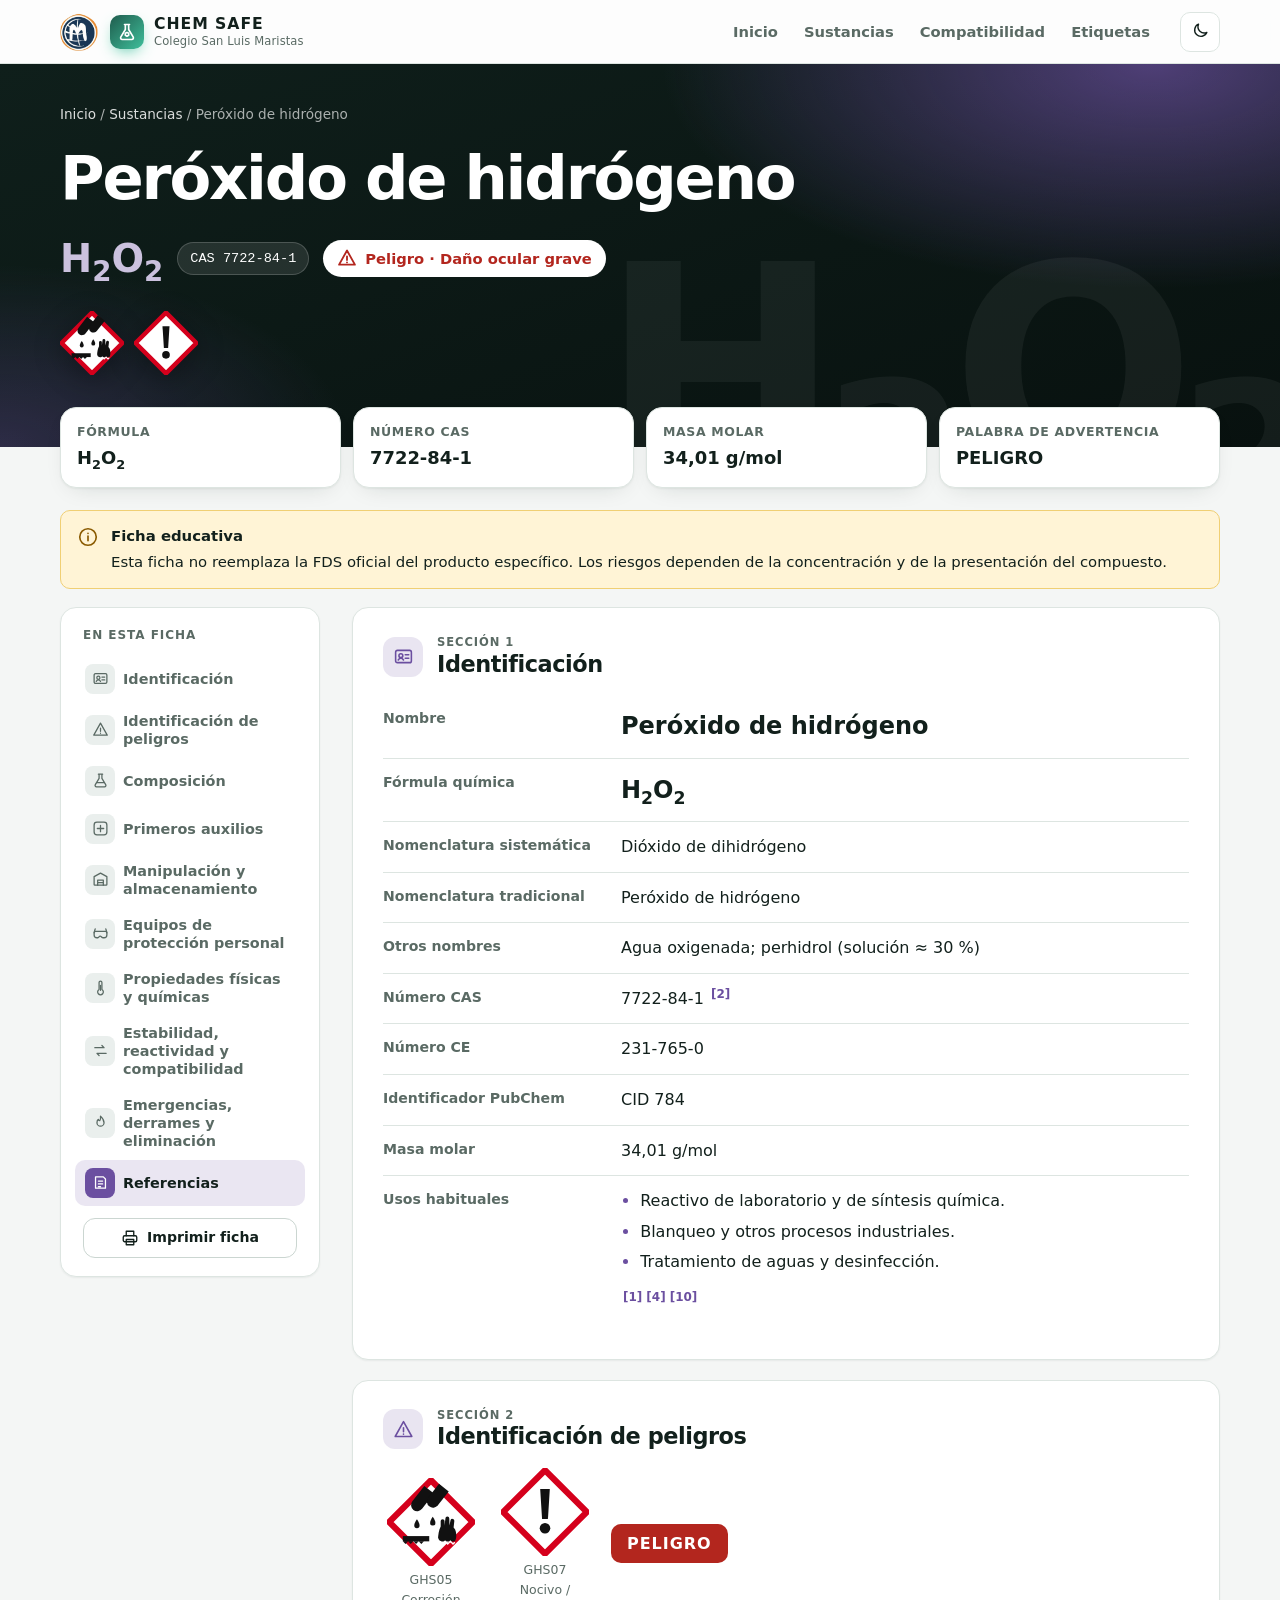
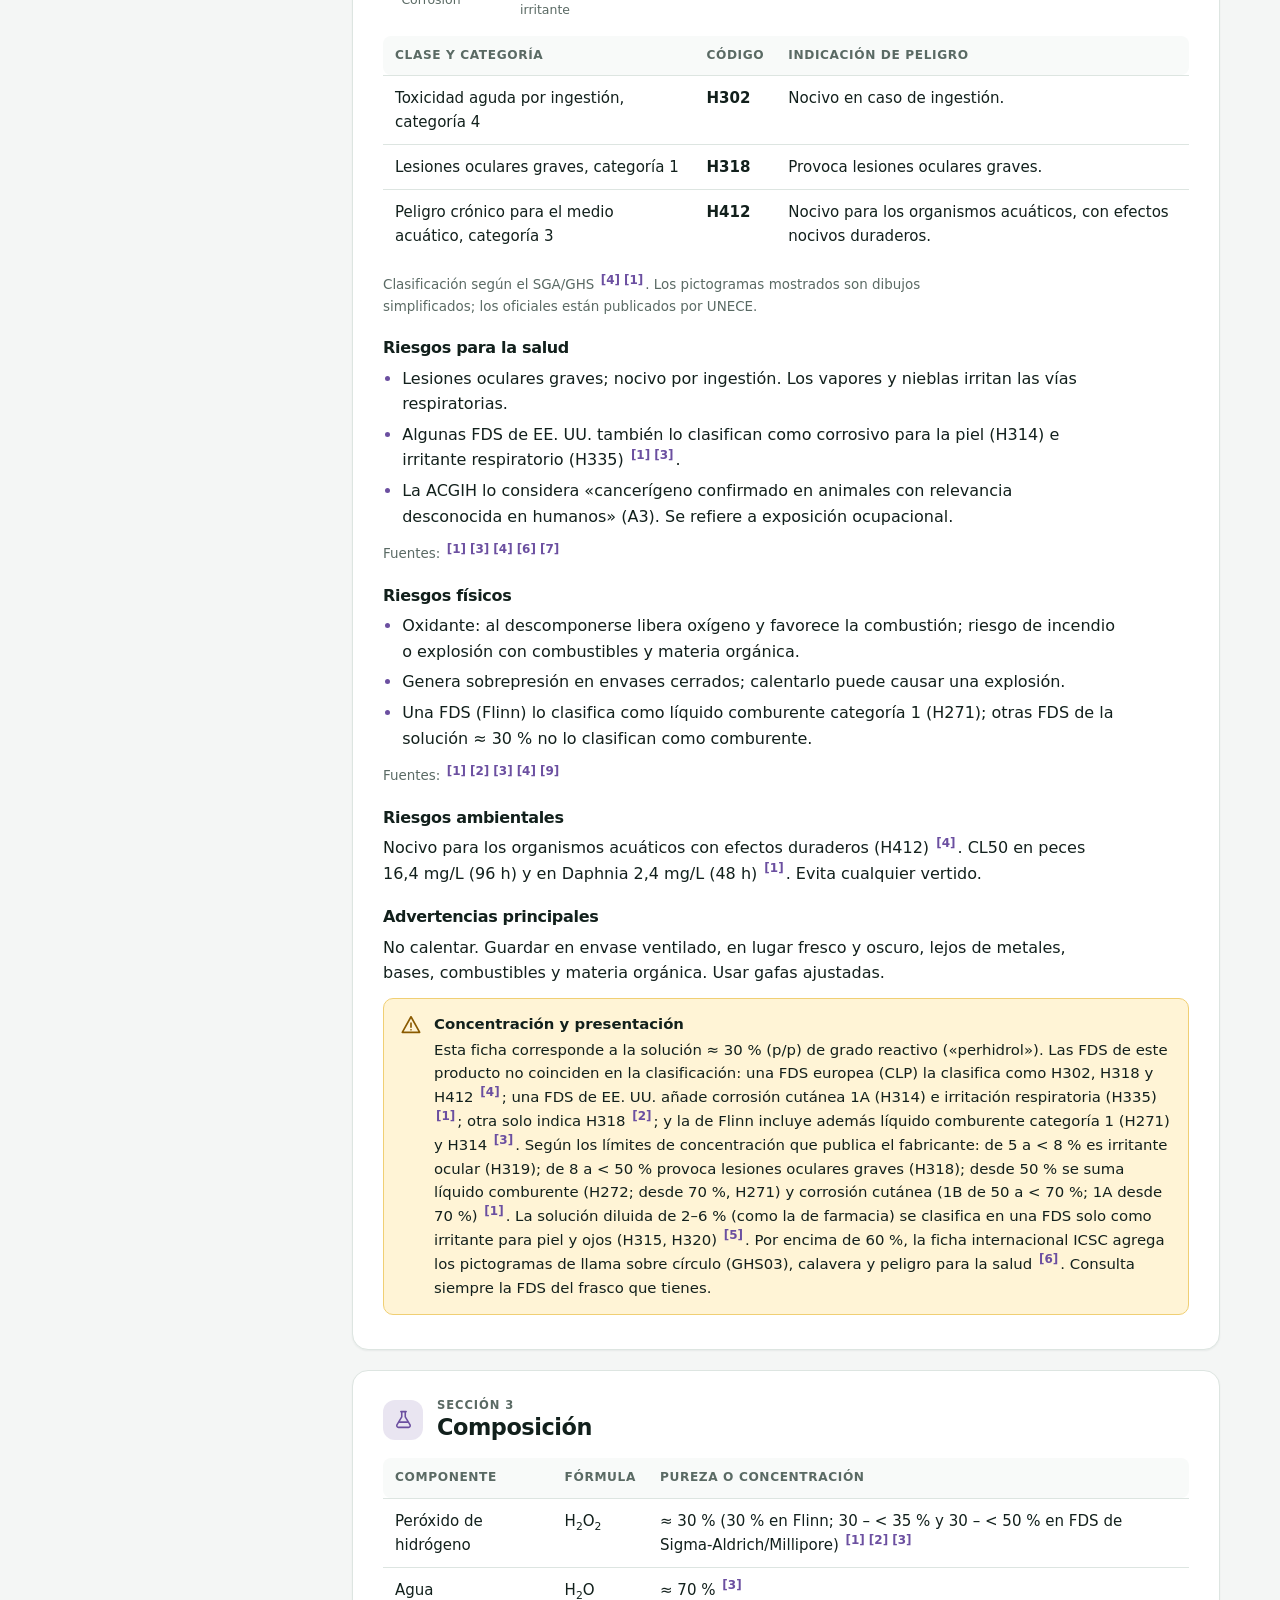
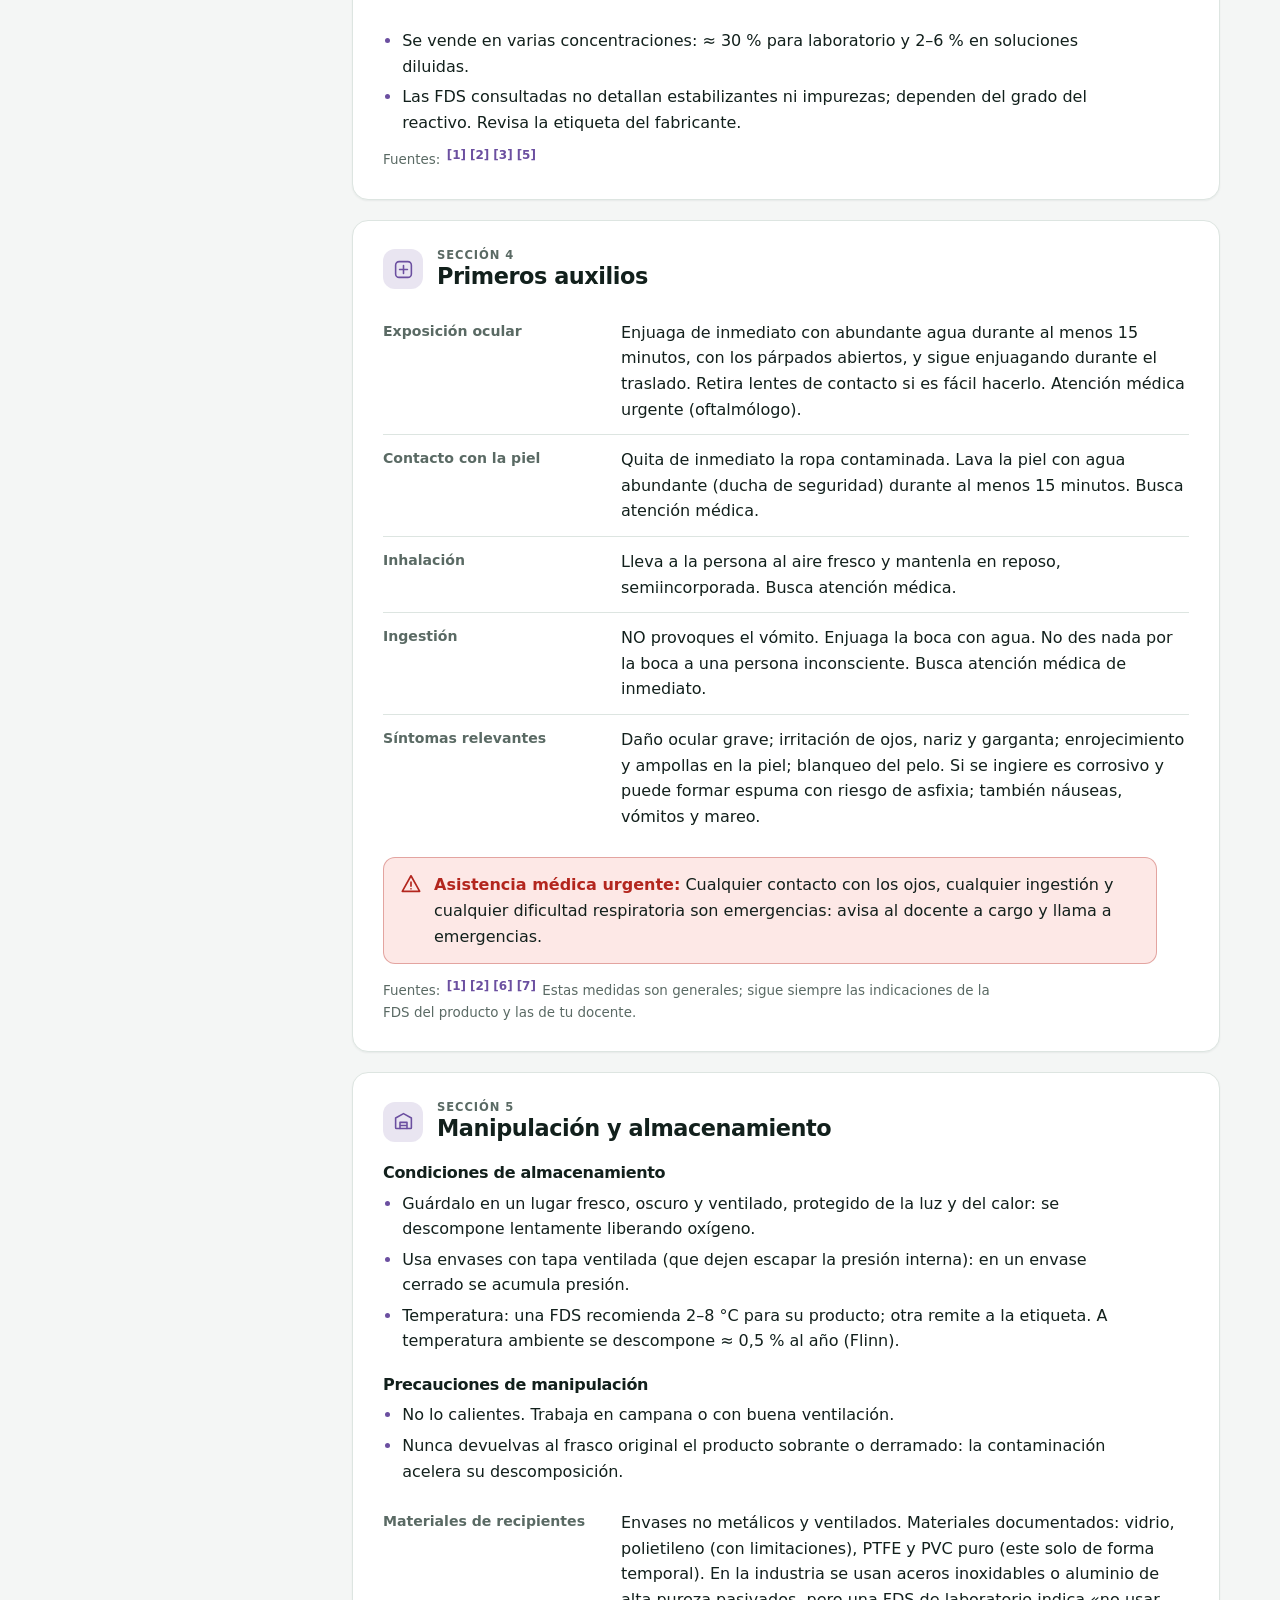
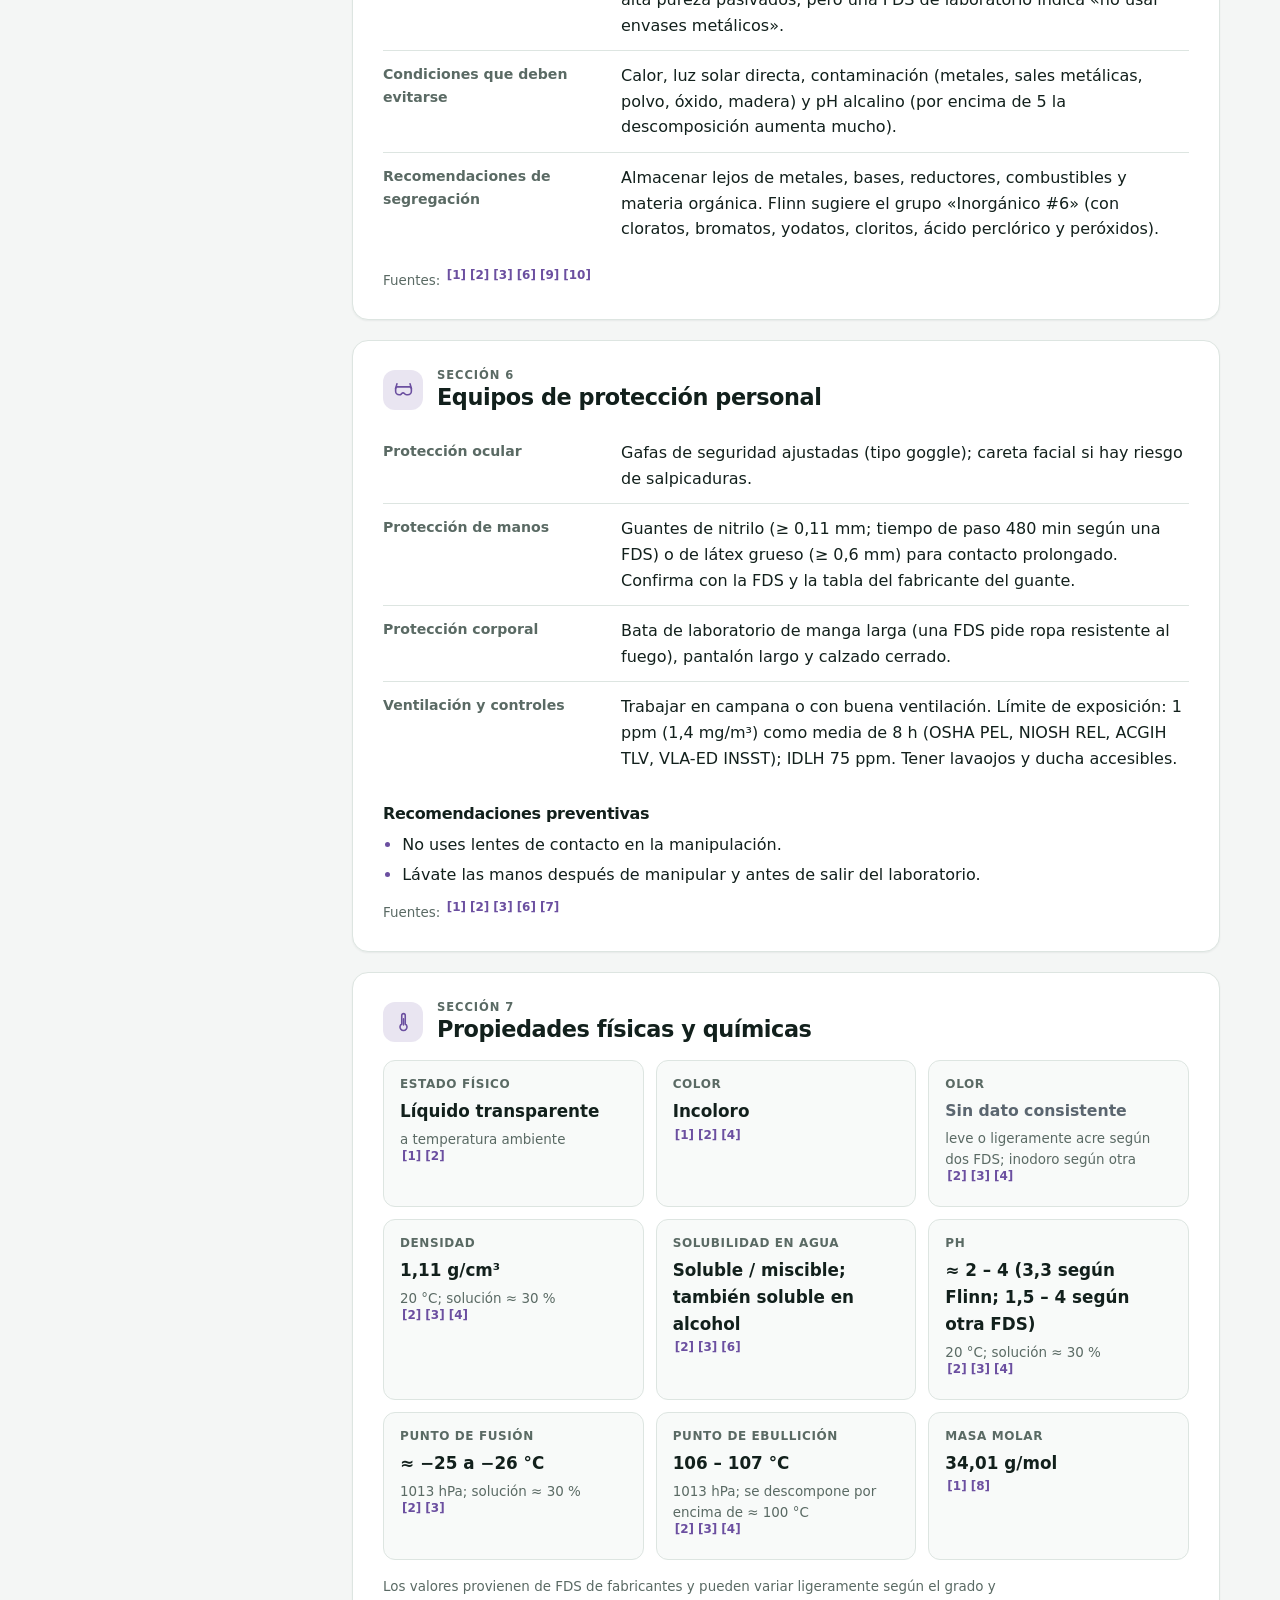
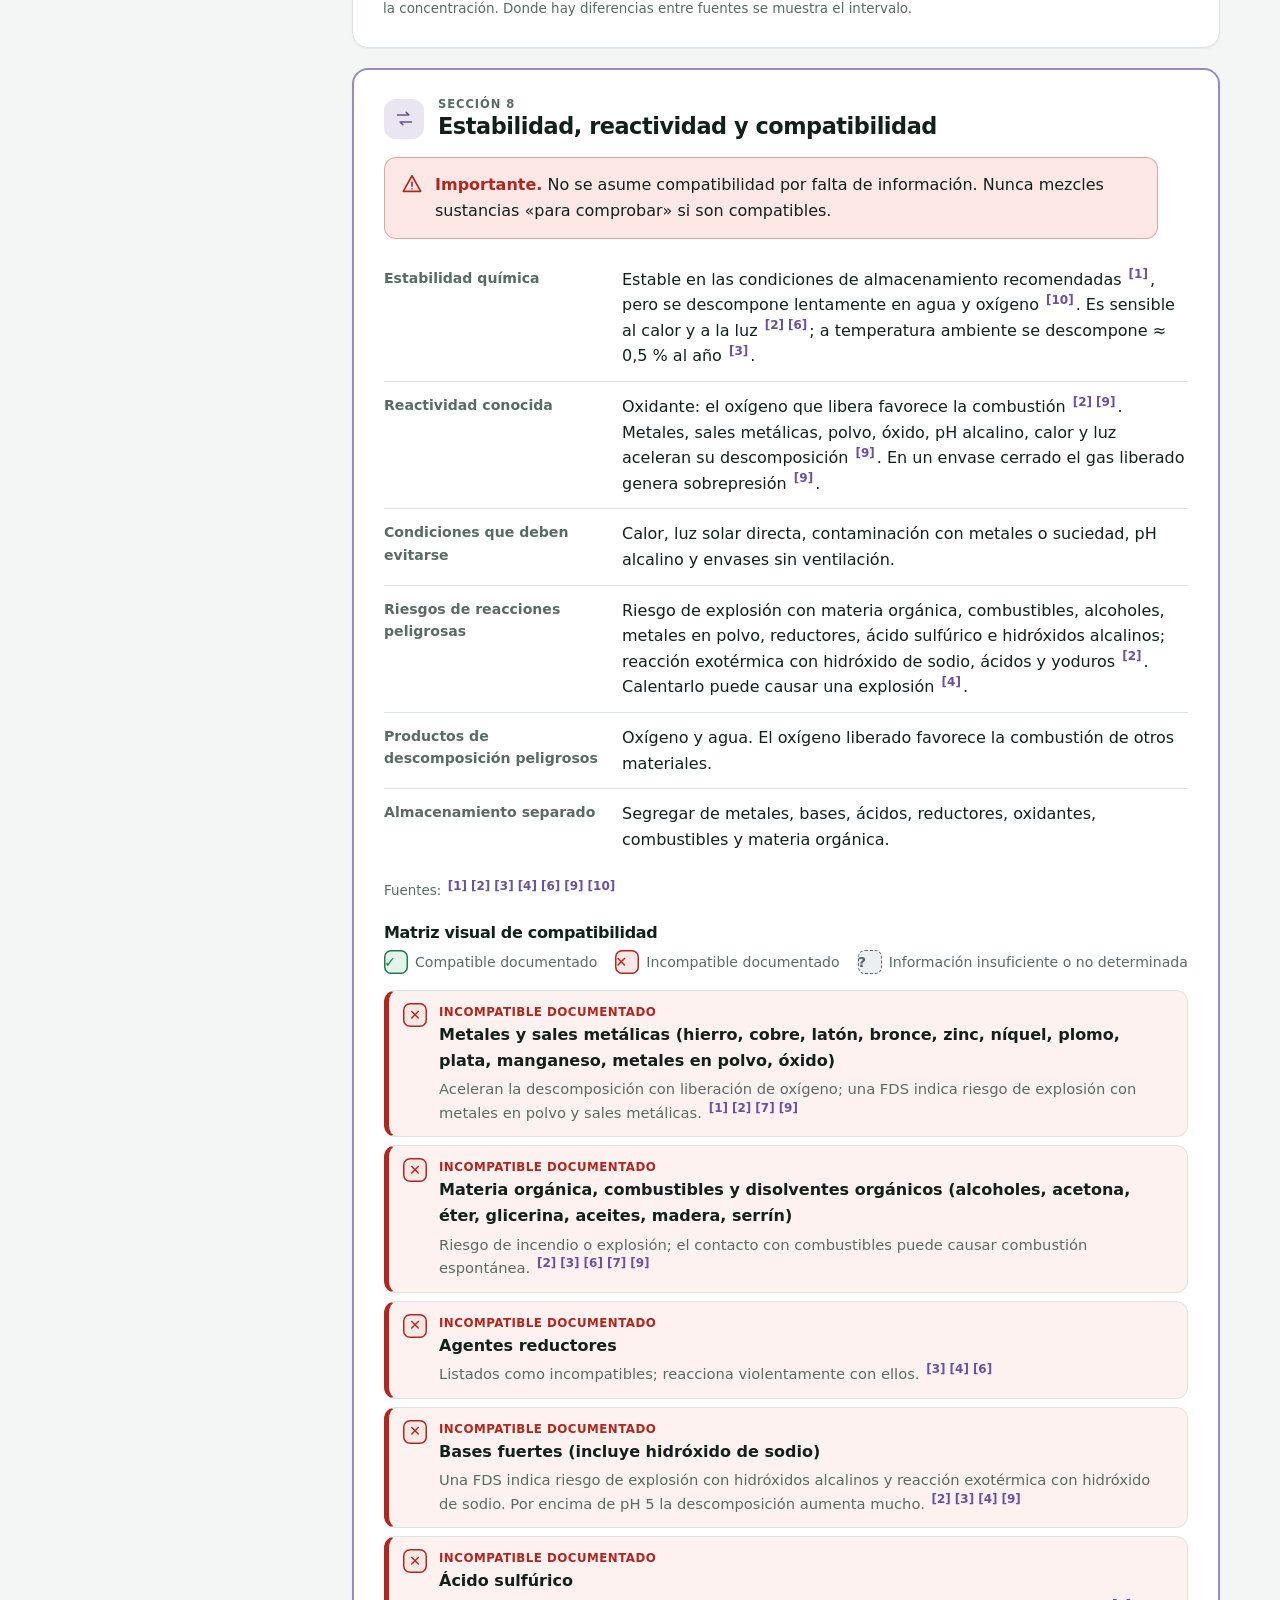
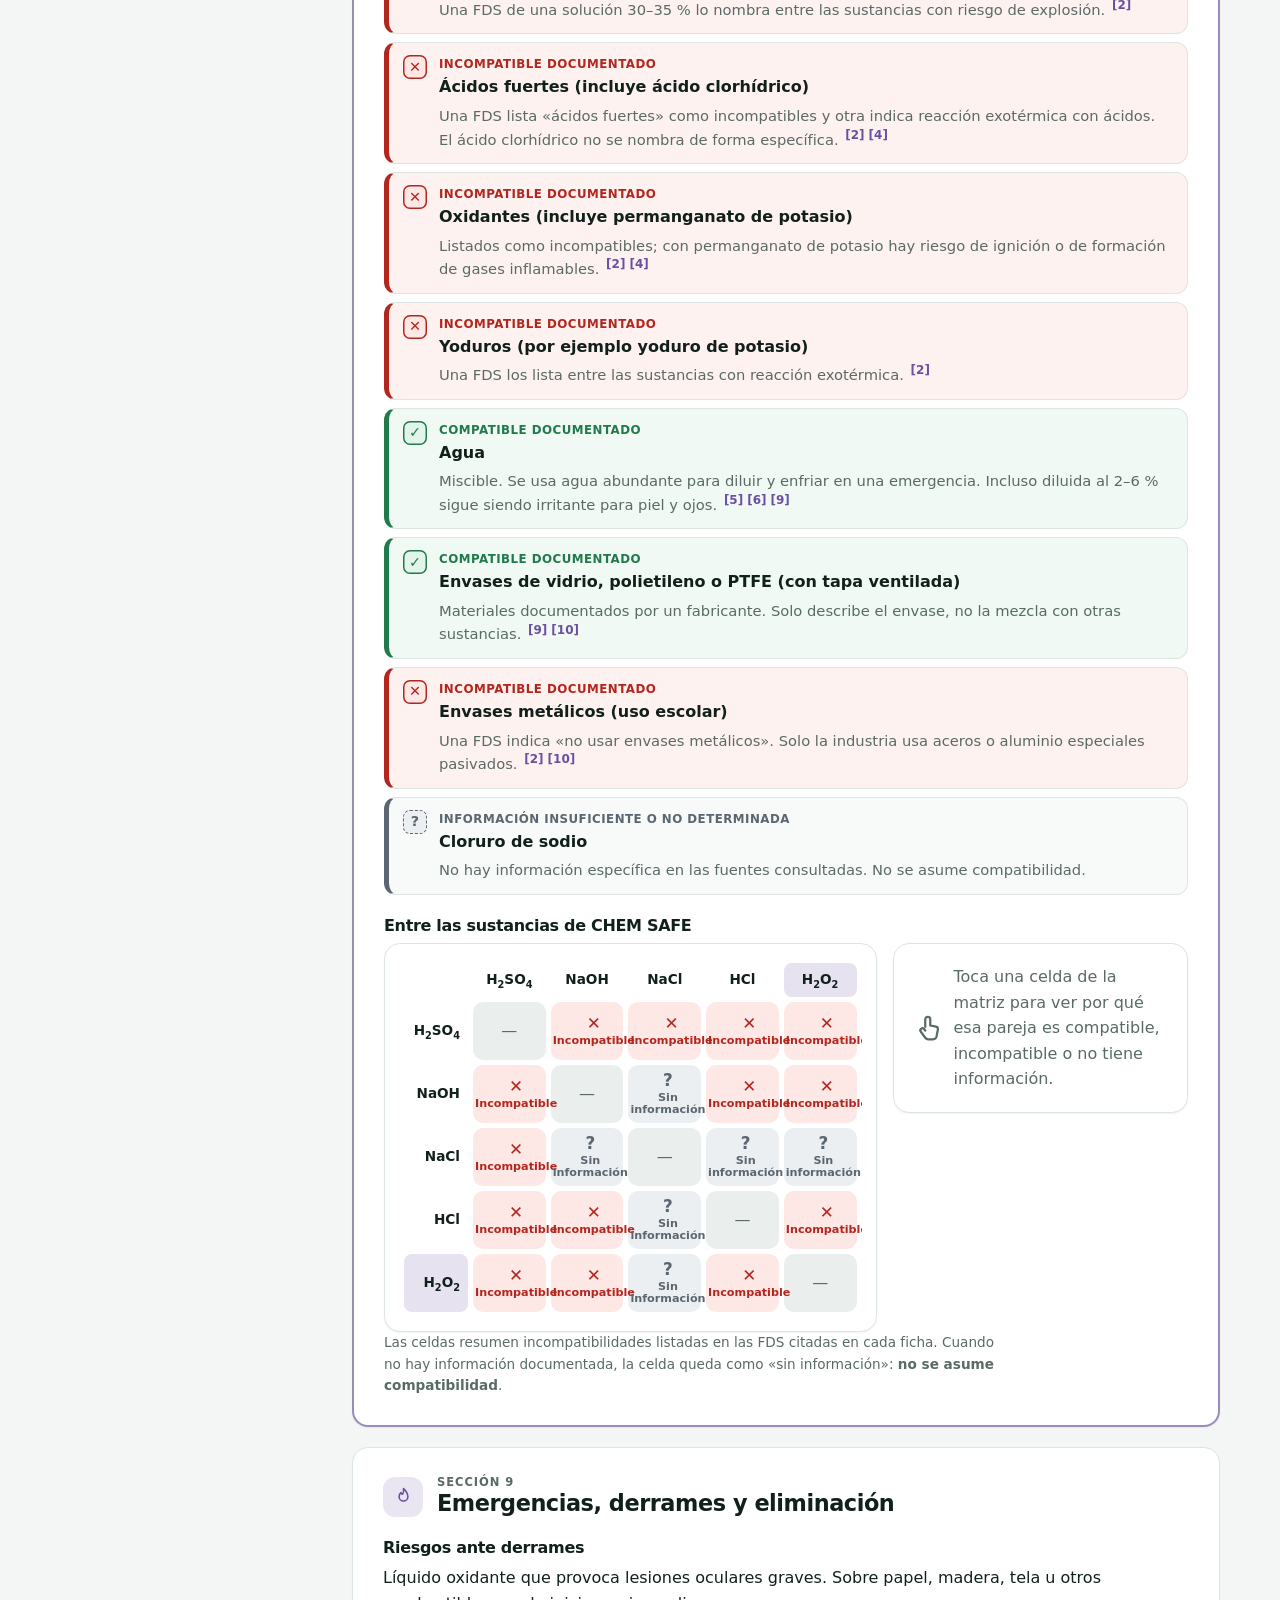
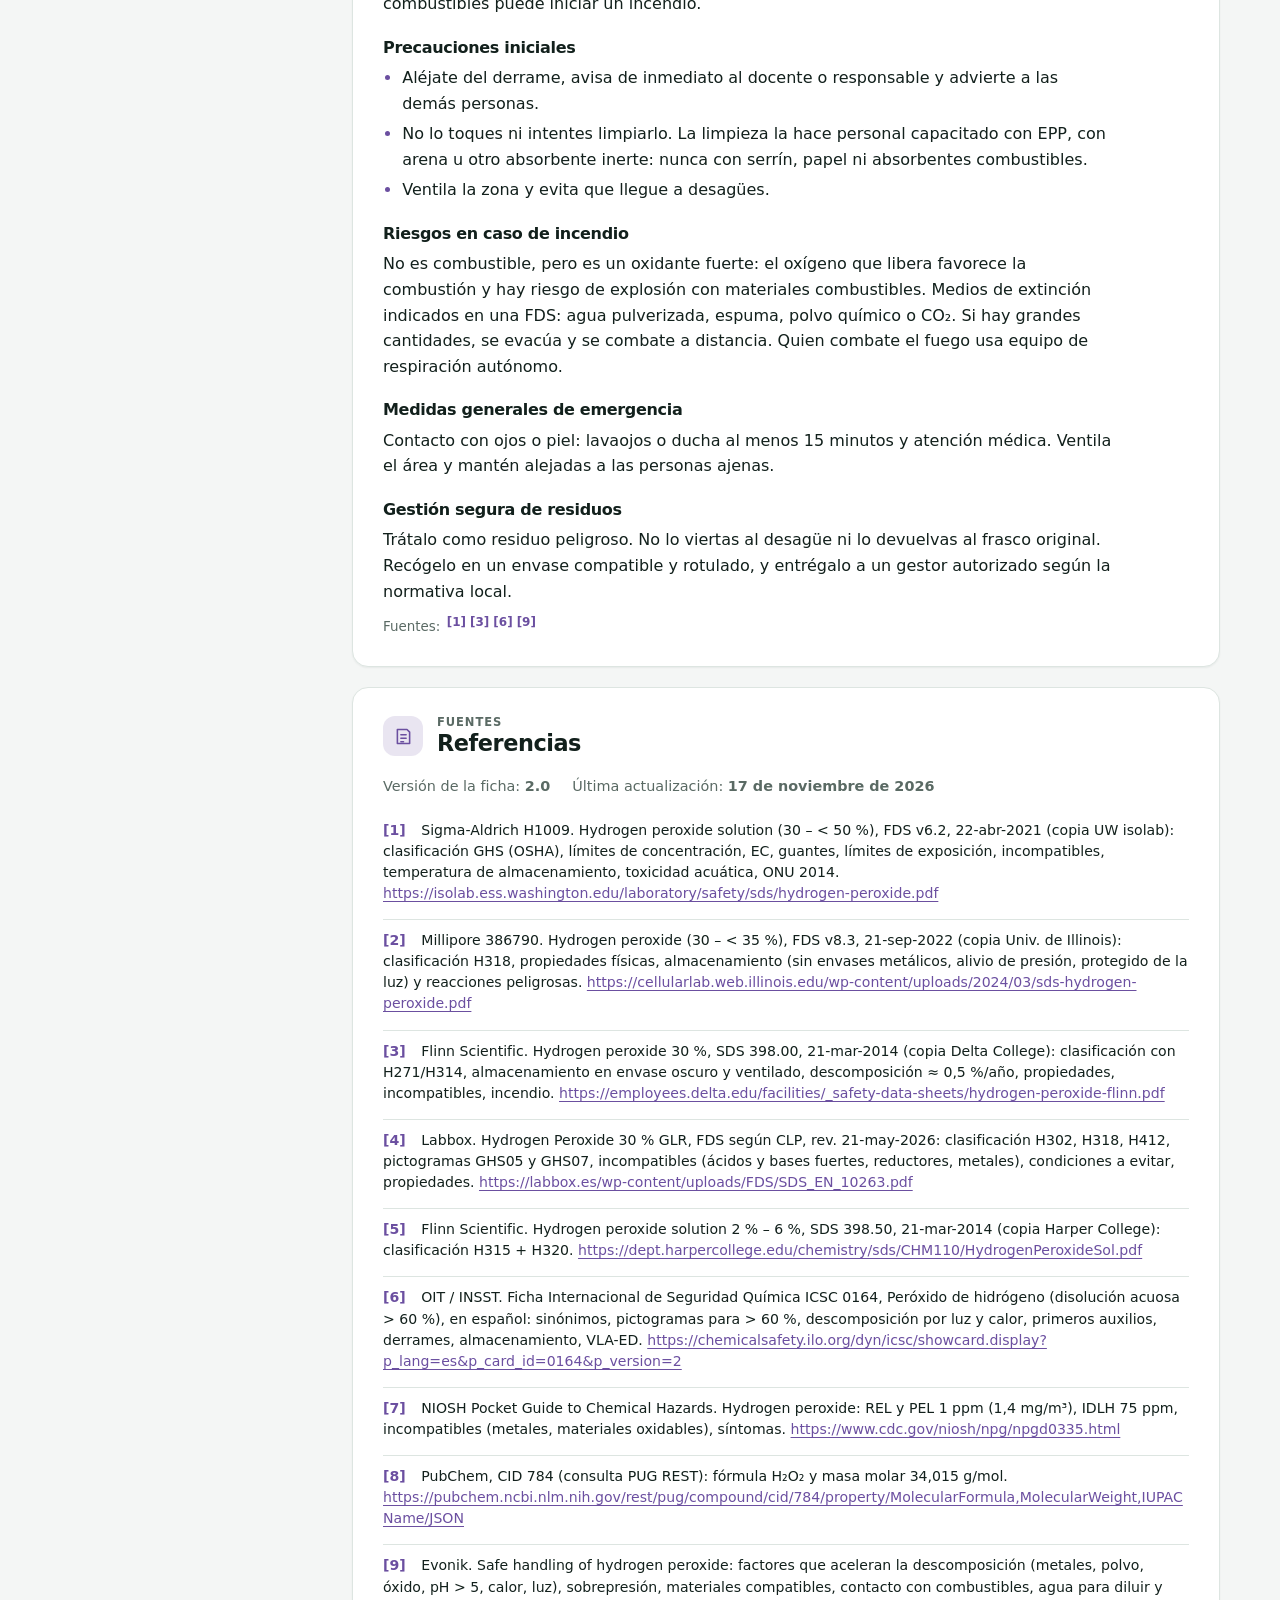
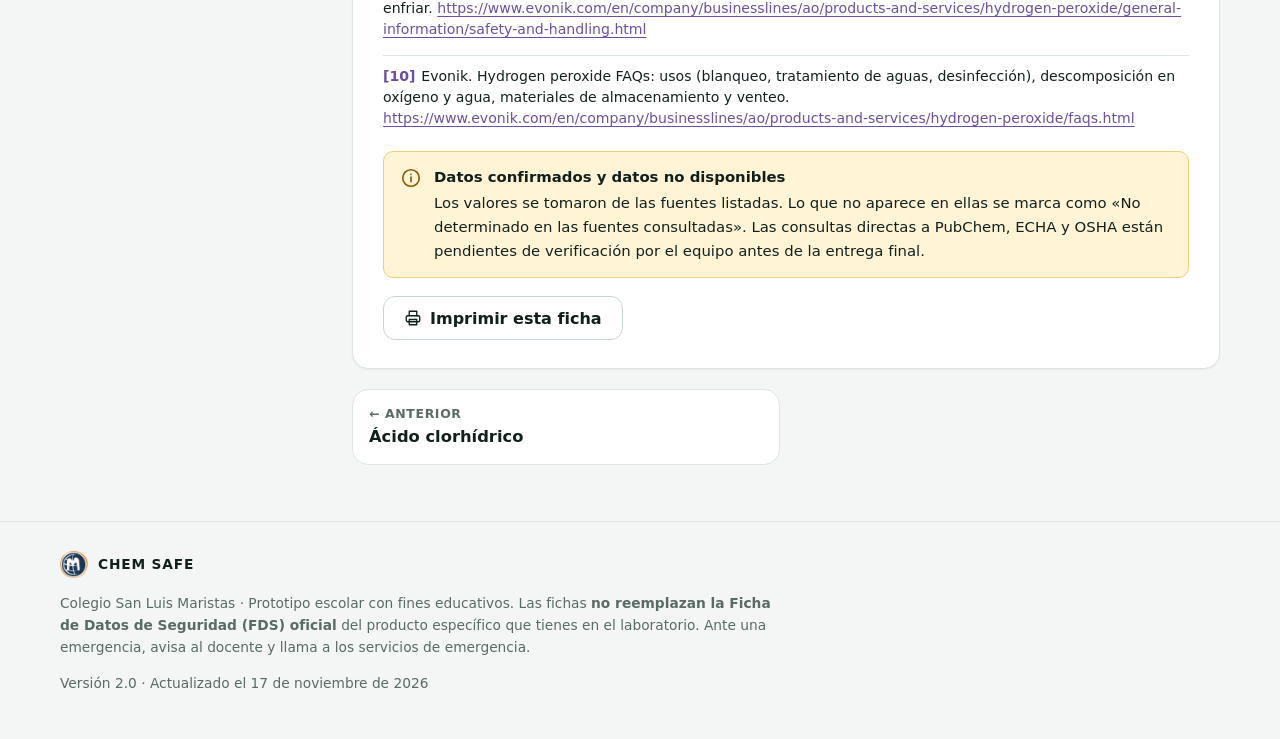
<file: fichas/peroxido-de-hidrogeno.html>
<!DOCTYPE html>
<html lang="es">
<head>
<meta charset="utf-8">
<meta name="viewport" content="width=device-width, initial-scale=1">
<title>Peróxido de hidrógeno (H₂O₂) · CHEM SAFE</title>
<meta name="description" content="Ficha educativa de seguridad de Peróxido de hidrógeno (H₂O₂, CAS 7722-84-1): peligros, EPP, primeros auxilios y compatibilidad.">
<meta name="theme-color" content="#0f1f1b">
<link rel="icon" href="../assets/img/favicon.svg" type="image/svg+xml">
<link rel="stylesheet" href="../assets/css/styles.css">
<script>document.documentElement.classList.add("js");try{var t=localStorage.getItem("chemsafe-theme");if(t==="dark"||t==="light")document.documentElement.setAttribute("data-theme",t)}catch(e){}</script>
</head>
<body style="--accent:#6b4fa0;--accent-soft:#ece6f6">
<div class="progress" aria-hidden="true"></div><header class="topbar"><div class="wrap"><a class="school" href="../index.html" title="Colegio San Luis Maristas"><img src="../assets/img/logo-maristas.png" alt="Logo del Colegio San Luis Maristas" width="38" height="38"></a><a class="brand" href="../index.html"><span class="mark"><svg viewBox="0 0 24 24" fill="none" stroke="currentColor" stroke-width="2" stroke-linecap="round" stroke-linejoin="round" aria-hidden="true"><path d="M9 3h6M10 3v6l-5.5 9.2A2 2 0 0 0 6.2 21h11.6a2 2 0 0 0 1.7-2.8L14 9V3"/><path d="M12 12.5l2 1v2.5l-2 1-2-1v-2.5z"/></svg></span><span>CHEM SAFE<small>Colegio San Luis Maristas</small></span></a><nav aria-label="Principal"><a href="../index.html">Inicio</a><a href="../index.html#sustancias" class="opt">Sustancias</a><a href="../index.html#compatibilidad" class="opt">Compatibilidad</a><a href="../etiquetas.html">Etiquetas</a></nav><button class="theme-btn" type="button" data-theme-toggle aria-label="Cambiar entre modo claro y oscuro"><span class="moon"><svg viewBox="0 0 24 24" fill="none" stroke="currentColor" stroke-width="1.8" stroke-linecap="round" stroke-linejoin="round" aria-hidden="true"><path d="M20 14.5A8 8 0 0 1 9.5 4 8 8 0 1 0 20 14.5z"/></svg></span><span class="sun"><svg viewBox="0 0 24 24" fill="none" stroke="currentColor" stroke-width="1.8" stroke-linecap="round" stroke-linejoin="round" aria-hidden="true"><circle cx="12" cy="12" r="4"/><path d="M12 2v2M12 20v2M4.9 4.9l1.4 1.4M17.7 17.7l1.4 1.4M2 12h2M20 12h2M4.9 19.1l1.4-1.4M17.7 6.3l1.4-1.4"/></svg></span></button></div></header><div class="hero"><div class="ghost-f" aria-hidden="true">H<sub>2</sub>O<sub>2</sub></div><div class="wrap"><p class="crumbs"><a href="../index.html">Inicio</a> / <a href="../index.html#sustancias">Sustancias</a> / Peróxido de hidrógeno</p><h1>Peróxido de hidrógeno</h1><div class="hero-row"><span class="formula">H<sub>2</sub>O<sub>2</sub></span><span class="chip">CAS 7722-84-1</span><span class="hazard-badge "><svg viewBox="0 0 24 24" fill="none" stroke="currentColor" stroke-width="2.2" stroke-linecap="round" stroke-linejoin="round" aria-hidden="true"><path d="M12 3 2.5 20h19z"/><path d="M12 10v4.5M12 17.2v.1"/></svg>Peligro · Daño ocular grave</span></div><div class="hero-picts"><img src="../assets/img/ghs05.svg" alt="Pictograma GHS05: Corrosión" width="64" height="64"><img src="../assets/img/ghs07.svg" alt="Pictograma GHS07: Nocivo / irritante" width="64" height="64"></div></div></div><main class="wrap"><div class="facts" aria-label="Información general"><div class="fact"><div class="k">Fórmula</div><div class="v">H<sub>2</sub>O<sub>2</sub></div></div><div class="fact"><div class="k">Número CAS</div><div class="v">7722-84-1</div></div><div class="fact"><div class="k">Masa molar</div><div class="v">34,01 g/mol</div></div><div class="fact"><div class="k">Palabra de advertencia</div><div class="v">PELIGRO</div></div></div><div class="notice"><svg viewBox="0 0 24 24" fill="none" stroke="currentColor" stroke-width="1.8" stroke-linecap="round" stroke-linejoin="round" aria-hidden="true"><circle cx="12" cy="12" r="9"/><path d="M12 11v5M12 8v.1"/></svg><div><strong>Ficha educativa</strong>Esta ficha no reemplaza la FDS oficial del producto específico. Los riesgos dependen de la concentración y de la presentación del compuesto.</div></div><div class="layout"><nav class="toc" id="menu" aria-label="Secciones de la ficha"><p class="ttl">En esta ficha</p><ol><li><a href="#s1"><span class="ico"><svg viewBox="0 0 24 24" fill="none" stroke="currentColor" stroke-width="1.8" stroke-linecap="round" stroke-linejoin="round" aria-hidden="true"><rect x="3" y="5" width="18" height="14" rx="2"/><circle cx="9" cy="11" r="2.2"/><path d="M14 10h4M14 14h4M6 16c.8-1.4 2-2 3-2s2.2.6 3 2"/></svg></span><span class="n">1</span><span>Identificación</span></a></li><li><a href="#s2"><span class="ico"><svg viewBox="0 0 24 24" fill="none" stroke="currentColor" stroke-width="1.8" stroke-linecap="round" stroke-linejoin="round" aria-hidden="true"><path d="M12 3 2.5 20h19z"/><path d="M12 10v4.5M12 17.2v.1"/></svg></span><span class="n">2</span><span>Identificación de peligros</span></a></li><li><a href="#s3"><span class="ico"><svg viewBox="0 0 24 24" fill="none" stroke="currentColor" stroke-width="1.8" stroke-linecap="round" stroke-linejoin="round" aria-hidden="true"><path d="M9 3h6M10 3v6l-5.5 9.2A2 2 0 0 0 6.2 21h11.6a2 2 0 0 0 1.7-2.8L14 9V3"/><path d="M7.5 15h9"/></svg></span><span class="n">3</span><span>Composición</span></a></li><li><a href="#s4"><span class="ico"><svg viewBox="0 0 24 24" fill="none" stroke="currentColor" stroke-width="1.8" stroke-linecap="round" stroke-linejoin="round" aria-hidden="true"><rect x="3" y="3" width="18" height="18" rx="4"/><path d="M12 7.5v9M7.5 12h9"/></svg></span><span class="n">4</span><span>Primeros auxilios</span></a></li><li><a href="#s5"><span class="ico"><svg viewBox="0 0 24 24" fill="none" stroke="currentColor" stroke-width="1.8" stroke-linecap="round" stroke-linejoin="round" aria-hidden="true"><path d="M3 8l9-5 9 5v11a1 1 0 0 1-1 1H4a1 1 0 0 1-1-1z"/><path d="M8 20v-7h8v7M8 16.5h8"/></svg></span><span class="n">5</span><span>Manipulación y almacenamiento</span></a></li><li><a href="#s6"><span class="ico"><svg viewBox="0 0 24 24" fill="none" stroke="currentColor" stroke-width="1.8" stroke-linecap="round" stroke-linejoin="round" aria-hidden="true"><path d="M3 11a2 2 0 0 1 2-2h14a2 2 0 0 1 2 2v3a4 4 0 0 1-4 4h-1.5a3 3 0 0 1-2.5-1.5 2 2 0 0 0-3 0A3 3 0 0 1 8.5 18H7a4 4 0 0 1-4-4z"/><path d="M3 11l1.5-5.5M21 11l-1.5-5.5"/></svg></span><span class="n">6</span><span>Equipos de protección personal</span></a></li><li><a href="#s7"><span class="ico"><svg viewBox="0 0 24 24" fill="none" stroke="currentColor" stroke-width="1.8" stroke-linecap="round" stroke-linejoin="round" aria-hidden="true"><path d="M10 14.8V5a2 2 0 0 1 4 0v9.8a4 4 0 1 1-4 0z"/><path d="M12 9v7"/></svg></span><span class="n">7</span><span>Propiedades físicas y químicas</span></a></li><li><a href="#s8"><span class="ico"><svg viewBox="0 0 24 24" fill="none" stroke="currentColor" stroke-width="1.8" stroke-linecap="round" stroke-linejoin="round" aria-hidden="true"><path d="M4 8h13l-3-3M20 16H7l3 3"/></svg></span><span class="n">8</span><span>Estabilidad, reactividad y compatibilidad</span></a></li><li><a href="#s9"><span class="ico"><svg viewBox="0 0 24 24" fill="none" stroke="currentColor" stroke-width="1.8" stroke-linecap="round" stroke-linejoin="round" aria-hidden="true"><path d="M12 3s5 4.4 5 9.2A5 5 0 0 1 7 12.2C7 9 9 7.5 9 7.5s.5 2 2 2c0 0 1.5-2 1-6.5z"/></svg></span><span class="n">9</span><span>Emergencias, derrames y eliminación</span></a></li><li><a href="#referencias"><span class="ico"><svg viewBox="0 0 24 24" fill="none" stroke="currentColor" stroke-width="1.8" stroke-linecap="round" stroke-linejoin="round" aria-hidden="true"><path d="M5 4h11l3 3v13H5z"/><path d="M9 10h6M9 14h6M9 18h3"/></svg></span><span class="n">✎</span><span>Referencias</span></a></li></ol><button class="btn ghost print" type="button" data-print><svg viewBox="0 0 24 24" fill="none" stroke="currentColor" stroke-width="1.8" stroke-linecap="round" stroke-linejoin="round" aria-hidden="true"><path d="M7 9V3h10v6"/><rect x="3" y="9" width="18" height="8" rx="2"/><path d="M7 14h10v7H7z"/></svg>Imprimir ficha</button></nav><div class="content"><section class="sec reveal" id="s1" aria-labelledby="s1-h"><h2 id="s1-h"><span class="num"><svg viewBox="0 0 24 24" fill="none" stroke="currentColor" stroke-width="1.8" stroke-linecap="round" stroke-linejoin="round" aria-hidden="true"><rect x="3" y="5" width="18" height="14" rx="2"/><circle cx="9" cy="11" r="2.2"/><path d="M14 10h4M14 14h4M6 16c.8-1.4 2-2 3-2s2.2.6 3 2"/></svg></span><span class="ttl"><small>Sección 1</small>Identificación</span></h2>
<dl class="dl"><div><dt>Nombre</dt><dd><strong class="formula-big">Peróxido de hidrógeno</strong></dd></div><div><dt>Fórmula química</dt><dd><span class="formula-big">H<sub>2</sub>O<sub>2</sub></span></dd></div><div><dt>Nomenclatura sistemática</dt><dd>Dióxido de dihidrógeno</dd></div><div><dt>Nomenclatura tradicional</dt><dd>Peróxido de hidrógeno</dd></div><div><dt>Otros nombres</dt><dd>Agua oxigenada; perhidrol (solución ≈ 30 %)</dd></div><div><dt>Número CAS</dt><dd>7722-84-1 <sup class="cite"><a href="#ref2">[2]</a></sup></dd></div><div><dt>Número CE</dt><dd>231-765-0</dd></div><div><dt>Identificador PubChem</dt><dd>CID 784</dd></div><div><dt>Masa molar</dt><dd>34,01 g/mol</dd></div><div><dt>Usos habituales</dt><dd><ul><li>Reactivo de laboratorio y de síntesis química.</li><li>Blanqueo y otros procesos industriales.</li><li>Tratamiento de aguas y desinfección.</li></ul> <sup class="cite"><a href="#ref1">[1]</a><a href="#ref4">[4]</a><a href="#ref10">[10]</a></sup></dd></div></dl>
</section>
<section class="sec reveal" id="s2" aria-labelledby="s2-h"><h2 id="s2-h"><span class="num"><svg viewBox="0 0 24 24" fill="none" stroke="currentColor" stroke-width="1.8" stroke-linecap="round" stroke-linejoin="round" aria-hidden="true"><path d="M12 3 2.5 20h19z"/><path d="M12 10v4.5M12 17.2v.1"/></svg></span><span class="ttl"><small>Sección 2</small>Identificación de peligros</span></h2>
<div class="picts"><figure class="pict"><img src="../assets/img/ghs05.svg" alt="Pictograma GHS05: Corrosión"><figcaption>GHS05<br>Corrosión</figcaption></figure><figure class="pict"><img src="../assets/img/ghs07.svg" alt="Pictograma GHS07: Nocivo / irritante"><figcaption>GHS07<br>Nocivo / irritante</figcaption></figure><span class="signal">PELIGRO</span></div><div class="scroll-x"><table class="t"><thead><tr><th>Clase y categoría</th><th>Código</th><th>Indicación de peligro</th></tr></thead><tbody><tr><td>Toxicidad aguda por ingestión, categoría 4</td><td><strong>H302</strong></td><td>Nocivo en caso de ingestión.</td></tr><tr><td>Lesiones oculares graves, categoría 1</td><td><strong>H318</strong></td><td>Provoca lesiones oculares graves.</td></tr><tr><td>Peligro crónico para el medio acuático, categoría 3</td><td><strong>H412</strong></td><td>Nocivo para los organismos acuáticos, con efectos nocivos duraderos.</td></tr></tbody></table></div><p class="src">Clasificación según el SGA/GHS <sup class="cite"><a href="#ref4">[4]</a><a href="#ref1">[1]</a></sup>. Los pictogramas mostrados son dibujos simplificados; los oficiales están publicados por UNECE.</p><h3>Riesgos para la salud</h3><ul><li>Lesiones oculares graves; nocivo por ingestión. Los vapores y nieblas irritan las vías respiratorias.</li><li>Algunas FDS de EE. UU. también lo clasifican como corrosivo para la piel (H314) e irritante respiratorio (H335) <sup class="cite"><a href="#ref1">[1]</a><a href="#ref3">[3]</a></sup>.</li><li>La ACGIH lo considera «cancerígeno confirmado en animales con relevancia desconocida en humanos» (A3). Se refiere a exposición ocupacional.</li></ul><p class="src">Fuentes: <sup class="cite"><a href="#ref1">[1]</a><a href="#ref3">[3]</a><a href="#ref4">[4]</a><a href="#ref6">[6]</a><a href="#ref7">[7]</a></sup></p><h3>Riesgos físicos</h3><ul><li>Oxidante: al descomponerse libera oxígeno y favorece la combustión; riesgo de incendio o explosión con combustibles y materia orgánica.</li><li>Genera sobrepresión en envases cerrados; calentarlo puede causar una explosión.</li><li>Una FDS (Flinn) lo clasifica como líquido comburente categoría 1 (H271); otras FDS de la solución ≈ 30 % no lo clasifican como comburente.</li></ul><p class="src">Fuentes: <sup class="cite"><a href="#ref1">[1]</a><a href="#ref2">[2]</a><a href="#ref3">[3]</a><a href="#ref4">[4]</a><a href="#ref9">[9]</a></sup></p><h3>Riesgos ambientales</h3><p>Nocivo para los organismos acuáticos con efectos duraderos (H412) <sup class="cite"><a href="#ref4">[4]</a></sup>. CL50 en peces 16,4 mg/L (96 h) y en Daphnia 2,4 mg/L (48 h) <sup class="cite"><a href="#ref1">[1]</a></sup>. Evita cualquier vertido.</p><h3>Advertencias principales</h3><p>No calentar. Guardar en envase ventilado, en lugar fresco y oscuro, lejos de metales, bases, combustibles y materia orgánica. Usar gafas ajustadas.</p><div class="notice"><svg viewBox="0 0 24 24" fill="none" stroke="currentColor" stroke-width="1.8" stroke-linecap="round" stroke-linejoin="round" aria-hidden="true"><path d="M12 3 2.5 20h19z"/><path d="M12 10v4.5M12 17.2v.1"/></svg><div><strong>Concentración y presentación</strong>Esta ficha corresponde a la solución ≈ 30 % (p/p) de grado reactivo («perhidrol»). Las FDS de este producto no coinciden en la clasificación: una FDS europea (CLP) la clasifica como H302, H318 y H412 <sup class="cite"><a href="#ref4">[4]</a></sup>; una FDS de EE. UU. añade corrosión cutánea 1A (H314) e irritación respiratoria (H335) <sup class="cite"><a href="#ref1">[1]</a></sup>; otra solo indica H318 <sup class="cite"><a href="#ref2">[2]</a></sup>; y la de Flinn incluye además líquido comburente categoría 1 (H271) y H314 <sup class="cite"><a href="#ref3">[3]</a></sup>. Según los límites de concentración que publica el fabricante: de 5 a < 8 % es irritante ocular (H319); de 8 a < 50 % provoca lesiones oculares graves (H318); desde 50 % se suma líquido comburente (H272; desde 70 %, H271) y corrosión cutánea (1B de 50 a < 70 %; 1A desde 70 %) <sup class="cite"><a href="#ref1">[1]</a></sup>. La solución diluida de 2–6 % (como la de farmacia) se clasifica en una FDS solo como irritante para piel y ojos (H315, H320) <sup class="cite"><a href="#ref5">[5]</a></sup>. Por encima de 60 %, la ficha internacional ICSC agrega los pictogramas de llama sobre círculo (GHS03), calavera y peligro para la salud <sup class="cite"><a href="#ref6">[6]</a></sup>. Consulta siempre la FDS del frasco que tienes.</div></div>
</section>
<section class="sec reveal" id="s3" aria-labelledby="s3-h"><h2 id="s3-h"><span class="num"><svg viewBox="0 0 24 24" fill="none" stroke="currentColor" stroke-width="1.8" stroke-linecap="round" stroke-linejoin="round" aria-hidden="true"><path d="M9 3h6M10 3v6l-5.5 9.2A2 2 0 0 0 6.2 21h11.6a2 2 0 0 0 1.7-2.8L14 9V3"/><path d="M7.5 15h9"/></svg></span><span class="ttl"><small>Sección 3</small>Composición</span></h2>
<div class="scroll-x"><table class="t"><thead><tr><th>Componente</th><th>Fórmula</th><th>Pureza o concentración</th></tr></thead><tbody><tr><td>Peróxido de hidrógeno</td><td>H<sub>2</sub>O<sub>2</sub></td><td>≈ 30 % (30 % en Flinn; 30 – < 35 % y 30 – < 50 % en FDS de Sigma-Aldrich/Millipore) <sup class="cite"><a href="#ref1">[1]</a><a href="#ref2">[2]</a><a href="#ref3">[3]</a></sup></td></tr><tr><td>Agua</td><td>H<sub>2</sub>O</td><td>≈ 70 % <sup class="cite"><a href="#ref3">[3]</a></sup></td></tr></tbody></table></div><ul><li>Se vende en varias concentraciones: ≈ 30 % para laboratorio y 2–6 % en soluciones diluidas.</li><li>Las FDS consultadas no detallan estabilizantes ni impurezas; dependen del grado del reactivo. Revisa la etiqueta del fabricante.</li></ul><p class="src">Fuentes: <sup class="cite"><a href="#ref1">[1]</a><a href="#ref2">[2]</a><a href="#ref3">[3]</a><a href="#ref5">[5]</a></sup></p>
</section>
<section class="sec reveal" id="s4" aria-labelledby="s4-h"><h2 id="s4-h"><span class="num"><svg viewBox="0 0 24 24" fill="none" stroke="currentColor" stroke-width="1.8" stroke-linecap="round" stroke-linejoin="round" aria-hidden="true"><rect x="3" y="3" width="18" height="18" rx="4"/><path d="M12 7.5v9M7.5 12h9"/></svg></span><span class="ttl"><small>Sección 4</small>Primeros auxilios</span></h2>
<dl class="dl"><div><dt>Exposición ocular</dt><dd>Enjuaga de inmediato con abundante agua durante al menos 15 minutos, con los párpados abiertos, y sigue enjuagando durante el traslado. Retira lentes de contacto si es fácil hacerlo. Atención médica urgente (oftalmólogo).</dd></div><div><dt>Contacto con la piel</dt><dd>Quita de inmediato la ropa contaminada. Lava la piel con agua abundante (ducha de seguridad) durante al menos 15 minutos. Busca atención médica.</dd></div><div><dt>Inhalación</dt><dd>Lleva a la persona al aire fresco y mantenla en reposo, semiincorporada. Busca atención médica.</dd></div><div><dt>Ingestión</dt><dd>NO provoques el vómito. Enjuaga la boca con agua. No des nada por la boca a una persona inconsciente. Busca atención médica de inmediato.</dd></div><div><dt>Síntomas relevantes</dt><dd>Daño ocular grave; irritación de ojos, nariz y garganta; enrojecimiento y ampollas en la piel; blanqueo del pelo. Si se ingiere es corrosivo y puede formar espuma con riesgo de asfixia; también náuseas, vómitos y mareo.</dd></div></dl><div class="alert"><svg viewBox="0 0 24 24" fill="none" stroke="currentColor" stroke-width="1.8" stroke-linecap="round" stroke-linejoin="round" aria-hidden="true"><path d="M12 3 2.5 20h19z"/><path d="M12 10v4.5M12 17.2v.1"/></svg><div><strong>Asistencia médica urgente:</strong> Cualquier contacto con los ojos, cualquier ingestión y cualquier dificultad respiratoria son emergencias: avisa al docente a cargo y llama a emergencias.</div></div><p class="src">Fuentes: <sup class="cite"><a href="#ref1">[1]</a><a href="#ref2">[2]</a><a href="#ref6">[6]</a><a href="#ref7">[7]</a></sup> Estas medidas son generales; sigue siempre las indicaciones de la FDS del producto y las de tu docente.</p>
</section>
<section class="sec reveal" id="s5" aria-labelledby="s5-h"><h2 id="s5-h"><span class="num"><svg viewBox="0 0 24 24" fill="none" stroke="currentColor" stroke-width="1.8" stroke-linecap="round" stroke-linejoin="round" aria-hidden="true"><path d="M3 8l9-5 9 5v11a1 1 0 0 1-1 1H4a1 1 0 0 1-1-1z"/><path d="M8 20v-7h8v7M8 16.5h8"/></svg></span><span class="ttl"><small>Sección 5</small>Manipulación y almacenamiento</span></h2>
<h3>Condiciones de almacenamiento</h3><ul><li>Guárdalo en un lugar fresco, oscuro y ventilado, protegido de la luz y del calor: se descompone lentamente liberando oxígeno.</li><li>Usa envases con tapa ventilada (que dejen escapar la presión interna): en un envase cerrado se acumula presión.</li><li>Temperatura: una FDS recomienda 2–8 °C para su producto; otra remite a la etiqueta. A temperatura ambiente se descompone ≈ 0,5 % al año (Flinn).</li></ul><h3>Precauciones de manipulación</h3><ul><li>No lo calientes. Trabaja en campana o con buena ventilación.</li><li>Nunca devuelvas al frasco original el producto sobrante o derramado: la contaminación acelera su descomposición.</li></ul><dl class="dl"><div><dt>Materiales de recipientes</dt><dd>Envases no metálicos y ventilados. Materiales documentados: vidrio, polietileno (con limitaciones), PTFE y PVC puro (este solo de forma temporal). En la industria se usan aceros inoxidables o aluminio de alta pureza pasivados, pero una FDS de laboratorio indica «no usar envases metálicos».</dd></div><div><dt>Condiciones que deben evitarse</dt><dd>Calor, luz solar directa, contaminación (metales, sales metálicas, polvo, óxido, madera) y pH alcalino (por encima de 5 la descomposición aumenta mucho).</dd></div><div><dt>Recomendaciones de segregación</dt><dd>Almacenar lejos de metales, bases, reductores, combustibles y materia orgánica. Flinn sugiere el grupo «Inorgánico #6» (con cloratos, bromatos, yodatos, cloritos, ácido perclórico y peróxidos).</dd></div></dl><p class="src">Fuentes: <sup class="cite"><a href="#ref1">[1]</a><a href="#ref2">[2]</a><a href="#ref3">[3]</a><a href="#ref6">[6]</a><a href="#ref9">[9]</a><a href="#ref10">[10]</a></sup></p>
</section>
<section class="sec reveal" id="s6" aria-labelledby="s6-h"><h2 id="s6-h"><span class="num"><svg viewBox="0 0 24 24" fill="none" stroke="currentColor" stroke-width="1.8" stroke-linecap="round" stroke-linejoin="round" aria-hidden="true"><path d="M3 11a2 2 0 0 1 2-2h14a2 2 0 0 1 2 2v3a4 4 0 0 1-4 4h-1.5a3 3 0 0 1-2.5-1.5 2 2 0 0 0-3 0A3 3 0 0 1 8.5 18H7a4 4 0 0 1-4-4z"/><path d="M3 11l1.5-5.5M21 11l-1.5-5.5"/></svg></span><span class="ttl"><small>Sección 6</small>Equipos de protección personal</span></h2>
<dl class="dl"><div><dt>Protección ocular</dt><dd>Gafas de seguridad ajustadas (tipo goggle); careta facial si hay riesgo de salpicaduras.</dd></div><div><dt>Protección de manos</dt><dd>Guantes de nitrilo (≥ 0,11 mm; tiempo de paso 480 min según una FDS) o de látex grueso (≥ 0,6 mm) para contacto prolongado. Confirma con la FDS y la tabla del fabricante del guante.</dd></div><div><dt>Protección corporal</dt><dd>Bata de laboratorio de manga larga (una FDS pide ropa resistente al fuego), pantalón largo y calzado cerrado.</dd></div><div><dt>Ventilación y controles</dt><dd>Trabajar en campana o con buena ventilación. Límite de exposición: 1 ppm (1,4 mg/m³) como media de 8 h (OSHA PEL, NIOSH REL, ACGIH TLV, VLA-ED INSST); IDLH 75 ppm. Tener lavaojos y ducha accesibles.</dd></div></dl><h3>Recomendaciones preventivas</h3><ul><li>No uses lentes de contacto en la manipulación.</li><li>Lávate las manos después de manipular y antes de salir del laboratorio.</li></ul><p class="src">Fuentes: <sup class="cite"><a href="#ref1">[1]</a><a href="#ref2">[2]</a><a href="#ref3">[3]</a><a href="#ref6">[6]</a><a href="#ref7">[7]</a></sup></p>
</section>
<section class="sec reveal" id="s7" aria-labelledby="s7-h"><h2 id="s7-h"><span class="num"><svg viewBox="0 0 24 24" fill="none" stroke="currentColor" stroke-width="1.8" stroke-linecap="round" stroke-linejoin="round" aria-hidden="true"><path d="M10 14.8V5a2 2 0 0 1 4 0v9.8a4 4 0 1 1-4 0z"/><path d="M12 9v7"/></svg></span><span class="ttl"><small>Sección 7</small>Propiedades físicas y químicas</span></h2>
<div class="cards"><div class="pcard"><div class="k">Estado físico</div><div class="v">Líquido transparente</div><div class="c">a temperatura ambiente</div><div class="c"><sup class="cite"><a href="#ref1">[1]</a><a href="#ref2">[2]</a></sup></div></div><div class="pcard"><div class="k">Color</div><div class="v">Incoloro</div><div class="c"><sup class="cite"><a href="#ref1">[1]</a><a href="#ref2">[2]</a><a href="#ref4">[4]</a></sup></div></div><div class="pcard nd"><div class="k">Olor</div><div class="v">Sin dato consistente</div><div class="c">leve o ligeramente acre según dos FDS; inodoro según otra</div><div class="c"><sup class="cite"><a href="#ref2">[2]</a><a href="#ref3">[3]</a><a href="#ref4">[4]</a></sup></div></div><div class="pcard"><div class="k">Densidad</div><div class="v">1,11 g/cm³</div><div class="c">20 °C; solución ≈ 30 %</div><div class="c"><sup class="cite"><a href="#ref2">[2]</a><a href="#ref3">[3]</a><a href="#ref4">[4]</a></sup></div></div><div class="pcard"><div class="k">Solubilidad en agua</div><div class="v">Soluble / miscible; también soluble en alcohol</div><div class="c"><sup class="cite"><a href="#ref2">[2]</a><a href="#ref3">[3]</a><a href="#ref6">[6]</a></sup></div></div><div class="pcard"><div class="k">pH</div><div class="v">≈ 2 – 4 (3,3 según Flinn; 1,5 – 4 según otra FDS)</div><div class="c">20 °C; solución ≈ 30 %</div><div class="c"><sup class="cite"><a href="#ref2">[2]</a><a href="#ref3">[3]</a><a href="#ref4">[4]</a></sup></div></div><div class="pcard"><div class="k">Punto de fusión</div><div class="v">≈ −25 a −26 °C</div><div class="c">1013 hPa; solución ≈ 30 %</div><div class="c"><sup class="cite"><a href="#ref2">[2]</a><a href="#ref3">[3]</a></sup></div></div><div class="pcard"><div class="k">Punto de ebullición</div><div class="v">106 – 107 °C</div><div class="c">1013 hPa; se descompone por encima de ≈ 100 °C</div><div class="c"><sup class="cite"><a href="#ref2">[2]</a><a href="#ref3">[3]</a><a href="#ref4">[4]</a></sup></div></div><div class="pcard"><div class="k">Masa molar</div><div class="v">34,01 g/mol</div><div class="c"><sup class="cite"><a href="#ref1">[1]</a><a href="#ref8">[8]</a></sup></div></div></div><p class="src">Los valores provienen de FDS de fabricantes y pueden variar ligeramente según el grado y la concentración. Donde hay diferencias entre fuentes se muestra el intervalo.</p>
</section>
<section class="sec featured reveal" id="s8" aria-labelledby="s8-h"><h2 id="s8-h"><span class="num"><svg viewBox="0 0 24 24" fill="none" stroke="currentColor" stroke-width="1.8" stroke-linecap="round" stroke-linejoin="round" aria-hidden="true"><path d="M4 8h13l-3-3M20 16H7l3 3"/></svg></span><span class="ttl"><small>Sección 8</small>Estabilidad, reactividad y compatibilidad</span></h2>
<div class="alert"><svg viewBox="0 0 24 24" fill="none" stroke="currentColor" stroke-width="1.8" stroke-linecap="round" stroke-linejoin="round" aria-hidden="true"><path d="M12 3 2.5 20h19z"/><path d="M12 10v4.5M12 17.2v.1"/></svg><div><strong>Importante.</strong> No se asume compatibilidad por falta de información. Nunca mezcles sustancias «para comprobar» si son compatibles.</div></div><dl class="dl"><div><dt>Estabilidad química</dt><dd>Estable en las condiciones de almacenamiento recomendadas <sup class="cite"><a href="#ref1">[1]</a></sup>, pero se descompone lentamente en agua y oxígeno <sup class="cite"><a href="#ref10">[10]</a></sup>. Es sensible al calor y a la luz <sup class="cite"><a href="#ref2">[2]</a><a href="#ref6">[6]</a></sup>; a temperatura ambiente se descompone ≈ 0,5 % al año <sup class="cite"><a href="#ref3">[3]</a></sup>.</dd></div><div><dt>Reactividad conocida</dt><dd>Oxidante: el oxígeno que libera favorece la combustión <sup class="cite"><a href="#ref2">[2]</a><a href="#ref9">[9]</a></sup>. Metales, sales metálicas, polvo, óxido, pH alcalino, calor y luz aceleran su descomposición <sup class="cite"><a href="#ref9">[9]</a></sup>. En un envase cerrado el gas liberado genera sobrepresión <sup class="cite"><a href="#ref9">[9]</a></sup>.</dd></div><div><dt>Condiciones que deben evitarse</dt><dd>Calor, luz solar directa, contaminación con metales o suciedad, pH alcalino y envases sin ventilación.</dd></div><div><dt>Riesgos de reacciones peligrosas</dt><dd>Riesgo de explosión con materia orgánica, combustibles, alcoholes, metales en polvo, reductores, ácido sulfúrico e hidróxidos alcalinos; reacción exotérmica con hidróxido de sodio, ácidos y yoduros <sup class="cite"><a href="#ref2">[2]</a></sup>. Calentarlo puede causar una explosión <sup class="cite"><a href="#ref4">[4]</a></sup>.</dd></div><div><dt>Productos de descomposición peligrosos</dt><dd>Oxígeno y agua. El oxígeno liberado favorece la combustión de otros materiales.</dd></div><div><dt>Almacenamiento separado</dt><dd>Segregar de metales, bases, ácidos, reductores, oxidantes, combustibles y materia orgánica.</dd></div></dl><p class="src">Fuentes: <sup class="cite"><a href="#ref1">[1]</a><a href="#ref2">[2]</a><a href="#ref3">[3]</a><a href="#ref4">[4]</a><a href="#ref6">[6]</a><a href="#ref9">[9]</a><a href="#ref10">[10]</a></sup></p><h3>Matriz visual de compatibilidad</h3><div class="legend" role="list"><span role="listitem"><span class="st ok" aria-hidden="true">✓</span>Compatible documentado</span><span role="listitem"><span class="st bad" aria-hidden="true">✕</span>Incompatible documentado</span><span role="listitem"><span class="st nd" aria-hidden="true">?</span>Información insuficiente o no determinada</span></div><div class="matrix"><div class="mrow bad"><span class="st bad" aria-hidden="true">✕</span><div><span class="lbl">Incompatible documentado</span><span class="fam">Metales y sales metálicas (hierro, cobre, latón, bronce, zinc, níquel, plomo, plata, manganeso, metales en polvo, óxido)</span></div><div class="why">Aceleran la descomposición con liberación de oxígeno; una FDS indica riesgo de explosión con metales en polvo y sales metálicas. <sup class="cite"><a href="#ref1">[1]</a><a href="#ref2">[2]</a><a href="#ref7">[7]</a><a href="#ref9">[9]</a></sup></div></div><div class="mrow bad"><span class="st bad" aria-hidden="true">✕</span><div><span class="lbl">Incompatible documentado</span><span class="fam">Materia orgánica, combustibles y disolventes orgánicos (alcoholes, acetona, éter, glicerina, aceites, madera, serrín)</span></div><div class="why">Riesgo de incendio o explosión; el contacto con combustibles puede causar combustión espontánea. <sup class="cite"><a href="#ref2">[2]</a><a href="#ref3">[3]</a><a href="#ref6">[6]</a><a href="#ref7">[7]</a><a href="#ref9">[9]</a></sup></div></div><div class="mrow bad"><span class="st bad" aria-hidden="true">✕</span><div><span class="lbl">Incompatible documentado</span><span class="fam">Agentes reductores</span></div><div class="why">Listados como incompatibles; reacciona violentamente con ellos. <sup class="cite"><a href="#ref3">[3]</a><a href="#ref4">[4]</a><a href="#ref6">[6]</a></sup></div></div><div class="mrow bad"><span class="st bad" aria-hidden="true">✕</span><div><span class="lbl">Incompatible documentado</span><span class="fam">Bases fuertes (incluye hidróxido de sodio)</span></div><div class="why">Una FDS indica riesgo de explosión con hidróxidos alcalinos y reacción exotérmica con hidróxido de sodio. Por encima de pH 5 la descomposición aumenta mucho. <sup class="cite"><a href="#ref2">[2]</a><a href="#ref3">[3]</a><a href="#ref4">[4]</a><a href="#ref9">[9]</a></sup></div></div><div class="mrow bad"><span class="st bad" aria-hidden="true">✕</span><div><span class="lbl">Incompatible documentado</span><span class="fam">Ácido sulfúrico</span></div><div class="why">Una FDS de una solución 30–35 % lo nombra entre las sustancias con riesgo de explosión. <sup class="cite"><a href="#ref2">[2]</a></sup></div></div><div class="mrow bad"><span class="st bad" aria-hidden="true">✕</span><div><span class="lbl">Incompatible documentado</span><span class="fam">Ácidos fuertes (incluye ácido clorhídrico)</span></div><div class="why">Una FDS lista «ácidos fuertes» como incompatibles y otra indica reacción exotérmica con ácidos. El ácido clorhídrico no se nombra de forma específica. <sup class="cite"><a href="#ref2">[2]</a><a href="#ref4">[4]</a></sup></div></div><div class="mrow bad"><span class="st bad" aria-hidden="true">✕</span><div><span class="lbl">Incompatible documentado</span><span class="fam">Oxidantes (incluye permanganato de potasio)</span></div><div class="why">Listados como incompatibles; con permanganato de potasio hay riesgo de ignición o de formación de gases inflamables. <sup class="cite"><a href="#ref2">[2]</a><a href="#ref4">[4]</a></sup></div></div><div class="mrow bad"><span class="st bad" aria-hidden="true">✕</span><div><span class="lbl">Incompatible documentado</span><span class="fam">Yoduros (por ejemplo yoduro de potasio)</span></div><div class="why">Una FDS los lista entre las sustancias con reacción exotérmica. <sup class="cite"><a href="#ref2">[2]</a></sup></div></div><div class="mrow ok"><span class="st ok" aria-hidden="true">✓</span><div><span class="lbl">Compatible documentado</span><span class="fam">Agua</span></div><div class="why">Miscible. Se usa agua abundante para diluir y enfriar en una emergencia. Incluso diluida al 2–6 % sigue siendo irritante para piel y ojos. <sup class="cite"><a href="#ref5">[5]</a><a href="#ref6">[6]</a><a href="#ref9">[9]</a></sup></div></div><div class="mrow ok"><span class="st ok" aria-hidden="true">✓</span><div><span class="lbl">Compatible documentado</span><span class="fam">Envases de vidrio, polietileno o PTFE (con tapa ventilada)</span></div><div class="why">Materiales documentados por un fabricante. Solo describe el envase, no la mezcla con otras sustancias. <sup class="cite"><a href="#ref9">[9]</a><a href="#ref10">[10]</a></sup></div></div><div class="mrow bad"><span class="st bad" aria-hidden="true">✕</span><div><span class="lbl">Incompatible documentado</span><span class="fam">Envases metálicos (uso escolar)</span></div><div class="why">Una FDS indica «no usar envases metálicos». Solo la industria usa aceros o aluminio especiales pasivados. <sup class="cite"><a href="#ref2">[2]</a><a href="#ref10">[10]</a></sup></div></div><div class="mrow nd"><span class="st nd" aria-hidden="true">?</span><div><span class="lbl">Información insuficiente o no determinada</span><span class="fam">Cloruro de sodio</span></div><div class="why">No hay información específica en las fuentes consultadas. No se asume compatibilidad.</div></div></div><h3>Entre las sustancias de CHEM SAFE</h3><div class="xwrap"><div class="xcard"><div class="scroll-x"><table class="xmatrix" aria-label="Compatibilidad entre las sustancias de CHEM SAFE"><thead><tr><th></th><th scope="col">H<sub>2</sub>SO<sub>4</sub></th><th scope="col">NaOH</th><th scope="col">NaCl</th><th scope="col">HCl</th><th scope="col" class="hl">H<sub>2</sub>O<sub>2</sub></th></tr></thead><tbody><tr><th scope="row">H<sub>2</sub>SO<sub>4</sub></th><td class="diag" aria-label="misma sustancia">—</td><td class="bad"><button type="button" data-pair="Ácido sulfúrico + Hidróxido de sodio" data-state="bad" data-label="Incompatible documentado" data-detail="Las FDS del ácido sulfúrico listan las bases fuertes como incompatibles y la del hidróxido de sodio lista los ácidos fuertes: la neutralización directa es violenta y desprende mucho calor. (Ficha H₂SO₄ [3,4,8]; ficha NaOH [1])." aria-label="Ácido sulfúrico + Hidróxido de sodio: Incompatible"><span class="st bad" aria-hidden="true">✕</span><span class="lbl-sm">Incompatible</span></button></td><td class="bad"><button type="button" data-pair="Ácido sulfúrico + Cloruro de sodio" data-state="bad" data-label="Incompatible documentado" data-detail="La FDS del ácido sulfúrico lista los haluros (como el NaCl) como incompatibles. Se refiere al ácido concentrado: no se almacenan juntos ni se mezclan. (Ficha H₂SO₄ [8,9])." aria-label="Ácido sulfúrico + Cloruro de sodio: Incompatible"><span class="st bad" aria-hidden="true">✕</span><span class="lbl-sm">Incompatible</span></button></td><td class="bad"><button type="button" data-pair="Ácido sulfúrico + Ácido clorhídrico" data-state="bad" data-label="Incompatible documentado" data-detail="La mezcla con ácido sulfúrico concentrado puede desprender cloruro de hidrógeno gaseoso tóxico a velocidad peligrosa (NOAA CAMEO Chemicals). (Ficha HCl)." aria-label="Ácido sulfúrico + Ácido clorhídrico: Incompatible"><span class="st bad" aria-hidden="true">✕</span><span class="lbl-sm">Incompatible</span></button></td><td class="bad"><button type="button" data-pair="Ácido sulfúrico + Peróxido de hidrógeno" data-state="bad" data-label="Incompatible documentado" data-detail="Una FDS de Millipore para solución 30–35 % nombra el ácido sulfúrico entre las sustancias con riesgo de explosión. (Ficha H₂O₂)." aria-label="Ácido sulfúrico + Peróxido de hidrógeno: Incompatible"><span class="st bad" aria-hidden="true">✕</span><span class="lbl-sm">Incompatible</span></button></td></tr><tr><th scope="row">NaOH</th><td class="bad"><button type="button" data-pair="Hidróxido de sodio + Ácido sulfúrico" data-state="bad" data-label="Incompatible documentado" data-detail="Las FDS del ácido sulfúrico listan las bases fuertes como incompatibles y la del hidróxido de sodio lista los ácidos fuertes: la neutralización directa es violenta y desprende mucho calor. (Ficha H₂SO₄ [3,4,8]; ficha NaOH [1])." aria-label="Hidróxido de sodio + Ácido sulfúrico: Incompatible"><span class="st bad" aria-hidden="true">✕</span><span class="lbl-sm">Incompatible</span></button></td><td class="diag" aria-label="misma sustancia">—</td><td class="nd"><button type="button" data-pair="Hidróxido de sodio + Cloruro de sodio" data-state="nd" data-label="Información insuficiente o no determinada" data-detail="Ninguna de las FDS consultadas menciona esta pareja. No se asume compatibilidad." aria-label="Hidróxido de sodio + Cloruro de sodio: Sin información"><span class="st nd" aria-hidden="true">?</span><span class="lbl-sm">Sin información</span></button></td><td class="bad"><button type="button" data-pair="Hidróxido de sodio + Ácido clorhídrico" data-state="bad" data-label="Incompatible documentado" data-detail="Las bases fuertes están listadas como incompatibles y la reacción con hidróxido de sodio puede ser violenta (FDS Fisher Scientific; NOAA CAMEO Chemicals; NIOSH). (Ficha HCl)." aria-label="Hidróxido de sodio + Ácido clorhídrico: Incompatible"><span class="st bad" aria-hidden="true">✕</span><span class="lbl-sm">Incompatible</span></button></td><td class="bad"><button type="button" data-pair="Hidróxido de sodio + Peróxido de hidrógeno" data-state="bad" data-label="Incompatible documentado" data-detail="La FDS de Millipore indica riesgo de explosión con hidróxidos alcalinos y reacción exotérmica con hidróxido de sodio; Flinn lista las bases fuertes como incompatibles. (Ficha H₂O₂)." aria-label="Hidróxido de sodio + Peróxido de hidrógeno: Incompatible"><span class="st bad" aria-hidden="true">✕</span><span class="lbl-sm">Incompatible</span></button></td></tr><tr><th scope="row">NaCl</th><td class="bad"><button type="button" data-pair="Cloruro de sodio + Ácido sulfúrico" data-state="bad" data-label="Incompatible documentado" data-detail="La FDS del ácido sulfúrico lista los haluros (como el NaCl) como incompatibles. Se refiere al ácido concentrado: no se almacenan juntos ni se mezclan. (Ficha H₂SO₄ [8,9])." aria-label="Cloruro de sodio + Ácido sulfúrico: Incompatible"><span class="st bad" aria-hidden="true">✕</span><span class="lbl-sm">Incompatible</span></button></td><td class="nd"><button type="button" data-pair="Cloruro de sodio + Hidróxido de sodio" data-state="nd" data-label="Información insuficiente o no determinada" data-detail="Ninguna de las FDS consultadas menciona esta pareja. No se asume compatibilidad." aria-label="Cloruro de sodio + Hidróxido de sodio: Sin información"><span class="st nd" aria-hidden="true">?</span><span class="lbl-sm">Sin información</span></button></td><td class="diag" aria-label="misma sustancia">—</td><td class="nd"><button type="button" data-pair="Cloruro de sodio + Ácido clorhídrico" data-state="nd" data-label="Información insuficiente o no determinada" data-detail="Ninguna de las fuentes consultadas documenta la combinación; no se asume compatibilidad. (Ficha HCl)." aria-label="Cloruro de sodio + Ácido clorhídrico: Sin información"><span class="st nd" aria-hidden="true">?</span><span class="lbl-sm">Sin información</span></button></td><td class="nd"><button type="button" data-pair="Cloruro de sodio + Peróxido de hidrógeno" data-state="nd" data-label="Información insuficiente o no determinada" data-detail="Ninguna de las FDS consultadas menciona el cloruro de sodio ni los cloruros; no se asume compatibilidad. (Ficha H₂O₂)." aria-label="Cloruro de sodio + Peróxido de hidrógeno: Sin información"><span class="st nd" aria-hidden="true">?</span><span class="lbl-sm">Sin información</span></button></td></tr><tr><th scope="row">HCl</th><td class="bad"><button type="button" data-pair="Ácido clorhídrico + Ácido sulfúrico" data-state="bad" data-label="Incompatible documentado" data-detail="La mezcla con ácido sulfúrico concentrado puede desprender cloruro de hidrógeno gaseoso tóxico a velocidad peligrosa (NOAA CAMEO Chemicals). (Ficha HCl)." aria-label="Ácido clorhídrico + Ácido sulfúrico: Incompatible"><span class="st bad" aria-hidden="true">✕</span><span class="lbl-sm">Incompatible</span></button></td><td class="bad"><button type="button" data-pair="Ácido clorhídrico + Hidróxido de sodio" data-state="bad" data-label="Incompatible documentado" data-detail="Las bases fuertes están listadas como incompatibles y la reacción con hidróxido de sodio puede ser violenta (FDS Fisher Scientific; NOAA CAMEO Chemicals; NIOSH). (Ficha HCl)." aria-label="Ácido clorhídrico + Hidróxido de sodio: Incompatible"><span class="st bad" aria-hidden="true">✕</span><span class="lbl-sm">Incompatible</span></button></td><td class="nd"><button type="button" data-pair="Ácido clorhídrico + Cloruro de sodio" data-state="nd" data-label="Información insuficiente o no determinada" data-detail="Ninguna de las fuentes consultadas documenta la combinación; no se asume compatibilidad. (Ficha HCl)." aria-label="Ácido clorhídrico + Cloruro de sodio: Sin información"><span class="st nd" aria-hidden="true">?</span><span class="lbl-sm">Sin información</span></button></td><td class="diag" aria-label="misma sustancia">—</td><td class="bad"><button type="button" data-pair="Ácido clorhídrico + Peróxido de hidrógeno" data-state="bad" data-label="Incompatible documentado" data-detail="Una FDS lista los peróxidos entre los oxidantes que liberan cloro con el ácido, y otra lista los oxidantes fuertes como incompatibles (FDS Alliance Chemical; FDS Fisher Scientific). (Ficha HCl)." aria-label="Ácido clorhídrico + Peróxido de hidrógeno: Incompatible"><span class="st bad" aria-hidden="true">✕</span><span class="lbl-sm">Incompatible</span></button></td></tr><tr><th scope="row" class="hl">H<sub>2</sub>O<sub>2</sub></th><td class="bad"><button type="button" data-pair="Peróxido de hidrógeno + Ácido sulfúrico" data-state="bad" data-label="Incompatible documentado" data-detail="Una FDS de Millipore para solución 30–35 % nombra el ácido sulfúrico entre las sustancias con riesgo de explosión. (Ficha H₂O₂)." aria-label="Peróxido de hidrógeno + Ácido sulfúrico: Incompatible"><span class="st bad" aria-hidden="true">✕</span><span class="lbl-sm">Incompatible</span></button></td><td class="bad"><button type="button" data-pair="Peróxido de hidrógeno + Hidróxido de sodio" data-state="bad" data-label="Incompatible documentado" data-detail="La FDS de Millipore indica riesgo de explosión con hidróxidos alcalinos y reacción exotérmica con hidróxido de sodio; Flinn lista las bases fuertes como incompatibles. (Ficha H₂O₂)." aria-label="Peróxido de hidrógeno + Hidróxido de sodio: Incompatible"><span class="st bad" aria-hidden="true">✕</span><span class="lbl-sm">Incompatible</span></button></td><td class="nd"><button type="button" data-pair="Peróxido de hidrógeno + Cloruro de sodio" data-state="nd" data-label="Información insuficiente o no determinada" data-detail="Ninguna de las FDS consultadas menciona el cloruro de sodio ni los cloruros; no se asume compatibilidad. (Ficha H₂O₂)." aria-label="Peróxido de hidrógeno + Cloruro de sodio: Sin información"><span class="st nd" aria-hidden="true">?</span><span class="lbl-sm">Sin información</span></button></td><td class="bad"><button type="button" data-pair="Peróxido de hidrógeno + Ácido clorhídrico" data-state="bad" data-label="Incompatible documentado" data-detail="Una FDS lista los peróxidos entre los oxidantes que liberan cloro con el ácido, y otra lista los oxidantes fuertes como incompatibles (FDS Alliance Chemical; FDS Fisher Scientific). (Ficha HCl)." aria-label="Peróxido de hidrógeno + Ácido clorhídrico: Incompatible"><span class="st bad" aria-hidden="true">✕</span><span class="lbl-sm">Incompatible</span></button></td><td class="diag" aria-label="misma sustancia">—</td></tr></tbody></table></div></div><div class="xdetail" aria-live="polite"><div class="hint"><svg viewBox="0 0 24 24" fill="none" stroke="currentColor" stroke-width="1.8" stroke-linecap="round" stroke-linejoin="round" aria-hidden="true"><path d="M9 11V5a2 2 0 0 1 4 0v5l4.5.9a2 2 0 0 1 1.6 2.3L18 19a3 3 0 0 1-3 2h-3.6a3 3 0 0 1-2.4-1.2L5.5 15a1.7 1.7 0 0 1 2.6-2.2L9 14"/></svg><span>Toca una celda de la matriz para ver por qué esa pareja es compatible, incompatible o no tiene información.</span></div></div></div><p class="xnote">Las celdas resumen incompatibilidades listadas en las FDS citadas en cada ficha. Cuando no hay información documentada, la celda queda como «sin información»: <strong>no se asume compatibilidad</strong>.</p>
</section>
<section class="sec reveal" id="s9" aria-labelledby="s9-h"><h2 id="s9-h"><span class="num"><svg viewBox="0 0 24 24" fill="none" stroke="currentColor" stroke-width="1.8" stroke-linecap="round" stroke-linejoin="round" aria-hidden="true"><path d="M12 3s5 4.4 5 9.2A5 5 0 0 1 7 12.2C7 9 9 7.5 9 7.5s.5 2 2 2c0 0 1.5-2 1-6.5z"/></svg></span><span class="ttl"><small>Sección 9</small>Emergencias, derrames y eliminación</span></h2>
<h3>Riesgos ante derrames</h3><p>Líquido oxidante que provoca lesiones oculares graves. Sobre papel, madera, tela u otros combustibles puede iniciar un incendio.</p><h3>Precauciones iniciales</h3><ul><li>Aléjate del derrame, avisa de inmediato al docente o responsable y advierte a las demás personas.</li><li>No lo toques ni intentes limpiarlo. La limpieza la hace personal capacitado con EPP, con arena u otro absorbente inerte: nunca con serrín, papel ni absorbentes combustibles.</li><li>Ventila la zona y evita que llegue a desagües.</li></ul><h3>Riesgos en caso de incendio</h3><p>No es combustible, pero es un oxidante fuerte: el oxígeno que libera favorece la combustión y hay riesgo de explosión con materiales combustibles. Medios de extinción indicados en una FDS: agua pulverizada, espuma, polvo químico o CO₂. Si hay grandes cantidades, se evacúa y se combate a distancia. Quien combate el fuego usa equipo de respiración autónomo.</p><h3>Medidas generales de emergencia</h3><p>Contacto con ojos o piel: lavaojos o ducha al menos 15 minutos y atención médica. Ventila el área y mantén alejadas a las personas ajenas.</p><h3>Gestión segura de residuos</h3><p>Trátalo como residuo peligroso. No lo viertas al desagüe ni lo devuelvas al frasco original. Recógelo en un envase compatible y rotulado, y entrégalo a un gestor autorizado según la normativa local.</p><p class="src">Fuentes: <sup class="cite"><a href="#ref1">[1]</a><a href="#ref3">[3]</a><a href="#ref6">[6]</a><a href="#ref9">[9]</a></sup></p>
</section>
<section class="sec reveal" id="referencias" aria-labelledby="ref-h"><h2 id="ref-h"><span class="num"><svg viewBox="0 0 24 24" fill="none" stroke="currentColor" stroke-width="1.8" stroke-linecap="round" stroke-linejoin="round" aria-hidden="true"><path d="M5 4h11l3 3v13H5z"/><path d="M9 10h6M9 14h6M9 18h3"/></svg></span><span class="ttl"><small>Fuentes</small>Referencias</span></h2><p class="meta"><span>Versión de la ficha: <strong>2.0</strong></span><span>Última actualización: <strong>17 de noviembre de 2026</strong></span></p><ol class="refs"><li id="ref1"><span class="id">[1]</span> Sigma-Aldrich H1009. Hydrogen peroxide solution (30 – &lt; 50 %), FDS v6.2, 22-abr-2021 (copia UW isolab): clasificación GHS (OSHA), límites de concentración, EC, guantes, límites de exposición, incompatibles, temperatura de almacenamiento, toxicidad acuática, ONU 2014. <a href="https://isolab.ess.washington.edu/laboratory/safety/sds/hydrogen-peroxide.pdf" target="_blank" rel="noopener">https://isolab.ess.washington.edu/laboratory/safety/sds/hydrogen-peroxide.pdf</a></li><li id="ref2"><span class="id">[2]</span> Millipore 386790. Hydrogen peroxide (30 – &lt; 35 %), FDS v8.3, 21-sep-2022 (copia Univ. de Illinois): clasificación H318, propiedades físicas, almacenamiento (sin envases metálicos, alivio de presión, protegido de la luz) y reacciones peligrosas. <a href="https://cellularlab.web.illinois.edu/wp-content/uploads/2024/03/sds-hydrogen-peroxide.pdf" target="_blank" rel="noopener">https://cellularlab.web.illinois.edu/wp-content/uploads/2024/03/sds-hydrogen-peroxide.pdf</a></li><li id="ref3"><span class="id">[3]</span> Flinn Scientific. Hydrogen peroxide 30 %, SDS 398.00, 21-mar-2014 (copia Delta College): clasificación con H271/H314, almacenamiento en envase oscuro y ventilado, descomposición ≈ 0,5 %/año, propiedades, incompatibles, incendio. <a href="https://employees.delta.edu/facilities/_safety-data-sheets/hydrogen-peroxide-flinn.pdf" target="_blank" rel="noopener">https://employees.delta.edu/facilities/_safety-data-sheets/hydrogen-peroxide-flinn.pdf</a></li><li id="ref4"><span class="id">[4]</span> Labbox. Hydrogen Peroxide 30 % GLR, FDS según CLP, rev. 21-may-2026: clasificación H302, H318, H412, pictogramas GHS05 y GHS07, incompatibles (ácidos y bases fuertes, reductores, metales), condiciones a evitar, propiedades. <a href="https://labbox.es/wp-content/uploads/FDS/SDS_EN_10263.pdf" target="_blank" rel="noopener">https://labbox.es/wp-content/uploads/FDS/SDS_EN_10263.pdf</a></li><li id="ref5"><span class="id">[5]</span> Flinn Scientific. Hydrogen peroxide solution 2 % – 6 %, SDS 398.50, 21-mar-2014 (copia Harper College): clasificación H315 + H320. <a href="https://dept.harpercollege.edu/chemistry/sds/CHM110/HydrogenPeroxideSol.pdf" target="_blank" rel="noopener">https://dept.harpercollege.edu/chemistry/sds/CHM110/HydrogenPeroxideSol.pdf</a></li><li id="ref6"><span class="id">[6]</span> OIT / INSST. Ficha Internacional de Seguridad Química ICSC 0164, Peróxido de hidrógeno (disolución acuosa &gt; 60 %), en español: sinónimos, pictogramas para &gt; 60 %, descomposición por luz y calor, primeros auxilios, derrames, almacenamiento, VLA-ED. <a href="https://chemicalsafety.ilo.org/dyn/icsc/showcard.display?p_lang=es&amp;p_card_id=0164&amp;p_version=2" target="_blank" rel="noopener">https://chemicalsafety.ilo.org/dyn/icsc/showcard.display?p_lang=es&amp;p_card_id=0164&amp;p_version=2</a></li><li id="ref7"><span class="id">[7]</span> NIOSH Pocket Guide to Chemical Hazards. Hydrogen peroxide: REL y PEL 1 ppm (1,4 mg/m³), IDLH 75 ppm, incompatibles (metales, materiales oxidables), síntomas. <a href="https://www.cdc.gov/niosh/npg/npgd0335.html" target="_blank" rel="noopener">https://www.cdc.gov/niosh/npg/npgd0335.html</a></li><li id="ref8"><span class="id">[8]</span> PubChem, CID 784 (consulta PUG REST): fórmula H₂O₂ y masa molar 34,015 g/mol. <a href="https://pubchem.ncbi.nlm.nih.gov/rest/pug/compound/cid/784/property/MolecularFormula,MolecularWeight,IUPACName/JSON" target="_blank" rel="noopener">https://pubchem.ncbi.nlm.nih.gov/rest/pug/compound/cid/784/property/MolecularFormula,MolecularWeight,IUPACName/JSON</a></li><li id="ref9"><span class="id">[9]</span> Evonik. Safe handling of hydrogen peroxide: factores que aceleran la descomposición (metales, polvo, óxido, pH &gt; 5, calor, luz), sobrepresión, materiales compatibles, contacto con combustibles, agua para diluir y enfriar. <a href="https://www.evonik.com/en/company/businesslines/ao/products-and-services/hydrogen-peroxide/general-information/safety-and-handling.html" target="_blank" rel="noopener">https://www.evonik.com/en/company/businesslines/ao/products-and-services/hydrogen-peroxide/general-information/safety-and-handling.html</a></li><li id="ref10"><span class="id">[10]</span> Evonik. Hydrogen peroxide FAQs: usos (blanqueo, tratamiento de aguas, desinfección), descomposición en oxígeno y agua, materiales de almacenamiento y venteo. <a href="https://www.evonik.com/en/company/businesslines/ao/products-and-services/hydrogen-peroxide/faqs.html" target="_blank" rel="noopener">https://www.evonik.com/en/company/businesslines/ao/products-and-services/hydrogen-peroxide/faqs.html</a></li></ol><div class="notice"><svg viewBox="0 0 24 24" fill="none" stroke="currentColor" stroke-width="1.8" stroke-linecap="round" stroke-linejoin="round" aria-hidden="true"><circle cx="12" cy="12" r="9"/><path d="M12 11v5M12 8v.1"/></svg><div><strong>Datos confirmados y datos no disponibles</strong>Los valores se tomaron de las fuentes listadas. Lo que no aparece en ellas se marca como «No determinado en las fuentes consultadas». Las consultas directas a PubChem, ECHA y OSHA están pendientes de verificación por el equipo antes de la entrega final.</div></div><p class="noprint"><button class="btn ghost" type="button" data-print><svg viewBox="0 0 24 24" fill="none" stroke="currentColor" stroke-width="1.8" stroke-linecap="round" stroke-linejoin="round" aria-hidden="true"><path d="M7 9V3h10v6"/><rect x="3" y="9" width="18" height="8" rx="2"/><path d="M7 14h10v7H7z"/></svg>Imprimir esta ficha</button></p></section><nav class="pager" aria-label="Otras fichas"><a class="prev" href="acido-clorhidrico.html"><small>← Anterior</small><b>Ácido clorhídrico</b></a></nav></div></div></main><button class="totop" type="button" aria-label="Volver arriba"><svg viewBox="0 0 24 24" fill="none" stroke="currentColor" stroke-width="2.2" stroke-linecap="round" stroke-linejoin="round" aria-hidden="true"><path d="M12 19V5M6 11l6-6 6 6"/></svg></button><footer class="site"><div class="wrap"><div class="fbrand"><img src="../assets/img/logo-maristas.png" alt="" width="28" height="28">CHEM SAFE</div><p>Colegio San Luis Maristas · Prototipo escolar con fines educativos. Las fichas <strong>no reemplazan la Ficha de Datos de Seguridad (FDS) oficial</strong> del producto específico que tienes en el laboratorio. Ante una emergencia, avisa al docente y llama a los servicios de emergencia.</p><p>Versión 2.0 · Actualizado el 17 de noviembre de 2026</p></div></footer><script src="../assets/js/app.js"></script>
</body>
</html>
</file>
<file: assets/css/styles.css>
/* CHEM SAFE — estilos compartidos (v2, rediseño)
   Sin dependencias externas: tipografías del sistema. Modo claro y oscuro. */

:root {
  --bg: #f4f6f5;
  --bg-2: #eaefed;
  --card: #ffffff;
  --card-2: #f8faf9;
  --ink: #12201c;
  --muted: #5a6a64;
  --line: #dde5e1;
  --line-2: #cbd6d1;
  --brand: #1f5c4d;
  --brand-ink: #ffffff;
  --brand-deep: #0e2a24;
  --glow: #3fbf9b;
  --accent: #3f7f6e;            /* se sobrescribe por sustancia */
  --accent-soft: #e4f0ec;

  --ok: #217a4b;   --ok-bg: #e3f4ea;
  --bad: #b3261e;  --bad-bg: #fde8e6;
  --nd: #5b6670;   --nd-bg: #eceff2;
  --warn: #8a5a00; --warn-bg: #fff4d6; --warn-line: #f0cf74;
  --shadow-sm: 0 1px 2px rgba(16, 32, 28, .06);
  --shadow: 0 1px 2px rgba(16, 32, 28, .05), 0 8px 24px -12px rgba(16, 32, 28, .18);
  --shadow-lg: 0 2px 4px rgba(16, 32, 28, .05), 0 24px 48px -20px rgba(16, 32, 28, .28);
  --radius: 16px;
  --radius-sm: 10px;
  --sans: "Inter", system-ui, -apple-system, "Segoe UI", Roboto, "Helvetica Neue", Arial, sans-serif;
  --mono: ui-monospace, "Cascadia Mono", "SF Mono", Consolas, monospace;
  --topbar-h: 64px;
  color-scheme: light;
}

@media (prefers-color-scheme: dark) {
  :root:not([data-theme="light"]) {
    --bg: #0b1412; --bg-2: #101c19; --card: #13201d; --card-2: #182824;
    --ink: #e6efeb; --muted: #95a8a1; --line: #23342f; --line-2: #2e433d;
    --brand: #2f8a72; --brand-deep: #06100d; --glow: #3fbf9b;

    --ok: #5fd39a; --ok-bg: #12301f; --bad: #ff8a80; --bad-bg: #3a1714;
    --nd: #a9b4bd; --nd-bg: #1f2a2e; --warn: #f3cd6b; --warn-bg: #2d2610; --warn-line: #6d5a1e;
    --shadow-sm: 0 1px 2px rgba(0,0,0,.4); --shadow: 0 1px 2px rgba(0,0,0,.35), 0 10px 28px -14px rgba(0,0,0,.6);
    --shadow-lg: 0 24px 48px -20px rgba(0,0,0,.7);
    color-scheme: dark;
  }
}
:root[data-theme="dark"] {
  --bg: #0b1412; --bg-2: #101c19; --card: #13201d; --card-2: #182824;
  --ink: #e6efeb; --muted: #95a8a1; --line: #23342f; --line-2: #2e433d;
  --brand: #2f8a72; --brand-deep: #06100d; --glow: #3fbf9b;

  --ok: #5fd39a; --ok-bg: #12301f; --bad: #ff8a80; --bad-bg: #3a1714;
  --nd: #a9b4bd; --nd-bg: #1f2a2e; --warn: #f3cd6b; --warn-bg: #2d2610; --warn-line: #6d5a1e;
  --shadow-sm: 0 1px 2px rgba(0,0,0,.4); --shadow: 0 1px 2px rgba(0,0,0,.35), 0 10px 28px -14px rgba(0,0,0,.6);
  --shadow-lg: 0 24px 48px -20px rgba(0,0,0,.7);
  color-scheme: dark;
}

* { box-sizing: border-box; }
html { scroll-behavior: smooth; scroll-padding-top: calc(var(--topbar-h) + 16px); -webkit-text-size-adjust: 100%; }
body {
  margin: 0; background: var(--bg); color: var(--ink);
  font-family: var(--sans); font-size: 16px; line-height: 1.6;
  -webkit-font-smoothing: antialiased; text-rendering: optimizeLegibility;
}
img, svg { max-width: 100%; }
a { color: var(--accent-ink); text-underline-offset: 3px; }
a:focus-visible, button:focus-visible, input:focus-visible, [tabindex]:focus-visible {
  outline: 3px solid #f2b400; outline-offset: 2px; border-radius: 6px;
}
sub, sup { font-size: .72em; line-height: 0; }
h1, h2, h3 { letter-spacing: -.02em; line-height: 1.15; }

.wrap { width: min(100% - 32px, 1160px); margin-inline: auto; }
.sr-only { position: absolute; width: 1px; height: 1px; overflow: hidden; clip: rect(0 0 0 0); white-space: nowrap; }

/* ---------- Barra superior ---------- */
.topbar {
  position: sticky; top: 0; z-index: 50; height: var(--topbar-h);
  background: color-mix(in srgb, var(--card) 78%, transparent);
  backdrop-filter: saturate(1.6) blur(14px); -webkit-backdrop-filter: saturate(1.6) blur(14px);
  border-bottom: 1px solid var(--line);
}
.topbar .wrap { display: flex; align-items: center; gap: 12px; height: 100%; }
.school { display: inline-flex; flex: none; }
.school img { width: 38px; height: 38px; display: block; }
.brand { display: inline-flex; align-items: center; gap: 10px; color: var(--ink); text-decoration: none; min-height: 44px; }
.brand .mark { width: 34px; height: 34px; border-radius: 10px; display: grid; place-items: center; color: #fff;
  background: linear-gradient(135deg, var(--brand), var(--glow)); box-shadow: 0 6px 16px -6px var(--glow); flex: none; }
.brand .mark svg { width: 20px; height: 20px; }
.brand span { display: flex; flex-direction: column; line-height: 1.05; font-weight: 800; letter-spacing: .06em; font-size: .98rem; }
.brand small { font-weight: 500; font-size: .72rem; letter-spacing: .01em; color: var(--muted); margin-top: 3px; }
.topbar nav { margin-left: auto; display: flex; align-items: center; gap: 2px; }
.topbar nav a { display: inline-flex; align-items: center; min-height: 40px; padding: 0 12px; border-radius: 10px;
  color: var(--muted); text-decoration: none; font-size: .92rem; font-weight: 550; }
.topbar nav a:hover, .topbar nav a[aria-current="page"] { color: var(--ink); background: var(--bg-2); }
.theme-btn { width: 40px; height: 40px; border-radius: 10px; border: 1px solid var(--line); background: var(--card);
  color: var(--ink); display: grid; place-items: center; cursor: pointer; margin-left: 6px; flex: none; }
.theme-btn:hover { background: var(--bg-2); }
.theme-btn svg { width: 19px; height: 19px; }
.theme-btn .sun { display: none; }
:root[data-theme="dark"] .theme-btn .sun { display: block; }
:root[data-theme="dark"] .theme-btn .moon { display: none; }
@media (prefers-color-scheme: dark) {
  :root:not([data-theme="light"]) .theme-btn .sun { display: block; }
  :root:not([data-theme="light"]) .theme-btn .moon { display: none; }
}
@media (max-width: 640px) {
  .brand small, .topbar nav a.opt { display: none; }
  .topbar nav a { padding: 0 9px; font-size: .88rem; }
  .school img { width: 32px; height: 32px; }
}
@media (max-width: 380px) { .brand .mark { display: none; } }

.progress { position: fixed; top: 0; left: 0; height: 3px; width: 100%; transform-origin: 0 50%; transform: scaleX(0);
  background: linear-gradient(90deg, var(--accent), var(--glow)); z-index: 60; }

/* ---------- Botones y chips ---------- */
.btn { display: inline-flex; align-items: center; justify-content: center; gap: 8px; min-height: 44px; padding: 0 20px;
  border-radius: 12px; border: 0; font: inherit; font-weight: 650; text-decoration: none; cursor: pointer;
  background: var(--brand); color: #fff; box-shadow: 0 8px 20px -10px var(--brand); transition: transform .15s, filter .15s; }
.btn:hover { filter: brightness(1.08); transform: translateY(-1px); }
.btn.ghost { background: transparent; color: var(--ink); border: 1.5px solid var(--line-2); box-shadow: none; }
.btn.ghost:hover { background: var(--bg-2); }
.btn svg { width: 18px; height: 18px; }
.chip { display: inline-flex; align-items: center; gap: 6px; padding: 5px 12px; border-radius: 999px; font-size: .85rem; font-weight: 600;
  background: var(--bg-2); color: var(--muted); border: 1px solid var(--line); }
.pill { display: inline-flex; align-items: center; gap: 6px; padding: 4px 11px; border-radius: 999px; font-size: .8rem; font-weight: 700; }
.pill.bad { background: var(--bad-bg); color: var(--bad); }
.pill.ok { background: var(--ok-bg); color: var(--ok); }
.pill svg { width: 15px; height: 15px; }

/* ---------- Inicio: hero ---------- */
.home-hero { position: relative; overflow: hidden; padding: 72px 0 64px; isolation: isolate;
  background: radial-gradient(900px 420px at 85% -10%, color-mix(in srgb, var(--glow) 28%, transparent), transparent 70%),
              radial-gradient(700px 380px at 0% 110%, color-mix(in srgb, #6b4fa0 18%, transparent), transparent 70%),
              var(--bg); }
.home-hero .hex { position: absolute; inset: 0; z-index: -1; opacity: .5; color: var(--line-2);
  -webkit-mask-image: linear-gradient(180deg, #000 10%, transparent 90%); mask-image: linear-gradient(180deg, #000 10%, transparent 90%); }
.home-hero .grid { display: grid; gap: 40px; align-items: center; }
@media (min-width: 900px) { .home-hero .grid { grid-template-columns: 1.15fr .85fr; } }
.eyebrow { display: inline-flex; align-items: center; gap: 8px; font-size: .82rem; font-weight: 700; letter-spacing: .08em; text-transform: uppercase;
  color: var(--brand); background: color-mix(in srgb, var(--glow) 16%, transparent); padding: 6px 12px; border-radius: 999px; }
:root[data-theme="dark"] .eyebrow { color: var(--glow); }
@media (prefers-color-scheme: dark) { :root:not([data-theme="light"]) .eyebrow { color: var(--glow); } }
.home-hero h1 { font-size: clamp(2.4rem, 7vw, 4.4rem); font-weight: 850; margin: 18px 0 16px; letter-spacing: -.035em; line-height: 1.02; }
.home-hero h1 em { font-style: normal; background: linear-gradient(100deg, var(--brand), var(--glow) 60%, #6b4fa0);
  -webkit-background-clip: text; background-clip: text; color: transparent; }
.home-hero .lead { font-size: 1.15rem; color: var(--muted); max-width: 54ch; margin: 0 0 26px; }
.cta { display: flex; flex-wrap: wrap; gap: 10px; }
.stats { display: flex; flex-wrap: wrap; gap: 28px; margin-top: 34px; }
.stats div { display: flex; flex-direction: column; }
.stats b { font-size: 1.8rem; font-weight: 800; letter-spacing: -.02em; }
.stats span { font-size: .85rem; color: var(--muted); }

/* tarjeta flotante de muestra */
.preview { position: relative; justify-self: center; width: min(100%, 380px); }
.preview .card { background: var(--card); border: 1px solid var(--line); border-radius: 22px; padding: 22px; box-shadow: var(--shadow-lg); }
.preview .card + .card { position: absolute; inset: 22px -18px auto auto; width: 70%; z-index: -1; transform: rotate(6deg); opacity: .65; }
.preview .bar { height: 8px; border-radius: 99px; background: var(--bg-2); margin: 8px 0; }
.preview .bar.s { width: 60%; } .preview .bar.m { width: 82%; }
.preview .qrbox { width: 92px; height: 92px; border-radius: 14px; background:
  repeating-conic-gradient(var(--ink) 0 25%, transparent 0 50%) 0 0 / 18px 18px; opacity: .85; border: 8px solid var(--card); outline: 1px solid var(--line); }
.preview .row { display: flex; gap: 16px; align-items: center; }
.preview .fm { font-size: 2.2rem; font-weight: 800; color: #b5473a; letter-spacing: -.02em; }
@media (max-width: 899px) { .preview { display: none; } }

/* ---------- Inicio: secciones ---------- */
.block { padding: 56px 0 8px; }
.block-head { display: flex; flex-wrap: wrap; align-items: end; justify-content: space-between; gap: 16px; margin-bottom: 22px; }
.block-head h2 { font-size: clamp(1.6rem, 4vw, 2.2rem); margin: 0; font-weight: 800; }
.block-head p { margin: 6px 0 0; color: var(--muted); max-width: 62ch; }

.toolbar { display: flex; flex-wrap: wrap; gap: 10px; align-items: center; margin-bottom: 20px; }
.search { position: relative; flex: 1 1 260px; max-width: 420px; }
.search svg { position: absolute; left: 14px; top: 50%; transform: translateY(-50%); width: 18px; height: 18px; color: var(--muted); }
.search input { width: 100%; min-height: 46px; padding: 0 14px 0 42px; border-radius: 12px; border: 1px solid var(--line-2);
  background: var(--card); color: var(--ink); font: inherit; }
.search input::placeholder { color: var(--muted); }
.filters { display: flex; flex-wrap: wrap; gap: 6px; }
.filters button { min-height: 40px; padding: 0 14px; border-radius: 999px; border: 1px solid var(--line-2); background: var(--card);
  color: var(--muted); font: inherit; font-size: .88rem; font-weight: 600; cursor: pointer; }
.filters button[aria-pressed="true"] { background: var(--ink); color: var(--bg); border-color: var(--ink); }
.empty { display: none; padding: 28px; text-align: center; color: var(--muted); border: 1px dashed var(--line-2); border-radius: var(--radius); }
.empty.show { display: block; }

.subs { display: grid; gap: 16px; grid-template-columns: repeat(auto-fill, minmax(min(100%, 200px), 1fr)); }
.sub { position: relative; display: flex; flex-direction: column; gap: 6px; padding: 22px; min-height: 250px; overflow: hidden;
  background: var(--card); border: 1px solid var(--line); border-radius: var(--radius); text-decoration: none; color: var(--ink);
  box-shadow: var(--shadow-sm); transition: transform .2s ease, box-shadow .2s ease, border-color .2s; }
.sub::before { content: ""; position: absolute; inset: 0 0 auto 0; height: 120px; z-index: 0;
  background: radial-gradient(260px 120px at 100% 0%, color-mix(in srgb, var(--accent) 22%, transparent), transparent 70%); }
.sub > * { position: relative; }
.sub:hover { transform: translateY(-4px); box-shadow: var(--shadow-lg); border-color: color-mix(in srgb, var(--accent) 50%, var(--line)); }
.sub .f { font-size: 2.4rem; font-weight: 850; letter-spacing: -.03em; line-height: 1; color: var(--accent-ink); margin-bottom: 6px; }
.sub .nm { font-size: 1.2rem; font-weight: 750; }
.sub .cas { color: var(--muted); font-size: .85rem; font-family: var(--mono); }
.sub .pics { display: flex; gap: 6px; margin: 8px 0 4px; min-height: 36px; }
.sub .pics img { width: 36px; height: 36px; }
.sub .foot { margin-top: auto; display: flex; flex-wrap: wrap; align-items: center; justify-content: space-between; gap: 8px; padding-top: 10px; }
.sub .go { font-size: .85rem; font-weight: 700; color: var(--accent-ink); display: inline-flex; align-items: center; gap: 4px; }
.sub .go svg { width: 16px; height: 16px; transition: transform .2s; }
.sub:hover .go svg { transform: translateX(3px); }
.sub[hidden] { display: none; }

.how { display: grid; gap: 16px; grid-template-columns: repeat(auto-fit, minmax(min(100%, 240px), 1fr)); margin: 0; padding: 0; list-style: none; counter-reset: step; }
.how li { counter-increment: step; background: var(--card); border: 1px solid var(--line); border-radius: var(--radius); padding: 22px; }
.how li::before { content: "0" counter(step); display: block; font-size: .85rem; font-weight: 800; color: var(--glow); letter-spacing: .08em; margin-bottom: 10px; }
.how .ic { width: 44px; height: 44px; border-radius: 12px; display: grid; place-items: center; background: var(--bg-2); color: var(--ink); margin-bottom: 12px; }
.how .ic svg { width: 22px; height: 22px; }
.how strong { display: block; font-size: 1.1rem; margin-bottom: 4px; }
.how span { color: var(--muted); font-size: .95rem; }

.cta-band { margin: 56px 0 0; padding: 32px; border-radius: 24px; color: #fff; display: flex; flex-wrap: wrap; gap: 20px; align-items: center; justify-content: space-between;
  background: radial-gradient(500px 200px at 100% 0%, rgba(63,191,155,.45), transparent 70%), linear-gradient(135deg, #123a31, #0b1f1a); }
.cta-band h2 { margin: 0 0 6px; font-size: 1.6rem; }
.cta-band p { margin: 0; color: #b9d3ca; max-width: 56ch; }
.cta-band .btn { background: #fff; color: #0e2a24; box-shadow: none; }

/* ---------- Matriz cruzada ---------- */
.legend { display: flex; flex-wrap: wrap; gap: 8px 18px; margin: 0 0 16px; font-size: .88rem; color: var(--muted); }
.legend span { display: inline-flex; align-items: center; gap: 7px; }
.st { display: inline-grid; place-items: center; width: 24px; height: 24px; border-radius: 7px; font-weight: 800; font-size: .9rem; flex: none; }
.st.ok  { background: var(--ok-bg);  color: var(--ok);  box-shadow: inset 0 0 0 1.5px var(--ok); }
.st.bad { background: var(--bad-bg); color: var(--bad); box-shadow: inset 0 0 0 1.5px var(--bad); }
.st.nd  { background: var(--nd-bg);  color: var(--nd);  outline: 1.5px dashed var(--nd); outline-offset: -1.5px; }

.xwrap { display: grid; gap: 16px; }
@media (min-width: 960px) { .xwrap { grid-template-columns: minmax(0, 1.25fr) minmax(0, .75fr); align-items: start; } }
.xcard { background: var(--card); border: 1px solid var(--line); border-radius: var(--radius); padding: 14px; box-shadow: var(--shadow-sm); }
.scroll-x { overflow-x: auto; }
.xmatrix { width: 100%; min-width: 360px; border-collapse: separate; border-spacing: 5px; text-align: center; table-layout: fixed; }
.xmatrix th { font-weight: 750; font-size: .85rem; padding: 6px 2px; color: var(--ink); }
.xmatrix thead th:first-child { width: 64px; }
.xmatrix tbody th { text-align: right; padding-right: 8px; }
.xmatrix td { border-radius: 10px; padding: 0; height: 58px; }
.xmatrix td.diag { background: var(--bg-2); color: var(--muted); }
.xmatrix td button { width: 100%; height: 100%; min-height: 58px; border: 0; border-radius: 10px; cursor: pointer; font: inherit;
  display: grid; place-items: center; align-content: center; gap: 2px; font-size: .7rem; font-weight: 650; line-height: 1.1; padding: 4px 2px;
  transition: transform .12s, box-shadow .12s; }
.xmatrix td button:hover { transform: scale(1.05); }
.xmatrix td.ok button  { background: var(--ok-bg); color: var(--ok); }
.xmatrix td.bad button { background: var(--bad-bg); color: var(--bad); }
.xmatrix td.nd button  { background: var(--nd-bg); color: var(--nd); }
.xmatrix td button[aria-pressed="true"] { box-shadow: 0 0 0 3px var(--ink); }
.xmatrix td button .st { box-shadow: none; outline: 0; background: transparent; width: auto; height: auto; font-size: 1.05rem; }
.xmatrix .hl { background: color-mix(in srgb, var(--accent) 16%, transparent); border-radius: 8px; }
.xmatrix .lbl-sm { display: block; }
@media (max-width: 560px) { .xmatrix .lbl-sm { display: none; } .xmatrix td, .xmatrix td button { height: 46px; min-height: 46px; } }
.xdetail { background: var(--card); border: 1px solid var(--line); border-radius: var(--radius); padding: 20px; box-shadow: var(--shadow-sm); min-height: 160px; }
.xdetail .pair { font-size: 1.25rem; font-weight: 800; margin: 8px 0 6px; }
.xdetail p { margin: 0; color: var(--muted); }
.xdetail .hint { display: flex; gap: 10px; align-items: center; color: var(--muted); }
.xnote { font-size: .85rem; color: var(--muted); margin: 12px 0 0; }

/* ---------- Ficha: hero ---------- */
.hero { position: relative; overflow: hidden; color: #fff; padding: 40px 0 72px; isolation: isolate;
  background: radial-gradient(700px 320px at 90% 0%, color-mix(in srgb, var(--accent) 70%, transparent), transparent 70%),
              radial-gradient(500px 260px at 0% 100%, color-mix(in srgb, var(--accent) 35%, transparent), transparent 70%),
              linear-gradient(160deg, #0f1f1b, #08110f); }
.hero .ghost-f { position: absolute; right: -2%; bottom: -18%; z-index: -1; font-size: clamp(8rem, 26vw, 18rem); font-weight: 900;
  letter-spacing: -.06em; line-height: 1; color: rgba(255,255,255,.05); pointer-events: none; white-space: nowrap; }
.crumbs { font-size: .85rem; color: rgba(255,255,255,.65); margin: 0 0 18px; }
.crumbs a { color: rgba(255,255,255,.85); text-decoration: none; }
.crumbs a:hover { text-decoration: underline; }
.hero h1 { font-size: clamp(2.2rem, 7vw, 3.8rem); font-weight: 850; margin: 0 0 12px; letter-spacing: -.035em; }
.hero .formula { font-size: clamp(1.6rem, 5vw, 2.4rem); font-weight: 750; color: color-mix(in srgb, var(--accent) 35%, #fff); }
.hero-row { display: flex; flex-wrap: wrap; align-items: center; gap: 10px 14px; margin-top: 14px; }
.hero .chip { background: rgba(255,255,255,.1); color: #fff; border-color: rgba(255,255,255,.18); font-family: var(--mono); font-weight: 500; }
.hazard-badge { display: inline-flex; align-items: center; gap: 8px; padding: 7px 14px; border-radius: 999px; font-weight: 750; font-size: .92rem;
  background: #fff; color: #b3261e; }
.hazard-badge.none { color: #217a4b; }
.hazard-badge svg { width: 20px; height: 20px; flex: none; }
.hero-picts { display: flex; gap: 10px; margin-top: 22px; }
.hero-picts img { width: 64px; height: 64px; filter: drop-shadow(0 6px 14px rgba(0,0,0,.35)); }

/* ---------- Ficha: hechos rápidos ---------- */
.facts { display: grid; grid-template-columns: repeat(2, minmax(0, 1fr)); gap: 12px; margin: -40px 0 22px; position: relative; }
@media (min-width: 760px) { .facts { grid-template-columns: repeat(4, minmax(0, 1fr)); } }
.fact { background: var(--card); border: 1px solid var(--line); border-radius: var(--radius); padding: 14px 16px; box-shadow: var(--shadow); }
.fact .k { color: var(--muted); font-size: .78rem; font-weight: 600; text-transform: uppercase; letter-spacing: .05em; }
.fact .v { font-weight: 750; font-size: 1.12rem; word-break: break-word; margin-top: 2px; }

.notice { display: flex; gap: 12px; background: var(--warn-bg); border: 1px solid var(--warn-line); border-radius: var(--radius-sm);
  padding: 14px 16px; font-size: .93rem; margin: 0 0 18px; }
.notice > svg { width: 22px; height: 22px; flex: none; color: var(--warn); margin-top: 1px; }
.notice strong { display: block; margin-bottom: 2px; }

/* ---------- Ficha: disposición con índice ---------- */
.layout { display: grid; gap: 24px; }
@media (min-width: 1000px) { .layout { grid-template-columns: 260px minmax(0, 1fr); gap: 32px; align-items: start; } }
.toc { position: sticky; top: var(--topbar-h); z-index: 20; margin: 0 -16px; padding: 10px 16px;
  background: color-mix(in srgb, var(--bg) 88%, transparent); backdrop-filter: blur(10px); -webkit-backdrop-filter: blur(10px);
  border-bottom: 1px solid var(--line); }
.toc .ttl { display: none; }
.toc ol { display: flex; gap: 6px; overflow-x: auto; margin: 0; padding: 0; list-style: none; scrollbar-width: none; }
.toc ol::-webkit-scrollbar { display: none; }
.toc a { display: flex; align-items: center; gap: 8px; white-space: nowrap; padding: 7px 12px; border-radius: 999px; text-decoration: none;
  color: var(--muted); font-size: .86rem; font-weight: 600; border: 1px solid var(--line); background: var(--card); }
.toc a .n { font-size: .72rem; font-weight: 800; color: var(--muted); }
.toc a .ico { display: none; }
.toc a.active { color: #fff; background: var(--accent); border-color: var(--accent); }
.toc a.active .n { color: rgba(255,255,255,.8); }
@media (min-width: 1000px) {
  .toc { top: calc(var(--topbar-h) + 20px); margin: 0; padding: 14px; border: 1px solid var(--line); border-radius: var(--radius);
    background: var(--card); backdrop-filter: none; box-shadow: var(--shadow-sm); max-height: calc(100vh - var(--topbar-h) - 40px); overflow: auto; }
  .toc .ttl { display: block; font-size: .75rem; font-weight: 800; text-transform: uppercase; letter-spacing: .08em; color: var(--muted); margin: 4px 8px 10px; }
  .toc ol { flex-direction: column; gap: 2px; overflow: visible; }
  .toc a { white-space: normal; border: 0; background: transparent; border-radius: 10px; padding: 8px 10px; font-size: .9rem; line-height: 1.25; }
  .toc a .ico { display: grid; place-items: center; width: 30px; height: 30px; border-radius: 8px; background: var(--bg-2); color: var(--muted); flex: none; }
  .toc a .ico svg { width: 17px; height: 17px; }
  .toc a .n { display: none; }
  .toc a:hover { background: var(--bg-2); color: var(--ink); }
  .toc a.active { background: color-mix(in srgb, var(--accent) 14%, transparent); color: var(--ink); }
  .toc a.active .ico { background: var(--accent); color: #fff; }
  .toc .print { margin: 12px 8px 4px; width: calc(100% - 16px); min-height: 40px; font-size: .88rem; }
}
.toc .print { display: none; }
@media (min-width: 1000px) { .toc .print { display: inline-flex; } }

/* ---------- Ficha: secciones ---------- */
.sec { background: var(--card); border: 1px solid var(--line); border-radius: var(--radius); padding: 22px 18px 10px; margin: 0 0 20px; box-shadow: var(--shadow-sm); }
@media (min-width: 640px) { .sec { padding: 28px 30px 16px; } }
.sec > h2 { display: flex; align-items: center; gap: 14px; font-size: 1.4rem; margin: 0 0 18px; font-weight: 800; }
.sec > h2 .num { flex: none; width: 40px; height: 40px; border-radius: 12px; display: grid; place-items: center; font-size: 1rem; font-weight: 800;
  background: color-mix(in srgb, var(--accent) 15%, transparent); color: var(--accent-ink); }
.sec > h2 .num svg { width: 21px; height: 21px; }
.sec > h2 .ttl { min-width: 0; overflow-wrap: anywhere; }
.sec > h2 .ttl small { display: block; font-size: .72rem; font-weight: 700; color: var(--muted); letter-spacing: .08em; text-transform: uppercase; margin-bottom: 2px; }
.sec h3 { font-size: 1rem; margin: 22px 0 8px; }
.sec p { margin: 0 0 12px; max-width: 72ch; }
.sec ul { margin: 0 0 14px; padding-left: 1.2em; max-width: 72ch; }
.sec li { margin-bottom: 5px; }
.sec li::marker { color: var(--accent-ink); }
.sec.featured { border: 2px solid color-mix(in srgb, var(--accent) 60%, var(--line)); }
.src { font-size: .84rem; color: var(--muted); }

.dl { display: grid; margin: 0 0 16px; }
.dl > div { display: grid; grid-template-columns: 1fr; gap: 2px; padding: 12px 0; border-top: 1px solid var(--line); }
.dl > div:first-child { border-top: 0; }
@media (min-width: 640px) { .dl > div { grid-template-columns: 220px 1fr; gap: 18px; } }
.dl dt { color: var(--muted); font-size: .88rem; font-weight: 650; }
.dl dd { margin: 0; }
.formula-big { font-size: 1.5rem; font-weight: 800; }

.cards { display: grid; gap: 12px; margin: 0 0 16px; grid-template-columns: repeat(auto-fill, minmax(min(100%, 210px), 1fr)); }
.pcard { border: 1px solid var(--line); border-radius: 12px; padding: 14px 16px; background: var(--card-2); }
.pcard .k { color: var(--muted); font-size: .75rem; font-weight: 700; text-transform: uppercase; letter-spacing: .05em; }
.pcard .v { font-size: 1.05rem; font-weight: 750; margin: 4px 0; }
.pcard .c { font-size: .84rem; color: var(--muted); }
.pcard.nd .v { color: var(--nd); font-weight: 600; font-size: .98rem; }

.cite { font-size: 12px; }
.cite a { display: inline-block; text-decoration: none; color: var(--accent-ink); font-weight: 700; padding: 8px 2px; margin: -8px 0; }
.cite a:hover { text-decoration: underline; }

.picts { display: flex; flex-wrap: wrap; gap: 18px; align-items: center; margin: 0 0 16px; }
.pict { width: 96px; text-align: center; font-size: .78rem; color: var(--muted); margin: 0; }
.pict img { width: 88px; height: 88px; display: block; margin: 0 auto 4px; }
.signal { display: inline-block; padding: 7px 16px; border-radius: 10px; font-weight: 850; letter-spacing: .06em; background: #b3261e; color: #fff; }
.signal.none { background: var(--nd-bg); color: var(--nd); font-weight: 650; letter-spacing: 0; }
.nopict { border: 1px dashed var(--line-2); border-radius: 12px; padding: 14px 16px; color: var(--muted); max-width: 46ch; }

table.t { width: 100%; border-collapse: collapse; margin: 0 0 16px; font-size: .94rem; }
table.t th, table.t td { text-align: left; padding: 10px 12px; border-top: 1px solid var(--line); vertical-align: top; }
table.t thead th { color: var(--muted); font-size: .76rem; text-transform: uppercase; letter-spacing: .05em; border-top: 0; background: var(--card-2); }
table.t thead th:first-child { border-radius: 8px 0 0 8px; } table.t thead th:last-child { border-radius: 0 8px 8px 0; }

.matrix { display: grid; gap: 8px; margin: 0 0 18px; }
.mrow { display: grid; grid-template-columns: auto 1fr; gap: 4px 12px; padding: 12px 14px; border-radius: 12px; border: 1px solid var(--line); border-left: 5px solid; }
.mrow.ok  { border-left-color: var(--ok);  background: color-mix(in srgb, var(--ok-bg) 55%, var(--card)); }
.mrow.bad { border-left-color: var(--bad); background: color-mix(in srgb, var(--bad-bg) 55%, var(--card)); }
.mrow.nd  { border-left-color: var(--nd);  background: var(--card-2); }
.mrow .st { grid-row: span 2; align-self: start; }
.mrow .fam { font-weight: 700; }
.mrow .why { font-size: .92rem; color: var(--muted); grid-column: 2; }
.mrow .lbl { display: block; font-size: .74rem; font-weight: 800; text-transform: uppercase; letter-spacing: .04em; }
.mrow.ok .lbl { color: var(--ok); } .mrow.bad .lbl { color: var(--bad); } .mrow.nd .lbl { color: var(--nd); }

.alert { display: flex; gap: 12px; border: 1px solid color-mix(in srgb, var(--bad) 35%, transparent); background: var(--bad-bg);
  padding: 14px 16px; border-radius: 12px; margin: 0 0 16px; max-width: 76ch; }
.alert > svg { width: 22px; height: 22px; flex: none; color: var(--bad); margin-top: 1px; }
.alert strong { color: var(--bad); }

.refs { padding-left: 0; list-style: none; margin: 0 0 12px; }
.refs li { padding: 10px 0; line-height: 1.5; border-top: 1px solid var(--line); font-size: .88rem; word-break: break-word; }
.refs li:first-child { border-top: 0; }
.refs li:target { background: color-mix(in srgb, var(--accent) 12%, transparent); border-radius: 8px; }
.refs .id { display: inline-block; min-width: 2.4em; font-weight: 800; color: var(--accent-ink); }
.meta { display: flex; flex-wrap: wrap; gap: 8px 22px; font-size: .9rem; color: var(--muted); margin: 0 0 14px; }

.pager { display: grid; gap: 12px; grid-template-columns: 1fr 1fr; margin: 8px 0 0; }
.pager a { display: flex; flex-direction: column; padding: 14px 16px; border-radius: var(--radius); border: 1px solid var(--line); background: var(--card);
  text-decoration: none; color: var(--ink); }
.pager a:hover { border-color: var(--line-2); box-shadow: var(--shadow); }
.pager a.next { text-align: right; grid-column: 2; }
.pager small { color: var(--muted); font-size: .78rem; font-weight: 700; text-transform: uppercase; letter-spacing: .05em; }
.pager b { font-size: 1.02rem; }

.totop { position: fixed; right: 18px; bottom: 18px; z-index: 40; width: 48px; height: 48px; border-radius: 50%; border: 0; cursor: pointer;
  background: var(--ink); color: var(--bg); display: grid; place-items: center; box-shadow: var(--shadow-lg);
  opacity: 0; transform: translateY(12px); pointer-events: none; transition: opacity .2s, transform .2s; }
.totop.show { opacity: 1; transform: none; pointer-events: auto; }
.totop svg { width: 20px; height: 20px; }

footer.site { border-top: 1px solid var(--line); margin-top: 56px; padding: 28px 0 44px; color: var(--muted); font-size: .86rem; }
footer.site .wrap { display: grid; gap: 14px; }
footer.site .wrap > p { max-width: 82ch; margin: 0; }
footer.site .fbrand { display: flex; align-items: center; gap: 10px; color: var(--ink); font-weight: 800; letter-spacing: .06em; }
footer.site .fbrand img { width: 28px; height: 28px; }

/* aparición suave al hacer scroll (solo si el JavaScript está activo) */
.js .reveal { opacity: 0; transform: translateY(14px); transition: opacity .5s ease, transform .5s ease; }
.js .reveal.in { opacity: 1; transform: none; }

/* tamaños de iconos en línea */
.eyebrow svg { width: 16px; height: 16px; flex: none; }
.xdetail .hint svg { width: 30px; height: 30px; flex: none; }
.empty svg, .pill svg { flex: none; }

@media (prefers-reduced-motion: reduce) {
  html { scroll-behavior: auto; }
  *, *::before, *::after { transition: none !important; animation: none !important; }
  .js .reveal { opacity: 1; transform: none; }
}

/* ---------- Impresión de fichas ---------- */
@media print {
  :root { color-scheme: light; }
  .topbar, .toc, .noprint, .totop, .progress, .pager, .theme-btn { display: none !important; }
  body { background: #fff; color: #000; }
  .layout { display: block; }
  .sec { break-inside: avoid; border-color: #bbb; box-shadow: none; }
  .hero { color: #000; background: #fff !important; border-bottom: 3px solid #000; padding: 10px 0 20px; }
  .hero .ghost-f { display: none; }
  .hero .chip { background: #eee; color: #000; }
  .crumbs { display: none; }
  .facts { margin-top: 10px; }
  .reveal { opacity: 1 !important; transform: none !important; }
}

/* color de texto de acento: se resuelve donde se define --accent (body de la ficha o cada tarjeta) */
body, .sub, .label { --accent-ink: var(--accent); }
:root[data-theme="dark"] body, :root[data-theme="dark"] .sub { --accent-ink: color-mix(in srgb, var(--accent) 55%, #ffffff); }
@media (prefers-color-scheme: dark) {
  :root:not([data-theme="light"]) body, :root:not([data-theme="light"]) .sub { --accent-ink: color-mix(in srgb, var(--accent) 55%, #ffffff); }
}
.brand span { white-space: nowrap; }
</file>
<file: assets/css/labels.css>
/* Etiquetas imprimibles 100 × 62 mm (v2) */
.controls { background: var(--card); border: 1px solid var(--line); border-radius: var(--radius); padding: 22px; margin: 0 0 28px; box-shadow: var(--shadow-sm); }
.controls .steps { list-style: none; margin: 0; padding: 0; counter-reset: st; display: grid; gap: 18px; }
.controls .steps > li { counter-increment: st; position: relative; padding-left: 46px; }
.controls .steps > li::before { content: counter(st); position: absolute; left: 0; top: 0; width: 30px; height: 30px; border-radius: 50%;
  display: grid; place-items: center; font-weight: 800; font-size: .9rem; background: var(--bg-2); color: var(--ink); }
.controls .lb { font-weight: 700; display: block; margin: 3px 0 8px; }
.controls .row { display: flex; gap: 10px; flex-wrap: wrap; }
.controls input[type=url] { flex: 1 1 280px; min-height: 46px; padding: 0 14px; font: inherit; border: 1px solid var(--line-2); border-radius: 12px;
  background: var(--bg); color: var(--ink); }
.controls .ck { display: flex; gap: 10px; align-items: flex-start; margin: 4px 0 14px; padding: 4px 0; }
.controls .ck input { margin-top: 2px; width: 22px; height: 22px; flex: none; accent-color: var(--brand); }
.controls button:disabled { opacity: .45; cursor: not-allowed; transform: none; filter: none; }
.controls ul { margin: 0; padding-left: 1.2em; font-size: .9rem; word-break: break-all; color: var(--muted); }
.controls ul:empty::before { content: "Aparecerán aquí cuando generes los QR."; display: block; margin-left: -1.2em; font-style: italic; }
#status { margin: 10px 0 0; font-size: .9rem; color: var(--muted); }

.sheet { display: grid; grid-template-columns: minmax(0, 1fr); gap: 20px; justify-items: start; }
@media (min-width: 1100px) { .sheet { grid-template-columns: repeat(2, minmax(0, 1fr)); } }
.label-wrap { width: 100%; min-width: 0; overflow: hidden; }
.label-wrap .label { transform-origin: top left; }
@media (min-width: 520px) { .sheet { justify-items: center; } .label-wrap { width: auto; overflow: visible; } }
.label {
  width: 100mm; height: 62mm; background: #fff; color: #000; border: 0.6mm solid #111; border-radius: 2mm;
  display: grid; grid-template-columns: 1fr 30mm; grid-template-rows: 1fr auto; overflow: hidden; position: relative;
  font-family: var(--sans); break-inside: avoid; box-shadow: var(--shadow-lg);
}
.label::before { content: ""; position: absolute; left: 0; top: 0; bottom: 0; width: 3mm; background: var(--accent); }
.label .info { padding: 3.5mm 2mm 2mm 6mm; display: flex; flex-direction: column; min-width: 0; }
.label .nm { font-weight: 800; font-size: 6mm; line-height: 1.02; margin: 0; letter-spacing: -.02em; }
.label .fm { font-weight: 700; font-size: 5mm; margin: 1.2mm 0 1.6mm; }
.label .nom { font-size: 2.6mm; line-height: 1.3; margin: 0; }
.label .nom b { font-weight: 700; }
.label .side { padding: 3mm 3mm 0 0; display: flex; flex-direction: column; align-items: center; gap: 1.5mm; }
.label .qr { width: 27mm; height: 27mm; }
.label .qr svg { width: 100%; height: 100%; display: block; }
.qr-pending { width: 100%; height: 100%; border: 0.4mm dashed #555; display: grid; place-items: center; text-align: center; font-size: 2.6mm; line-height: 1.2; }
.label .scan { font-size: 2.3mm; text-align: center; line-height: 1.2; }
.label .foot { grid-column: 1 / -1; display: flex; align-items: center; gap: 3mm; padding: 1.8mm 3mm 1.8mm 6mm; border-top: 0.4mm solid #111; min-height: 15mm; }
.label .foot .pics { display: flex; gap: 1mm; flex: none; }
.label .foot img { width: 12mm; height: 12mm; flex: none; }
.label .foot .nopic { width: 12mm; height: 12mm; border: 0.4mm dashed #666; display: grid; place-items: center; font-size: 2mm; text-align: center; flex: none; color: #444; }
.label .foot .w { font-size: 2.7mm; line-height: 1.25; }
.label .foot .w b { display: block; font-size: 3.1mm; }
.label .school-mark { margin-top: auto; display: flex; align-items: center; gap: 1.5mm; font-size: 2.3mm; color: #222; }
.label .school-mark img { width: 6mm; height: 6mm; flex: none; }

@media print {
  @page { size: A4; margin: 10mm; }
  .topbar, .block-head, .controls, footer.site, .noprint { display: none !important; }
  .block { padding: 0 !important; }
  body { background: #fff; }
  .sheet { gap: 6mm; justify-items: start; grid-template-columns: 1fr; }
  .label-wrap { height: auto !important; width: auto !important; overflow: visible !important; }
  .label-wrap .label { transform: none !important; }
  .label { box-shadow: none; -webkit-print-color-adjust: exact; print-color-adjust: exact; }
}
</file>
